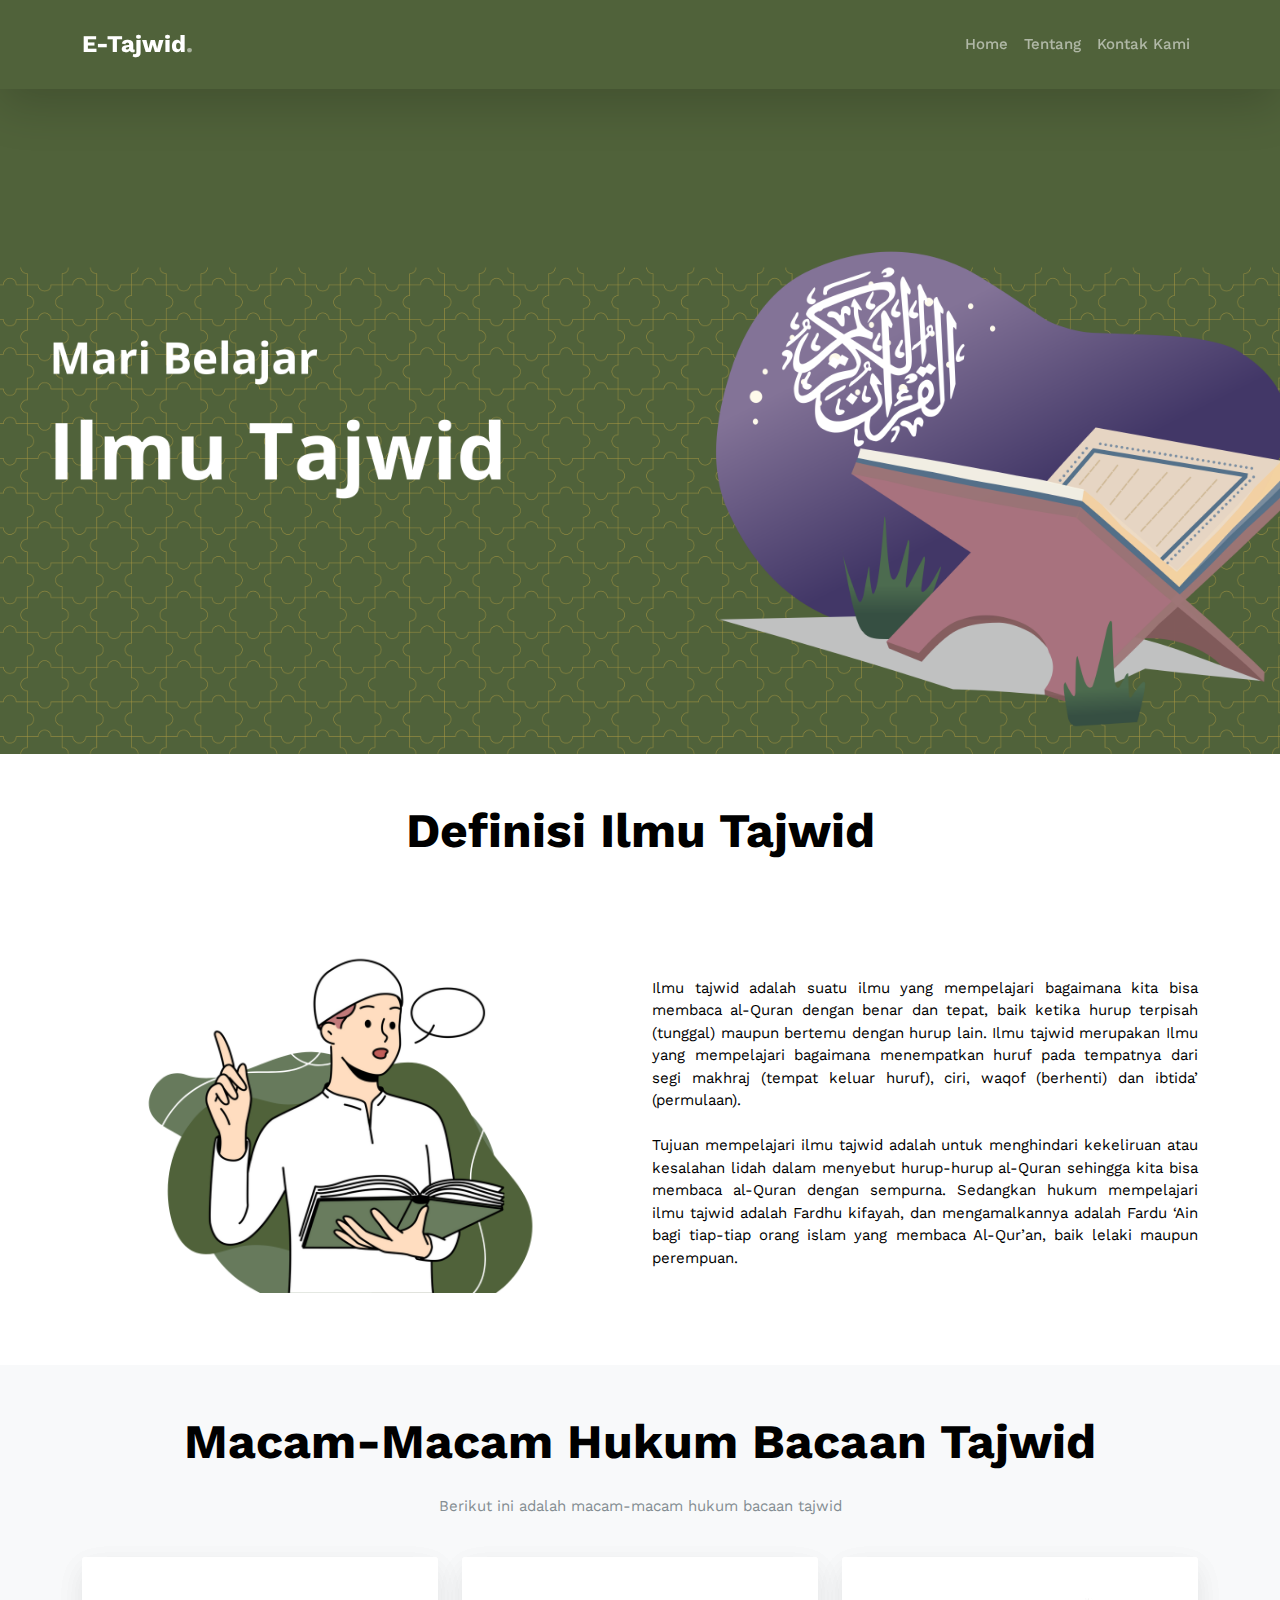
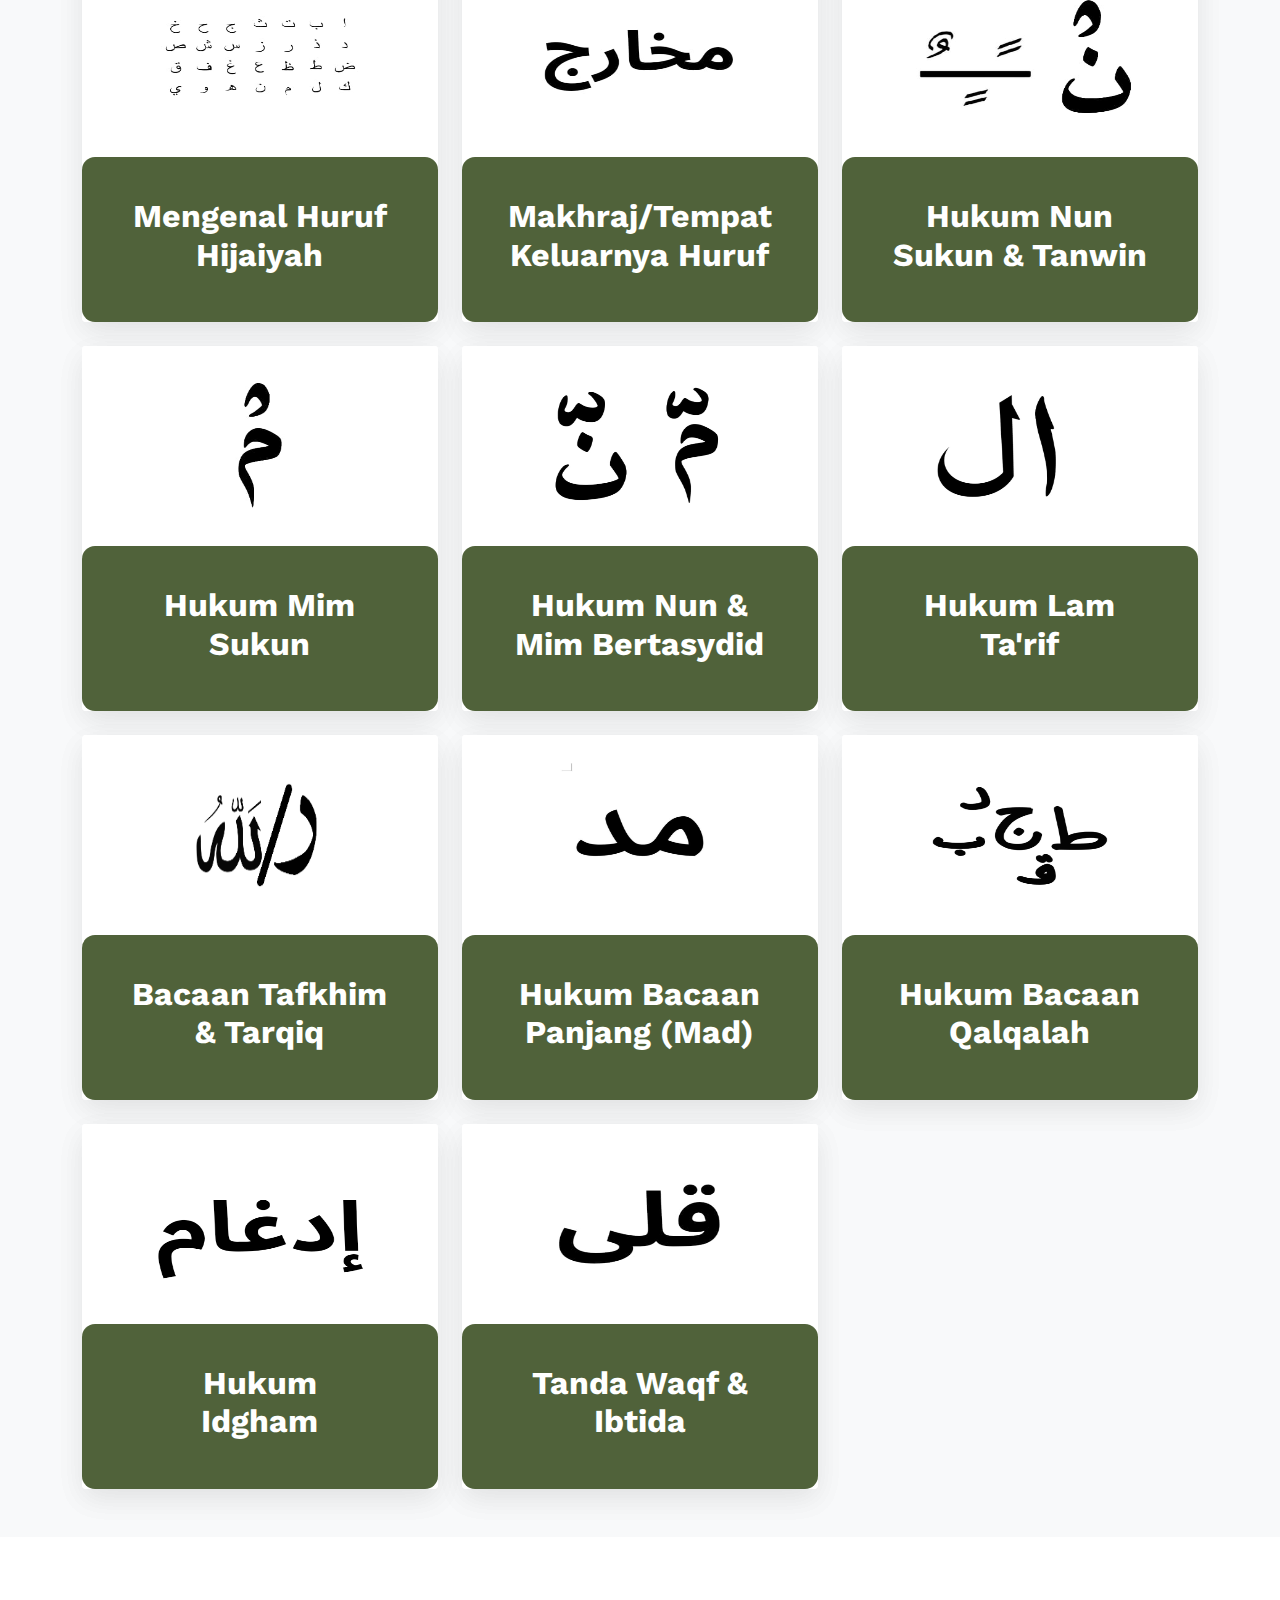
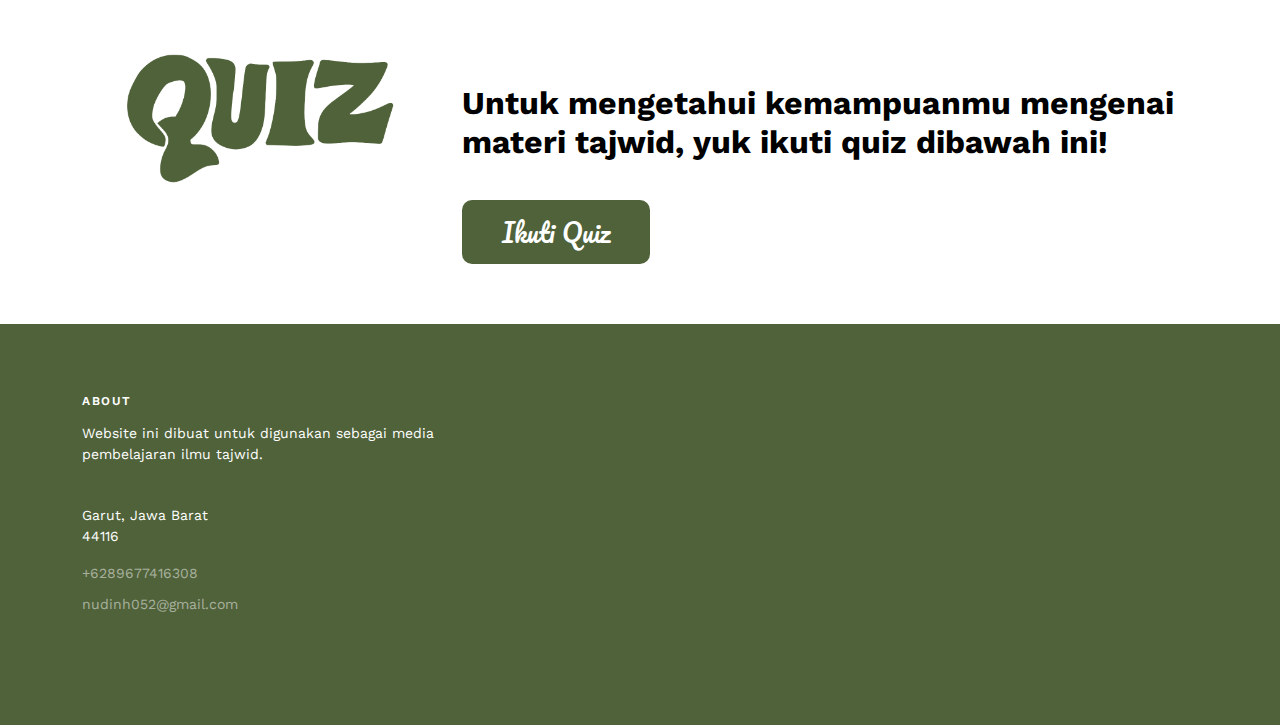
<file: index.html>
<!doctype html>
<html lang="en">
<head>
	<meta charset="utf-8">
	<meta name="viewport" content="width=device-width, initial-scale=1">
	<meta name="author" content="Untree.co">
	<link rel="shortcut icon" href="images/Logo.png">

	<meta name="description" content="" />
	<meta name="keywords" content="bootstrap, bootstrap5" />

	<link rel="preconnect" href="https://fonts.googleapis.com">
	<link rel="preconnect" href="https://fonts.gstatic.com" crossorigin>
	<link href="https://fonts.googleapis.com/css2?family=Work+Sans:wght@400;600;700&display=swap" rel="stylesheet">
	<link rel="preconnect" href="https://fonts.googleapis.com">
<link rel="preconnect" href="https://fonts.gstatic.com" crossorigin>
<link href="https://fonts.googleapis.com/css2?family=Pacifico&display=swap" rel="stylesheet">


	<link rel="stylesheet" href="fonts/icomoon/style.css">
	<link rel="stylesheet" href="fonts/flaticon/font/flaticon.css">

	<link rel="stylesheet" href="https://cdn.jsdelivr.net/npm/bootstrap-icons@1.8.1/font/bootstrap-icons.css">

	<link rel="stylesheet" href="css/tiny-slider.css">
	<link rel="stylesheet" href="css/aos.css">
	<link rel="stylesheet" href="css/glightbox.min.css">
	<link rel="stylesheet" href="css/style.css">

	<link rel="stylesheet" href="css/flatpickr.min.css">


	<title>E-Tajwid &mdash; Belajar Ngaji Yuk</title>
</head>
<body>

	<div class="site-mobile-menu site-navbar-target">
		<div class="site-mobile-menu-header">
			<div class="site-mobile-menu-close">
				<span class="icofont-close js-menu-toggle"></span>
			</div>
		</div>
		<div class="site-mobile-menu-body"></div>
	</div>



	<nav
	class="navbar navbar-expand-lg navbar-dark shadow-lg fixed-top"
  >
	<div class="container">
		<a href="index.html" class="logo m-0 float-start" >E-Tajwid<span class="text-black">.</span></a>
	  <button
		class="navbar-toggler"
		type="button"
		data-bs-toggle="collapse"
		data-bs-target="#navbarText"
		aria-controls="navbarText"
		aria-expanded="false"
		aria-label="Toggle navigation"
	  >
		<span class="navbar-toggler-icon"></span>
	  </button>
	  <div class="collapse navbar-collapse text-right text-black" id="navbarText">
		<ul class="navbar-nav ms-auto mb-2 mb-lg-0 text-black">
		  <li class="nav-item text-black">
			<a class="nav-link" href="index.html">Home</a>
		  </li>
		  
		  <li class="nav-item">
			<a class="nav-link" href="about.html">Tentang</a>
		  </li>
		  
		  <li class="nav-item">
			<a class="nav-link" href="contact.html">Kontak Kami</a>
		  </li>
		</ul>
	  </div>
	</div>
  </nav>
  <!-- banner -->
  <div class="container-fluid banner">
	<div class="container text-left">
	  <!-- <h6 class="display-6">Mari Belajar</h6>
	  <h5 class="display-1">Ilmu Tajwid</h5> -->
	</div>
  </div>

	<div class="container-xxl py-5">
        <div class="container">
			<h1 class="display-5 mb-4 text-black text-center">Definisi Ilmu Tajwid</h1>
            <div class="row g-4 align-items-end mb-4">
                <div class="col-lg-6 wow fadeInUp" data-wow-delay="0.1s">
                    <img class="img-fluid rounded" src="images/Definisi 4.png">
                </div>
                <div class="col-lg-6 wow fadeInUp" data-wow-delay="0.3s">
                    <p class="mb-4 text-black justify-content-center" align="justify">
					Ilmu tajwid adalah suatu ilmu yang mempelajari bagaimana kita bisa membaca al-Quran dengan benar dan tepat, baik ketika hurup terpisah (tunggal) maupun bertemu dengan hurup lain. Ilmu tajwid merupakan Ilmu  yang  mempelajari  bagaimana  menempatkan  huruf  pada  tempatnya  dari  segi  makhraj (tempat  keluar  huruf),  ciri,  waqof (berhenti) dan ibtida’ (permulaan).
                    <br>
                    <br>
					Tujuan mempelajari ilmu tajwid adalah untuk menghindari kekeliruan atau kesalahan lidah dalam menyebut hurup-hurup al-Quran sehingga kita bisa membaca al-Quran dengan sempurna. Sedangkan hukum mempelajari ilmu tajwid adalah Fardhu kifayah, dan mengamalkannya adalah Fardu ‘Ain bagi tiap-tiap orang islam yang membaca Al-Qur’an, baik lelaki maupun perempuan.
                    </p>
                    </div>
                </div>
            </div>
        </div>
    </div>
	<div class="container-fluid pt-5 pb-5 bg-light">
		<div class="container text-center">
		  <h2 class="display-5 mb-4 text-black text-center">Macam-Macam Hukum Bacaan Tajwid</h2>
		  <p>
			Berikut ini adalah macam-macam hukum bacaan tajwid
		  </p>
		  <div class="row pt-4 gx-4 gy-4">
			<div class="col-md-4">
				<div class="card crop-img">
				  <a href="hijaiyah.html" class="card d-block">
				  <img
					src="./images/hijaiyah1.jpg"
					class="card-img-top"
					width="200"
					height="200"
				  />
				  <div class="card-body">
					<h2 class="card-title">Mengenal Huruf Hijaiyah </h2>
					
				  </div>
			  </a>
				</div>
			  </div>
			<div class="col-md-4">
				<div class="card crop-img">
				  <a href="Makhraj.html" class="card d-block">
				  <img
					src="./images/Makhraj.jpg"
					class="card-img-top"
					width="200"
					height="200"
				  />
				  <div class="card-body">
					<h2 class="card-title">Makhraj/Tempat Keluarnya Huruf</h2>
					
				  </div>
			  </a>
				</div>
			  </div>
			<div class="col-md-4">
			  <div class="card crop-img">
				<a href="Nun Sukun.html" class="card d-block">
				<img
				  src="./images/Nun Sukun dan tanwin.jpeg"
				  class="card-img-top"
				  width="200"
				  height="200"
				/>
				<div class="card-body">
				  <h2 class="card-title">Hukum Nun Sukun & Tanwin</h2>
				  
				</div>
			</a>
			  </div>
			</div>
  
			<div class="col-md-4">
			  <div class="card crop-img">
				<a href="Mim Sukun.html" class="card d-block">
				<img
				  src="./images/Mim mati.jpeg"
				  class="card-img-top"
				  width="200"
				  height="200"
				/>
				<div class="card-body">
				  <h2 class="card-title">Hukum Mim Sukun</h2>
				  
				</div>
			</a>
			  </div>
			</div>
			<div class="col-md-4">
			  <div class="card crop-img">
				<a href="Gunnah.html" class="card d-block">
				<img
				  src="./images/Gunnah.jpeg"
				  class="card-img-top"
				  width="200"
				  height="200"
				/>
				<div class="card-body">
				  <h2 class="card-title">Hukum Nun & Mim Bertasydid</h2>
				  
				</div>
				</a>
			  </div>
			</div>
			<div class="col-md-4">
			  <div class="card crop-img">
				<a href="Lam Ta'rif.html" class="card d-block">
				<img
				  src="./images/Alif Lam.jpeg"
				  class="card-img-top"
				  width="200"
				  height="200"
				/>
				<div class="card-body">
				  <h2 class="card-title">Hukum Lam Ta'rif</h2>
				  
				</div>
				</a>
			  </div>
			</div>
			<div class="col-md-4">
			  <div class="card crop-img">
				<a href="Lam Jalalah.html" class="card d-block">
				<img
				  src="./images/lam ra.png"
				  width="200"
				  height="200"
				/>
				<div class="card-body">
				  <h2 class="card-title">Bacaan Tafkhim & Tarqiq</h2>
				</div>
				</a>
			  </div>
			</div>
			<div class="col-md-4">
			  <div class="card crop-img">
				<a href="Mad.html" class="card d-block">
				<img
				  src="./images/Mad.jpeg"
				  class="card-img-top"
				  width="200"
				  height="200"
				/>
				<div class="card-body">
				  <h2 class="card-title">Hukum Bacaan Panjang (Mad)</h2>
				 
				</div>
				</a>
			  </div>
			</div>
			<div class="col-md-4">
				<div class="card crop-img">
				  <a href="Qalqalah.html" class="card d-block">
				  <img
					src="./images/Qalqalah.jpeg"
					class="card-img-top"
					width="200"
					height="200"
				  />
				  <div class="card-body">
					<h2 class="card-title">Hukum Bacaan Qalqalah </h2>
					
				  </div>
			  </a>
				</div>
			  </div>
			  <div class="col-md-4">
				<div class="card crop-img">
				  <a href="Idgham.html" class="card d-block">
				  <img
					src="./images/Idgham.png"
					class="card-img-top"
					width="200"
					height="200"
				  />
				  <div class="card-body">
					<h2 class="card-title">Hukum <br>Idgham</h2>
					
				  </div>
			  </a>
				</div>
			  </div>
	
			  <div class="col-md-4">
				<div class="card crop-img">
				  <a href="Bacaan Ra.html" class="card d-block">
				  <img
					src="./images/waqaf2.jpg"
					class="card-img-top"
					width="200"
					height="200"
				  />
				  <div class="card-body">
					<h2 class="card-title">Tanda Waqf & Ibtida</h2>
					
				  </div>
			  </a>
				</div>
			  </div>
		  </div>
		</div>
	  </div>

	  <div class="container-xxl py-5">
        <div class="container">
			
            <div class="row g-4 align-items-end mb-4">
                <div class="col-lg-4 wow fadeInUp" data-wow-delay="0.1s">
                    <img class="img-fluid rounded" src="images/quiz.png">
                </div>
                <div class="col-lg-8 wow fadeInUp" data-wow-delay="0.3s">
                    <h2 class="text-black">Untuk mengetahui kemampuanmu mengenai materi tajwid, yuk ikuti quiz dibawah ini!</h2>
					<br>
					<br>
					<a href="https://quizizz.com/join/quiz/660125976135f8e9b657a6ed/start?studentShare=true" class="tombol-aktif animasi biru">Ikuti Quiz</a>
                    </div>
                </div>
            </div>
        </div>
    </div>

<div class="site-footer">
	<div class="container">
		<div class="row">
			<div class="col-lg-4">
				<div class="widget">
					<h3>About</h3>
					<p>Website ini dibuat untuk digunakan sebagai media pembelajaran ilmu tajwid.</p>
				</div> <!-- /.widget -->
				<div class="widget">
					<address>Garut, Jawa Barat <br> 44116</address>
					<ul class="list-unstyled links">
						<li><a href="tel://11234567890">+6289677416308</a></li>
						<li><a href="mailto:info@mydomain.com">nudinh052@gmail.com</a></li>
					</ul>
				</div> <!-- /.widget -->
			</div> <!-- /.col-lg-4 -->
			


    <script src="js/bootstrap.bundle.min.js"></script>
    <script src="js/tiny-slider.js"></script>

    <script src="js/flatpickr.min.js"></script>


    <script src="js/aos.js"></script>
    <script src="js/glightbox.min.js"></script>
    <script src="js/navbar.js"></script>
    <script src="js/counter.js"></script>
    <script src="js/custom.js"></script>
  </body>
  </html>
</file>
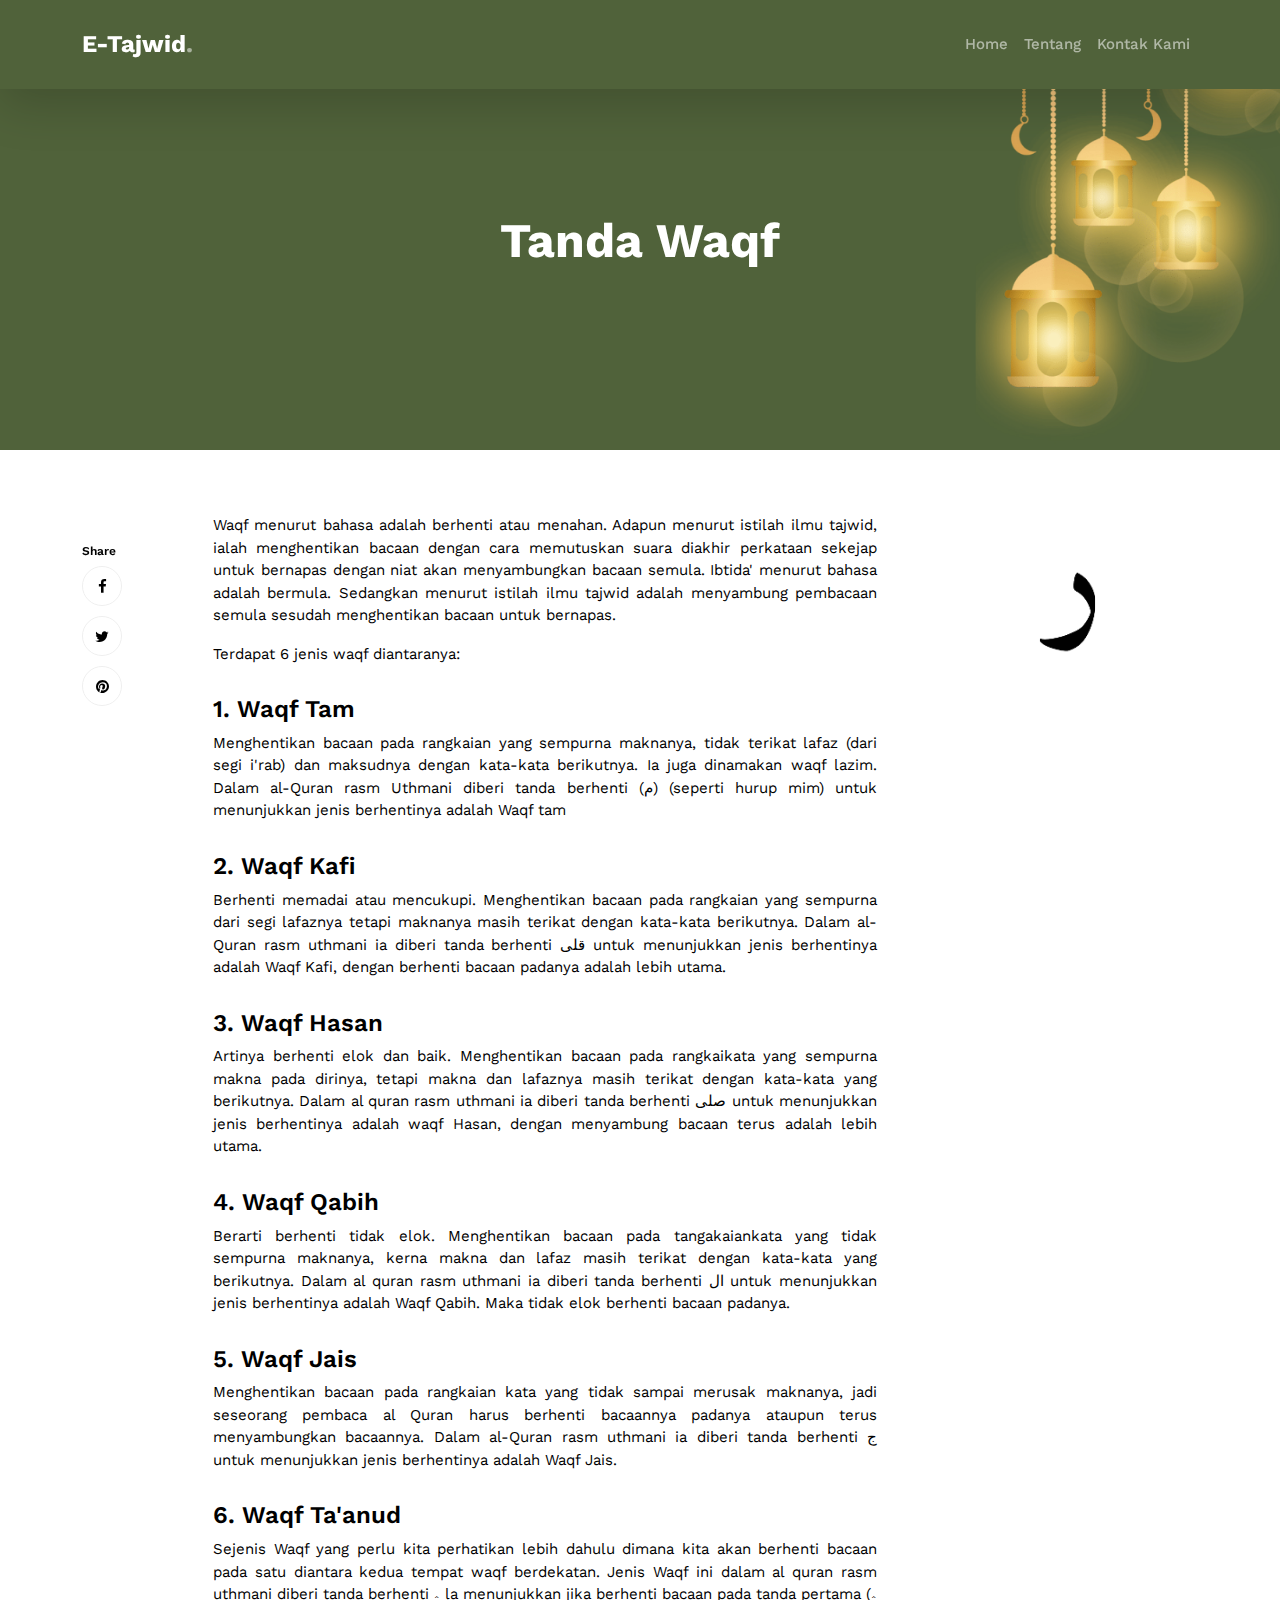
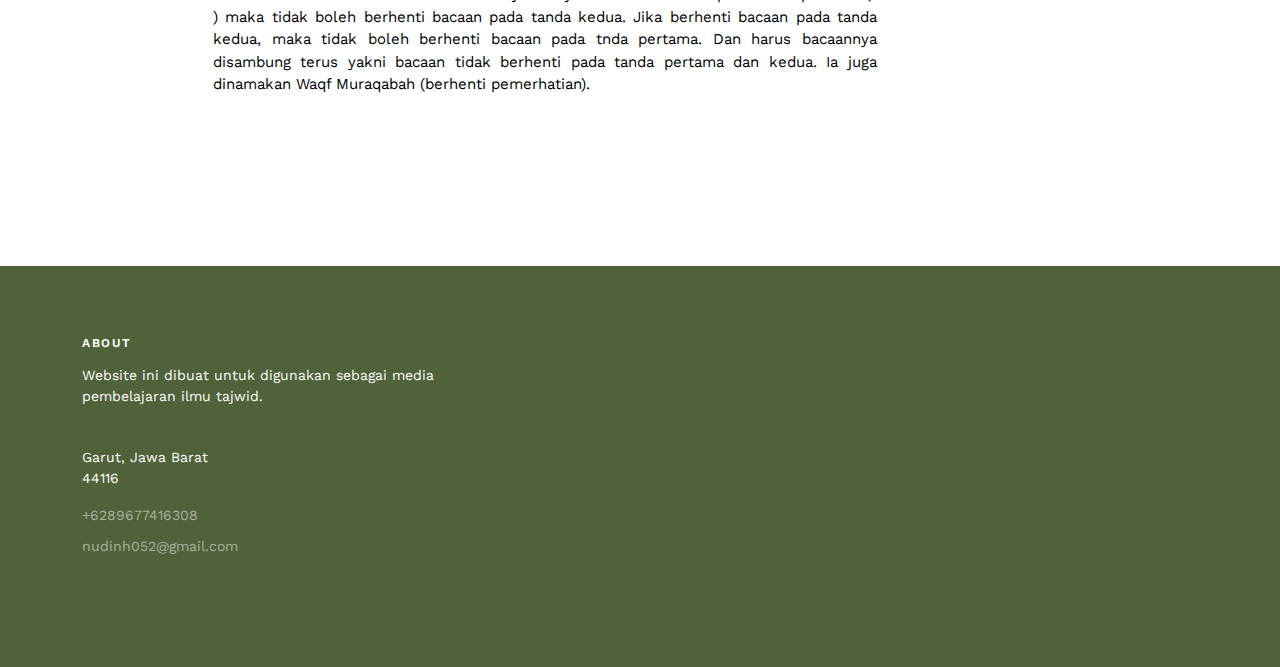
<file: Bacaan Ra.html>
<!doctype html>
<html lang="en">
<head>
  <meta charset="utf-8">
  <meta name="viewport" content="width=device-width, initial-scale=1">
  <meta name="author" content="Untree.co">
  <link rel="shortcut icon" href="images/Logo.png">

  <meta name="description" content="" />
  <meta name="keywords" content="bootstrap, bootstrap5" />

  <link rel="preconnect" href="https://fonts.googleapis.com">
  <link rel="preconnect" href="https://fonts.gstatic.com" crossorigin>
  <link href="https://fonts.googleapis.com/css2?family=Work+Sans:wght@400;600;700&display=swap" rel="stylesheet">


  <link rel="stylesheet" href="fonts/icomoon/style.css">
  <link rel="stylesheet" href="fonts/flaticon/font/flaticon.css">

  <link rel="stylesheet" href="https://cdn.jsdelivr.net/npm/bootstrap-icons@1.8.1/font/bootstrap-icons.css">

  <link rel="stylesheet" href="css/tiny-slider.css">
  <link rel="stylesheet" href="css/aos.css">
  <link rel="stylesheet" href="css/glightbox.min.css">
  <link rel="stylesheet" href="css/style.css">

  <link rel="stylesheet" href="css/flatpickr.min.css">


  <title>Tanda Waqf</title>
</head>
<body>

  <div class="site-mobile-menu site-navbar-target">
    <div class="site-mobile-menu-header">
      <div class="site-mobile-menu-close">
        <span class="icofont-close js-menu-toggle"></span>
      </div>
    </div>
    <div class="site-mobile-menu-body"></div>
  </div>


  <nav
	class="navbar navbar-expand-lg navbar-dark shadow-lg fixed-top"
  >
	<div class="container">
		<a href="index.html" class="logo m-0 float-start" >E-Tajwid<span class="text-black">.</span></a>
	  <button
		class="navbar-toggler"
		type="button"
		data-bs-toggle="collapse"
		data-bs-target="#navbarText"
		aria-controls="navbarText"
		aria-expanded="false"
		aria-label="Toggle navigation"
	  >
		<span class="navbar-toggler-icon"></span>
	  </button>
	  <div class="collapse navbar-collapse text-right" id="navbarText">
		<ul class="navbar-nav ms-auto mb-2 mb-lg-0">
		  <li class="nav-item">
        <a class="nav-link" href="index.html">Home</a>
		  </li>
		  
		  <li class="nav-item">
			<a class="nav-link" href="about.html">Tentang</a>
		  </li>
		  
		  <li class="nav-item">
			<a class="nav-link" href="contact.html">Kontak Kami</a>
		  </li>
		</ul>
	  </div>
	</div>
  </nav>

  <div class="hero overlay inner-page">
    <img src="images/Page 2.png" alt="" class="img-fluid blob">
    <div class="container">
      <div class="row align-items-center justify-content-center text-center pt-5">
        <div class="col-lg-6">
          <h1 class="heading text-white mb-3" data-aos="fade-up" data-aos-delay="100">Tanda Waqf</h1>
        </div>
      </div>
    </div>
  </div>

  <div class="section">
    <div class="container article">
      <div class="row justify-content-center align-items-stretch">

        <article class="col-lg-8 order-lg-2 px-lg-5 text-black">
          <p align="justify">Waqf menurut bahasa adalah berhenti atau menahan. Adapun menurut istilah ilmu tajwid, ialah menghentikan bacaan dengan cara memutuskan suara diakhir perkataan sekejap untuk bernapas dengan niat akan menyambungkan bacaan semula. Ibtida' menurut bahasa adalah bermula. Sedangkan menurut istilah ilmu tajwid adalah menyambung pembacaan semula sesudah menghentikan bacaan untuk bernapas.</p>
          
          <p align="justify">Terdapat 6 jenis waqf diantaranya: </p>
          <h4>1.	Waqf Tam </h4> 
          <p align="justify"> Menghentikan bacaan pada rangkaian yang sempurna maknanya, tidak terikat lafaz (dari segi i'rab) dan maksudnya dengan kata-kata berikutnya. Ia juga dinamakan waqf lazim. Dalam al-Quran rasm Uthmani diberi tanda berhenti (م) (seperti hurup mim) untuk menunjukkan jenis berhentinya adalah Waqf tam</p>
          <h4>2.	Waqf Kafi</h4>
          <p align="justify">Berhenti memadai atau mencukupi. Menghentikan bacaan pada rangkaian yang sempurna dari segi lafaznya tetapi maknanya masih terikat dengan kata-kata berikutnya. Dalam al-Quran rasm uthmani ia diberi tanda berhenti قلى untuk menunjukkan jenis berhentinya adalah Waqf Kafi, dengan berhenti bacaan padanya adalah lebih utama.</p>
            
          <h4>3.	Waqf Hasan</h4>
          <p align="justify">Artinya berhenti elok dan baik. Menghentikan bacaan pada rangkaikata yang sempurna makna pada dirinya, tetapi makna dan lafaznya masih terikat dengan kata-kata yang berikutnya. Dalam al quran rasm uthmani ia diberi tanda berhenti صلى untuk menunjukkan jenis berhentinya adalah waqf Hasan, dengan menyambung bacaan terus adalah lebih utama.
            </p>
            <h4>4.	Waqf Qabih</h4>
          <p align="justify">Berarti berhenti tidak elok. Menghentikan bacaan pada tangakaiankata yang tidak sempurna maknanya, kerna makna dan lafaz masih terikat dengan kata-kata yang berikutnya. Dalam al quran rasm uthmani ia diberi tanda berhenti ال untuk menunjukkan jenis berhentinya adalah Waqf Qabih. Maka tidak elok berhenti bacaan padanya.
            </p>
            <h4>5. Waqf Jais</h4>
          <p align="justify">Menghentikan bacaan pada rangkaian kata yang tidak sampai merusak maknanya, jadi seseorang pembaca al Quran harus berhenti bacaannya padanya ataupun terus menyambungkan bacaannya. Dalam al-Quran rasm uthmani ia diberi tanda berhenti ج untuk menunjukkan jenis berhentinya adalah Waqf Jais.
            </p>
            <h4>6.	Waqf Ta'anud</h4>
            <p align="justify">Sejenis Waqf yang perlu kita perhatikan lebih dahulu dimana kita akan berhenti bacaan pada satu diantara kedua tempat waqf berdekatan. Jenis Waqf ini dalam al quran rasm uthmani diberi tanda berhenti ؞ la menunjukkan jika berhenti bacaan pada tanda pertama (؞ ) maka tidak boleh berhenti bacaan pada tanda kedua. Jika berhenti bacaan pada tanda kedua, maka tidak boleh berhenti bacaan pada tnda pertama. Dan harus bacaannya disambung terus yakni bacaan tidak berhenti pada tanda pertama dan kedua. Ia juga dinamakan Waqf Muraqabah (berhenti pemerhatian).
              </p>




        </article>

        <div class="col-md-12 col-lg-1 order-lg-1">
          <div class="share sticky-top">
            <h3>Share</h3>
            <ul class="list-unstyled share-article">
              <li><a href="#"><span class="icon-facebook"></span></a></li>
              <li><a href="#"><span class="icon-twitter"></span></a></li>
              <li><a href="#"><span class="icon-pinterest"></span></a></li>
            </ul>
          </div>
        </div>
        <div class="col-lg-3 mb-5 mb-lg-0 order-lg-3">

          <div class="mb-4">
            <a href="https://vimeo.com/342333493" class="video-wrap glightbox">
              
              <img src="images/Ra.png" alt="Image" class="img-fluid rounded">
            </a>
          </div> 
        </div>
      </div>
    </div>
  </div> 


  <div class="site-footer">
    <div class="container">
      <div class="row">
        <div class="col-lg-4">
          <div class="widget">
            <h3>About</h3>
            <p>Website ini dibuat untuk digunakan sebagai media pembelajaran ilmu tajwid.</p>
				</div> <!-- /.widget -->
				<div class="widget">
					<address>Garut, Jawa Barat <br> 44116</address>
					<ul class="list-unstyled links">
						<li><a href="tel://11234567890">+6289677416308</a></li>
						<li><a href="mailto:info@mydomain.com">nudinh052@gmail.com</a></li>
            </ul>
          </div> <!-- /.widget -->
        </div> <!-- /.col-lg-4 -->
        


    <script src="js/bootstrap.bundle.min.js"></script>
    <script src="js/tiny-slider.js"></script>

    <script src="js/flatpickr.min.js"></script>


    <script src="js/aos.js"></script>
    <script src="js/glightbox.min.js"></script>
    <script src="js/navbar.js"></script>
    <script src="js/counter.js"></script>
    <script src="js/custom.js"></script>

  </body>
  </html>
</file>
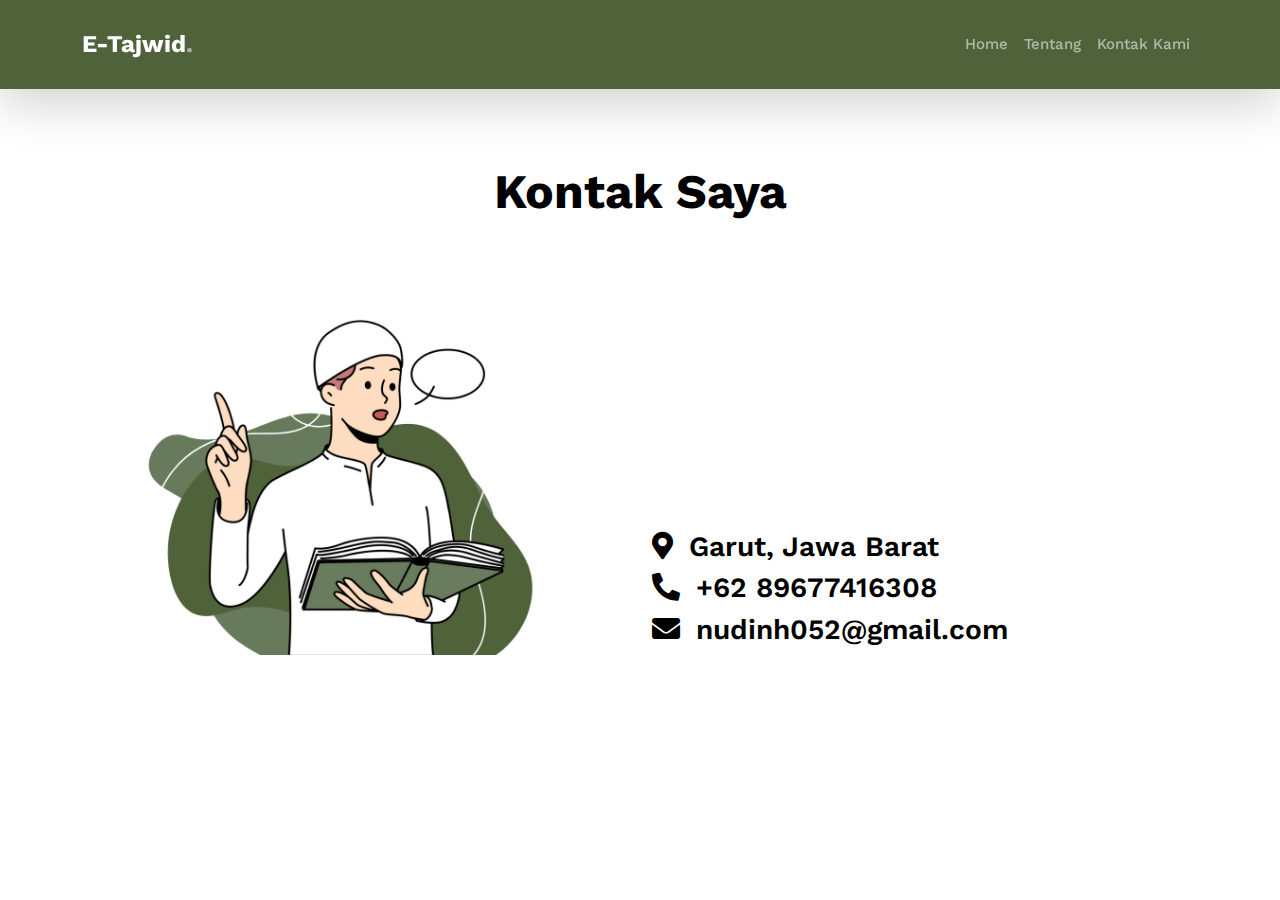
<file: contact.html>
<!doctype html>
<html lang="en">
<head>
	<meta charset="utf-8">
	<meta name="viewport" content="width=device-width, initial-scale=1">
	<meta name="author" content="Untree.co">
	<link rel="shortcut icon" href="images/Logo.png">

	<meta name="description" content="" />
	<meta name="keywords" content="bootstrap, bootstrap5" />

	<link rel="preconnect" href="https://fonts.googleapis.com">
	<link rel="preconnect" href="https://fonts.gstatic.com" crossorigin>
	<link href="https://fonts.googleapis.com/css2?family=Work+Sans:wght@400;600;700&display=swap" rel="stylesheet">


	<link rel="stylesheet" href="fonts/icomoon/style.css">
	<link rel="stylesheet" href="fonts/flaticon/font/flaticon.css">
    <link href="https://cdnjs.cloudflare.com/ajax/libs/font-awesome/5.10.0/css/all.min.css" rel="stylesheet">
    <link href="https://cdn.jsdelivr.net/npm/bootstrap-icons@1.4.1/font/bootstrap-icons.css" rel="stylesheet">

	<link rel="stylesheet" href="https://cdn.jsdelivr.net/npm/bootstrap-icons@1.8.1/font/bootstrap-icons.css">

	<link rel="stylesheet" href="css/tiny-slider.css">
	<link rel="stylesheet" href="css/aos.css">
	<link rel="stylesheet" href="css/glightbox.min.css">
	<link rel="stylesheet" href="css/style.css">
    <link href="img/favicon.ico" rel="icon">

	<link rel="stylesheet" href="css/flatpickr.min.css">


	<title>E-Tajwid &mdash; Belajar Ngaji Yuk</title>
</head>
<body>

	<div class="site-mobile-menu site-navbar-target">
		<div class="site-mobile-menu-header">
			<div class="site-mobile-menu-close">
				<span class="icofont-close js-menu-toggle"></span>
			</div>
		</div>
		<div class="site-mobile-menu-body"></div>
	</div>



	<nav
	class="navbar navbar-expand-lg navbar-dark shadow-lg fixed-top"
  >
	<div class="container">
		<a href="index.html" class="logo m-0 float-start" >E-Tajwid<span class="text-black">.</span></a>
	  <button
		class="navbar-toggler"
		type="button"
		data-bs-toggle="collapse"
		data-bs-target="#navbarText"
		aria-controls="navbarText"
		aria-expanded="false"
		aria-label="Toggle navigation"
	  >
		<span class="navbar-toggler-icon"></span>
	  </button>
	  <div class="collapse navbar-collapse text-right" id="navbarText">
		<ul class="navbar-nav ms-auto mb-2 mb-lg-0">
		  <li class="nav-item">
			<a class="nav-link" href="index.html">Home</a>
		  </li>
		  
		  <li class="nav-item">
			<a class="nav-link" href="#tentang">Tentang</a>
		  </li>
		  
		  <li class="nav-item">
			<a class="nav-link" href="contact.html">Kontak Kami</a>
		  </li>
		</ul>
	  </div>
	</div>
  </nav>
</div>

  <div class="container-xxl py-5">
    <div class="container">
        <h1 class="display-5 mb-4 text-black text-center">
        <br>
       
        
        <br>Kontak Saya</h1>
        <div class="row g-4 align-items-end mb-4">
            <div class="col-lg-6 justify-content-center" data-wow-delay="0.1s">
                <img class="img-fluid rounded" src="images/Definisi 4.png">
            </div>
            <div class="col-lg-6 wow fadeInUp" data-wow-delay="0.3s">
                <p class="mb-4 text-black justify-content-center">
                    <h3 class="mb-2 text-black" align="left" ><i class="fa fa-map-marker-alt me-3"></i>Garut, Jawa Barat</h3>
                    <h3 class="mb-2 text-black" align="left"><i class="fa fa-phone-alt me-3"></i>+62 89677416308</h3>
                    <h3 class="mb-2 text-black" align="left"><i class="fa fa-envelope me-3"></i>nudinh052@gmail.com</h3>
                   
        </div>
    </div>
</div>
</file>
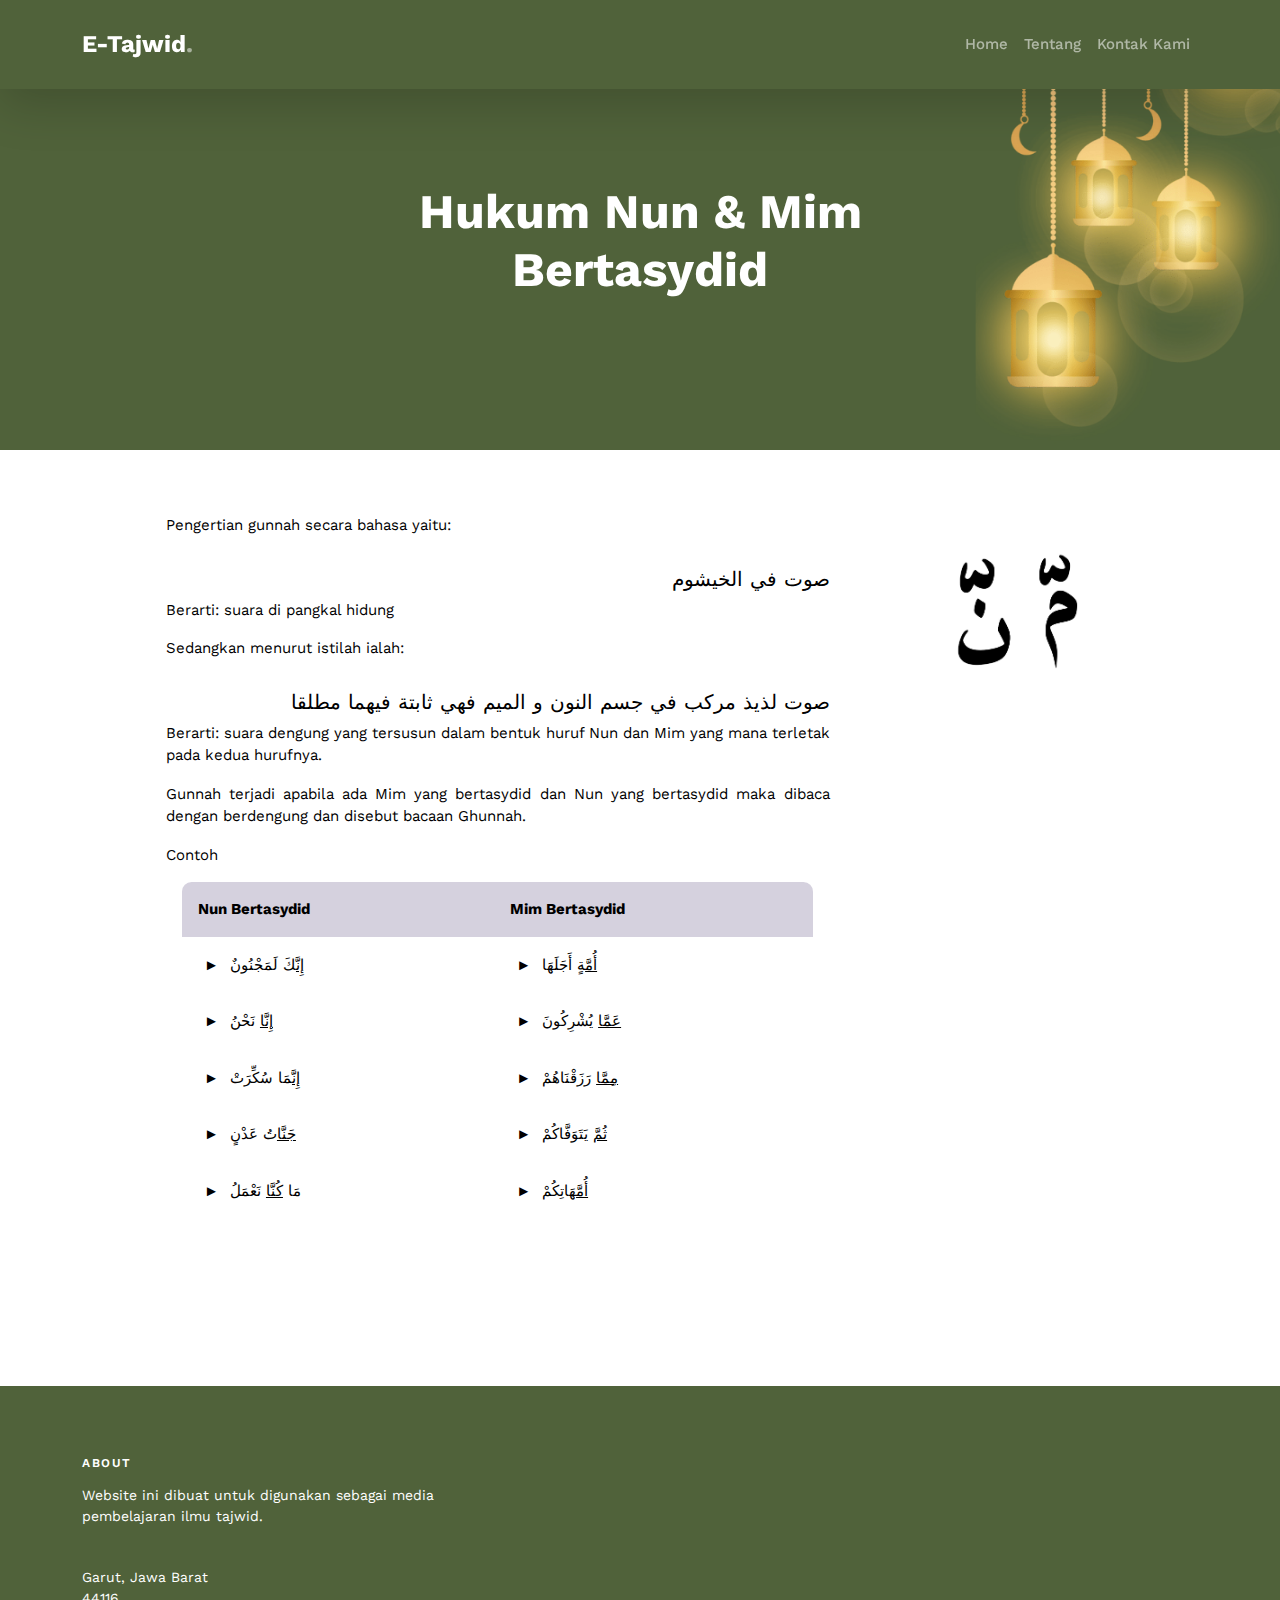
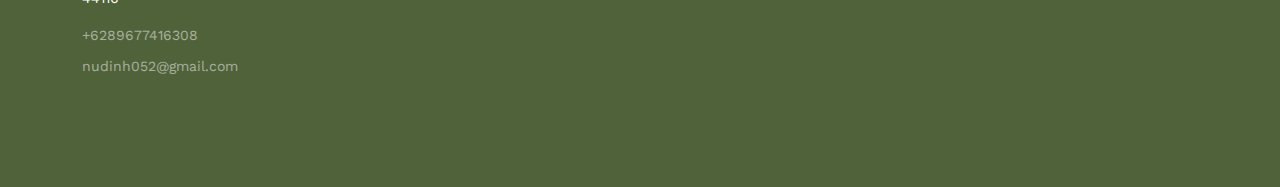
<file: Gunnah.html>
<!doctype html>
<html lang="en">
<head>
  <meta charset="utf-8">
  <meta name="viewport" content="width=device-width, initial-scale=1">
  <meta name="author" content="Untree.co">
  <link rel="shortcut icon" href="images/Logo.png">

  <meta name="description" content="" />
  <meta name="keywords" content="bootstrap, bootstrap5" />

  <link rel="preconnect" href="https://fonts.googleapis.com">
  <link rel="preconnect" href="https://fonts.gstatic.com" crossorigin>
  <link href="https://fonts.googleapis.com/css2?family=Work+Sans:wght@400;600;700&display=swap" rel="stylesheet">


  <link rel="stylesheet" href="fonts/icomoon/style.css">
  <link rel="stylesheet" href="fonts/flaticon/font/flaticon.css">

  <link rel="stylesheet" href="https://cdn.jsdelivr.net/npm/bootstrap-icons@1.8.1/font/bootstrap-icons.css">

  <link rel="stylesheet" href="css/tiny-slider.css">
  <link rel="stylesheet" href="css/aos.css">
  <link rel="stylesheet" href="css/glightbox.min.css">
  <link rel="stylesheet" href="css/style.css">

  <link rel="stylesheet" href="css/flatpickr.min.css">


  <title>Hukum Nun & Mim Bertasydid</title>
</head>
<body>

  <div class="site-mobile-menu site-navbar-target">
    <div class="site-mobile-menu-header">
      <div class="site-mobile-menu-close">
        <span class="icofont-close js-menu-toggle"></span>
      </div>
    </div>
    <div class="site-mobile-menu-body"></div>
  </div>


  <nav
	class="navbar navbar-expand-lg navbar-dark shadow-lg fixed-top"
  >
	<div class="container">
		<a href="index.html" class="logo m-0 float-start" >E-Tajwid<span class="text-black">.</span></a>
	  <button
		class="navbar-toggler"
		type="button"
		data-bs-toggle="collapse"
		data-bs-target="#navbarText"
		aria-controls="navbarText"
		aria-expanded="false"
		aria-label="Toggle navigation"
	  >
		<span class="navbar-toggler-icon"></span>
	  </button>
	  <div class="collapse navbar-collapse text-right" id="navbarText">
		<ul class="navbar-nav ms-auto mb-2 mb-lg-0">
		  <li class="nav-item">
        <a class="nav-link" href="index.html">Home</a>
		  </li>
		  
		  <li class="nav-item">
			<a class="nav-link" href="about.html">Tentang</a>
		  </li>
		  
		  <li class="nav-item">
			<a class="nav-link" href="contact.html">Kontak Kami</a>
		  </li>
		</ul>
	  </div>
	</div>
  </nav>

  <div class="hero overlay inner-page">
    <img src="images/Page 2.png" alt="" class="img-fluid blob">
    <div class="container">
      <div class="row align-items-center justify-content-center text-center pt-5">
        <div class="col-lg-6">
          <h1 class="heading text-white mb-3" data-aos="fade-up" data-aos-delay="100">Hukum Nun & Mim Bertasydid</h1>
        </div>
      </div>
    </div>
  </div>

  <div class="section">
    <div class="container article">
      <div class="row justify-content-center align-items-stretch">

        <article class="col-lg-8 order-lg-2 px-lg-5 text-black">
          <p>Pengertian gunnah secara bahasa yaitu:</p>
          <h5 align="right">صوت في الخيشوم</h5>
          <p>Berarti: suara di pangkal hidung</p>
          <p>Sedangkan menurut istilah ialah:</p>
          <h5 align="right">صوت لذيذ مركب في جسم النون و الميم فهي ثابتة فيهما مطلقا</h5>
          <p align="justify">Berarti: suara dengung yang tersusun dalam bentuk huruf Nun dan Mim yang mana terletak pada kedua hurufnya.</p>
          <p align="justify">Gunnah terjadi apabila ada Mim yang bertasydid dan Nun yang bertasydid maka dibaca dengan berdengung dan disebut bacaan Ghunnah.</p>
          <p>Contoh</p>          
          <section class="table__body">
            <table>
                <thead>
                    <tr>
                        
                        <th> Nun Bertasydid </th>
                        <th> Mim Bertasydid </th>
                        
                    </tr>
                </thead>
                <tbody>
                    <tr>
                       
                        
                        <td><button id="play">&#9658</button>
                          <script>
                               let play = document.getElementById("play");
                                   function playMusic() {
                                    let audio = new Audio("innaka lamajnun.mp3");
                                    audio.play()
                                 }
                                 play.addEventListener("click", playMusic);
                          </script> <u>إِنَّ</u>كَ لَمَجْنُونٌ </td>
                        <td><button id="play1">&#9658</button>
                          <script>
                               let play1 = document.getElementById("play1");
                                   function playMusic1() {
                                    let audio = new Audio("ummatin ajalah.mp3");
                                    audio.play()
                                 }
                                 play1.addEventListener("click", playMusic1);
                          </script>  <u>أُمَّ</u>ةٍ أَجَلَهَا </td>
                        
                    </tr>
                    <tr>
                        
                        
                        <td><button id="play2">&#9658</button>
                          <script>
                               let play2 = document.getElementById("play2");
                                   function playMusic2() {
                                    let audio = new Audio("inna nahnu.mp3");
                                    audio.play()
                                 }
                                 play2.addEventListener("click", playMusic2);
                          </script> <u>إِنَّا</u> نَحْنُ </td>
                        <td><button id="play3">&#9658</button>
                          <script>
                               let play3 = document.getElementById("play3");
                                   function playMusic3() {
                                    let audio = new Audio("amma yusrikun.mp3");
                                    audio.play()
                                 }
                                 play3.addEventListener("click", playMusic3);
                          </script>  <u>عَمَّا</u> يُشْرِكُونَ </td>
                       
                    </tr>
                    <tr>
                        
                        
                        <td> <button id="play4">&#9658</button>
                          <script>
                               let play4 = document.getElementById("play4");
                                   function playMusic4() {
                                    let audio = new Audio("innama sukkiroc.mp3");
                                    audio.play()
                                 }
                                 play4.addEventListener("click", playMusic4);
                          </script>  <u>إِنَّ</u>مَا سُكِّرَتْ
                            </td>
                        <td> <button id="play5">&#9658</button>
                          <script>
                               let play5 = document.getElementById("play5");
                                   function playMusic5() {
                                    let audio = new Audio("mimma rojaknahum.mp3");
                                    audio.play()
                                 }
                                 play5.addEventListener("click", playMusic5);
                          </script> <u>مِمَّا</u> رَزَقْنَاهُمْ </td>
                        
                    </tr>
                    <tr>
                       
                        
                        <td> <button id="play6">&#9658</button>
                          <script>
                               let play6 = document.getElementById("play6");
                                   function playMusic6() {
                                    let audio = new Audio("jannati adni.mp3");
                                    audio.play()
                                 }
                                 play6.addEventListener("click", playMusic6);
                          </script>  <u>جَنَّا</u>تُ عَدْنٍ

                            </td>
                        <td> <button id="play7">&#9658</button>
                          <script>
                               let play7 = document.getElementById("play7");
                                   function playMusic7() {
                                    let audio = new Audio("summa yatawaffakum.mp3");
                                    audio.play()
                                 }
                                 play7.addEventListener("click", playMusic7);
                          </script> <u>ثُمَّ</u> يَتَوَفَّاكُمْ
                    
                    </tr>
                    <tr>
                        
                        
                        <td> <button id="play8">&#9658</button>
                          <script>
                               let play8 = document.getElementById("play8");
                                   function playMusic8() {
                                    let audio = new Audio("ma kunna namal.mp3");
                                    audio.play()
                                 }
                                 play8.addEventListener("click", playMusic8);
                          </script> مَا <u>كُنَّا</u> نَعْمَلُ </td>
                        <td> <button id="play9">&#9658</button>
                          <script>
                               let play9 = document.getElementById("play9");
                                   function playMusic9() {
                                    let audio = new Audio("ummahatikum.mp3");
                                    audio.play()
                                 }
                                 play9.addEventListener("click", playMusic9);
                          </script> <u>أُمَّ</u>هَاتِكُمْ </td>
                        
                    </tr>
                    
                    
                </tbody>
            </table>
        </section>
        </article>

        
        <div class="col-lg-3 mb-5 mb-lg-0 order-lg-3">

          <div class="mb-4">
            <a href="https://vimeo.com/342333493" class="video-wrap glightbox">
              
              <img src="images/Gunnah.jpeg" alt="Image" class="img-fluid rounded">
            </a>
          </div>  

        </div>
      </div>
    </div>
  </div>

  

  <div class="site-footer">
    <div class="container">
      <div class="row">
        <div class="col-lg-4">
          <div class="widget">
            <h3>About</h3>
            <p>Website ini dibuat untuk digunakan sebagai media pembelajaran ilmu tajwid.</p>
				</div> <!-- /.widget -->
				<div class="widget">
					<address>Garut, Jawa Barat <br> 44116</address>
					<ul class="list-unstyled links">
						<li><a href="tel://11234567890">+6289677416308</a></li>
						<li><a href="mailto:info@mydomain.com">nudinh052@gmail.com</a></li>
          </div> <!-- /.widget -->
        </div> <!-- /.col-lg-4 -->
        


    <script src="js/bootstrap.bundle.min.js"></script>
    <script src="js/tiny-slider.js"></script>

    <script src="js/flatpickr.min.js"></script>


    <script src="js/aos.js"></script>
    <script src="js/glightbox.min.js"></script>
    <script src="js/navbar.js"></script>
    <script src="js/counter.js"></script>
    <script src="js/custom.js"></script>

  </body>
  </html>
</file>
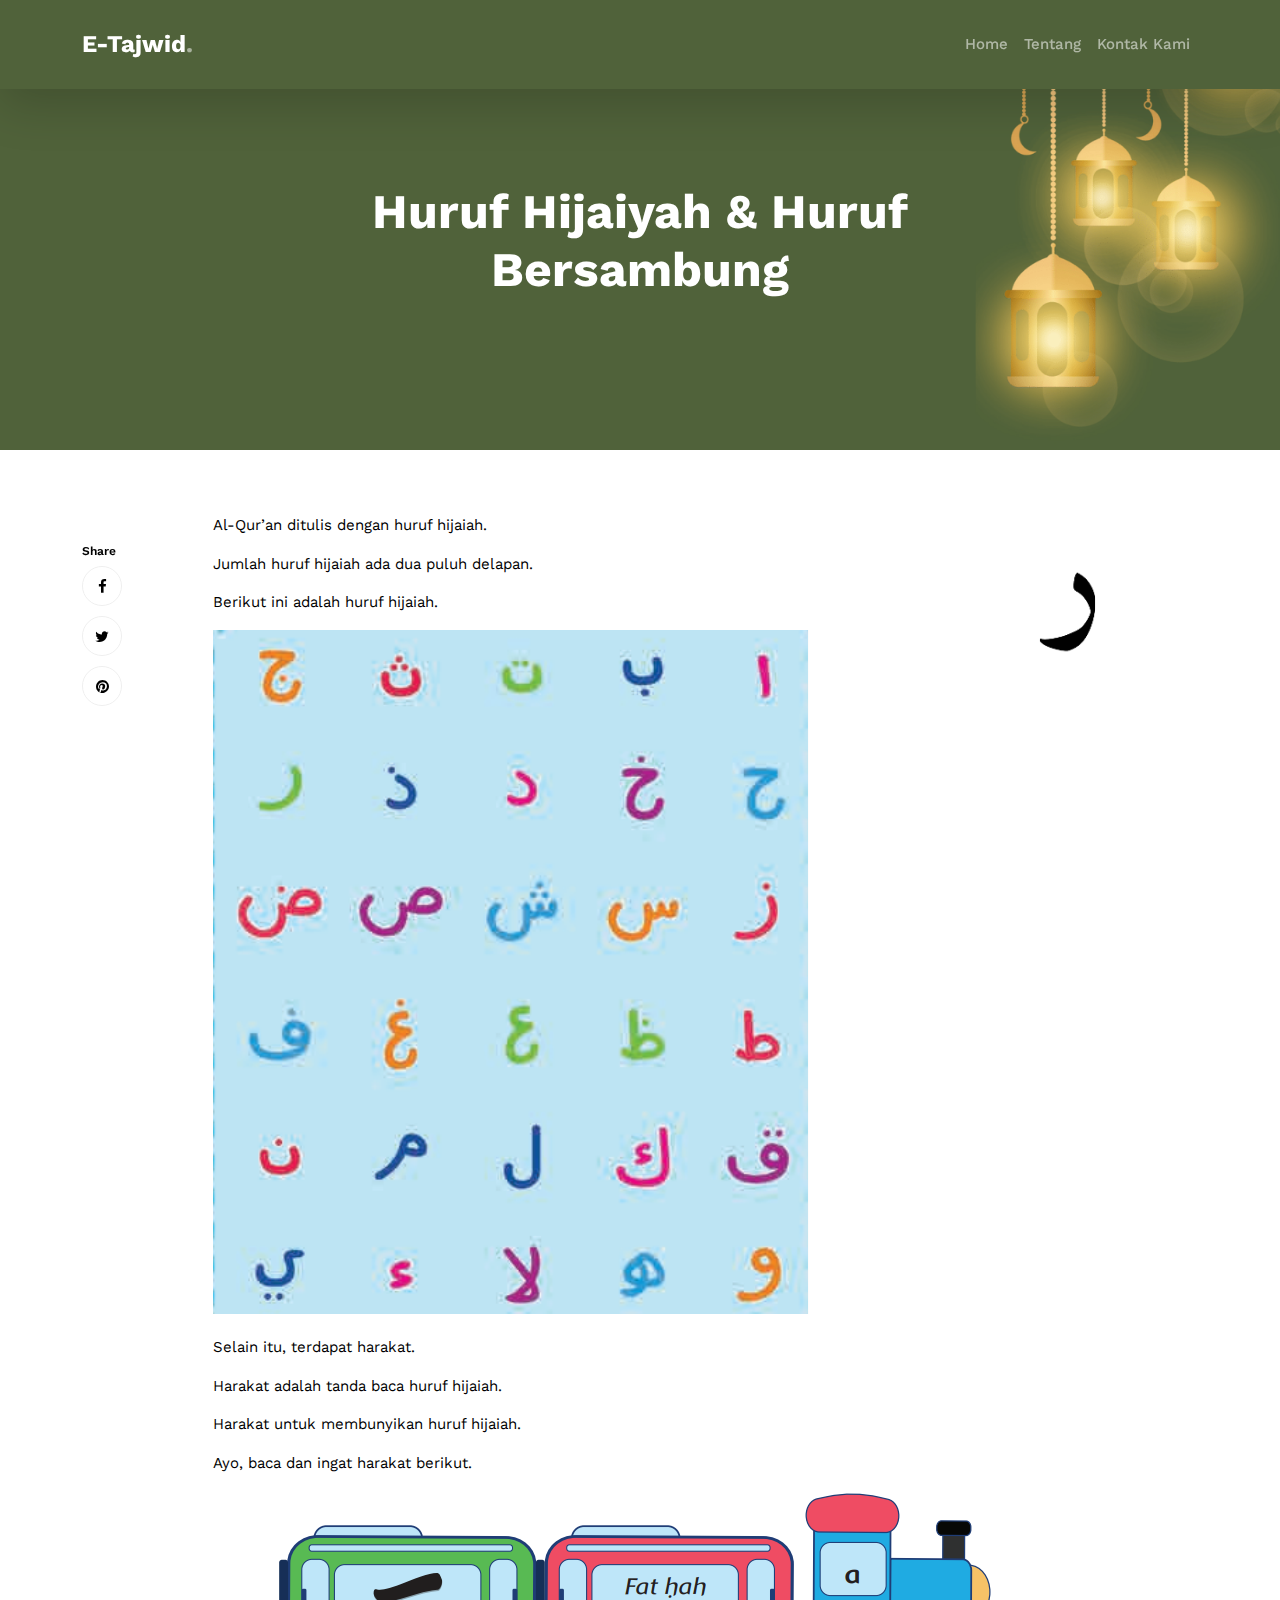
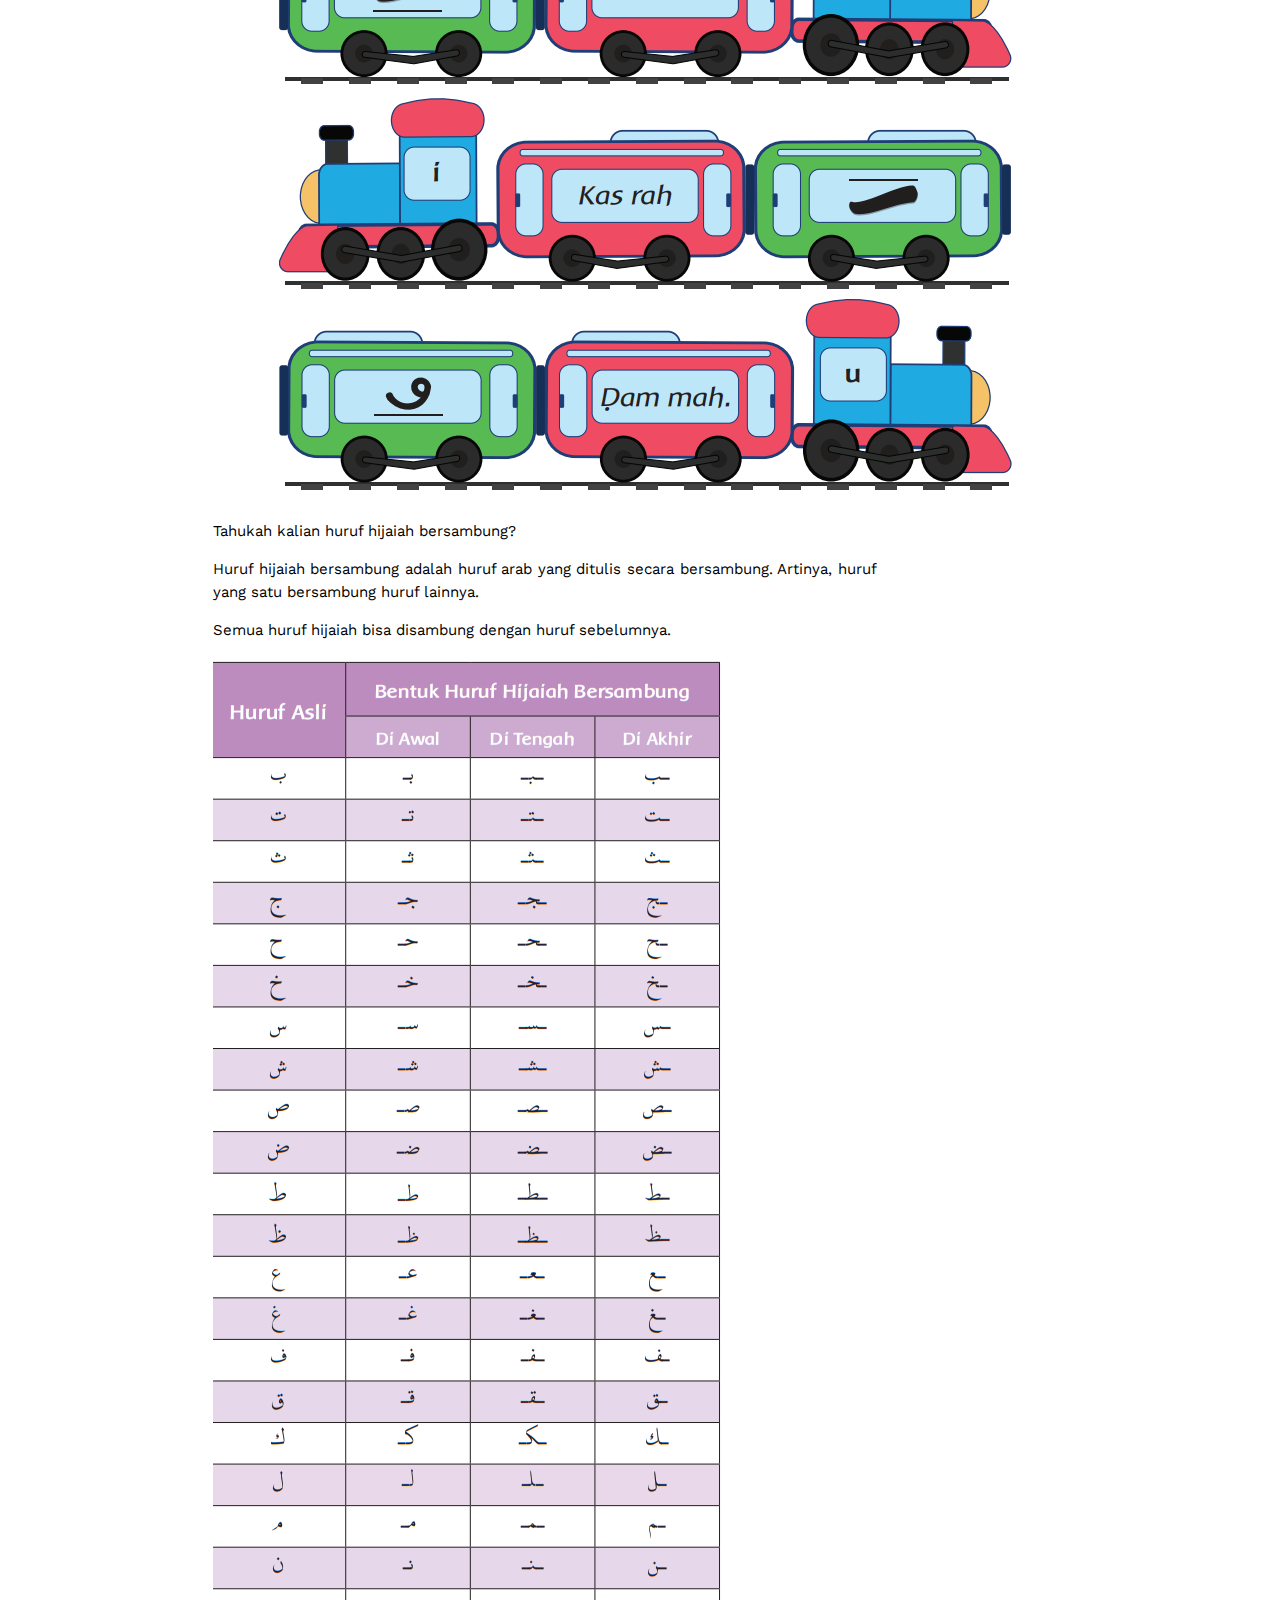
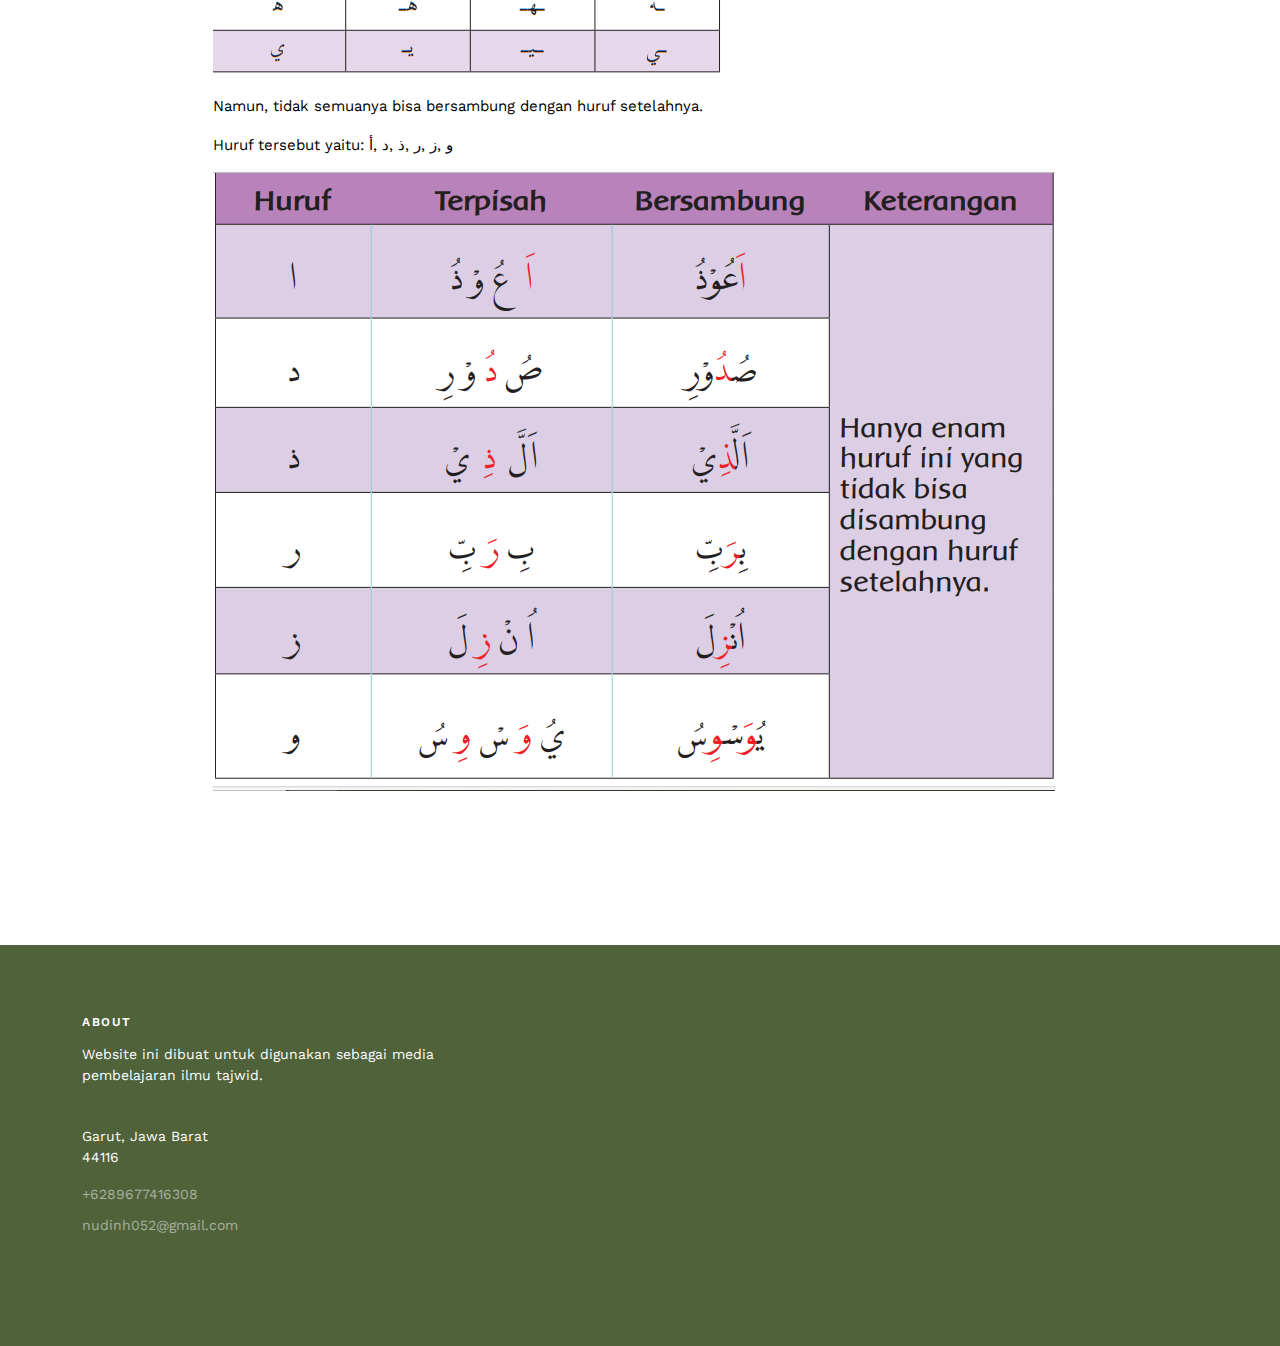
<file: hijaiyah.html>
<!doctype html>
<html lang="en">
<head>
  <meta charset="utf-8">
  <meta name="viewport" content="width=device-width, initial-scale=1">
  <meta name="author" content="Untree.co">
  <link rel="shortcut icon" href="images/Logo.png">

  <meta name="description" content="" />
  <meta name="keywords" content="bootstrap, bootstrap5" />

  <link rel="preconnect" href="https://fonts.googleapis.com">
  <link rel="preconnect" href="https://fonts.gstatic.com" crossorigin>
  <link href="https://fonts.googleapis.com/css2?family=Work+Sans:wght@400;600;700&display=swap" rel="stylesheet">


  <link rel="stylesheet" href="fonts/icomoon/style.css">
  <link rel="stylesheet" href="fonts/flaticon/font/flaticon.css">

  <link rel="stylesheet" href="https://cdn.jsdelivr.net/npm/bootstrap-icons@1.8.1/font/bootstrap-icons.css">

  <link rel="stylesheet" href="css/tiny-slider.css">
  <link rel="stylesheet" href="css/aos.css">
  <link rel="stylesheet" href="css/glightbox.min.css">
  <link rel="stylesheet" href="css/style.css">

  <link rel="stylesheet" href="css/flatpickr.min.css">


  <title>Mengenal Huruf Hiyaiyah</title>
</head>
<body>

  <div class="site-mobile-menu site-navbar-target">
    <div class="site-mobile-menu-header">
      <div class="site-mobile-menu-close">
        <span class="icofont-close js-menu-toggle"></span>
      </div>
    </div>
    <div class="site-mobile-menu-body"></div>
  </div>


  <nav
	class="navbar navbar-expand-lg navbar-dark shadow-lg fixed-top"
  >
	<div class="container">
		<a href="index.html" class="logo m-0 float-start" >E-Tajwid<span class="text-black">.</span></a>
	  <button
		class="navbar-toggler"
		type="button"
		data-bs-toggle="collapse"
		data-bs-target="#navbarText"
		aria-controls="navbarText"
		aria-expanded="false"
		aria-label="Toggle navigation"
	  >
		<span class="navbar-toggler-icon"></span>
	  </button>
	  <div class="collapse navbar-collapse text-right" id="navbarText">
		<ul class="navbar-nav ms-auto mb-2 mb-lg-0">
		  <li class="nav-item">
        <a class="nav-link" href="index.html">Home</a>
		  </li>
		  
		  <li class="nav-item">
			<a class="nav-link" href="about.html">Tentang</a>
		  </li>
		  
		  <li class="nav-item">
			<a class="nav-link" href="contact.html">Kontak Kami</a>
		  </li>
		</ul>
	  </div>
	</div>
  </nav>

  <div class="hero overlay inner-page">
    <img src="images/Page 2.png" alt="" class="img-fluid blob">
    <div class="container">
      <div class="row align-items-center justify-content-center text-center pt-5">
        <div class="col-lg-6">
          <h1 class="heading text-white mb-3" data-aos="fade-up" data-aos-delay="100">Huruf Hijaiyah & Huruf Bersambung</h1>
        </div>
      </div>
    </div>
  </div>

  <div class="section">
    <div class="container article">
      <div class="row justify-content-center align-items-stretch">

        <article class="col-lg-8 order-lg-2 px-lg-5 text-black">
          <p align="justify">Al-Qur’an ditulis dengan huruf hijaiah.  </p>
          
          <p align="justify">Jumlah huruf hijaiah ada dua puluh delapan.</p>
          
          <p align="justify"> Berikut ini adalah huruf hijaiah.</p>
            <img src="images/huruf hijaiyah.png">
            <br>
            <br>

          <p align="justify">Selain itu, terdapat harakat.</p>
          <p align="justify"> Harakat adalah tanda baca huruf hijaiah. </p>
       
          <p align="justify">Harakat untuk membunyikan huruf hijaiah.
            </p>
            
          <p align="justify">Ayo, baca dan ingat harakat berikut.
            </p>
        <img src="images/harakat.png">
        <br>
        <br>
          <p align="justify">Tahukah kalian huruf hijaiah bersambung? 
            </p>
            
            <p align="justify">Huruf hijaiah bersambung adalah huruf arab yang ditulis secara bersambung. Artinya, huruf yang satu bersambung huruf lainnya.
              </p>
              <p align="justify">Semua huruf hijaiah bisa disambung dengan huruf sebelumnya.
            </p>
            <img src="images/huruf bersambung.png">
            <br>
            <br>
            <p align="justify">Namun, tidak semuanya bisa bersambung dengan huruf setelahnya.
            </p>
            <p align="justify">Huruf tersebut yaitu:  و ,ز ,ر ,ذ ,د ,أ 
            </p>
            <img src="images/bersambung2.png">



        </article>

        <div class="col-md-12 col-lg-1 order-lg-1">
          <div class="share sticky-top">
            <h3>Share</h3>
            <ul class="list-unstyled share-article">
              <li><a href="#"><span class="icon-facebook"></span></a></li>
              <li><a href="#"><span class="icon-twitter"></span></a></li>
              <li><a href="#"><span class="icon-pinterest"></span></a></li>
            </ul>
          </div>
        </div>
        <div class="col-lg-3 mb-5 mb-lg-0 order-lg-3">

          <div class="mb-4">
            <a href="https://vimeo.com/342333493" class="video-wrap glightbox">
              
              <img src="images/Ra.png" alt="Image" class="img-fluid rounded">
            </a>
          </div> 
        </div>
      </div>
    </div>
  </div> 


  <div class="site-footer">
    <div class="container">
      <div class="row">
        <div class="col-lg-4">
          <div class="widget">
            <h3>About</h3>
            <p>Website ini dibuat untuk digunakan sebagai media pembelajaran ilmu tajwid.</p>
				</div> <!-- /.widget -->
				<div class="widget">
					<address>Garut, Jawa Barat <br> 44116</address>
					<ul class="list-unstyled links">
						<li><a href="tel://11234567890">+6289677416308</a></li>
						<li><a href="mailto:info@mydomain.com">nudinh052@gmail.com</a></li>
            </ul>
          </div> <!-- /.widget -->
        </div> <!-- /.col-lg-4 -->
        


    <script src="js/bootstrap.bundle.min.js"></script>
    <script src="js/tiny-slider.js"></script>

    <script src="js/flatpickr.min.js"></script>


    <script src="js/aos.js"></script>
    <script src="js/glightbox.min.js"></script>
    <script src="js/navbar.js"></script>
    <script src="js/counter.js"></script>
    <script src="js/custom.js"></script>

  </body>
  </html>
</file>
<file: fonts/icomoon/style.css>
@font-face {
  font-family: 'icomoon';
  src:  url('fonts/icomoon.eot?10si43');
  src:  url('fonts/icomoon.eot?10si43#iefix') format('embedded-opentype'),
    url('fonts/icomoon.ttf?10si43') format('truetype'),
    url('fonts/icomoon.woff?10si43') format('woff'),
    url('fonts/icomoon.svg?10si43#icomoon') format('svg');
  font-weight: normal;
  font-style: normal;
}

[class^="icon-"], [class*=" icon-"] {
  /* use !important to prevent issues with browser extensions that change fonts */
  font-family: 'icomoon' !important;
  speak: none;
  font-style: normal;
  font-weight: normal;
  font-variant: normal;
  text-transform: none;
  line-height: 1;

  /* Better Font Rendering =========== */
  -webkit-font-smoothing: antialiased;
  -moz-osx-font-smoothing: grayscale;
}

.icon-asterisk:before {
  content: "\f069";
}
.icon-plus:before {
  content: "\f067";
}
.icon-question:before {
  content: "\f128";
}
.icon-minus:before {
  content: "\f068";
}
.icon-glass:before {
  content: "\f000";
}
.icon-music:before {
  content: "\f001";
}
.icon-search:before {
  content: "\f002";
}
.icon-envelope-o:before {
  content: "\f003";
}
.icon-heart:before {
  content: "\f004";
}
.icon-star:before {
  content: "\f005";
}
.icon-star-o:before {
  content: "\f006";
}
.icon-user:before {
  content: "\f007";
}
.icon-film:before {
  content: "\f008";
}
.icon-th-large:before {
  content: "\f009";
}
.icon-th:before {
  content: "\f00a";
}
.icon-th-list:before {
  content: "\f00b";
}
.icon-check:before {
  content: "\f00c";
}
.icon-close:before {
  content: "\f00d";
}
.icon-remove:before {
  content: "\f00d";
}
.icon-times:before {
  content: "\f00d";
}
.icon-search-plus:before {
  content: "\f00e";
}
.icon-search-minus:before {
  content: "\f010";
}
.icon-power-off:before {
  content: "\f011";
}
.icon-signal:before {
  content: "\f012";
}
.icon-cog:before {
  content: "\f013";
}
.icon-gear:before {
  content: "\f013";
}
.icon-trash-o:before {
  content: "\f014";
}
.icon-home:before {
  content: "\f015";
}
.icon-file-o:before {
  content: "\f016";
}
.icon-clock-o:before {
  content: "\f017";
}
.icon-road:before {
  content: "\f018";
}
.icon-download:before {
  content: "\f019";
}
.icon-arrow-circle-o-down:before {
  content: "\f01a";
}
.icon-arrow-circle-o-up:before {
  content: "\f01b";
}
.icon-inbox:before {
  content: "\f01c";
}
.icon-play-circle-o:before {
  content: "\f01d";
}
.icon-repeat:before {
  content: "\f01e";
}
.icon-rotate-right:before {
  content: "\f01e";
}
.icon-refresh:before {
  content: "\f021";
}
.icon-list-alt:before {
  content: "\f022";
}
.icon-lock:before {
  content: "\f023";
}
.icon-flag:before {
  content: "\f024";
}
.icon-headphones:before {
  content: "\f025";
}
.icon-volume-off:before {
  content: "\f026";
}
.icon-volume-down:before {
  content: "\f027";
}
.icon-volume-up:before {
  content: "\f028";
}
.icon-qrcode:before {
  content: "\f029";
}
.icon-barcode:before {
  content: "\f02a";
}
.icon-tag:before {
  content: "\f02b";
}
.icon-tags:before {
  content: "\f02c";
}
.icon-book:before {
  content: "\f02d";
}
.icon-bookmark:before {
  content: "\f02e";
}
.icon-print:before {
  content: "\f02f";
}
.icon-camera:before {
  content: "\f030";
}
.icon-font:before {
  content: "\f031";
}
.icon-bold:before {
  content: "\f032";
}
.icon-italic:before {
  content: "\f033";
}
.icon-text-height:before {
  content: "\f034";
}
.icon-text-width:before {
  content: "\f035";
}
.icon-align-left:before {
  content: "\f036";
}
.icon-align-center:before {
  content: "\f037";
}
.icon-align-right:before {
  content: "\f038";
}
.icon-align-justify:before {
  content: "\f039";
}
.icon-list:before {
  content: "\f03a";
}
.icon-dedent:before {
  content: "\f03b";
}
.icon-outdent:before {
  content: "\f03b";
}
.icon-indent:before {
  content: "\f03c";
}
.icon-video-camera:before {
  content: "\f03d";
}
.icon-image:before {
  content: "\f03e";
}
.icon-photo:before {
  content: "\f03e";
}
.icon-picture-o:before {
  content: "\f03e";
}
.icon-pencil:before {
  content: "\f040";
}
.icon-map-marker:before {
  content: "\f041";
}
.icon-adjust:before {
  content: "\f042";
}
.icon-tint:before {
  content: "\f043";
}
.icon-edit:before {
  content: "\f044";
}
.icon-pencil-square-o:before {
  content: "\f044";
}
.icon-share-square-o:before {
  content: "\f045";
}
.icon-check-square-o:before {
  content: "\f046";
}
.icon-arrows:before {
  content: "\f047";
}
.icon-step-backward:before {
  content: "\f048";
}
.icon-fast-backward:before {
  content: "\f049";
}
.icon-backward:before {
  content: "\f04a";
}
.icon-play:before {
  content: "\f04b";
}
.icon-pause:before {
  content: "\f04c";
}
.icon-stop:before {
  content: "\f04d";
}
.icon-forward:before {
  content: "\f04e";
}
.icon-fast-forward:before {
  content: "\f050";
}
.icon-step-forward:before {
  content: "\f051";
}
.icon-eject:before {
  content: "\f052";
}
.icon-chevron-left:before {
  content: "\f053";
}
.icon-chevron-right:before {
  content: "\f054";
}
.icon-plus-circle:before {
  content: "\f055";
}
.icon-minus-circle:before {
  content: "\f056";
}
.icon-times-circle:before {
  content: "\f057";
}
.icon-check-circle:before {
  content: "\f058";
}
.icon-question-circle:before {
  content: "\f059";
}
.icon-info-circle:before {
  content: "\f05a";
}
.icon-crosshairs:before {
  content: "\f05b";
}
.icon-times-circle-o:before {
  content: "\f05c";
}
.icon-check-circle-o:before {
  content: "\f05d";
}
.icon-ban:before {
  content: "\f05e";
}
.icon-arrow-left:before {
  content: "\f060";
}
.icon-arrow-right:before {
  content: "\f061";
}
.icon-arrow-up:before {
  content: "\f062";
}
.icon-arrow-down:before {
  content: "\f063";
}
.icon-mail-forward:before {
  content: "\f064";
}
.icon-share:before {
  content: "\f064";
}
.icon-expand:before {
  content: "\f065";
}
.icon-compress:before {
  content: "\f066";
}
.icon-exclamation-circle:before {
  content: "\f06a";
}
.icon-gift:before {
  content: "\f06b";
}
.icon-leaf:before {
  content: "\f06c";
}
.icon-fire:before {
  content: "\f06d";
}
.icon-eye:before {
  content: "\f06e";
}
.icon-eye-slash:before {
  content: "\f070";
}
.icon-exclamation-triangle:before {
  content: "\f071";
}
.icon-warning:before {
  content: "\f071";
}
.icon-plane:before {
  content: "\f072";
}
.icon-calendar:before {
  content: "\f073";
}
.icon-random:before {
  content: "\f074";
}
.icon-comment:before {
  content: "\f075";
}
.icon-magnet:before {
  content: "\f076";
}
.icon-chevron-up:before {
  content: "\f077";
}
.icon-chevron-down:before {
  content: "\f078";
}
.icon-retweet:before {
  content: "\f079";
}
.icon-shopping-cart:before {
  content: "\f07a";
}
.icon-folder:before {
  content: "\f07b";
}
.icon-folder-open:before {
  content: "\f07c";
}
.icon-arrows-v:before {
  content: "\f07d";
}
.icon-arrows-h:before {
  content: "\f07e";
}
.icon-bar-chart:before {
  content: "\f080";
}
.icon-bar-chart-o:before {
  content: "\f080";
}
.icon-twitter-square:before {
  content: "\f081";
}
.icon-facebook-square:before {
  content: "\f082";
}
.icon-camera-retro:before {
  content: "\f083";
}
.icon-key:before {
  content: "\f084";
}
.icon-cogs:before {
  content: "\f085";
}
.icon-gears:before {
  content: "\f085";
}
.icon-comments:before {
  content: "\f086";
}
.icon-thumbs-o-up:before {
  content: "\f087";
}
.icon-thumbs-o-down:before {
  content: "\f088";
}
.icon-star-half:before {
  content: "\f089";
}
.icon-heart-o:before {
  content: "\f08a";
}
.icon-sign-out:before {
  content: "\f08b";
}
.icon-linkedin-square:before {
  content: "\f08c";
}
.icon-thumb-tack:before {
  content: "\f08d";
}
.icon-external-link:before {
  content: "\f08e";
}
.icon-sign-in:before {
  content: "\f090";
}
.icon-trophy:before {
  content: "\f091";
}
.icon-github-square:before {
  content: "\f092";
}
.icon-upload:before {
  content: "\f093";
}
.icon-lemon-o:before {
  content: "\f094";
}
.icon-phone:before {
  content: "\f095";
}
.icon-square-o:before {
  content: "\f096";
}
.icon-bookmark-o:before {
  content: "\f097";
}
.icon-phone-square:before {
  content: "\f098";
}
.icon-twitter:before {
  content: "\f099";
}
.icon-facebook:before {
  content: "\f09a";
}
.icon-facebook-f:before {
  content: "\f09a";
}
.icon-github:before {
  content: "\f09b";
}
.icon-unlock:before {
  content: "\f09c";
}
.icon-credit-card:before {
  content: "\f09d";
}
.icon-feed:before {
  content: "\f09e";
}
.icon-rss:before {
  content: "\f09e";
}
.icon-hdd-o:before {
  content: "\f0a0";
}
.icon-bullhorn:before {
  content: "\f0a1";
}
.icon-bell-o:before {
  content: "\f0a2";
}
.icon-certificate:before {
  content: "\f0a3";
}
.icon-hand-o-right:before {
  content: "\f0a4";
}
.icon-hand-o-left:before {
  content: "\f0a5";
}
.icon-hand-o-up:before {
  content: "\f0a6";
}
.icon-hand-o-down:before {
  content: "\f0a7";
}
.icon-arrow-circle-left:before {
  content: "\f0a8";
}
.icon-arrow-circle-right:before {
  content: "\f0a9";
}
.icon-arrow-circle-up:before {
  content: "\f0aa";
}
.icon-arrow-circle-down:before {
  content: "\f0ab";
}
.icon-globe:before {
  content: "\f0ac";
}
.icon-wrench:before {
  content: "\f0ad";
}
.icon-tasks:before {
  content: "\f0ae";
}
.icon-filter:before {
  content: "\f0b0";
}
.icon-briefcase:before {
  content: "\f0b1";
}
.icon-arrows-alt:before {
  content: "\f0b2";
}
.icon-group:before {
  content: "\f0c0";
}
.icon-users:before {
  content: "\f0c0";
}
.icon-chain:before {
  content: "\f0c1";
}
.icon-link:before {
  content: "\f0c1";
}
.icon-cloud:before {
  content: "\f0c2";
}
.icon-flask:before {
  content: "\f0c3";
}
.icon-cut:before {
  content: "\f0c4";
}
.icon-scissors:before {
  content: "\f0c4";
}
.icon-copy:before {
  content: "\f0c5";
}
.icon-files-o:before {
  content: "\f0c5";
}
.icon-paperclip:before {
  content: "\f0c6";
}
.icon-floppy-o:before {
  content: "\f0c7";
}
.icon-save:before {
  content: "\f0c7";
}
.icon-square:before {
  content: "\f0c8";
}
.icon-bars:before {
  content: "\f0c9";
}
.icon-navicon:before {
  content: "\f0c9";
}
.icon-reorder:before {
  content: "\f0c9";
}
.icon-list-ul:before {
  content: "\f0ca";
}
.icon-list-ol:before {
  content: "\f0cb";
}
.icon-strikethrough:before {
  content: "\f0cc";
}
.icon-underline:before {
  content: "\f0cd";
}
.icon-table:before {
  content: "\f0ce";
}
.icon-magic:before {
  content: "\f0d0";
}
.icon-truck:before {
  content: "\f0d1";
}
.icon-pinterest:before {
  content: "\f0d2";
}
.icon-pinterest-square:before {
  content: "\f0d3";
}
.icon-google-plus-square:before {
  content: "\f0d4";
}
.icon-google-plus:before {
  content: "\f0d5";
}
.icon-money:before {
  content: "\f0d6";
}
.icon-caret-down:before {
  content: "\f0d7";
}
.icon-caret-up:before {
  content: "\f0d8";
}
.icon-caret-left:before {
  content: "\f0d9";
}
.icon-caret-right:before {
  content: "\f0da";
}
.icon-columns:before {
  content: "\f0db";
}
.icon-sort:before {
  content: "\f0dc";
}
.icon-unsorted:before {
  content: "\f0dc";
}
.icon-sort-desc:before {
  content: "\f0dd";
}
.icon-sort-down:before {
  content: "\f0dd";
}
.icon-sort-asc:before {
  content: "\f0de";
}
.icon-sort-up:before {
  content: "\f0de";
}
.icon-envelope:before {
  content: "\f0e0";
}
.icon-linkedin:before {
  content: "\f0e1";
}
.icon-rotate-left:before {
  content: "\f0e2";
}
.icon-undo:before {
  content: "\f0e2";
}
.icon-gavel:before {
  content: "\f0e3";
}
.icon-legal:before {
  content: "\f0e3";
}
.icon-dashboard:before {
  content: "\f0e4";
}
.icon-tachometer:before {
  content: "\f0e4";
}
.icon-comment-o:before {
  content: "\f0e5";
}
.icon-comments-o:before {
  content: "\f0e6";
}
.icon-bolt:before {
  content: "\f0e7";
}
.icon-flash:before {
  content: "\f0e7";
}
.icon-sitemap:before {
  content: "\f0e8";
}
.icon-umbrella:before {
  content: "\f0e9";
}
.icon-clipboard:before {
  content: "\f0ea";
}
.icon-paste:before {
  content: "\f0ea";
}
.icon-lightbulb-o:before {
  content: "\f0eb";
}
.icon-exchange:before {
  content: "\f0ec";
}
.icon-cloud-download:before {
  content: "\f0ed";
}
.icon-cloud-upload:before {
  content: "\f0ee";
}
.icon-user-md:before {
  content: "\f0f0";
}
.icon-stethoscope:before {
  content: "\f0f1";
}
.icon-suitcase:before {
  content: "\f0f2";
}
.icon-bell:before {
  content: "\f0f3";
}
.icon-coffee:before {
  content: "\f0f4";
}
.icon-cutlery:before {
  content: "\f0f5";
}
.icon-file-text-o:before {
  content: "\f0f6";
}
.icon-building-o:before {
  content: "\f0f7";
}
.icon-hospital-o:before {
  content: "\f0f8";
}
.icon-ambulance:before {
  content: "\f0f9";
}
.icon-medkit:before {
  content: "\f0fa";
}
.icon-fighter-jet:before {
  content: "\f0fb";
}
.icon-beer:before {
  content: "\f0fc";
}
.icon-h-square:before {
  content: "\f0fd";
}
.icon-plus-square:before {
  content: "\f0fe";
}
.icon-angle-double-left:before {
  content: "\f100";
}
.icon-angle-double-right:before {
  content: "\f101";
}
.icon-angle-double-up:before {
  content: "\f102";
}
.icon-angle-double-down:before {
  content: "\f103";
}
.icon-angle-left:before {
  content: "\f104";
}
.icon-angle-right:before {
  content: "\f105";
}
.icon-angle-up:before {
  content: "\f106";
}
.icon-angle-down:before {
  content: "\f107";
}
.icon-desktop:before {
  content: "\f108";
}
.icon-laptop:before {
  content: "\f109";
}
.icon-tablet:before {
  content: "\f10a";
}
.icon-mobile:before {
  content: "\f10b";
}
.icon-mobile-phone:before {
  content: "\f10b";
}
.icon-circle-o:before {
  content: "\f10c";
}
.icon-quote-left:before {
  content: "\f10d";
}
.icon-quote-right:before {
  content: "\f10e";
}
.icon-spinner:before {
  content: "\f110";
}
.icon-circle:before {
  content: "\f111";
}
.icon-mail-reply:before {
  content: "\f112";
}
.icon-reply:before {
  content: "\f112";
}
.icon-github-alt:before {
  content: "\f113";
}
.icon-folder-o:before {
  content: "\f114";
}
.icon-folder-open-o:before {
  content: "\f115";
}
.icon-smile-o:before {
  content: "\f118";
}
.icon-frown-o:before {
  content: "\f119";
}
.icon-meh-o:before {
  content: "\f11a";
}
.icon-gamepad:before {
  content: "\f11b";
}
.icon-keyboard-o:before {
  content: "\f11c";
}
.icon-flag-o:before {
  content: "\f11d";
}
.icon-flag-checkered:before {
  content: "\f11e";
}
.icon-terminal:before {
  content: "\f120";
}
.icon-code:before {
  content: "\f121";
}
.icon-mail-reply-all:before {
  content: "\f122";
}
.icon-reply-all:before {
  content: "\f122";
}
.icon-star-half-empty:before {
  content: "\f123";
}
.icon-star-half-full:before {
  content: "\f123";
}
.icon-star-half-o:before {
  content: "\f123";
}
.icon-location-arrow:before {
  content: "\f124";
}
.icon-crop:before {
  content: "\f125";
}
.icon-code-fork:before {
  content: "\f126";
}
.icon-chain-broken:before {
  content: "\f127";
}
.icon-unlink:before {
  content: "\f127";
}
.icon-info:before {
  content: "\f129";
}
.icon-exclamation:before {
  content: "\f12a";
}
.icon-superscript:before {
  content: "\f12b";
}
.icon-subscript:before {
  content: "\f12c";
}
.icon-eraser:before {
  content: "\f12d";
}
.icon-puzzle-piece:before {
  content: "\f12e";
}
.icon-microphone:before {
  content: "\f130";
}
.icon-microphone-slash:before {
  content: "\f131";
}
.icon-shield:before {
  content: "\f132";
}
.icon-calendar-o:before {
  content: "\f133";
}
.icon-fire-extinguisher:before {
  content: "\f134";
}
.icon-rocket:before {
  content: "\f135";
}
.icon-maxcdn:before {
  content: "\f136";
}
.icon-chevron-circle-left:before {
  content: "\f137";
}
.icon-chevron-circle-right:before {
  content: "\f138";
}
.icon-chevron-circle-up:before {
  content: "\f139";
}
.icon-chevron-circle-down:before {
  content: "\f13a";
}
.icon-html5:before {
  content: "\f13b";
}
.icon-css3:before {
  content: "\f13c";
}
.icon-anchor:before {
  content: "\f13d";
}
.icon-unlock-alt:before {
  content: "\f13e";
}
.icon-bullseye:before {
  content: "\f140";
}
.icon-ellipsis-h:before {
  content: "\f141";
}
.icon-ellipsis-v:before {
  content: "\f142";
}
.icon-rss-square:before {
  content: "\f143";
}
.icon-play-circle:before {
  content: "\f144";
}
.icon-ticket:before {
  content: "\f145";
}
.icon-minus-square:before {
  content: "\f146";
}
.icon-minus-square-o:before {
  content: "\f147";
}
.icon-level-up:before {
  content: "\f148";
}
.icon-level-down:before {
  content: "\f149";
}
.icon-check-square:before {
  content: "\f14a";
}
.icon-pencil-square:before {
  content: "\f14b";
}
.icon-external-link-square:before {
  content: "\f14c";
}
.icon-share-square:before {
  content: "\f14d";
}
.icon-compass:before {
  content: "\f14e";
}
.icon-caret-square-o-down:before {
  content: "\f150";
}
.icon-toggle-down:before {
  content: "\f150";
}
.icon-caret-square-o-up:before {
  content: "\f151";
}
.icon-toggle-up:before {
  content: "\f151";
}
.icon-caret-square-o-right:before {
  content: "\f152";
}
.icon-toggle-right:before {
  content: "\f152";
}
.icon-eur:before {
  content: "\f153";
}
.icon-euro:before {
  content: "\f153";
}
.icon-gbp:before {
  content: "\f154";
}
.icon-dollar:before {
  content: "\f155";
}
.icon-usd:before {
  content: "\f155";
}
.icon-inr:before {
  content: "\f156";
}
.icon-rupee:before {
  content: "\f156";
}
.icon-cny:before {
  content: "\f157";
}
.icon-jpy:before {
  content: "\f157";
}
.icon-rmb:before {
  content: "\f157";
}
.icon-yen:before {
  content: "\f157";
}
.icon-rouble:before {
  content: "\f158";
}
.icon-rub:before {
  content: "\f158";
}
.icon-ruble:before {
  content: "\f158";
}
.icon-krw:before {
  content: "\f159";
}
.icon-won:before {
  content: "\f159";
}
.icon-bitcoin:before {
  content: "\f15a";
}
.icon-btc:before {
  content: "\f15a";
}
.icon-file:before {
  content: "\f15b";
}
.icon-file-text:before {
  content: "\f15c";
}
.icon-sort-alpha-asc:before {
  content: "\f15d";
}
.icon-sort-alpha-desc:before {
  content: "\f15e";
}
.icon-sort-amount-asc:before {
  content: "\f160";
}
.icon-sort-amount-desc:before {
  content: "\f161";
}
.icon-sort-numeric-asc:before {
  content: "\f162";
}
.icon-sort-numeric-desc:before {
  content: "\f163";
}
.icon-thumbs-up:before {
  content: "\f164";
}
.icon-thumbs-down:before {
  content: "\f165";
}
.icon-youtube-square:before {
  content: "\f166";
}
.icon-youtube:before {
  content: "\f167";
}
.icon-xing:before {
  content: "\f168";
}
.icon-xing-square:before {
  content: "\f169";
}
.icon-youtube-play:before {
  content: "\f16a";
}
.icon-dropbox:before {
  content: "\f16b";
}
.icon-stack-overflow:before {
  content: "\f16c";
}
.icon-instagram:before {
  content: "\f16d";
}
.icon-flickr:before {
  content: "\f16e";
}
.icon-adn:before {
  content: "\f170";
}
.icon-bitbucket:before {
  content: "\f171";
}
.icon-bitbucket-square:before {
  content: "\f172";
}
.icon-tumblr:before {
  content: "\f173";
}
.icon-tumblr-square:before {
  content: "\f174";
}
.icon-long-arrow-down:before {
  content: "\f175";
}
.icon-long-arrow-up:before {
  content: "\f176";
}
.icon-long-arrow-left:before {
  content: "\f177";
}
.icon-long-arrow-right:before {
  content: "\f178";
}
.icon-apple:before {
  content: "\f179";
}
.icon-windows:before {
  content: "\f17a";
}
.icon-android:before {
  content: "\f17b";
}
.icon-linux:before {
  content: "\f17c";
}
.icon-dribbble:before {
  content: "\f17d";
}
.icon-skype:before {
  content: "\f17e";
}
.icon-foursquare:before {
  content: "\f180";
}
.icon-trello:before {
  content: "\f181";
}
.icon-female:before {
  content: "\f182";
}
.icon-male:before {
  content: "\f183";
}
.icon-gittip:before {
  content: "\f184";
}
.icon-gratipay:before {
  content: "\f184";
}
.icon-sun-o:before {
  content: "\f185";
}
.icon-moon-o:before {
  content: "\f186";
}
.icon-archive:before {
  content: "\f187";
}
.icon-bug:before {
  content: "\f188";
}
.icon-vk:before {
  content: "\f189";
}
.icon-weibo:before {
  content: "\f18a";
}
.icon-renren:before {
  content: "\f18b";
}
.icon-pagelines:before {
  content: "\f18c";
}
.icon-stack-exchange:before {
  content: "\f18d";
}
.icon-arrow-circle-o-right:before {
  content: "\f18e";
}
.icon-arrow-circle-o-left:before {
  content: "\f190";
}
.icon-caret-square-o-left:before {
  content: "\f191";
}
.icon-toggle-left:before {
  content: "\f191";
}
.icon-dot-circle-o:before {
  content: "\f192";
}
.icon-wheelchair:before {
  content: "\f193";
}
.icon-vimeo-square:before {
  content: "\f194";
}
.icon-try:before {
  content: "\f195";
}
.icon-turkish-lira:before {
  content: "\f195";
}
.icon-plus-square-o:before {
  content: "\f196";
}
.icon-space-shuttle:before {
  content: "\f197";
}
.icon-slack:before {
  content: "\f198";
}
.icon-envelope-square:before {
  content: "\f199";
}
.icon-wordpress:before {
  content: "\f19a";
}
.icon-openid:before {
  content: "\f19b";
}
.icon-bank:before {
  content: "\f19c";
}
.icon-institution:before {
  content: "\f19c";
}
.icon-university:before {
  content: "\f19c";
}
.icon-graduation-cap:before {
  content: "\f19d";
}
.icon-mortar-board:before {
  content: "\f19d";
}
.icon-yahoo:before {
  content: "\f19e";
}
.icon-google:before {
  content: "\f1a0";
}
.icon-reddit:before {
  content: "\f1a1";
}
.icon-reddit-square:before {
  content: "\f1a2";
}
.icon-stumbleupon-circle:before {
  content: "\f1a3";
}
.icon-stumbleupon:before {
  content: "\f1a4";
}
.icon-delicious:before {
  content: "\f1a5";
}
.icon-digg:before {
  content: "\f1a6";
}
.icon-pied-piper-pp:before {
  content: "\f1a7";
}
.icon-pied-piper-alt:before {
  content: "\f1a8";
}
.icon-drupal:before {
  content: "\f1a9";
}
.icon-joomla:before {
  content: "\f1aa";
}
.icon-language:before {
  content: "\f1ab";
}
.icon-fax:before {
  content: "\f1ac";
}
.icon-building:before {
  content: "\f1ad";
}
.icon-child:before {
  content: "\f1ae";
}
.icon-paw:before {
  content: "\f1b0";
}
.icon-spoon:before {
  content: "\f1b1";
}
.icon-cube:before {
  content: "\f1b2";
}
.icon-cubes:before {
  content: "\f1b3";
}
.icon-behance:before {
  content: "\f1b4";
}
.icon-behance-square:before {
  content: "\f1b5";
}
.icon-steam:before {
  content: "\f1b6";
}
.icon-steam-square:before {
  content: "\f1b7";
}
.icon-recycle:before {
  content: "\f1b8";
}
.icon-automobile:before {
  content: "\f1b9";
}
.icon-car:before {
  content: "\f1b9";
}
.icon-cab:before {
  content: "\f1ba";
}
.icon-taxi:before {
  content: "\f1ba";
}
.icon-tree:before {
  content: "\f1bb";
}
.icon-spotify:before {
  content: "\f1bc";
}
.icon-deviantart:before {
  content: "\f1bd";
}
.icon-soundcloud:before {
  content: "\f1be";
}
.icon-database:before {
  content: "\f1c0";
}
.icon-file-pdf-o:before {
  content: "\f1c1";
}
.icon-file-word-o:before {
  content: "\f1c2";
}
.icon-file-excel-o:before {
  content: "\f1c3";
}
.icon-file-powerpoint-o:before {
  content: "\f1c4";
}
.icon-file-image-o:before {
  content: "\f1c5";
}
.icon-file-photo-o:before {
  content: "\f1c5";
}
.icon-file-picture-o:before {
  content: "\f1c5";
}
.icon-file-archive-o:before {
  content: "\f1c6";
}
.icon-file-zip-o:before {
  content: "\f1c6";
}
.icon-file-audio-o:before {
  content: "\f1c7";
}
.icon-file-sound-o:before {
  content: "\f1c7";
}
.icon-file-movie-o:before {
  content: "\f1c8";
}
.icon-file-video-o:before {
  content: "\f1c8";
}
.icon-file-code-o:before {
  content: "\f1c9";
}
.icon-vine:before {
  content: "\f1ca";
}
.icon-codepen:before {
  content: "\f1cb";
}
.icon-jsfiddle:before {
  content: "\f1cc";
}
.icon-life-bouy:before {
  content: "\f1cd";
}
.icon-life-buoy:before {
  content: "\f1cd";
}
.icon-life-ring:before {
  content: "\f1cd";
}
.icon-life-saver:before {
  content: "\f1cd";
}
.icon-support:before {
  content: "\f1cd";
}
.icon-circle-o-notch:before {
  content: "\f1ce";
}
.icon-ra:before {
  content: "\f1d0";
}
.icon-rebel:before {
  content: "\f1d0";
}
.icon-resistance:before {
  content: "\f1d0";
}
.icon-empire:before {
  content: "\f1d1";
}
.icon-ge:before {
  content: "\f1d1";
}
.icon-git-square:before {
  content: "\f1d2";
}
.icon-git:before {
  content: "\f1d3";
}
.icon-hacker-news:before {
  content: "\f1d4";
}
.icon-y-combinator-square:before {
  content: "\f1d4";
}
.icon-yc-square:before {
  content: "\f1d4";
}
.icon-tencent-weibo:before {
  content: "\f1d5";
}
.icon-qq:before {
  content: "\f1d6";
}
.icon-wechat:before {
  content: "\f1d7";
}
.icon-weixin:before {
  content: "\f1d7";
}
.icon-paper-plane:before {
  content: "\f1d8";
}
.icon-send:before {
  content: "\f1d8";
}
.icon-paper-plane-o:before {
  content: "\f1d9";
}
.icon-send-o:before {
  content: "\f1d9";
}
.icon-history:before {
  content: "\f1da";
}
.icon-circle-thin:before {
  content: "\f1db";
}
.icon-header:before {
  content: "\f1dc";
}
.icon-paragraph:before {
  content: "\f1dd";
}
.icon-sliders:before {
  content: "\f1de";
}
.icon-share-alt:before {
  content: "\f1e0";
}
.icon-share-alt-square:before {
  content: "\f1e1";
}
.icon-bomb:before {
  content: "\f1e2";
}
.icon-futbol-o:before {
  content: "\f1e3";
}
.icon-soccer-ball-o:before {
  content: "\f1e3";
}
.icon-tty:before {
  content: "\f1e4";
}
.icon-binoculars:before {
  content: "\f1e5";
}
.icon-plug:before {
  content: "\f1e6";
}
.icon-slideshare:before {
  content: "\f1e7";
}
.icon-twitch:before {
  content: "\f1e8";
}
.icon-yelp:before {
  content: "\f1e9";
}
.icon-newspaper-o:before {
  content: "\f1ea";
}
.icon-wifi:before {
  content: "\f1eb";
}
.icon-calculator:before {
  content: "\f1ec";
}
.icon-paypal:before {
  content: "\f1ed";
}
.icon-google-wallet:before {
  content: "\f1ee";
}
.icon-cc-visa:before {
  content: "\f1f0";
}
.icon-cc-mastercard:before {
  content: "\f1f1";
}
.icon-cc-discover:before {
  content: "\f1f2";
}
.icon-cc-amex:before {
  content: "\f1f3";
}
.icon-cc-paypal:before {
  content: "\f1f4";
}
.icon-cc-stripe:before {
  content: "\f1f5";
}
.icon-bell-slash:before {
  content: "\f1f6";
}
.icon-bell-slash-o:before {
  content: "\f1f7";
}
.icon-trash:before {
  content: "\f1f8";
}
.icon-copyright:before {
  content: "\f1f9";
}
.icon-at:before {
  content: "\f1fa";
}
.icon-eyedropper:before {
  content: "\f1fb";
}
.icon-paint-brush:before {
  content: "\f1fc";
}
.icon-birthday-cake:before {
  content: "\f1fd";
}
.icon-area-chart:before {
  content: "\f1fe";
}
.icon-pie-chart:before {
  content: "\f200";
}
.icon-line-chart:before {
  content: "\f201";
}
.icon-lastfm:before {
  content: "\f202";
}
.icon-lastfm-square:before {
  content: "\f203";
}
.icon-toggle-off:before {
  content: "\f204";
}
.icon-toggle-on:before {
  content: "\f205";
}
.icon-bicycle:before {
  content: "\f206";
}
.icon-bus:before {
  content: "\f207";
}
.icon-ioxhost:before {
  content: "\f208";
}
.icon-angellist:before {
  content: "\f209";
}
.icon-cc:before {
  content: "\f20a";
}
.icon-ils:before {
  content: "\f20b";
}
.icon-shekel:before {
  content: "\f20b";
}
.icon-sheqel:before {
  content: "\f20b";
}
.icon-meanpath:before {
  content: "\f20c";
}
.icon-buysellads:before {
  content: "\f20d";
}
.icon-connectdevelop:before {
  content: "\f20e";
}
.icon-dashcube:before {
  content: "\f210";
}
.icon-forumbee:before {
  content: "\f211";
}
.icon-leanpub:before {
  content: "\f212";
}
.icon-sellsy:before {
  content: "\f213";
}
.icon-shirtsinbulk:before {
  content: "\f214";
}
.icon-simplybuilt:before {
  content: "\f215";
}
.icon-skyatlas:before {
  content: "\f216";
}
.icon-cart-plus:before {
  content: "\f217";
}
.icon-cart-arrow-down:before {
  content: "\f218";
}
.icon-diamond:before {
  content: "\f219";
}
.icon-ship:before {
  content: "\f21a";
}
.icon-user-secret:before {
  content: "\f21b";
}
.icon-motorcycle:before {
  content: "\f21c";
}
.icon-street-view:before {
  content: "\f21d";
}
.icon-heartbeat:before {
  content: "\f21e";
}
.icon-venus:before {
  content: "\f221";
}
.icon-mars:before {
  content: "\f222";
}
.icon-mercury:before {
  content: "\f223";
}
.icon-intersex:before {
  content: "\f224";
}
.icon-transgender:before {
  content: "\f224";
}
.icon-transgender-alt:before {
  content: "\f225";
}
.icon-venus-double:before {
  content: "\f226";
}
.icon-mars-double:before {
  content: "\f227";
}
.icon-venus-mars:before {
  content: "\f228";
}
.icon-mars-stroke:before {
  content: "\f229";
}
.icon-mars-stroke-v:before {
  content: "\f22a";
}
.icon-mars-stroke-h:before {
  content: "\f22b";
}
.icon-neuter:before {
  content: "\f22c";
}
.icon-genderless:before {
  content: "\f22d";
}
.icon-facebook-official:before {
  content: "\f230";
}
.icon-pinterest-p:before {
  content: "\f231";
}
.icon-whatsapp:before {
  content: "\f232";
}
.icon-server:before {
  content: "\f233";
}
.icon-user-plus:before {
  content: "\f234";
}
.icon-user-times:before {
  content: "\f235";
}
.icon-bed:before {
  content: "\f236";
}
.icon-hotel:before {
  content: "\f236";
}
.icon-viacoin:before {
  content: "\f237";
}
.icon-train:before {
  content: "\f238";
}
.icon-subway:before {
  content: "\f239";
}
.icon-medium:before {
  content: "\f23a";
}
.icon-y-combinator:before {
  content: "\f23b";
}
.icon-yc:before {
  content: "\f23b";
}
.icon-optin-monster:before {
  content: "\f23c";
}
.icon-opencart:before {
  content: "\f23d";
}
.icon-expeditedssl:before {
  content: "\f23e";
}
.icon-battery:before {
  content: "\f240";
}
.icon-battery-4:before {
  content: "\f240";
}
.icon-battery-full:before {
  content: "\f240";
}
.icon-battery-3:before {
  content: "\f241";
}
.icon-battery-three-quarters:before {
  content: "\f241";
}
.icon-battery-2:before {
  content: "\f242";
}
.icon-battery-half:before {
  content: "\f242";
}
.icon-battery-1:before {
  content: "\f243";
}
.icon-battery-quarter:before {
  content: "\f243";
}
.icon-battery-0:before {
  content: "\f244";
}
.icon-battery-empty:before {
  content: "\f244";
}
.icon-mouse-pointer:before {
  content: "\f245";
}
.icon-i-cursor:before {
  content: "\f246";
}
.icon-object-group:before {
  content: "\f247";
}
.icon-object-ungroup:before {
  content: "\f248";
}
.icon-sticky-note:before {
  content: "\f249";
}
.icon-sticky-note-o:before {
  content: "\f24a";
}
.icon-cc-jcb:before {
  content: "\f24b";
}
.icon-cc-diners-club:before {
  content: "\f24c";
}
.icon-clone:before {
  content: "\f24d";
}
.icon-balance-scale:before {
  content: "\f24e";
}
.icon-hourglass-o:before {
  content: "\f250";
}
.icon-hourglass-1:before {
  content: "\f251";
}
.icon-hourglass-start:before {
  content: "\f251";
}
.icon-hourglass-2:before {
  content: "\f252";
}
.icon-hourglass-half:before {
  content: "\f252";
}
.icon-hourglass-3:before {
  content: "\f253";
}
.icon-hourglass-end:before {
  content: "\f253";
}
.icon-hourglass:before {
  content: "\f254";
}
.icon-hand-grab-o:before {
  content: "\f255";
}
.icon-hand-rock-o:before {
  content: "\f255";
}
.icon-hand-paper-o:before {
  content: "\f256";
}
.icon-hand-stop-o:before {
  content: "\f256";
}
.icon-hand-scissors-o:before {
  content: "\f257";
}
.icon-hand-lizard-o:before {
  content: "\f258";
}
.icon-hand-spock-o:before {
  content: "\f259";
}
.icon-hand-pointer-o:before {
  content: "\f25a";
}
.icon-hand-peace-o:before {
  content: "\f25b";
}
.icon-trademark:before {
  content: "\f25c";
}
.icon-registered:before {
  content: "\f25d";
}
.icon-creative-commons:before {
  content: "\f25e";
}
.icon-gg:before {
  content: "\f260";
}
.icon-gg-circle:before {
  content: "\f261";
}
.icon-tripadvisor:before {
  content: "\f262";
}
.icon-odnoklassniki:before {
  content: "\f263";
}
.icon-odnoklassniki-square:before {
  content: "\f264";
}
.icon-get-pocket:before {
  content: "\f265";
}
.icon-wikipedia-w:before {
  content: "\f266";
}
.icon-safari:before {
  content: "\f267";
}
.icon-chrome:before {
  content: "\f268";
}
.icon-firefox:before {
  content: "\f269";
}
.icon-opera:before {
  content: "\f26a";
}
.icon-internet-explorer:before {
  content: "\f26b";
}
.icon-television:before {
  content: "\f26c";
}
.icon-tv:before {
  content: "\f26c";
}
.icon-contao:before {
  content: "\f26d";
}
.icon-500px:before {
  content: "\f26e";
}
.icon-amazon:before {
  content: "\f270";
}
.icon-calendar-plus-o:before {
  content: "\f271";
}
.icon-calendar-minus-o:before {
  content: "\f272";
}
.icon-calendar-times-o:before {
  content: "\f273";
}
.icon-calendar-check-o:before {
  content: "\f274";
}
.icon-industry:before {
  content: "\f275";
}
.icon-map-pin:before {
  content: "\f276";
}
.icon-map-signs:before {
  content: "\f277";
}
.icon-map-o:before {
  content: "\f278";
}
.icon-map:before {
  content: "\f279";
}
.icon-commenting:before {
  content: "\f27a";
}
.icon-commenting-o:before {
  content: "\f27b";
}
.icon-houzz:before {
  content: "\f27c";
}
.icon-vimeo:before {
  content: "\f27d";
}
.icon-black-tie:before {
  content: "\f27e";
}
.icon-fonticons:before {
  content: "\f280";
}
.icon-reddit-alien:before {
  content: "\f281";
}
.icon-edge:before {
  content: "\f282";
}
.icon-credit-card-alt:before {
  content: "\f283";
}
.icon-codiepie:before {
  content: "\f284";
}
.icon-modx:before {
  content: "\f285";
}
.icon-fort-awesome:before {
  content: "\f286";
}
.icon-usb:before {
  content: "\f287";
}
.icon-product-hunt:before {
  content: "\f288";
}
.icon-mixcloud:before {
  content: "\f289";
}
.icon-scribd:before {
  content: "\f28a";
}
.icon-pause-circle:before {
  content: "\f28b";
}
.icon-pause-circle-o:before {
  content: "\f28c";
}
.icon-stop-circle:before {
  content: "\f28d";
}
.icon-stop-circle-o:before {
  content: "\f28e";
}
.icon-shopping-bag:before {
  content: "\f290";
}
.icon-shopping-basket:before {
  content: "\f291";
}
.icon-hashtag:before {
  content: "\f292";
}
.icon-bluetooth:before {
  content: "\f293";
}
.icon-bluetooth-b:before {
  content: "\f294";
}
.icon-percent:before {
  content: "\f295";
}
.icon-gitlab:before {
  content: "\f296";
}
.icon-wpbeginner:before {
  content: "\f297";
}
.icon-wpforms:before {
  content: "\f298";
}
.icon-envira:before {
  content: "\f299";
}
.icon-universal-access:before {
  content: "\f29a";
}
.icon-wheelchair-alt:before {
  content: "\f29b";
}
.icon-question-circle-o:before {
  content: "\f29c";
}
.icon-blind:before {
  content: "\f29d";
}
.icon-audio-description:before {
  content: "\f29e";
}
.icon-volume-control-phone:before {
  content: "\f2a0";
}
.icon-braille:before {
  content: "\f2a1";
}
.icon-assistive-listening-systems:before {
  content: "\f2a2";
}
.icon-american-sign-language-interpreting:before {
  content: "\f2a3";
}
.icon-asl-interpreting:before {
  content: "\f2a3";
}
.icon-deaf:before {
  content: "\f2a4";
}
.icon-deafness:before {
  content: "\f2a4";
}
.icon-hard-of-hearing:before {
  content: "\f2a4";
}
.icon-glide:before {
  content: "\f2a5";
}
.icon-glide-g:before {
  content: "\f2a6";
}
.icon-sign-language:before {
  content: "\f2a7";
}
.icon-signing:before {
  content: "\f2a7";
}
.icon-low-vision:before {
  content: "\f2a8";
}
.icon-viadeo:before {
  content: "\f2a9";
}
.icon-viadeo-square:before {
  content: "\f2aa";
}
.icon-snapchat:before {
  content: "\f2ab";
}
.icon-snapchat-ghost:before {
  content: "\f2ac";
}
.icon-snapchat-square:before {
  content: "\f2ad";
}
.icon-pied-piper:before {
  content: "\f2ae";
}
.icon-first-order:before {
  content: "\f2b0";
}
.icon-yoast:before {
  content: "\f2b1";
}
.icon-themeisle:before {
  content: "\f2b2";
}
.icon-google-plus-circle:before {
  content: "\f2b3";
}
.icon-google-plus-official:before {
  content: "\f2b3";
}
.icon-fa:before {
  content: "\f2b4";
}
.icon-font-awesome:before {
  content: "\f2b4";
}
.icon-handshake-o:before {
  content: "\f2b5";
}
.icon-envelope-open:before {
  content: "\f2b6";
}
.icon-envelope-open-o:before {
  content: "\f2b7";
}
.icon-linode:before {
  content: "\f2b8";
}
.icon-address-book:before {
  content: "\f2b9";
}
.icon-address-book-o:before {
  content: "\f2ba";
}
.icon-address-card:before {
  content: "\f2bb";
}
.icon-vcard:before {
  content: "\f2bb";
}
.icon-address-card-o:before {
  content: "\f2bc";
}
.icon-vcard-o:before {
  content: "\f2bc";
}
.icon-user-circle:before {
  content: "\f2bd";
}
.icon-user-circle-o:before {
  content: "\f2be";
}
.icon-user-o:before {
  content: "\f2c0";
}
.icon-id-badge:before {
  content: "\f2c1";
}
.icon-drivers-license:before {
  content: "\f2c2";
}
.icon-id-card:before {
  content: "\f2c2";
}
.icon-drivers-license-o:before {
  content: "\f2c3";
}
.icon-id-card-o:before {
  content: "\f2c3";
}
.icon-quora:before {
  content: "\f2c4";
}
.icon-free-code-camp:before {
  content: "\f2c5";
}
.icon-telegram:before {
  content: "\f2c6";
}
.icon-thermometer:before {
  content: "\f2c7";
}
.icon-thermometer-4:before {
  content: "\f2c7";
}
.icon-thermometer-full:before {
  content: "\f2c7";
}
.icon-thermometer-3:before {
  content: "\f2c8";
}
.icon-thermometer-three-quarters:before {
  content: "\f2c8";
}
.icon-thermometer-2:before {
  content: "\f2c9";
}
.icon-thermometer-half:before {
  content: "\f2c9";
}
.icon-thermometer-1:before {
  content: "\f2ca";
}
.icon-thermometer-quarter:before {
  content: "\f2ca";
}
.icon-thermometer-0:before {
  content: "\f2cb";
}
.icon-thermometer-empty:before {
  content: "\f2cb";
}
.icon-shower:before {
  content: "\f2cc";
}
.icon-bath:before {
  content: "\f2cd";
}
.icon-bathtub:before {
  content: "\f2cd";
}
.icon-s15:before {
  content: "\f2cd";
}
.icon-podcast:before {
  content: "\f2ce";
}
.icon-window-maximize:before {
  content: "\f2d0";
}
.icon-window-minimize:before {
  content: "\f2d1";
}
.icon-window-restore:before {
  content: "\f2d2";
}
.icon-times-rectangle:before {
  content: "\f2d3";
}
.icon-window-close:before {
  content: "\f2d3";
}
.icon-times-rectangle-o:before {
  content: "\f2d4";
}
.icon-window-close-o:before {
  content: "\f2d4";
}
.icon-bandcamp:before {
  content: "\f2d5";
}
.icon-grav:before {
  content: "\f2d6";
}
.icon-etsy:before {
  content: "\f2d7";
}
.icon-imdb:before {
  content: "\f2d8";
}
.icon-ravelry:before {
  content: "\f2d9";
}
.icon-eercast:before {
  content: "\f2da";
}
.icon-microchip:before {
  content: "\f2db";
}
.icon-snowflake-o:before {
  content: "\f2dc";
}
.icon-superpowers:before {
  content: "\f2dd";
}
.icon-wpexplorer:before {
  content: "\f2de";
}
.icon-meetup:before {
  content: "\f2e0";
}
.icon-3d_rotation:before {
  content: "\e84d";
}
.icon-ac_unit:before {
  content: "\eb3b";
}
.icon-alarm:before {
  content: "\e855";
}
.icon-access_alarms:before {
  content: "\e191";
}
.icon-schedule:before {
  content: "\e8b5";
}
.icon-accessibility:before {
  content: "\e84e";
}
.icon-accessible:before {
  content: "\e914";
}
.icon-account_balance:before {
  content: "\e84f";
}
.icon-account_balance_wallet:before {
  content: "\e850";
}
.icon-account_box:before {
  content: "\e851";
}
.icon-account_circle:before {
  content: "\e853";
}
.icon-adb:before {
  content: "\e60e";
}
.icon-add:before {
  content: "\e145";
}
.icon-add_a_photo:before {
  content: "\e439";
}
.icon-alarm_add:before {
  content: "\e856";
}
.icon-add_alert:before {
  content: "\e003";
}
.icon-add_box:before {
  content: "\e146";
}
.icon-add_circle:before {
  content: "\e147";
}
.icon-control_point:before {
  content: "\e3ba";
}
.icon-add_location:before {
  content: "\e567";
}
.icon-add_shopping_cart:before {
  content: "\e854";
}
.icon-queue:before {
  content: "\e03c";
}
.icon-add_to_queue:before {
  content: "\e05c";
}
.icon-adjust2:before {
  content: "\e39e";
}
.icon-airline_seat_flat:before {
  content: "\e630";
}
.icon-airline_seat_flat_angled:before {
  content: "\e631";
}
.icon-airline_seat_individual_suite:before {
  content: "\e632";
}
.icon-airline_seat_legroom_extra:before {
  content: "\e633";
}
.icon-airline_seat_legroom_normal:before {
  content: "\e634";
}
.icon-airline_seat_legroom_reduced:before {
  content: "\e635";
}
.icon-airline_seat_recline_extra:before {
  content: "\e636";
}
.icon-airline_seat_recline_normal:before {
  content: "\e637";
}
.icon-flight:before {
  content: "\e539";
}
.icon-airplanemode_inactive:before {
  content: "\e194";
}
.icon-airplay:before {
  content: "\e055";
}
.icon-airport_shuttle:before {
  content: "\eb3c";
}
.icon-alarm_off:before {
  content: "\e857";
}
.icon-alarm_on:before {
  content: "\e858";
}
.icon-album:before {
  content: "\e019";
}
.icon-all_inclusive:before {
  content: "\eb3d";
}
.icon-all_out:before {
  content: "\e90b";
}
.icon-android2:before {
  content: "\e859";
}
.icon-announcement:before {
  content: "\e85a";
}
.icon-apps:before {
  content: "\e5c3";
}
.icon-archive2:before {
  content: "\e149";
}
.icon-arrow_back:before {
  content: "\e5c4";
}
.icon-arrow_downward:before {
  content: "\e5db";
}
.icon-arrow_drop_down:before {
  content: "\e5c5";
}
.icon-arrow_drop_down_circle:before {
  content: "\e5c6";
}
.icon-arrow_drop_up:before {
  content: "\e5c7";
}
.icon-arrow_forward:before {
  content: "\e5c8";
}
.icon-arrow_upward:before {
  content: "\e5d8";
}
.icon-art_track:before {
  content: "\e060";
}
.icon-aspect_ratio:before {
  content: "\e85b";
}
.icon-poll:before {
  content: "\e801";
}
.icon-assignment:before {
  content: "\e85d";
}
.icon-assignment_ind:before {
  content: "\e85e";
}
.icon-assignment_late:before {
  content: "\e85f";
}
.icon-assignment_return:before {
  content: "\e860";
}
.icon-assignment_returned:before {
  content: "\e861";
}
.icon-assignment_turned_in:before {
  content: "\e862";
}
.icon-assistant:before {
  content: "\e39f";
}
.icon-flag2:before {
  content: "\e153";
}
.icon-attach_file:before {
  content: "\e226";
}
.icon-attach_money:before {
  content: "\e227";
}
.icon-attachment:before {
  content: "\e2bc";
}
.icon-audiotrack:before {
  content: "\e3a1";
}
.icon-autorenew:before {
  content: "\e863";
}
.icon-av_timer:before {
  content: "\e01b";
}
.icon-backspace:before {
  content: "\e14a";
}
.icon-cloud_upload:before {
  content: "\e2c3";
}
.icon-battery_alert:before {
  content: "\e19c";
}
.icon-battery_charging_full:before {
  content: "\e1a3";
}
.icon-battery_std:before {
  content: "\e1a5";
}
.icon-battery_unknown:before {
  content: "\e1a6";
}
.icon-beach_access:before {
  content: "\eb3e";
}
.icon-beenhere:before {
  content: "\e52d";
}
.icon-block:before {
  content: "\e14b";
}
.icon-bluetooth2:before {
  content: "\e1a7";
}
.icon-bluetooth_searching:before {
  content: "\e1aa";
}
.icon-bluetooth_connected:before {
  content: "\e1a8";
}
.icon-bluetooth_disabled:before {
  content: "\e1a9";
}
.icon-blur_circular:before {
  content: "\e3a2";
}
.icon-blur_linear:before {
  content: "\e3a3";
}
.icon-blur_off:before {
  content: "\e3a4";
}
.icon-blur_on:before {
  content: "\e3a5";
}
.icon-class:before {
  content: "\e86e";
}
.icon-turned_in:before {
  content: "\e8e6";
}
.icon-turned_in_not:before {
  content: "\e8e7";
}
.icon-border_all:before {
  content: "\e228";
}
.icon-border_bottom:before {
  content: "\e229";
}
.icon-border_clear:before {
  content: "\e22a";
}
.icon-border_color:before {
  content: "\e22b";
}
.icon-border_horizontal:before {
  content: "\e22c";
}
.icon-border_inner:before {
  content: "\e22d";
}
.icon-border_left:before {
  content: "\e22e";
}
.icon-border_outer:before {
  content: "\e22f";
}
.icon-border_right:before {
  content: "\e230";
}
.icon-border_style:before {
  content: "\e231";
}
.icon-border_top:before {
  content: "\e232";
}
.icon-border_vertical:before {
  content: "\e233";
}
.icon-branding_watermark:before {
  content: "\e06b";
}
.icon-brightness_1:before {
  content: "\e3a6";
}
.icon-brightness_2:before {
  content: "\e3a7";
}
.icon-brightness_3:before {
  content: "\e3a8";
}
.icon-brightness_4:before {
  content: "\e3a9";
}
.icon-brightness_low:before {
  content: "\e1ad";
}
.icon-brightness_medium:before {
  content: "\e1ae";
}
.icon-brightness_high:before {
  content: "\e1ac";
}
.icon-brightness_auto:before {
  content: "\e1ab";
}
.icon-broken_image:before {
  content: "\e3ad";
}
.icon-brush:before {
  content: "\e3ae";
}
.icon-bubble_chart:before {
  content: "\e6dd";
}
.icon-bug_report:before {
  content: "\e868";
}
.icon-build:before {
  content: "\e869";
}
.icon-burst_mode:before {
  content: "\e43c";
}
.icon-domain:before {
  content: "\e7ee";
}
.icon-business_center:before {
  content: "\eb3f";
}
.icon-cached:before {
  content: "\e86a";
}
.icon-cake:before {
  content: "\e7e9";
}
.icon-phone2:before {
  content: "\e0cd";
}
.icon-call_end:before {
  content: "\e0b1";
}
.icon-call_made:before {
  content: "\e0b2";
}
.icon-merge_type:before {
  content: "\e252";
}
.icon-call_missed:before {
  content: "\e0b4";
}
.icon-call_missed_outgoing:before {
  content: "\e0e4";
}
.icon-call_received:before {
  content: "\e0b5";
}
.icon-call_split:before {
  content: "\e0b6";
}
.icon-call_to_action:before {
  content: "\e06c";
}
.icon-camera2:before {
  content: "\e3af";
}
.icon-photo_camera:before {
  content: "\e412";
}
.icon-camera_enhance:before {
  content: "\e8fc";
}
.icon-camera_front:before {
  content: "\e3b1";
}
.icon-camera_rear:before {
  content: "\e3b2";
}
.icon-camera_roll:before {
  content: "\e3b3";
}
.icon-cancel:before {
  content: "\e5c9";
}
.icon-redeem:before {
  content: "\e8b1";
}
.icon-card_membership:before {
  content: "\e8f7";
}
.icon-card_travel:before {
  content: "\e8f8";
}
.icon-casino:before {
  content: "\eb40";
}
.icon-cast:before {
  content: "\e307";
}
.icon-cast_connected:before {
  content: "\e308";
}
.icon-center_focus_strong:before {
  content: "\e3b4";
}
.icon-center_focus_weak:before {
  content: "\e3b5";
}
.icon-change_history:before {
  content: "\e86b";
}
.icon-chat:before {
  content: "\e0b7";
}
.icon-chat_bubble:before {
  content: "\e0ca";
}
.icon-chat_bubble_outline:before {
  content: "\e0cb";
}
.icon-check2:before {
  content: "\e5ca";
}
.icon-check_box:before {
  content: "\e834";
}
.icon-check_box_outline_blank:before {
  content: "\e835";
}
.icon-check_circle:before {
  content: "\e86c";
}
.icon-navigate_before:before {
  content: "\e408";
}
.icon-navigate_next:before {
  content: "\e409";
}
.icon-child_care:before {
  content: "\eb41";
}
.icon-child_friendly:before {
  content: "\eb42";
}
.icon-chrome_reader_mode:before {
  content: "\e86d";
}
.icon-close2:before {
  content: "\e5cd";
}
.icon-clear_all:before {
  content: "\e0b8";
}
.icon-closed_caption:before {
  content: "\e01c";
}
.icon-wb_cloudy:before {
  content: "\e42d";
}
.icon-cloud_circle:before {
  content: "\e2be";
}
.icon-cloud_done:before {
  content: "\e2bf";
}
.icon-cloud_download:before {
  content: "\e2c0";
}
.icon-cloud_off:before {
  content: "\e2c1";
}
.icon-cloud_queue:before {
  content: "\e2c2";
}
.icon-code2:before {
  content: "\e86f";
}
.icon-photo_library:before {
  content: "\e413";
}
.icon-collections_bookmark:before {
  content: "\e431";
}
.icon-palette:before {
  content: "\e40a";
}
.icon-colorize:before {
  content: "\e3b8";
}
.icon-comment2:before {
  content: "\e0b9";
}
.icon-compare:before {
  content: "\e3b9";
}
.icon-compare_arrows:before {
  content: "\e915";
}
.icon-laptop2:before {
  content: "\e31e";
}
.icon-confirmation_number:before {
  content: "\e638";
}
.icon-contact_mail:before {
  content: "\e0d0";
}
.icon-contact_phone:before {
  content: "\e0cf";
}
.icon-contacts:before {
  content: "\e0ba";
}
.icon-content_copy:before {
  content: "\e14d";
}
.icon-content_cut:before {
  content: "\e14e";
}
.icon-content_paste:before {
  content: "\e14f";
}
.icon-control_point_duplicate:before {
  content: "\e3bb";
}
.icon-copyright2:before {
  content: "\e90c";
}
.icon-mode_edit:before {
  content: "\e254";
}
.icon-create_new_folder:before {
  content: "\e2cc";
}
.icon-payment:before {
  content: "\e8a1";
}
.icon-crop2:before {
  content: "\e3be";
}
.icon-crop_16_9:before {
  content: "\e3bc";
}
.icon-crop_3_2:before {
  content: "\e3bd";
}
.icon-crop_landscape:before {
  content: "\e3c3";
}
.icon-crop_7_5:before {
  content: "\e3c0";
}
.icon-crop_din:before {
  content: "\e3c1";
}
.icon-crop_free:before {
  content: "\e3c2";
}
.icon-crop_original:before {
  content: "\e3c4";
}
.icon-crop_portrait:before {
  content: "\e3c5";
}
.icon-crop_rotate:before {
  content: "\e437";
}
.icon-crop_square:before {
  content: "\e3c6";
}
.icon-dashboard2:before {
  content: "\e871";
}
.icon-data_usage:before {
  content: "\e1af";
}
.icon-date_range:before {
  content: "\e916";
}
.icon-dehaze:before {
  content: "\e3c7";
}
.icon-delete:before {
  content: "\e872";
}
.icon-delete_forever:before {
  content: "\e92b";
}
.icon-delete_sweep:before {
  content: "\e16c";
}
.icon-description:before {
  content: "\e873";
}
.icon-desktop_mac:before {
  content: "\e30b";
}
.icon-desktop_windows:before {
  content: "\e30c";
}
.icon-details:before {
  content: "\e3c8";
}
.icon-developer_board:before {
  content: "\e30d";
}
.icon-developer_mode:before {
  content: "\e1b0";
}
.icon-device_hub:before {
  content: "\e335";
}
.icon-phonelink:before {
  content: "\e326";
}
.icon-devices_other:before {
  content: "\e337";
}
.icon-dialer_sip:before {
  content: "\e0bb";
}
.icon-dialpad:before {
  content: "\e0bc";
}
.icon-directions:before {
  content: "\e52e";
}
.icon-directions_bike:before {
  content: "\e52f";
}
.icon-directions_boat:before {
  content: "\e532";
}
.icon-directions_bus:before {
  content: "\e530";
}
.icon-directions_car:before {
  content: "\e531";
}
.icon-directions_railway:before {
  content: "\e534";
}
.icon-directions_run:before {
  content: "\e566";
}
.icon-directions_transit:before {
  content: "\e535";
}
.icon-directions_walk:before {
  content: "\e536";
}
.icon-disc_full:before {
  content: "\e610";
}
.icon-dns:before {
  content: "\e875";
}
.icon-not_interested:before {
  content: "\e033";
}
.icon-do_not_disturb_alt:before {
  content: "\e611";
}
.icon-do_not_disturb_off:before {
  content: "\e643";
}
.icon-remove_circle:before {
  content: "\e15c";
}
.icon-dock:before {
  content: "\e30e";
}
.icon-done:before {
  content: "\e876";
}
.icon-done_all:before {
  content: "\e877";
}
.icon-donut_large:before {
  content: "\e917";
}
.icon-donut_small:before {
  content: "\e918";
}
.icon-drafts:before {
  content: "\e151";
}
.icon-drag_handle:before {
  content: "\e25d";
}
.icon-time_to_leave:before {
  content: "\e62c";
}
.icon-dvr:before {
  content: "\e1b2";
}
.icon-edit_location:before {
  content: "\e568";
}
.icon-eject2:before {
  content: "\e8fb";
}
.icon-markunread:before {
  content: "\e159";
}
.icon-enhanced_encryption:before {
  content: "\e63f";
}
.icon-equalizer:before {
  content: "\e01d";
}
.icon-error:before {
  content: "\e000";
}
.icon-error_outline:before {
  content: "\e001";
}
.icon-euro_symbol:before {
  content: "\e926";
}
.icon-ev_station:before {
  content: "\e56d";
}
.icon-insert_invitation:before {
  content: "\e24f";
}
.icon-event_available:before {
  content: "\e614";
}
.icon-event_busy:before {
  content: "\e615";
}
.icon-event_note:before {
  content: "\e616";
}
.icon-event_seat:before {
  content: "\e903";
}
.icon-exit_to_app:before {
  content: "\e879";
}
.icon-expand_less:before {
  content: "\e5ce";
}
.icon-expand_more:before {
  content: "\e5cf";
}
.icon-explicit:before {
  content: "\e01e";
}
.icon-explore:before {
  content: "\e87a";
}
.icon-exposure:before {
  content: "\e3ca";
}
.icon-exposure_neg_1:before {
  content: "\e3cb";
}
.icon-exposure_neg_2:before {
  content: "\e3cc";
}
.icon-exposure_plus_1:before {
  content: "\e3cd";
}
.icon-exposure_plus_2:before {
  content: "\e3ce";
}
.icon-exposure_zero:before {
  content: "\e3cf";
}
.icon-extension:before {
  content: "\e87b";
}
.icon-face:before {
  content: "\e87c";
}
.icon-fast_forward:before {
  content: "\e01f";
}
.icon-fast_rewind:before {
  content: "\e020";
}
.icon-favorite:before {
  content: "\e87d";
}
.icon-favorite_border:before {
  content: "\e87e";
}
.icon-featured_play_list:before {
  content: "\e06d";
}
.icon-featured_video:before {
  content: "\e06e";
}
.icon-sms_failed:before {
  content: "\e626";
}
.icon-fiber_dvr:before {
  content: "\e05d";
}
.icon-fiber_manual_record:before {
  content: "\e061";
}
.icon-fiber_new:before {
  content: "\e05e";
}
.icon-fiber_pin:before {
  content: "\e06a";
}
.icon-fiber_smart_record:before {
  content: "\e062";
}
.icon-get_app:before {
  content: "\e884";
}
.icon-file_upload:before {
  content: "\e2c6";
}
.icon-filter2:before {
  content: "\e3d3";
}
.icon-filter_1:before {
  content: "\e3d0";
}
.icon-filter_2:before {
  content: "\e3d1";
}
.icon-filter_3:before {
  content: "\e3d2";
}
.icon-filter_4:before {
  content: "\e3d4";
}
.icon-filter_5:before {
  content: "\e3d5";
}
.icon-filter_6:before {
  content: "\e3d6";
}
.icon-filter_7:before {
  content: "\e3d7";
}
.icon-filter_8:before {
  content: "\e3d8";
}
.icon-filter_9:before {
  content: "\e3d9";
}
.icon-filter_9_plus:before {
  content: "\e3da";
}
.icon-filter_b_and_w:before {
  content: "\e3db";
}
.icon-filter_center_focus:before {
  content: "\e3dc";
}
.icon-filter_drama:before {
  content: "\e3dd";
}
.icon-filter_frames:before {
  content: "\e3de";
}
.icon-terrain:before {
  content: "\e564";
}
.icon-filter_list:before {
  content: "\e152";
}
.icon-filter_none:before {
  content: "\e3e0";
}
.icon-filter_tilt_shift:before {
  content: "\e3e2";
}
.icon-filter_vintage:before {
  content: "\e3e3";
}
.icon-find_in_page:before {
  content: "\e880";
}
.icon-find_replace:before {
  content: "\e881";
}
.icon-fingerprint:before {
  content: "\e90d";
}
.icon-first_page:before {
  content: "\e5dc";
}
.icon-fitness_center:before {
  content: "\eb43";
}
.icon-flare:before {
  content: "\e3e4";
}
.icon-flash_auto:before {
  content: "\e3e5";
}
.icon-flash_off:before {
  content: "\e3e6";
}
.icon-flash_on:before {
  content: "\e3e7";
}
.icon-flight_land:before {
  content: "\e904";
}
.icon-flight_takeoff:before {
  content: "\e905";
}
.icon-flip:before {
  content: "\e3e8";
}
.icon-flip_to_back:before {
  content: "\e882";
}
.icon-flip_to_front:before {
  content: "\e883";
}
.icon-folder2:before {
  content: "\e2c7";
}
.icon-folder_open:before {
  content: "\e2c8";
}
.icon-folder_shared:before {
  content: "\e2c9";
}
.icon-folder_special:before {
  content: "\e617";
}
.icon-font_download:before {
  content: "\e167";
}
.icon-format_align_center:before {
  content: "\e234";
}
.icon-format_align_justify:before {
  content: "\e235";
}
.icon-format_align_left:before {
  content: "\e236";
}
.icon-format_align_right:before {
  content: "\e237";
}
.icon-format_bold:before {
  content: "\e238";
}
.icon-format_clear:before {
  content: "\e239";
}
.icon-format_color_fill:before {
  content: "\e23a";
}
.icon-format_color_reset:before {
  content: "\e23b";
}
.icon-format_color_text:before {
  content: "\e23c";
}
.icon-format_indent_decrease:before {
  content: "\e23d";
}
.icon-format_indent_increase:before {
  content: "\e23e";
}
.icon-format_italic:before {
  content: "\e23f";
}
.icon-format_line_spacing:before {
  content: "\e240";
}
.icon-format_list_bulleted:before {
  content: "\e241";
}
.icon-format_list_numbered:before {
  content: "\e242";
}
.icon-format_paint:before {
  content: "\e243";
}
.icon-format_quote:before {
  content: "\e244";
}
.icon-format_shapes:before {
  content: "\e25e";
}
.icon-format_size:before {
  content: "\e245";
}
.icon-format_strikethrough:before {
  content: "\e246";
}
.icon-format_textdirection_l_to_r:before {
  content: "\e247";
}
.icon-format_textdirection_r_to_l:before {
  content: "\e248";
}
.icon-format_underlined:before {
  content: "\e249";
}
.icon-question_answer:before {
  content: "\e8af";
}
.icon-forward2:before {
  content: "\e154";
}
.icon-forward_10:before {
  content: "\e056";
}
.icon-forward_30:before {
  content: "\e057";
}
.icon-forward_5:before {
  content: "\e058";
}
.icon-free_breakfast:before {
  content: "\eb44";
}
.icon-fullscreen:before {
  content: "\e5d0";
}
.icon-fullscreen_exit:before {
  content: "\e5d1";
}
.icon-functions:before {
  content: "\e24a";
}
.icon-g_translate:before {
  content: "\e927";
}
.icon-games:before {
  content: "\e021";
}
.icon-gavel2:before {
  content: "\e90e";
}
.icon-gesture:before {
  content: "\e155";
}
.icon-gif:before {
  content: "\e908";
}
.icon-goat:before {
  content: "\e900";
}
.icon-golf_course:before {
  content: "\eb45";
}
.icon-my_location:before {
  content: "\e55c";
}
.icon-location_searching:before {
  content: "\e1b7";
}
.icon-location_disabled:before {
  content: "\e1b6";
}
.icon-star2:before {
  content: "\e838";
}
.icon-gradient:before {
  content: "\e3e9";
}
.icon-grain:before {
  content: "\e3ea";
}
.icon-graphic_eq:before {
  content: "\e1b8";
}
.icon-grid_off:before {
  content: "\e3eb";
}
.icon-grid_on:before {
  content: "\e3ec";
}
.icon-people:before {
  content: "\e7fb";
}
.icon-group_add:before {
  content: "\e7f0";
}
.icon-group_work:before {
  content: "\e886";
}
.icon-hd:before {
  content: "\e052";
}
.icon-hdr_off:before {
  content: "\e3ed";
}
.icon-hdr_on:before {
  content: "\e3ee";
}
.icon-hdr_strong:before {
  content: "\e3f1";
}
.icon-hdr_weak:before {
  content: "\e3f2";
}
.icon-headset:before {
  content: "\e310";
}
.icon-headset_mic:before {
  content: "\e311";
}
.icon-healing:before {
  content: "\e3f3";
}
.icon-hearing:before {
  content: "\e023";
}
.icon-help:before {
  content: "\e887";
}
.icon-help_outline:before {
  content: "\e8fd";
}
.icon-high_quality:before {
  content: "\e024";
}
.icon-highlight:before {
  content: "\e25f";
}
.icon-highlight_off:before {
  content: "\e888";
}
.icon-restore:before {
  content: "\e8b3";
}
.icon-home2:before {
  content: "\e88a";
}
.icon-hot_tub:before {
  content: "\eb46";
}
.icon-local_hotel:before {
  content: "\e549";
}
.icon-hourglass_empty:before {
  content: "\e88b";
}
.icon-hourglass_full:before {
  content: "\e88c";
}
.icon-http:before {
  content: "\e902";
}
.icon-lock2:before {
  content: "\e897";
}
.icon-photo2:before {
  content: "\e410";
}
.icon-image_aspect_ratio:before {
  content: "\e3f5";
}
.icon-import_contacts:before {
  content: "\e0e0";
}
.icon-import_export:before {
  content: "\e0c3";
}
.icon-important_devices:before {
  content: "\e912";
}
.icon-inbox2:before {
  content: "\e156";
}
.icon-indeterminate_check_box:before {
  content: "\e909";
}
.icon-info2:before {
  content: "\e88e";
}
.icon-info_outline:before {
  content: "\e88f";
}
.icon-input:before {
  content: "\e890";
}
.icon-insert_comment:before {
  content: "\e24c";
}
.icon-insert_drive_file:before {
  content: "\e24d";
}
.icon-tag_faces:before {
  content: "\e420";
}
.icon-link2:before {
  content: "\e157";
}
.icon-invert_colors:before {
  content: "\e891";
}
.icon-invert_colors_off:before {
  content: "\e0c4";
}
.icon-iso:before {
  content: "\e3f6";
}
.icon-keyboard:before {
  content: "\e312";
}
.icon-keyboard_arrow_down:before {
  content: "\e313";
}
.icon-keyboard_arrow_left:before {
  content: "\e314";
}
.icon-keyboard_arrow_right:before {
  content: "\e315";
}
.icon-keyboard_arrow_up:before {
  content: "\e316";
}
.icon-keyboard_backspace:before {
  content: "\e317";
}
.icon-keyboard_capslock:before {
  content: "\e318";
}
.icon-keyboard_hide:before {
  content: "\e31a";
}
.icon-keyboard_return:before {
  content: "\e31b";
}
.icon-keyboard_tab:before {
  content: "\e31c";
}
.icon-keyboard_voice:before {
  content: "\e31d";
}
.icon-kitchen:before {
  content: "\eb47";
}
.icon-label:before {
  content: "\e892";
}
.icon-label_outline:before {
  content: "\e893";
}
.icon-language2:before {
  content: "\e894";
}
.icon-laptop_chromebook:before {
  content: "\e31f";
}
.icon-laptop_mac:before {
  content: "\e320";
}
.icon-laptop_windows:before {
  content: "\e321";
}
.icon-last_page:before {
  content: "\e5dd";
}
.icon-open_in_new:before {
  content: "\e89e";
}
.icon-layers:before {
  content: "\e53b";
}
.icon-layers_clear:before {
  content: "\e53c";
}
.icon-leak_add:before {
  content: "\e3f8";
}
.icon-leak_remove:before {
  content: "\e3f9";
}
.icon-lens:before {
  content: "\e3fa";
}
.icon-library_books:before {
  content: "\e02f";
}
.icon-library_music:before {
  content: "\e030";
}
.icon-lightbulb_outline:before {
  content: "\e90f";
}
.icon-line_style:before {
  content: "\e919";
}
.icon-line_weight:before {
  content: "\e91a";
}
.icon-linear_scale:before {
  content: "\e260";
}
.icon-linked_camera:before {
  content: "\e438";
}
.icon-list2:before {
  content: "\e896";
}
.icon-live_help:before {
  content: "\e0c6";
}
.icon-live_tv:before {
  content: "\e639";
}
.icon-local_play:before {
  content: "\e553";
}
.icon-local_airport:before {
  content: "\e53d";
}
.icon-local_atm:before {
  content: "\e53e";
}
.icon-local_bar:before {
  content: "\e540";
}
.icon-local_cafe:before {
  content: "\e541";
}
.icon-local_car_wash:before {
  content: "\e542";
}
.icon-local_convenience_store:before {
  content: "\e543";
}
.icon-restaurant_menu:before {
  content: "\e561";
}
.icon-local_drink:before {
  content: "\e544";
}
.icon-local_florist:before {
  content: "\e545";
}
.icon-local_gas_station:before {
  content: "\e546";
}
.icon-shopping_cart:before {
  content: "\e8cc";
}
.icon-local_hospital:before {
  content: "\e548";
}
.icon-local_laundry_service:before {
  content: "\e54a";
}
.icon-local_library:before {
  content: "\e54b";
}
.icon-local_mall:before {
  content: "\e54c";
}
.icon-theaters:before {
  content: "\e8da";
}
.icon-local_offer:before {
  content: "\e54e";
}
.icon-local_parking:before {
  content: "\e54f";
}
.icon-local_pharmacy:before {
  content: "\e550";
}
.icon-local_pizza:before {
  content: "\e552";
}
.icon-print2:before {
  content: "\e8ad";
}
.icon-local_shipping:before {
  content: "\e558";
}
.icon-local_taxi:before {
  content: "\e559";
}
.icon-location_city:before {
  content: "\e7f1";
}
.icon-location_off:before {
  content: "\e0c7";
}
.icon-room:before {
  content: "\e8b4";
}
.icon-lock_open:before {
  content: "\e898";
}
.icon-lock_outline:before {
  content: "\e899";
}
.icon-looks:before {
  content: "\e3fc";
}
.icon-looks_3:before {
  content: "\e3fb";
}
.icon-looks_4:before {
  content: "\e3fd";
}
.icon-looks_5:before {
  content: "\e3fe";
}
.icon-looks_6:before {
  content: "\e3ff";
}
.icon-looks_one:before {
  content: "\e400";
}
.icon-looks_two:before {
  content: "\e401";
}
.icon-sync:before {
  content: "\e627";
}
.icon-loupe:before {
  content: "\e402";
}
.icon-low_priority:before {
  content: "\e16d";
}
.icon-loyalty:before {
  content: "\e89a";
}
.icon-mail_outline:before {
  content: "\e0e1";
}
.icon-map2:before {
  content: "\e55b";
}
.icon-markunread_mailbox:before {
  content: "\e89b";
}
.icon-memory:before {
  content: "\e322";
}
.icon-menu:before {
  content: "\e5d2";
}
.icon-message:before {
  content: "\e0c9";
}
.icon-mic:before {
  content: "\e029";
}
.icon-mic_none:before {
  content: "\e02a";
}
.icon-mic_off:before {
  content: "\e02b";
}
.icon-mms:before {
  content: "\e618";
}
.icon-mode_comment:before {
  content: "\e253";
}
.icon-monetization_on:before {
  content: "\e263";
}
.icon-money_off:before {
  content: "\e25c";
}
.icon-monochrome_photos:before {
  content: "\e403";
}
.icon-mood_bad:before {
  content: "\e7f3";
}
.icon-more:before {
  content: "\e619";
}
.icon-more_horiz:before {
  content: "\e5d3";
}
.icon-more_vert:before {
  content: "\e5d4";
}
.icon-motorcycle2:before {
  content: "\e91b";
}
.icon-mouse:before {
  content: "\e323";
}
.icon-move_to_inbox:before {
  content: "\e168";
}
.icon-movie_creation:before {
  content: "\e404";
}
.icon-movie_filter:before {
  content: "\e43a";
}
.icon-multiline_chart:before {
  content: "\e6df";
}
.icon-music_note:before {
  content: "\e405";
}
.icon-music_video:before {
  content: "\e063";
}
.icon-nature:before {
  content: "\e406";
}
.icon-nature_people:before {
  content: "\e407";
}
.icon-navigation:before {
  content: "\e55d";
}
.icon-near_me:before {
  content: "\e569";
}
.icon-network_cell:before {
  content: "\e1b9";
}
.icon-network_check:before {
  content: "\e640";
}
.icon-network_locked:before {
  content: "\e61a";
}
.icon-network_wifi:before {
  content: "\e1ba";
}
.icon-new_releases:before {
  content: "\e031";
}
.icon-next_week:before {
  content: "\e16a";
}
.icon-nfc:before {
  content: "\e1bb";
}
.icon-no_encryption:before {
  content: "\e641";
}
.icon-signal_cellular_no_sim:before {
  content: "\e1ce";
}
.icon-note:before {
  content: "\e06f";
}
.icon-note_add:before {
  content: "\e89c";
}
.icon-notifications:before {
  content: "\e7f4";
}
.icon-notifications_active:before {
  content: "\e7f7";
}
.icon-notifications_none:before {
  content: "\e7f5";
}
.icon-notifications_off:before {
  content: "\e7f6";
}
.icon-notifications_paused:before {
  content: "\e7f8";
}
.icon-offline_pin:before {
  content: "\e90a";
}
.icon-ondemand_video:before {
  content: "\e63a";
}
.icon-opacity:before {
  content: "\e91c";
}
.icon-open_in_browser:before {
  content: "\e89d";
}
.icon-open_with:before {
  content: "\e89f";
}
.icon-pages:before {
  content: "\e7f9";
}
.icon-pageview:before {
  content: "\e8a0";
}
.icon-pan_tool:before {
  content: "\e925";
}
.icon-panorama:before {
  content: "\e40b";
}
.icon-radio_button_unchecked:before {
  content: "\e836";
}
.icon-panorama_horizontal:before {
  content: "\e40d";
}
.icon-panorama_vertical:before {
  content: "\e40e";
}
.icon-panorama_wide_angle:before {
  content: "\e40f";
}
.icon-party_mode:before {
  content: "\e7fa";
}
.icon-pause2:before {
  content: "\e034";
}
.icon-pause_circle_filled:before {
  content: "\e035";
}
.icon-pause_circle_outline:before {
  content: "\e036";
}
.icon-people_outline:before {
  content: "\e7fc";
}
.icon-perm_camera_mic:before {
  content: "\e8a2";
}
.icon-perm_contact_calendar:before {
  content: "\e8a3";
}
.icon-perm_data_setting:before {
  content: "\e8a4";
}
.icon-perm_device_information:before {
  content: "\e8a5";
}
.icon-person_outline:before {
  content: "\e7ff";
}
.icon-perm_media:before {
  content: "\e8a7";
}
.icon-perm_phone_msg:before {
  content: "\e8a8";
}
.icon-perm_scan_wifi:before {
  content: "\e8a9";
}
.icon-person:before {
  content: "\e7fd";
}
.icon-person_add:before {
  content: "\e7fe";
}
.icon-person_pin:before {
  content: "\e55a";
}
.icon-person_pin_circle:before {
  content: "\e56a";
}
.icon-personal_video:before {
  content: "\e63b";
}
.icon-pets:before {
  content: "\e91d";
}
.icon-phone_android:before {
  content: "\e324";
}
.icon-phone_bluetooth_speaker:before {
  content: "\e61b";
}
.icon-phone_forwarded:before {
  content: "\e61c";
}
.icon-phone_in_talk:before {
  content: "\e61d";
}
.icon-phone_iphone:before {
  content: "\e325";
}
.icon-phone_locked:before {
  content: "\e61e";
}
.icon-phone_missed:before {
  content: "\e61f";
}
.icon-phone_paused:before {
  content: "\e620";
}
.icon-phonelink_erase:before {
  content: "\e0db";
}
.icon-phonelink_lock:before {
  content: "\e0dc";
}
.icon-phonelink_off:before {
  content: "\e327";
}
.icon-phonelink_ring:before {
  content: "\e0dd";
}
.icon-phonelink_setup:before {
  content: "\e0de";
}
.icon-photo_album:before {
  content: "\e411";
}
.icon-photo_filter:before {
  content: "\e43b";
}
.icon-photo_size_select_actual:before {
  content: "\e432";
}
.icon-photo_size_select_large:before {
  content: "\e433";
}
.icon-photo_size_select_small:before {
  content: "\e434";
}
.icon-picture_as_pdf:before {
  content: "\e415";
}
.icon-picture_in_picture:before {
  content: "\e8aa";
}
.icon-picture_in_picture_alt:before {
  content: "\e911";
}
.icon-pie_chart:before {
  content: "\e6c4";
}
.icon-pie_chart_outlined:before {
  content: "\e6c5";
}
.icon-pin_drop:before {
  content: "\e55e";
}
.icon-play_arrow:before {
  content: "\e037";
}
.icon-play_circle_filled:before {
  content: "\e038";
}
.icon-play_circle_outline:before {
  content: "\e039";
}
.icon-play_for_work:before {
  content: "\e906";
}
.icon-playlist_add:before {
  content: "\e03b";
}
.icon-playlist_add_check:before {
  content: "\e065";
}
.icon-playlist_play:before {
  content: "\e05f";
}
.icon-plus_one:before {
  content: "\e800";
}
.icon-polymer:before {
  content: "\e8ab";
}
.icon-pool:before {
  content: "\eb48";
}
.icon-portable_wifi_off:before {
  content: "\e0ce";
}
.icon-portrait:before {
  content: "\e416";
}
.icon-power:before {
  content: "\e63c";
}
.icon-power_input:before {
  content: "\e336";
}
.icon-power_settings_new:before {
  content: "\e8ac";
}
.icon-pregnant_woman:before {
  content: "\e91e";
}
.icon-present_to_all:before {
  content: "\e0df";
}
.icon-priority_high:before {
  content: "\e645";
}
.icon-public:before {
  content: "\e80b";
}
.icon-publish:before {
  content: "\e255";
}
.icon-queue_music:before {
  content: "\e03d";
}
.icon-queue_play_next:before {
  content: "\e066";
}
.icon-radio:before {
  content: "\e03e";
}
.icon-radio_button_checked:before {
  content: "\e837";
}
.icon-rate_review:before {
  content: "\e560";
}
.icon-receipt:before {
  content: "\e8b0";
}
.icon-recent_actors:before {
  content: "\e03f";
}
.icon-record_voice_over:before {
  content: "\e91f";
}
.icon-redo:before {
  content: "\e15a";
}
.icon-refresh2:before {
  content: "\e5d5";
}
.icon-remove2:before {
  content: "\e15b";
}
.icon-remove_circle_outline:before {
  content: "\e15d";
}
.icon-remove_from_queue:before {
  content: "\e067";
}
.icon-visibility:before {
  content: "\e8f4";
}
.icon-remove_shopping_cart:before {
  content: "\e928";
}
.icon-reorder2:before {
  content: "\e8fe";
}
.icon-repeat2:before {
  content: "\e040";
}
.icon-repeat_one:before {
  content: "\e041";
}
.icon-replay:before {
  content: "\e042";
}
.icon-replay_10:before {
  content: "\e059";
}
.icon-replay_30:before {
  content: "\e05a";
}
.icon-replay_5:before {
  content: "\e05b";
}
.icon-reply2:before {
  content: "\e15e";
}
.icon-reply_all:before {
  content: "\e15f";
}
.icon-report:before {
  content: "\e160";
}
.icon-warning2:before {
  content: "\e002";
}
.icon-restaurant:before {
  content: "\e56c";
}
.icon-restore_page:before {
  content: "\e929";
}
.icon-ring_volume:before {
  content: "\e0d1";
}
.icon-room_service:before {
  content: "\eb49";
}
.icon-rotate_90_degrees_ccw:before {
  content: "\e418";
}
.icon-rotate_left:before {
  content: "\e419";
}
.icon-rotate_right:before {
  content: "\e41a";
}
.icon-rounded_corner:before {
  content: "\e920";
}
.icon-router:before {
  content: "\e328";
}
.icon-rowing:before {
  content: "\e921";
}
.icon-rss_feed:before {
  content: "\e0e5";
}
.icon-rv_hookup:before {
  content: "\e642";
}
.icon-satellite:before {
  content: "\e562";
}
.icon-save2:before {
  content: "\e161";
}
.icon-scanner:before {
  content: "\e329";
}
.icon-school:before {
  content: "\e80c";
}
.icon-screen_lock_landscape:before {
  content: "\e1be";
}
.icon-screen_lock_portrait:before {
  content: "\e1bf";
}
.icon-screen_lock_rotation:before {
  content: "\e1c0";
}
.icon-screen_rotation:before {
  content: "\e1c1";
}
.icon-screen_share:before {
  content: "\e0e2";
}
.icon-sd_storage:before {
  content: "\e1c2";
}
.icon-search2:before {
  content: "\e8b6";
}
.icon-security:before {
  content: "\e32a";
}
.icon-select_all:before {
  content: "\e162";
}
.icon-send2:before {
  content: "\e163";
}
.icon-sentiment_dissatisfied:before {
  content: "\e811";
}
.icon-sentiment_neutral:before {
  content: "\e812";
}
.icon-sentiment_satisfied:before {
  content: "\e813";
}
.icon-sentiment_very_dissatisfied:before {
  content: "\e814";
}
.icon-sentiment_very_satisfied:before {
  content: "\e815";
}
.icon-settings:before {
  content: "\e8b8";
}
.icon-settings_applications:before {
  content: "\e8b9";
}
.icon-settings_backup_restore:before {
  content: "\e8ba";
}
.icon-settings_bluetooth:before {
  content: "\e8bb";
}
.icon-settings_brightness:before {
  content: "\e8bd";
}
.icon-settings_cell:before {
  content: "\e8bc";
}
.icon-settings_ethernet:before {
  content: "\e8be";
}
.icon-settings_input_antenna:before {
  content: "\e8bf";
}
.icon-settings_input_composite:before {
  content: "\e8c1";
}
.icon-settings_input_hdmi:before {
  content: "\e8c2";
}
.icon-settings_input_svideo:before {
  content: "\e8c3";
}
.icon-settings_overscan:before {
  content: "\e8c4";
}
.icon-settings_phone:before {
  content: "\e8c5";
}
.icon-settings_power:before {
  content: "\e8c6";
}
.icon-settings_remote:before {
  content: "\e8c7";
}
.icon-settings_system_daydream:before {
  content: "\e1c3";
}
.icon-settings_voice:before {
  content: "\e8c8";
}
.icon-share2:before {
  content: "\e80d";
}
.icon-shop:before {
  content: "\e8c9";
}
.icon-shop_two:before {
  content: "\e8ca";
}
.icon-shopping_basket:before {
  content: "\e8cb";
}
.icon-short_text:before {
  content: "\e261";
}
.icon-show_chart:before {
  content: "\e6e1";
}
.icon-shuffle:before {
  content: "\e043";
}
.icon-signal_cellular_4_bar:before {
  content: "\e1c8";
}
.icon-signal_cellular_connected_no_internet_4_bar:before {
  content: "\e1cd";
}
.icon-signal_cellular_null:before {
  content: "\e1cf";
}
.icon-signal_cellular_off:before {
  content: "\e1d0";
}
.icon-signal_wifi_4_bar:before {
  content: "\e1d8";
}
.icon-signal_wifi_4_bar_lock:before {
  content: "\e1d9";
}
.icon-signal_wifi_off:before {
  content: "\e1da";
}
.icon-sim_card:before {
  content: "\e32b";
}
.icon-sim_card_alert:before {
  content: "\e624";
}
.icon-skip_next:before {
  content: "\e044";
}
.icon-skip_previous:before {
  content: "\e045";
}
.icon-slideshow:before {
  content: "\e41b";
}
.icon-slow_motion_video:before {
  content: "\e068";
}
.icon-stay_primary_portrait:before {
  content: "\e0d6";
}
.icon-smoke_free:before {
  content: "\eb4a";
}
.icon-smoking_rooms:before {
  content: "\eb4b";
}
.icon-textsms:before {
  content: "\e0d8";
}
.icon-snooze:before {
  content: "\e046";
}
.icon-sort2:before {
  content: "\e164";
}
.icon-sort_by_alpha:before {
  content: "\e053";
}
.icon-spa:before {
  content: "\eb4c";
}
.icon-space_bar:before {
  content: "\e256";
}
.icon-speaker:before {
  content: "\e32d";
}
.icon-speaker_group:before {
  content: "\e32e";
}
.icon-speaker_notes:before {
  content: "\e8cd";
}
.icon-speaker_notes_off:before {
  content: "\e92a";
}
.icon-speaker_phone:before {
  content: "\e0d2";
}
.icon-spellcheck:before {
  content: "\e8ce";
}
.icon-star_border:before {
  content: "\e83a";
}
.icon-star_half:before {
  content: "\e839";
}
.icon-stars:before {
  content: "\e8d0";
}
.icon-stay_primary_landscape:before {
  content: "\e0d5";
}
.icon-stop2:before {
  content: "\e047";
}
.icon-stop_screen_share:before {
  content: "\e0e3";
}
.icon-storage:before {
  content: "\e1db";
}
.icon-store_mall_directory:before {
  content: "\e563";
}
.icon-straighten:before {
  content: "\e41c";
}
.icon-streetview:before {
  content: "\e56e";
}
.icon-strikethrough_s:before {
  content: "\e257";
}
.icon-style:before {
  content: "\e41d";
}
.icon-subdirectory_arrow_left:before {
  content: "\e5d9";
}
.icon-subdirectory_arrow_right:before {
  content: "\e5da";
}
.icon-subject:before {
  content: "\e8d2";
}
.icon-subscriptions:before {
  content: "\e064";
}
.icon-subtitles:before {
  content: "\e048";
}
.icon-subway2:before {
  content: "\e56f";
}
.icon-supervisor_account:before {
  content: "\e8d3";
}
.icon-surround_sound:before {
  content: "\e049";
}
.icon-swap_calls:before {
  content: "\e0d7";
}
.icon-swap_horiz:before {
  content: "\e8d4";
}
.icon-swap_vert:before {
  content: "\e8d5";
}
.icon-swap_vertical_circle:before {
  content: "\e8d6";
}
.icon-switch_camera:before {
  content: "\e41e";
}
.icon-switch_video:before {
  content: "\e41f";
}
.icon-sync_disabled:before {
  content: "\e628";
}
.icon-sync_problem:before {
  content: "\e629";
}
.icon-system_update:before {
  content: "\e62a";
}
.icon-system_update_alt:before {
  content: "\e8d7";
}
.icon-tab:before {
  content: "\e8d8";
}
.icon-tab_unselected:before {
  content: "\e8d9";
}
.icon-tablet2:before {
  content: "\e32f";
}
.icon-tablet_android:before {
  content: "\e330";
}
.icon-tablet_mac:before {
  content: "\e331";
}
.icon-tap_and_play:before {
  content: "\e62b";
}
.icon-text_fields:before {
  content: "\e262";
}
.icon-text_format:before {
  content: "\e165";
}
.icon-texture:before {
  content: "\e421";
}
.icon-thumb_down:before {
  content: "\e8db";
}
.icon-thumb_up:before {
  content: "\e8dc";
}
.icon-thumbs_up_down:before {
  content: "\e8dd";
}
.icon-timelapse:before {
  content: "\e422";
}
.icon-timeline:before {
  content: "\e922";
}
.icon-timer:before {
  content: "\e425";
}
.icon-timer_10:before {
  content: "\e423";
}
.icon-timer_3:before {
  content: "\e424";
}
.icon-timer_off:before {
  content: "\e426";
}
.icon-title:before {
  content: "\e264";
}
.icon-toc:before {
  content: "\e8de";
}
.icon-today:before {
  content: "\e8df";
}
.icon-toll:before {
  content: "\e8e0";
}
.icon-tonality:before {
  content: "\e427";
}
.icon-touch_app:before {
  content: "\e913";
}
.icon-toys:before {
  content: "\e332";
}
.icon-track_changes:before {
  content: "\e8e1";
}
.icon-traffic:before {
  content: "\e565";
}
.icon-train2:before {
  content: "\e570";
}
.icon-tram:before {
  content: "\e571";
}
.icon-transfer_within_a_station:before {
  content: "\e572";
}
.icon-transform:before {
  content: "\e428";
}
.icon-translate:before {
  content: "\e8e2";
}
.icon-trending_down:before {
  content: "\e8e3";
}
.icon-trending_flat:before {
  content: "\e8e4";
}
.icon-trending_up:before {
  content: "\e8e5";
}
.icon-tune:before {
  content: "\e429";
}
.icon-tv2:before {
  content: "\e333";
}
.icon-unarchive:before {
  content: "\e169";
}
.icon-undo2:before {
  content: "\e166";
}
.icon-unfold_less:before {
  content: "\e5d6";
}
.icon-unfold_more:before {
  content: "\e5d7";
}
.icon-update:before {
  content: "\e923";
}
.icon-usb2:before {
  content: "\e1e0";
}
.icon-verified_user:before {
  content: "\e8e8";
}
.icon-vertical_align_bottom:before {
  content: "\e258";
}
.icon-vertical_align_center:before {
  content: "\e259";
}
.icon-vertical_align_top:before {
  content: "\e25a";
}
.icon-vibration:before {
  content: "\e62d";
}
.icon-video_call:before {
  content: "\e070";
}
.icon-video_label:before {
  content: "\e071";
}
.icon-video_library:before {
  content: "\e04a";
}
.icon-videocam:before {
  content: "\e04b";
}
.icon-videocam_off:before {
  content: "\e04c";
}
.icon-videogame_asset:before {
  content: "\e338";
}
.icon-view_agenda:before {
  content: "\e8e9";
}
.icon-view_array:before {
  content: "\e8ea";
}
.icon-view_carousel:before {
  content: "\e8eb";
}
.icon-view_column:before {
  content: "\e8ec";
}
.icon-view_comfy:before {
  content: "\e42a";
}
.icon-view_compact:before {
  content: "\e42b";
}
.icon-view_day:before {
  content: "\e8ed";
}
.icon-view_headline:before {
  content: "\e8ee";
}
.icon-view_list:before {
  content: "\e8ef";
}
.icon-view_module:before {
  content: "\e8f0";
}
.icon-view_quilt:before {
  content: "\e8f1";
}
.icon-view_stream:before {
  content: "\e8f2";
}
.icon-view_week:before {
  content: "\e8f3";
}
.icon-vignette:before {
  content: "\e435";
}
.icon-visibility_off:before {
  content: "\e8f5";
}
.icon-voice_chat:before {
  content: "\e62e";
}
.icon-voicemail:before {
  content: "\e0d9";
}
.icon-volume_down:before {
  content: "\e04d";
}
.icon-volume_mute:before {
  content: "\e04e";
}
.icon-volume_off:before {
  content: "\e04f";
}
.icon-volume_up:before {
  content: "\e050";
}
.icon-vpn_key:before {
  content: "\e0da";
}
.icon-vpn_lock:before {
  content: "\e62f";
}
.icon-wallpaper:before {
  content: "\e1bc";
}
.icon-watch:before {
  content: "\e334";
}
.icon-watch_later:before {
  content: "\e924";
}
.icon-wb_auto:before {
  content: "\e42c";
}
.icon-wb_incandescent:before {
  content: "\e42e";
}
.icon-wb_iridescent:before {
  content: "\e436";
}
.icon-wb_sunny:before {
  content: "\e430";
}
.icon-wc:before {
  content: "\e63d";
}
.icon-web:before {
  content: "\e051";
}
.icon-web_asset:before {
  content: "\e069";
}
.icon-weekend:before {
  content: "\e16b";
}
.icon-whatshot:before {
  content: "\e80e";
}
.icon-widgets:before {
  content: "\e1bd";
}
.icon-wifi2:before {
  content: "\e63e";
}
.icon-wifi_lock:before {
  content: "\e1e1";
}
.icon-wifi_tethering:before {
  content: "\e1e2";
}
.icon-work:before {
  content: "\e8f9";
}
.icon-wrap_text:before {
  content: "\e25b";
}
.icon-youtube_searched_for:before {
  content: "\e8fa";
}
.icon-zoom_in:before {
  content: "\e8ff";
}
.icon-zoom_out:before {
  content: "\e901";
}
.icon-zoom_out_map:before {
  content: "\e56b";
}
</file>
<file: fonts/flaticon/font/flaticon.css>
/*
  	Flaticon icon font: Flaticon
  	Creation date: 27/12/2020 05:48
  	*/

    @font-face {
      font-family: "Flaticon";
      src: url("./Flaticon.eot");
      src: url("./Flaticon.eot?#iefix") format("embedded-opentype"),
      url("./Flaticon.woff2") format("woff2"),
      url("./Flaticon.woff") format("woff"),
      url("./Flaticon.ttf") format("truetype"),
      url("./Flaticon.svg#Flaticon") format("svg");
      font-weight: normal;
      font-style: normal;
    }

    @media screen and (-webkit-min-device-pixel-ratio:0) {
      @font-face {
        font-family: "Flaticon";
        src: url("./Flaticon.svg#Flaticon") format("svg");
      }
    }

    [class^="flaticon-"]:before, [class*=" flaticon-"]:before,
    [class^="flaticon-"]:after, [class*=" flaticon-"]:after {   
      font-family: Flaticon;
      speak: none;
      font-style: normal;
      font-weight: normal;
      font-variant: normal;
      text-transform: none;
      line-height: 1;

      /* Better Font Rendering =========== */
      -webkit-font-smoothing: antialiased;
      -moz-osx-font-smoothing: grayscale;
    }

    .flaticon-financial:before { content: "\f100"; }
    .flaticon-security:before { content: "\f101"; }
    .flaticon-savings:before { content: "\f102"; }
    .flaticon-phone-call:before { content: "\f103"; }
    .flaticon-money:before { content: "\f104"; }
    .flaticon-pie-chart:before { content: "\f105"; }
</file>
<file: css/tiny-slider.css>
.tns-outer{padding:0 !important}.tns-outer [hidden]{display:none !important}.tns-outer [aria-controls],.tns-outer [data-action]{cursor:pointer}.tns-slider{-webkit-transition:all 0s;-moz-transition:all 0s;transition:all 0s}.tns-slider>.tns-item{-webkit-box-sizing:border-box;-moz-box-sizing:border-box;box-sizing:border-box}.tns-horizontal.tns-subpixel{white-space:nowrap}.tns-horizontal.tns-subpixel>.tns-item{display:inline-block;vertical-align:top;white-space:normal}.tns-horizontal.tns-no-subpixel:after{content:'';display:table;clear:both}.tns-horizontal.tns-no-subpixel>.tns-item{float:left}.tns-horizontal.tns-carousel.tns-no-subpixel>.tns-item{margin-right:-100%}.tns-no-calc{position:relative;left:0}.tns-gallery{position:relative;left:0;min-height:1px}.tns-gallery>.tns-item{position:absolute;left:-100%;-webkit-transition:transform 0s, opacity 0s;-moz-transition:transform 0s, opacity 0s;transition:transform 0s, opacity 0s}.tns-gallery>.tns-slide-active{position:relative;left:auto !important}.tns-gallery>.tns-moving{-webkit-transition:all 0.25s;-moz-transition:all 0.25s;transition:all 0.25s}.tns-autowidth{display:inline-block}.tns-lazy-img{-webkit-transition:opacity 0.6s;-moz-transition:opacity 0.6s;transition:opacity 0.6s;opacity:0.6}.tns-lazy-img.tns-complete{opacity:1}.tns-ah{-webkit-transition:height 0s;-moz-transition:height 0s;transition:height 0s}.tns-ovh{overflow:hidden}.tns-visually-hidden{position:absolute;left:-10000em}.tns-transparent{opacity:0;visibility:hidden}.tns-fadeIn{opacity:1;filter:alpha(opacity=100);z-index:0}.tns-normal,.tns-fadeOut{opacity:0;filter:alpha(opacity=0);z-index:-1}.tns-vpfix{white-space:nowrap}.tns-vpfix>div,.tns-vpfix>li{display:inline-block}.tns-t-subp2{margin:0 auto;width:310px;position:relative;height:10px;overflow:hidden}.tns-t-ct{width:2333.3333333%;width:-webkit-calc(100% * 70 / 3);width:-moz-calc(100% * 70 / 3);width:calc(100% * 70 / 3);position:absolute;right:0}.tns-t-ct:after{content:'';display:table;clear:both}.tns-t-ct>div{width:1.4285714%;width:-webkit-calc(100% / 70);width:-moz-calc(100% / 70);width:calc(100% / 70);height:10px;float:left}
</file>
<file: css/style.css>
/*
* Template Name: Medio
* Template Author: Untree.co
* Template License: https://creativecommons.org/licenses/by/3.0/
* Author URI: https://untree.co/

* Twitter: https://twitter.com/Untree_co
* Facebook: https://web.facebook.com/Untree.co/
*/
/*!
 * Bootstrap v5.1.3 (https://getbootstrap.com/)
 * Copyright 2011-2021 The Bootstrap Authors
 * Copyright 2011-2021 Twitter, Inc.
 * Licensed under MIT (https://github.com/twbs/bootstrap/blob/main/LICENSE)
 */
 /********** Template CSS **********/
:root {
  --primary: #355EFC;
  --secondary: #E93C05;
  --tertiary: #555555;
  --light: #DFE4FD;
  --dark: #011A41;
}
.animasi{
  transition: all 0.1s;
  -webkit-transition: all 0.1s;
}
.tombol-aktif{
  padding: 10px 40px;
  border-radius: 10px;
  font-family: 'Pacifico',cursive;
  font-size: 25px;
  color: #fff;
  text-decoration: none;
}
.biru{
  background-color: #50623A;
  
}
button{
  background-color: white;
  border: 0px;
}
main.table {
  width: 82vw;
  height: 90vh;
  background-color: #fff5;

  backdrop-filter: blur(7px);
  box-shadow: 0 .4rem .8rem #0005;
  border-radius: .8rem;

  overflow: hidden;
}

.table__header {
  width: 100%;
  height: 10%;
  background-color: #fff4;
  padding: .8rem 1rem;

  display: flex;
  justify-content: space-between;
  align-items: center;
}
.table__body {
  width: 95%;
  max-height: calc(89% - 1.6rem);
  background-color: #fffb;

  margin: .8rem auto;
  border-radius: .6rem;

  overflow: auto;
  overflow: overlay;
}


.table__body::-webkit-scrollbar{
  width: 0.5rem;
  height: 0.5rem;
}

.table__body::-webkit-scrollbar-thumb{
  border-radius: .5rem;
  background-color: #0004;
  visibility: hidden;
}

.table__body:hover::-webkit-scrollbar-thumb{ 
  visibility: visible;
}


table {
  width: 100%;
}
table, th, td {
  border-collapse: collapse;
  padding: 1rem;
  text-align: left;
}

thead th {
  position: sticky;
  top: 0;
  left: 0;
  background-color: #d5d1defe;
  cursor: pointer;
  text-transform: capitalize;
}
.accordion{
  max-width: 1000px !important;
  margin: 50px auto;
  box-shadow: 0 2px 25px 0 rgba(110, 130, 208, .18) !important;
}

.accordion-button{
  background-color: #50623A !important;
  color: #fff !important;
  position: relative;
  box-shadow: none !important;
}

.accordion-button:active, .accordion-button:focus{
  border: none !important;
}

.accordion-button:hover{
  background: #25aca3 !important;
}

.accordion-button::after{
  content: "";
  background: #fff;
  transform: scale(1.2);
  border-radius: 3px;
  transition: .5s !important;
}
.banner {
  background: url("../images/Home\ 4.png")
    no-repeat center center;
  background-size: cover;
  margin-top: 50px;
  padding-top: 35%;
  padding-bottom: 20%;
  color: #fff;

  .lingkaran {
    display: inline-block;
    border-radius: 50%;
    width: 150px;
    margin: auto;
    height: 150px;
    color: #fff;
    background-color: #dc3545;
  }
  
  .lingkaran i {
    position: relative;
    top: 30px;
  }
  
  .crop-img {
    object-fit: cover;
  }
  
  .tim img {
    width: 250px;
    border: 10px solid #cccccc;
  }
}
.back-to-top {
  position: fixed;
  display: none;
  right: 30px;
  bottom: 30px;
  z-index: 99;
}
.mx-md-auto{
color: white;
}
.card-body{
  background-color: #50623A;
  color: white;
  border-radius: 13px
}
h1,
.h1,
h2,
.h2,
.fw-bold {
  font-weight: 700 !important;
}

h3,
.h3,
h4,
.h4,
.fw-medium {
  font-weight: 600 !important;
}

h5,
.h5,
h6,
.h6,
.fw-semi-bold {
  font-weight: 500 !important;
}


/*** Spinner ***/
#spinner {
  opacity: 0;
  visibility: hidden;
  transition: opacity .5s ease-out, visibility 0s linear .5s;
  z-index: 99999;
}

#spinner.show {
  transition: opacity .5s ease-out, visibility 0s linear 0s;
  visibility: visible;
  opacity: 1;
}
.img{
  width: 70%;
}
@media all and (max-width: 480px){
  img{
    width: 100%;
  }
}


/*** Button ***/
.btn {
  transition: .5s;
  font-weight: 500;
}

.btn-primary,
.btn-outline-primary:hover {
  color: #50623A;
}

.btn-square {
  width: 38px;
  height: 38px;
}

.btn-sm-square {
  width: 32px;
  height: 32px;
}

.btn-lg-square {
  width: 48px;
  height: 48px;
}

.btn-square,
.btn-sm-square,
.btn-lg-square {
  padding: 0;
  display: flex;
  align-items: center;
  justify-content: center;
  font-weight: normal;
}


/*** Navbar ***/
.fixed-top {
  transition: .5s;
}

.top-bar {
  height: 45px;
  border-bottom: 1px solid rgba(53, 94, 252, .07);
}

.navbar .dropdown-toggle::after {
  border: none;
  content: "\f107";
  font-family: "Font Awesome 5 Free";
  font-weight: 900;
  vertical-align: middle;
  margin-left: 8px;
}

.navbar .navbar-nav .nav-link {
  padding: 25px 15px;
  color: var(--tertiary);
  font-weight: 500;
  outline: none;
}

.navbar .navbar-nav .nav-link:hover,
.navbar .navbar-nav .nav-link.active {
  color: var(--primary);
}

@media (max-width: 991.98px) {
  .navbar .navbar-nav {
      margin-top: 10px;
      border-top: 1px solid rgba(0, 0, 0, .07);
      background: #50623A;
  }

  .navbar .navbar-nav .nav-link {
      padding: 10px 0;
  }
}

@media (min-width: 992px) {
  .navbar .nav-item .dropdown-menu {
      display: block;
      visibility: hidden;
      top: 100%;
      transform: rotateX(-75deg);
      transform-origin: 0% 0%;
      transition: .5s;
      opacity: 0;
      background: #50623A
  }

  .navbar .nav-item:hover .dropdown-menu {
      transform: rotateX(0deg);
      visibility: visible;
      transition: .5s;
      opacity: 1;
  }
}


/*** Header ***/
.carousel-caption {
  top: 0;
  left: 0;
  right: 0;
  bottom: 0;
  display: flex;
  align-items: center;
  justify-content: center;
  text-align: start;
  z-index: 1;
}

.carousel-control-prev,
.carousel-control-next {
  width: 3rem;
}

.carousel-control-prev-icon,
.carousel-control-next-icon {
  width: 3rem;
  height: 3rem;
  background-color: var(--primary);
  border: 10px solid var(--primary);
}

.carousel-control-prev-icon {
  border-radius: 0 3rem 3rem 0;
}

.carousel-control-next-icon {
  border-radius: 3rem 0 0 3rem;
}

@media (max-width: 768px) {
  #header-carousel .carousel-item {
      position: relative;
      min-height: 450px;
  }
  
  #header-carousel .carousel-item img {
      position: absolute;
      width: 100%;
      height: 100%;
      object-fit: cover;
  }
}

.page-header {
  padding-top: 12rem;
  padding-bottom: 6rem;
  background: url(../img/header.jpg) top left no-repeat;
  background-size: cover;
}

.page-header .breadcrumb-item,
.page-header .breadcrumb-item a {
  font-weight: 500;
}

.page-header .breadcrumb-item+.breadcrumb-item::before {
  color: var(--tertiary);
}


/*** Facts ***/
.facts {
  background: linear-gradient(rgba(53, 94, 252, .95), rgba(53, 94, 252, .95)), url(../img/bg.png);
}


/*** Callback ***/
.callback {
  position: relative;
}

.callback::before {
  position: absolute;
  content: "";
  width: 100%;
  height: 50%;
  top: 0;
  left: 0;
  background: linear-gradient(rgba(53, 94, 252, .95), rgba(53, 94, 252, .95)), url(../img/bg.png);
  z-index: -1;
}


/*** Feature ***/
.feature .feature-box,
.feature .feature-box * {
  transition: .5s;
}

.feature .feature-box:hover {
  background: var(--primary);
  border-color: var(--primary) !important;
}

.feature .feature-box:hover * {
  color: #FFFFFF !important;
}


/*** Service ***/
.service .nav .nav-link {
  transition: .5s;
}

.service .nav .nav-link.active {
  border-color: var(--primary) !important;
  background: var(--primary);
}

.service .nav .nav-link.active h5 {
  color: #FFFFFF !important;
}

.service .nav .nav-link.active h5 i {
  color: #FFFFFF !important;
}


/*** Project ***/
.project-item,
.project-item .project-img {
  position: relative;
}

.project-item .project-img a {
  position: absolute;
  width: 100%;
  height: 100%;
  top: 0;
  left: 0;
  background: rgba(255, 255, 255, .5);
  display: flex;
  align-items: center;
  justify-content: center;
  border-radius: 8px;
  opacity: 0;
  transition: .5s;
}

.project-item:hover .project-img a {
  opacity: 1;
}

.project-item .project-title {
  position: absolute;
  top: 3rem;
  right: 0;
  bottom: 0;
  left: 3rem;
  border: 1px solid var(--light);
  border-radius: 8px;
  display: flex;
  align-items: flex-end;
  padding: 18px;
  z-index: -1;
  transition: .5s;
}

.project-item:hover .project-title {
  background: var(--primary);
  border-color: var(--primary);
}

.project-item .project-title h4 {
  transition: .5s;
}

.project-item:hover .project-title h4 {
  color: #FFFFFF;
}

.project-carousel .owl-nav {
  margin-top: 25px;
  display: flex;
  justify-content: center;
}

.project-carousel .owl-nav .owl-prev,
.project-carousel .owl-nav .owl-next {
  margin: 0 12px;
  width: 45px;
  height: 45px;
  display: flex;
  align-items: center;
  justify-content: center;
  color: var(--primary);
  background: var(--light);
  border-radius: 45px;
  font-size: 22px;
  transition: .5s;
}

.project-carousel .owl-nav .owl-prev:hover,
.project-carousel .owl-nav .owl-next:hover {
  background: var(--primary);
  color: var(--light);
}


/*** Team ***/
.team-item {
  position: relative;
  padding: 4rem 0;
}

.team-item img {
  position: relative;
  z-index: 2;
}

.team-item .team-text {
  position: absolute;
  top: 0;
  right: 3rem;
  bottom: 0;
  left: 3rem;
  padding: 15px;
  border: 1px solid var(--light);
  border-radius: 8px;
  display: flex;
  flex-direction: column;
  align-items: center;
  justify-content: space-between;
  transition: .5s;
  z-index: 1;
}

.team-item:hover .team-text {
  background: var(--primary);
  border-color: var(--primary);
}

.team-item .team-text h4 {
  transition: .5s;
}

.team-item:hover .team-text h4 {
  color: #FFFFFF;
}

.team-item .team-social .btn {
  background: var(--light);
  color: var(--primary);
}

.team-item:hover .team-social .btn {
  background: #FFFFFF;
}

.team-item .team-social .btn:hover {
  background: var(--primary);
  color: var(--light);
}


/*** Testimonial ***/
.testimonial-item {
  position: relative;
  text-align: center;
  padding-top: 30px;
}

.testimonial-item .testimonial-text {
  position: relative;
  text-align: center;
}

.testimonial-item .testimonial-text .btn-square {
  position: absolute;
  width: 60px;
  height: 60px;
  top: -30px;
  left: 50%;
  transform: translateX(-50%);
}

.testimonial-item .testimonial-text::before {
  position: absolute;
  content: "";
  bottom: -60px;
  left: 50%;
  transform: translateX(-50%);
  border: 30px solid;
  border-color: var(--light) transparent transparent transparent;
}

.testimonial-item .testimonial-text::after {
  position: absolute;
  content: "";
  bottom: -59px;
  left: 50%;
  transform: translateX(-50%);
  border: 30px solid;
  border-color: #FFFFFF transparent transparent transparent;
}

.testimonial-carousel .owl-item img {
  margin: 0 auto;
  width: 100px;
  height: 100px;
}

.testimonial-carousel .owl-dots {
  margin-top: 25px;
  display: flex;
  align-items: flex-end;
  justify-content: center;
}

.testimonial-carousel .owl-dot {
  position: relative;
  display: inline-block;
  margin: 0 5px;
  width: 30px;
  height: 30px;
  border: 1px solid var(--light);
  border-radius: 30px;
  transition: .5s;
}

.testimonial-carousel .owl-dot::after {
  position: absolute;
  content: "";
  width: 16px;
  height: 16px;
  top: 6px;
  left: 6px;
  border-radius: 16px;
  background: var(--light);
  transition: .5s;
}

.testimonial-carousel .owl-dot.active {
  border-color: var(--primary);
}

.testimonial-carousel .owl-dot.active::after {
  background: var(--primary);
}


/*** Footer ***/
.footer .btn.btn-link {
  display: block;
  margin-bottom: 5px;
  padding: 0;
  text-align: left;
  color: var(--light);
  font-weight: normal;
  text-transform: capitalize;
  transition: .3s;
}

.footer .btn.btn-link::before {
  position: relative;
  content: "\f105";
  font-family: "Font Awesome 5 Free";
  font-weight: 900;
  margin-right: 10px;
}

.footer .btn.btn-link:hover {
  color: var(--primary);
  letter-spacing: 1px;
  box-shadow: none;
}

.copyright {
  color: var(--light);
  background: #000B1C;
}

.copyright a {
  color: var(--light);
}

.copyright a:hover {
  color: var(--primary);
}
:root {
  --bs-blue: #306EE8;
  --bs-indigo: #6610f2;
  --bs-purple: #6f42c1;
  --bs-pink: #d63384;
  --bs-red: #dc3545;
  --bs-orange: #fd7e14;
  --bs-yellow: #ffc107;
  --bs-green: #198754;
  --bs-teal: #20c997;
  --bs-cyan: #0dcaf0;
  --bs-white: #fff;
  --bs-gray: #6c757d;
  --bs-gray-dark: #343a40;
  --bs-gray-100: #f8f9fa;
  --bs-gray-200: #e9ecef;
  --bs-gray-300: #dee2e6;
  --bs-gray-400: #ced4da;
  --bs-gray-500: #adb5bd;
  --bs-gray-600: #6c757d;
  --bs-gray-700: #495057;
  --bs-gray-800: #343a40;
  --bs-gray-900: #212529;
  --bs-primary: #306EE8;
  --bs-secondary: #6c757d;
  --bs-success: #198754;
  --bs-info: #0dcaf0;
  --bs-warning: #ffc107;
  --bs-danger: #dc3545;
  --bs-light: #f8f9fa;
  --bs-dark: #212529;
  --bs-primary-rgb: 48, 110, 232;
  --bs-secondary-rgb: 108, 117, 125;
  --bs-success-rgb: 25, 135, 84;
  --bs-info-rgb: 13, 202, 240;
  --bs-warning-rgb: 255, 193, 7;
  --bs-danger-rgb: 220, 53, 69;
  --bs-light-rgb: 248, 249, 250;
  --bs-dark-rgb: 33, 37, 41;
  --bs-white-rgb: 255, 255, 255;
  --bs-black-rgb: 0, 0, 0;
  --bs-body-color-rgb: 33, 37, 41;
  --bs-body-bg-rgb: 255, 255, 255;
  --bs-font-sans-serif: "Work Sans", sans-serif;
  --bs-font-monospace: SFMono-Regular, Menlo, Monaco, Consolas, "Liberation Mono", "Courier New", monospace;
  --bs-gradient: linear-gradient(180deg, rgba(255, 255, 255, 0.15), rgba(255, 255, 255, 0));
  --bs-body-font-family: var(--bs-font-sans-serif);
  --bs-body-font-size: 1rem;
  --bs-body-font-weight: 400;
  --bs-body-line-height: 1.5;
  --bs-body-color: #212529;
  --bs-body-bg: #fff; }

*,
*::before,
*::after {
  -webkit-box-sizing: border-box;
  box-sizing: border-box; }

@media (prefers-reduced-motion: no-preference) {
  :root {
    scroll-behavior: smooth; } }

body {
  margin: 0;
  font-family: var(--bs-body-font-family);
  font-size: var(--bs-body-font-size);
  font-weight: var(--bs-body-font-weight);
  line-height: var(--bs-body-line-height);
  color: var(--bs-body-color);
  text-align: var(--bs-body-text-align);
  background-color: var(--bs-body-bg);
  -webkit-text-size-adjust: 100%;
  -webkit-tap-highlight-color: rgba(0, 0, 0, 0); }

hr {
  margin: 1rem 0;
  color: inherit;
  background-color: currentColor;
  border: 0;
  opacity: 0.25; }

hr:not([size]) {
  height: 1px; }

h1, .h1, h2, .h2, h3, .h3, h4, .h4, h5, .h5, h6, .h6 {
  margin-top: 0;
  margin-bottom: 0.5rem;
  font-weight: 500;
  line-height: 1.2; }

h1, .h1 {
  font-size: calc(1.375rem + 1.5vw);
   }
  @media (min-width: 1200px) {
    h1, .h1 {
      font-size: 2.5rem; } }

h2, .h2 {
  font-size: calc(1.325rem + 0.9vw); }
  @media (min-width: 1200px) {
    h2, .h2 {
      font-size: 2rem; } }

h3, .h3 {
  font-size: calc(1.3rem + 0.6vw); }
  @media (min-width: 1200px) {
    h3, .h3 {
      font-size: 1.75rem; } }

h4, .h4 {
  font-size: calc(1.275rem + 0.3vw); }
  @media (min-width: 1200px) {
    h4, .h4 {
      font-size: 1.5rem; } }

h5, .h5 {
  font-size: 1.25rem; }

h6, .h6 {
  font-size: 1rem; }

p {
  margin-top: 0;
  margin-bottom: 1rem; }

abbr[title],
abbr[data-bs-original-title] {
  -webkit-text-decoration: underline dotted;
  text-decoration: underline dotted;
  cursor: help;
  text-decoration-skip-ink: none; }

address {
  margin-bottom: 1rem;
  font-style: normal;
  line-height: inherit; }

ol,
ul {
  padding-left: 2rem; }

ol,
ul,
dl {
  margin-top: 0;
  margin-bottom: 1rem; }

ol ol,
ul ul,
ol ul,
ul ol {
  margin-bottom: 0; }

dt {
  font-weight: 700; }

dd {
  margin-bottom: .5rem;
  margin-left: 0; }

blockquote {
  margin: 0 0 1rem; }

b,
strong {
  font-weight: bolder; }

small, .small {
  font-size: 0.875em; }

mark, .mark {
  padding: 0.2em;
  background-color: #fcf8e3; }

sub,
sup {
  position: relative;
  font-size: 0.75em;
  line-height: 0;
  vertical-align: baseline; }

sub {
  bottom: -.25em; }

sup {
  top: -.5em; }

a {
  color: #306EE8;
  text-decoration: underline; }
  a:hover {
    color: #2658ba; }

a:not([href]):not([class]), a:not([href]):not([class]):hover {
  color: inherit;
  text-decoration: none; }

pre,
code,
kbd,
samp {
  font-family: var(--bs-font-monospace);
  font-size: 1em;
  direction: ltr /* rtl:ignore */;
  unicode-bidi: bidi-override; }

pre {
  display: block;
  margin-top: 0;
  margin-bottom: 1rem;
  overflow: auto;
  font-size: 0.875em; }
  pre code {
    font-size: inherit;
    color: inherit;
    word-break: normal; }

code {
  font-size: 0.875em;
  color: #d63384;
  word-wrap: break-word; }
  a > code {
    color: inherit; }

kbd {
  padding: 0.2rem 0.4rem;
  font-size: 0.875em;
  color: #fff;
  background-color: #212529;
  border-radius: 0.2rem; }
  kbd kbd {
    padding: 0;
    font-size: 1em;
    font-weight: 700; }

figure {
  margin: 0 0 1rem; }

img,
svg {
  vertical-align: middle; }

table {
  caption-side: bottom;
  border-collapse: collapse; }

caption {
  padding-top: 0.5rem;
  padding-bottom: 0.5rem;
  color: #6c757d;
  text-align: left; }

th {
  text-align: inherit;
  text-align: -webkit-match-parent; }

thead,
tbody,
tfoot,
tr,
td,
th {
  border-color: inherit;
  border-style: solid;
  border-width: 0; }

label {
  display: inline-block; }

button {
  border-radius: 0; }

button:focus:not(:focus-visible) {
  outline: 0; }

input,
button,
select,
optgroup,
textarea {
  margin: 0;
  font-family: inherit;
  font-size: inherit;
  line-height: inherit; }

button,
select {
  text-transform: none; }

[role="button"] {
  cursor: pointer; }

select {
  word-wrap: normal; }
  select:disabled {
    opacity: 1; }

[list]::-webkit-calendar-picker-indicator {
  display: none; }

button,
[type="button"],
[type="reset"],
[type="submit"] {
  -webkit-appearance: button; }
  button:not(:disabled),
  [type="button"]:not(:disabled),
  [type="reset"]:not(:disabled),
  [type="submit"]:not(:disabled) {
    cursor: pointer; }

::-moz-focus-inner {
  padding: 0;
  border-style: none; }

textarea {
  resize: vertical; }

fieldset {
  min-width: 0;
  padding: 0;
  margin: 0;
  border: 0; }

legend {
  float: left;
  width: 100%;
  padding: 0;
  margin-bottom: 0.5rem;
  font-size: calc(1.275rem + 0.3vw);
  line-height: inherit; }
  @media (min-width: 1200px) {
    legend {
      font-size: 1.5rem; } }
  legend + * {
    clear: left; }

::-webkit-datetime-edit-fields-wrapper,
::-webkit-datetime-edit-text,
::-webkit-datetime-edit-minute,
::-webkit-datetime-edit-hour-field,
::-webkit-datetime-edit-day-field,
::-webkit-datetime-edit-month-field,
::-webkit-datetime-edit-year-field {
  padding: 0; }

::-webkit-inner-spin-button {
  height: auto; }

[type="search"] {
  outline-offset: -2px;
  -webkit-appearance: textfield; }

/* rtl:raw:
[type="tel"],
[type="url"],
[type="email"],
[type="number"] {
  direction: ltr;
}
*/
::-webkit-search-decoration {
  -webkit-appearance: none; }

::-webkit-color-swatch-wrapper {
  padding: 0; }

::file-selector-button {
  font: inherit; }

::-webkit-file-upload-button {
  font: inherit;
  -webkit-appearance: button; }

output {
  display: inline-block; }

iframe {
  border: 0; }

summary {
  display: list-item;
  cursor: pointer; }

progress {
  vertical-align: baseline; }

[hidden] {
  display: none !important; }

.lead {
  font-size: 1.25rem;
  font-weight: 300; }

.display-1 {
  font-size: calc(1.625rem + 4.5vw);
  font-weight: 300;
  line-height: 1.2; }
  @media (min-width: 1200px) {
    .display-1 {
      font-size: 5rem; } }

.display-2 {
  font-size: calc(1.575rem + 3.9vw);
  font-weight: 300;
  line-height: 1.2; }
  @media (min-width: 1200px) {
    .display-2 {
      font-size: 4.5rem; } }

.display-3 {
  font-size: calc(1.525rem + 3.3vw);
  font-weight: 300;
  line-height: 1.2; }
  @media (min-width: 1200px) {
    .display-3 {
      font-size: 4rem; } }

.display-4 {
  font-size: calc(1.475rem + 2.7vw);
  font-weight: 300;
  line-height: 1.2; }
  @media (min-width: 1200px) {
    .display-4 {
      font-size: 3.5rem; } }

.display-5 {
  font-size: calc(1.425rem + 2.1vw);
  font-weight: 300;
  line-height: 1.2; }
  @media (min-width: 1200px) {
    .display-5 {
      font-size: 3rem; } }

.display-6 {
  font-size: calc(1.375rem + 1.5vw);
  font-weight: 300;
  line-height: 1.2; }
  @media (min-width: 1200px) {
    .display-6 {
      font-size: 2.5rem; } }

.list-unstyled {
  padding-left: 0;
  list-style: none; }

.list-inline {
  padding-left: 0;
  list-style: none; }

.list-inline-item {
  display: inline-block; }
  .list-inline-item:not(:last-child) {
    margin-right: 0.5rem; }

.initialism {
  font-size: 0.875em;
  text-transform: uppercase; }

.blockquote {
  margin-bottom: 1rem;
  font-size: 1.25rem; }
  .blockquote > :last-child {
    margin-bottom: 0; }

.blockquote-footer {
  margin-top: -1rem;
  margin-bottom: 1rem;
  font-size: 0.875em;
  color: #6c757d; }
  .blockquote-footer::before {
    content: "\2014\00A0"; }

.img-fluid {
  max-width: 100%;
  height: auto; }

.img-thumbnail {
  padding: 0.25rem;
  background-color: #fff;
  border: 1px solid #dee2e6;
  border-radius: 0.25rem;
  max-width: 100%;
  height: auto; }

.figure {
  display: inline-block; }

.figure-img {
  margin-bottom: 0.5rem;
  line-height: 1; }

.figure-caption {
  font-size: 0.875em;
  color: #6c757d; }

.container,
.container-fluid,
.container-sm,
.container-md,
.container-lg,
.container-xl,
.container-xxl {
  width: 100%;
  padding-right: var(--bs-gutter-x, 0.75rem);
  padding-left: var(--bs-gutter-x, 0.75rem);
  margin-right: auto;
  margin-left: auto; }

@media (min-width: 576px) {
  .container, .container-sm {
    max-width: 540px; } }

@media (min-width: 768px) {
  .container, .container-sm, .container-md {
    max-width: 720px; } }

@media (min-width: 992px) {
  .container, .container-sm, .container-md, .container-lg {
    max-width: 960px; } }

@media (min-width: 1200px) {
  .container, .container-sm, .container-md, .container-lg, .container-xl {
    max-width: 1140px; } }

@media (min-width: 1400px) {
  .container, .container-sm, .container-md, .container-lg, .container-xl, .container-xxl {
    max-width: 1320px; } }

.row {
  --bs-gutter-x: 1.5rem;
  --bs-gutter-y: 0;
  display: -webkit-box;
  display: -ms-flexbox;
  display: flex;
  -ms-flex-wrap: wrap;
  flex-wrap: wrap;
  margin-top: calc(-1 * var(--bs-gutter-y));
  margin-right: calc(-.5 * var(--bs-gutter-x));
  margin-left: calc(-.5 * var(--bs-gutter-x)); }
  .row > * {
    -ms-flex-negative: 0;
    flex-shrink: 0;
    width: 100%;
    max-width: 100%;
    padding-right: calc(var(--bs-gutter-x) * .5);
    padding-left: calc(var(--bs-gutter-x) * .5);
    margin-top: var(--bs-gutter-y); }

.col {
  -webkit-box-flex: 1;
  -ms-flex: 1 0 0%;
  flex: 1 0 0%; }

.row-cols-auto > * {
  -webkit-box-flex: 0;
  -ms-flex: 0 0 auto;
  flex: 0 0 auto;
  width: auto; }

.row-cols-1 > * {
  -webkit-box-flex: 0;
  -ms-flex: 0 0 auto;
  flex: 0 0 auto;
  width: 100%; }

.row-cols-2 > * {
  -webkit-box-flex: 0;
  -ms-flex: 0 0 auto;
  flex: 0 0 auto;
  width: 50%; }

.row-cols-3 > * {
  -webkit-box-flex: 0;
  -ms-flex: 0 0 auto;
  flex: 0 0 auto;
  width: 33.33333%; }

.row-cols-4 > * {
  -webkit-box-flex: 0;
  -ms-flex: 0 0 auto;
  flex: 0 0 auto;
  width: 25%; }

.row-cols-5 > * {
  -webkit-box-flex: 0;
  -ms-flex: 0 0 auto;
  flex: 0 0 auto;
  width: 20%; }

.row-cols-6 > * {
  -webkit-box-flex: 0;
  -ms-flex: 0 0 auto;
  flex: 0 0 auto;
  width: 16.66667%; }

.col-auto {
  -webkit-box-flex: 0;
  -ms-flex: 0 0 auto;
  flex: 0 0 auto;
  width: auto; }

.col-1 {
  -webkit-box-flex: 0;
  -ms-flex: 0 0 auto;
  flex: 0 0 auto;
  width: 8.33333%; }

.col-2 {
  -webkit-box-flex: 0;
  -ms-flex: 0 0 auto;
  flex: 0 0 auto;
  width: 16.66667%; }

.col-3 {
  -webkit-box-flex: 0;
  -ms-flex: 0 0 auto;
  flex: 0 0 auto;
  width: 25%; }

.col-4 {
  -webkit-box-flex: 0;
  -ms-flex: 0 0 auto;
  flex: 0 0 auto;
  width: 33.33333%; }

.col-5 {
  -webkit-box-flex: 0;
  -ms-flex: 0 0 auto;
  flex: 0 0 auto;
  width: 41.66667%; }

.col-6 {
  -webkit-box-flex: 0;
  -ms-flex: 0 0 auto;
  flex: 0 0 auto;
  width: 50%; }

.col-7 {
  -webkit-box-flex: 0;
  -ms-flex: 0 0 auto;
  flex: 0 0 auto;
  width: 58.33333%; }

.col-8 {
  -webkit-box-flex: 0;
  -ms-flex: 0 0 auto;
  flex: 0 0 auto;
  width: 66.66667%; }

.col-9 {
  -webkit-box-flex: 0;
  -ms-flex: 0 0 auto;
  flex: 0 0 auto;
  width: 75%; }

.col-10 {
  -webkit-box-flex: 0;
  -ms-flex: 0 0 auto;
  flex: 0 0 auto;
  width: 83.33333%; }

.col-11 {
  -webkit-box-flex: 0;
  -ms-flex: 0 0 auto;
  flex: 0 0 auto;
  width: 91.66667%; }

.col-12 {
  -webkit-box-flex: 0;
  -ms-flex: 0 0 auto;
  flex: 0 0 auto;
  width: 100%; }

.offset-1 {
  margin-left: 8.33333%; }

.offset-2 {
  margin-left: 16.66667%; }

.offset-3 {
  margin-left: 25%; }

.offset-4 {
  margin-left: 33.33333%; }

.offset-5 {
  margin-left: 41.66667%; }

.offset-6 {
  margin-left: 50%; }

.offset-7 {
  margin-left: 58.33333%; }

.offset-8 {
  margin-left: 66.66667%; }

.offset-9 {
  margin-left: 75%; }

.offset-10 {
  margin-left: 83.33333%; }

.offset-11 {
  margin-left: 91.66667%; }

.g-0,
.gx-0 {
  --bs-gutter-x: 0; }

.g-0,
.gy-0 {
  --bs-gutter-y: 0; }

.g-1,
.gx-1 {
  --bs-gutter-x: 0.25rem; }

.g-1,
.gy-1 {
  --bs-gutter-y: 0.25rem; }

.g-2,
.gx-2 {
  --bs-gutter-x: 0.5rem; }

.g-2,
.gy-2 {
  --bs-gutter-y: 0.5rem; }

.g-3,
.gx-3 {
  --bs-gutter-x: 1rem; }

.g-3,
.gy-3 {
  --bs-gutter-y: 1rem; }

.g-4,
.gx-4 {
  --bs-gutter-x: 1.5rem; }

.g-4,
.gy-4 {
  --bs-gutter-y: 1.5rem; }

.g-5,
.gx-5 {
  --bs-gutter-x: 3rem; }

.g-5,
.gy-5 {
  --bs-gutter-y: 3rem; }

@media (min-width: 576px) {
  .col-sm {
    -webkit-box-flex: 1;
    -ms-flex: 1 0 0%;
    flex: 1 0 0%; }
  .row-cols-sm-auto > * {
    -webkit-box-flex: 0;
    -ms-flex: 0 0 auto;
    flex: 0 0 auto;
    width: auto; }
  .row-cols-sm-1 > * {
    -webkit-box-flex: 0;
    -ms-flex: 0 0 auto;
    flex: 0 0 auto;
    width: 100%; }
  .row-cols-sm-2 > * {
    -webkit-box-flex: 0;
    -ms-flex: 0 0 auto;
    flex: 0 0 auto;
    width: 50%; }
  .row-cols-sm-3 > * {
    -webkit-box-flex: 0;
    -ms-flex: 0 0 auto;
    flex: 0 0 auto;
    width: 33.33333%; }
  .row-cols-sm-4 > * {
    -webkit-box-flex: 0;
    -ms-flex: 0 0 auto;
    flex: 0 0 auto;
    width: 25%; }
  .row-cols-sm-5 > * {
    -webkit-box-flex: 0;
    -ms-flex: 0 0 auto;
    flex: 0 0 auto;
    width: 20%; }
  .row-cols-sm-6 > * {
    -webkit-box-flex: 0;
    -ms-flex: 0 0 auto;
    flex: 0 0 auto;
    width: 16.66667%; }
  .col-sm-auto {
    -webkit-box-flex: 0;
    -ms-flex: 0 0 auto;
    flex: 0 0 auto;
    width: auto; }
  .col-sm-1 {
    -webkit-box-flex: 0;
    -ms-flex: 0 0 auto;
    flex: 0 0 auto;
    width: 8.33333%; }
  .col-sm-2 {
    -webkit-box-flex: 0;
    -ms-flex: 0 0 auto;
    flex: 0 0 auto;
    width: 16.66667%; }
  .col-sm-3 {
    -webkit-box-flex: 0;
    -ms-flex: 0 0 auto;
    flex: 0 0 auto;
    width: 25%; }
  .col-sm-4 {
    -webkit-box-flex: 0;
    -ms-flex: 0 0 auto;
    flex: 0 0 auto;
    width: 33.33333%; }
  .col-sm-5 {
    -webkit-box-flex: 0;
    -ms-flex: 0 0 auto;
    flex: 0 0 auto;
    width: 41.66667%; }
  .col-sm-6 {
    -webkit-box-flex: 0;
    -ms-flex: 0 0 auto;
    flex: 0 0 auto;
    width: 50%; }
  .col-sm-7 {
    -webkit-box-flex: 0;
    -ms-flex: 0 0 auto;
    flex: 0 0 auto;
    width: 58.33333%; }
  .col-sm-8 {
    -webkit-box-flex: 0;
    -ms-flex: 0 0 auto;
    flex: 0 0 auto;
    width: 66.66667%; }
  .col-sm-9 {
    -webkit-box-flex: 0;
    -ms-flex: 0 0 auto;
    flex: 0 0 auto;
    width: 75%; }
  .col-sm-10 {
    -webkit-box-flex: 0;
    -ms-flex: 0 0 auto;
    flex: 0 0 auto;
    width: 83.33333%; }
  .col-sm-11 {
    -webkit-box-flex: 0;
    -ms-flex: 0 0 auto;
    flex: 0 0 auto;
    width: 91.66667%; }
  .col-sm-12 {
    -webkit-box-flex: 0;
    -ms-flex: 0 0 auto;
    flex: 0 0 auto;
    width: 100%; }
  .offset-sm-0 {
    margin-left: 0; }
  .offset-sm-1 {
    margin-left: 8.33333%; }
  .offset-sm-2 {
    margin-left: 16.66667%; }
  .offset-sm-3 {
    margin-left: 25%; }
  .offset-sm-4 {
    margin-left: 33.33333%; }
  .offset-sm-5 {
    margin-left: 41.66667%; }
  .offset-sm-6 {
    margin-left: 50%; }
  .offset-sm-7 {
    margin-left: 58.33333%; }
  .offset-sm-8 {
    margin-left: 66.66667%; }
  .offset-sm-9 {
    margin-left: 75%; }
  .offset-sm-10 {
    margin-left: 83.33333%; }
  .offset-sm-11 {
    margin-left: 91.66667%; }
  .g-sm-0,
  .gx-sm-0 {
    --bs-gutter-x: 0; }
  .g-sm-0,
  .gy-sm-0 {
    --bs-gutter-y: 0; }
  .g-sm-1,
  .gx-sm-1 {
    --bs-gutter-x: 0.25rem; }
  .g-sm-1,
  .gy-sm-1 {
    --bs-gutter-y: 0.25rem; }
  .g-sm-2,
  .gx-sm-2 {
    --bs-gutter-x: 0.5rem; }
  .g-sm-2,
  .gy-sm-2 {
    --bs-gutter-y: 0.5rem; }
  .g-sm-3,
  .gx-sm-3 {
    --bs-gutter-x: 1rem; }
  .g-sm-3,
  .gy-sm-3 {
    --bs-gutter-y: 1rem; }
  .g-sm-4,
  .gx-sm-4 {
    --bs-gutter-x: 1.5rem; }
  .g-sm-4,
  .gy-sm-4 {
    --bs-gutter-y: 1.5rem; }
  .g-sm-5,
  .gx-sm-5 {
    --bs-gutter-x: 3rem; }
  .g-sm-5,
  .gy-sm-5 {
    --bs-gutter-y: 3rem; } }

@media (min-width: 768px) {
  .col-md {
    -webkit-box-flex: 1;
    -ms-flex: 1 0 0%;
    flex: 1 0 0%; }
  .row-cols-md-auto > * {
    -webkit-box-flex: 0;
    -ms-flex: 0 0 auto;
    flex: 0 0 auto;
    width: auto; }
  .row-cols-md-1 > * {
    -webkit-box-flex: 0;
    -ms-flex: 0 0 auto;
    flex: 0 0 auto;
    width: 100%; }
  .row-cols-md-2 > * {
    -webkit-box-flex: 0;
    -ms-flex: 0 0 auto;
    flex: 0 0 auto;
    width: 50%; }
  .row-cols-md-3 > * {
    -webkit-box-flex: 0;
    -ms-flex: 0 0 auto;
    flex: 0 0 auto;
    width: 33.33333%; }
  .row-cols-md-4 > * {
    -webkit-box-flex: 0;
    -ms-flex: 0 0 auto;
    flex: 0 0 auto;
    width: 25%; }
  .row-cols-md-5 > * {
    -webkit-box-flex: 0;
    -ms-flex: 0 0 auto;
    flex: 0 0 auto;
    width: 20%; }
  .row-cols-md-6 > * {
    -webkit-box-flex: 0;
    -ms-flex: 0 0 auto;
    flex: 0 0 auto;
    width: 16.66667%; }
  .col-md-auto {
    -webkit-box-flex: 0;
    -ms-flex: 0 0 auto;
    flex: 0 0 auto;
    width: auto; }
  .col-md-1 {
    -webkit-box-flex: 0;
    -ms-flex: 0 0 auto;
    flex: 0 0 auto;
    width: 8.33333%; }
  .col-md-2 {
    -webkit-box-flex: 0;
    -ms-flex: 0 0 auto;
    flex: 0 0 auto;
    width: 16.66667%; }
  .col-md-3 {
    -webkit-box-flex: 0;
    -ms-flex: 0 0 auto;
    flex: 0 0 auto;
    width: 25%; }
  .col-md-4 {
    -webkit-box-flex: 0;
    -ms-flex: 0 0 auto;
    flex: 0 0 auto;
    width: 33.33333%; }
  .col-md-5 {
    -webkit-box-flex: 0;
    -ms-flex: 0 0 auto;
    flex: 0 0 auto;
    width: 41.66667%; }
  .col-md-6 {
    -webkit-box-flex: 0;
    -ms-flex: 0 0 auto;
    flex: 0 0 auto;
    width: 50%; }
  .col-md-7 {
    -webkit-box-flex: 0;
    -ms-flex: 0 0 auto;
    flex: 0 0 auto;
    width: 58.33333%; }
  .col-md-8 {
    -webkit-box-flex: 0;
    -ms-flex: 0 0 auto;
    flex: 0 0 auto;
    width: 66.66667%; }
  .col-md-9 {
    -webkit-box-flex: 0;
    -ms-flex: 0 0 auto;
    flex: 0 0 auto;
    width: 75%; }
  .col-md-10 {
    -webkit-box-flex: 0;
    -ms-flex: 0 0 auto;
    flex: 0 0 auto;
    width: 83.33333%; }
  .col-md-11 {
    -webkit-box-flex: 0;
    -ms-flex: 0 0 auto;
    flex: 0 0 auto;
    width: 91.66667%; }
  .col-md-12 {
    -webkit-box-flex: 0;
    -ms-flex: 0 0 auto;
    flex: 0 0 auto;
    width: 100%; }
  .offset-md-0 {
    margin-left: 0; }
  .offset-md-1 {
    margin-left: 8.33333%; }
  .offset-md-2 {
    margin-left: 16.66667%; }
  .offset-md-3 {
    margin-left: 25%; }
  .offset-md-4 {
    margin-left: 33.33333%; }
  .offset-md-5 {
    margin-left: 41.66667%; }
  .offset-md-6 {
    margin-left: 50%; }
  .offset-md-7 {
    margin-left: 58.33333%; }
  .offset-md-8 {
    margin-left: 66.66667%; }
  .offset-md-9 {
    margin-left: 75%; }
  .offset-md-10 {
    margin-left: 83.33333%; }
  .offset-md-11 {
    margin-left: 91.66667%; }
  .g-md-0,
  .gx-md-0 {
    --bs-gutter-x: 0; }
  .g-md-0,
  .gy-md-0 {
    --bs-gutter-y: 0; }
  .g-md-1,
  .gx-md-1 {
    --bs-gutter-x: 0.25rem; }
  .g-md-1,
  .gy-md-1 {
    --bs-gutter-y: 0.25rem; }
  .g-md-2,
  .gx-md-2 {
    --bs-gutter-x: 0.5rem; }
  .g-md-2,
  .gy-md-2 {
    --bs-gutter-y: 0.5rem; }
  .g-md-3,
  .gx-md-3 {
    --bs-gutter-x: 1rem; }
  .g-md-3,
  .gy-md-3 {
    --bs-gutter-y: 1rem; }
  .g-md-4,
  .gx-md-4 {
    --bs-gutter-x: 1.5rem; }
  .g-md-4,
  .gy-md-4 {
    --bs-gutter-y: 1.5rem; }
  .g-md-5,
  .gx-md-5 {
    --bs-gutter-x: 3rem; }
  .g-md-5,
  .gy-md-5 {
    --bs-gutter-y: 3rem; } }

@media (min-width: 992px) {
  .col-lg {
    -webkit-box-flex: 1;
    -ms-flex: 1 0 0%;
    flex: 1 0 0%; }
  .row-cols-lg-auto > * {
    -webkit-box-flex: 0;
    -ms-flex: 0 0 auto;
    flex: 0 0 auto;
    width: auto; }
  .row-cols-lg-1 > * {
    -webkit-box-flex: 0;
    -ms-flex: 0 0 auto;
    flex: 0 0 auto;
    width: 100%; }
  .row-cols-lg-2 > * {
    -webkit-box-flex: 0;
    -ms-flex: 0 0 auto;
    flex: 0 0 auto;
    width: 50%; }
  .row-cols-lg-3 > * {
    -webkit-box-flex: 0;
    -ms-flex: 0 0 auto;
    flex: 0 0 auto;
    width: 33.33333%; }
  .row-cols-lg-4 > * {
    -webkit-box-flex: 0;
    -ms-flex: 0 0 auto;
    flex: 0 0 auto;
    width: 25%; }
  .row-cols-lg-5 > * {
    -webkit-box-flex: 0;
    -ms-flex: 0 0 auto;
    flex: 0 0 auto;
    width: 20%; }
  .row-cols-lg-6 > * {
    -webkit-box-flex: 0;
    -ms-flex: 0 0 auto;
    flex: 0 0 auto;
    width: 16.66667%; }
  .col-lg-auto {
    -webkit-box-flex: 0;
    -ms-flex: 0 0 auto;
    flex: 0 0 auto;
    width: auto; }
  .col-lg-1 {
    -webkit-box-flex: 0;
    -ms-flex: 0 0 auto;
    flex: 0 0 auto;
    width: 8.33333%; }
  .col-lg-2 {
    -webkit-box-flex: 0;
    -ms-flex: 0 0 auto;
    flex: 0 0 auto;
    width: 16.66667%; }
  .col-lg-3 {
    -webkit-box-flex: 0;
    -ms-flex: 0 0 auto;
    flex: 0 0 auto;
    width: 25%; }
  .col-lg-4 {
    -webkit-box-flex: 0;
    -ms-flex: 0 0 auto;
    flex: 0 0 auto;
    width: 33.33333%; }
  .col-lg-5 {
    -webkit-box-flex: 0;
    -ms-flex: 0 0 auto;
    flex: 0 0 auto;
    width: 41.66667%; }
  .col-lg-6 {
    -webkit-box-flex: 0;
    -ms-flex: 0 0 auto;
    flex: 0 0 auto;
    width: 50%; }
  .col-lg-7 {
    -webkit-box-flex: 0;
    -ms-flex: 0 0 auto;
    flex: 0 0 auto;
    width: 58.33333%; }
  .col-lg-8 {
    -webkit-box-flex: 0;
    -ms-flex: 0 0 auto;
    flex: 0 0 auto;
    width: 66.66667%; }
  .col-lg-9 {
    -webkit-box-flex: 0;
    -ms-flex: 0 0 auto;
    flex: 0 0 auto;
    width: 75%; }
  .col-lg-10 {
    -webkit-box-flex: 0;
    -ms-flex: 0 0 auto;
    flex: 0 0 auto;
    width: 83.33333%; }
  .col-lg-11 {
    -webkit-box-flex: 0;
    -ms-flex: 0 0 auto;
    flex: 0 0 auto;
    width: 91.66667%; }
  .col-lg-12 {
    -webkit-box-flex: 0;
    -ms-flex: 0 0 auto;
    flex: 0 0 auto;
    width: 100%; }
  .offset-lg-0 {
    margin-left: 0; }
  .offset-lg-1 {
    margin-left: 8.33333%; }
  .offset-lg-2 {
    margin-left: 16.66667%; }
  .offset-lg-3 {
    margin-left: 25%; }
  .offset-lg-4 {
    margin-left: 33.33333%; }
  .offset-lg-5 {
    margin-left: 41.66667%; }
  .offset-lg-6 {
    margin-left: 50%; }
  .offset-lg-7 {
    margin-left: 58.33333%; }
  .offset-lg-8 {
    margin-left: 66.66667%; }
  .offset-lg-9 {
    margin-left: 75%; }
  .offset-lg-10 {
    margin-left: 83.33333%; }
  .offset-lg-11 {
    margin-left: 91.66667%; }
  .g-lg-0,
  .gx-lg-0 {
    --bs-gutter-x: 0; }
  .g-lg-0,
  .gy-lg-0 {
    --bs-gutter-y: 0; }
  .g-lg-1,
  .gx-lg-1 {
    --bs-gutter-x: 0.25rem; }
  .g-lg-1,
  .gy-lg-1 {
    --bs-gutter-y: 0.25rem; }
  .g-lg-2,
  .gx-lg-2 {
    --bs-gutter-x: 0.5rem; }
  .g-lg-2,
  .gy-lg-2 {
    --bs-gutter-y: 0.5rem; }
  .g-lg-3,
  .gx-lg-3 {
    --bs-gutter-x: 1rem; }
  .g-lg-3,
  .gy-lg-3 {
    --bs-gutter-y: 1rem; }
  .g-lg-4,
  .gx-lg-4 {
    --bs-gutter-x: 1.5rem; }
  .g-lg-4,
  .gy-lg-4 {
    --bs-gutter-y: 1.5rem; }
  .g-lg-5,
  .gx-lg-5 {
    --bs-gutter-x: 3rem; }
  .g-lg-5,
  .gy-lg-5 {
    --bs-gutter-y: 3rem; } }

@media (min-width: 1200px) {
  .col-xl {
    -webkit-box-flex: 1;
    -ms-flex: 1 0 0%;
    flex: 1 0 0%; }
  .row-cols-xl-auto > * {
    -webkit-box-flex: 0;
    -ms-flex: 0 0 auto;
    flex: 0 0 auto;
    width: auto; }
  .row-cols-xl-1 > * {
    -webkit-box-flex: 0;
    -ms-flex: 0 0 auto;
    flex: 0 0 auto;
    width: 100%; }
  .row-cols-xl-2 > * {
    -webkit-box-flex: 0;
    -ms-flex: 0 0 auto;
    flex: 0 0 auto;
    width: 50%; }
  .row-cols-xl-3 > * {
    -webkit-box-flex: 0;
    -ms-flex: 0 0 auto;
    flex: 0 0 auto;
    width: 33.33333%; }
  .row-cols-xl-4 > * {
    -webkit-box-flex: 0;
    -ms-flex: 0 0 auto;
    flex: 0 0 auto;
    width: 25%; }
  .row-cols-xl-5 > * {
    -webkit-box-flex: 0;
    -ms-flex: 0 0 auto;
    flex: 0 0 auto;
    width: 20%; }
  .row-cols-xl-6 > * {
    -webkit-box-flex: 0;
    -ms-flex: 0 0 auto;
    flex: 0 0 auto;
    width: 16.66667%; }
  .col-xl-auto {
    -webkit-box-flex: 0;
    -ms-flex: 0 0 auto;
    flex: 0 0 auto;
    width: auto; }
  .col-xl-1 {
    -webkit-box-flex: 0;
    -ms-flex: 0 0 auto;
    flex: 0 0 auto;
    width: 8.33333%; }
  .col-xl-2 {
    -webkit-box-flex: 0;
    -ms-flex: 0 0 auto;
    flex: 0 0 auto;
    width: 16.66667%; }
  .col-xl-3 {
    -webkit-box-flex: 0;
    -ms-flex: 0 0 auto;
    flex: 0 0 auto;
    width: 25%; }
  .col-xl-4 {
    -webkit-box-flex: 0;
    -ms-flex: 0 0 auto;
    flex: 0 0 auto;
    width: 33.33333%; }
  .col-xl-5 {
    -webkit-box-flex: 0;
    -ms-flex: 0 0 auto;
    flex: 0 0 auto;
    width: 41.66667%; }
  .col-xl-6 {
    -webkit-box-flex: 0;
    -ms-flex: 0 0 auto;
    flex: 0 0 auto;
    width: 50%; }
  .col-xl-7 {
    -webkit-box-flex: 0;
    -ms-flex: 0 0 auto;
    flex: 0 0 auto;
    width: 58.33333%; }
  .col-xl-8 {
    -webkit-box-flex: 0;
    -ms-flex: 0 0 auto;
    flex: 0 0 auto;
    width: 66.66667%; }
  .col-xl-9 {
    -webkit-box-flex: 0;
    -ms-flex: 0 0 auto;
    flex: 0 0 auto;
    width: 75%; }
  .col-xl-10 {
    -webkit-box-flex: 0;
    -ms-flex: 0 0 auto;
    flex: 0 0 auto;
    width: 83.33333%; }
  .col-xl-11 {
    -webkit-box-flex: 0;
    -ms-flex: 0 0 auto;
    flex: 0 0 auto;
    width: 91.66667%; }
  .col-xl-12 {
    -webkit-box-flex: 0;
    -ms-flex: 0 0 auto;
    flex: 0 0 auto;
    width: 100%; }
  .offset-xl-0 {
    margin-left: 0; }
  .offset-xl-1 {
    margin-left: 8.33333%; }
  .offset-xl-2 {
    margin-left: 16.66667%; }
  .offset-xl-3 {
    margin-left: 25%; }
  .offset-xl-4 {
    margin-left: 33.33333%; }
  .offset-xl-5 {
    margin-left: 41.66667%; }
  .offset-xl-6 {
    margin-left: 50%; }
  .offset-xl-7 {
    margin-left: 58.33333%; }
  .offset-xl-8 {
    margin-left: 66.66667%; }
  .offset-xl-9 {
    margin-left: 75%; }
  .offset-xl-10 {
    margin-left: 83.33333%; }
  .offset-xl-11 {
    margin-left: 91.66667%; }
  .g-xl-0,
  .gx-xl-0 {
    --bs-gutter-x: 0; }
  .g-xl-0,
  .gy-xl-0 {
    --bs-gutter-y: 0; }
  .g-xl-1,
  .gx-xl-1 {
    --bs-gutter-x: 0.25rem; }
  .g-xl-1,
  .gy-xl-1 {
    --bs-gutter-y: 0.25rem; }
  .g-xl-2,
  .gx-xl-2 {
    --bs-gutter-x: 0.5rem; }
  .g-xl-2,
  .gy-xl-2 {
    --bs-gutter-y: 0.5rem; }
  .g-xl-3,
  .gx-xl-3 {
    --bs-gutter-x: 1rem; }
  .g-xl-3,
  .gy-xl-3 {
    --bs-gutter-y: 1rem; }
  .g-xl-4,
  .gx-xl-4 {
    --bs-gutter-x: 1.5rem; }
  .g-xl-4,
  .gy-xl-4 {
    --bs-gutter-y: 1.5rem; }
  .g-xl-5,
  .gx-xl-5 {
    --bs-gutter-x: 3rem; }
  .g-xl-5,
  .gy-xl-5 {
    --bs-gutter-y: 3rem; } }

@media (min-width: 1400px) {
  .col-xxl {
    -webkit-box-flex: 1;
    -ms-flex: 1 0 0%;
    flex: 1 0 0%; }
  .row-cols-xxl-auto > * {
    -webkit-box-flex: 0;
    -ms-flex: 0 0 auto;
    flex: 0 0 auto;
    width: auto; }
  .row-cols-xxl-1 > * {
    -webkit-box-flex: 0;
    -ms-flex: 0 0 auto;
    flex: 0 0 auto;
    width: 100%; }
  .row-cols-xxl-2 > * {
    -webkit-box-flex: 0;
    -ms-flex: 0 0 auto;
    flex: 0 0 auto;
    width: 50%; }
  .row-cols-xxl-3 > * {
    -webkit-box-flex: 0;
    -ms-flex: 0 0 auto;
    flex: 0 0 auto;
    width: 33.33333%; }
  .row-cols-xxl-4 > * {
    -webkit-box-flex: 0;
    -ms-flex: 0 0 auto;
    flex: 0 0 auto;
    width: 25%; }
  .row-cols-xxl-5 > * {
    -webkit-box-flex: 0;
    -ms-flex: 0 0 auto;
    flex: 0 0 auto;
    width: 20%; }
  .row-cols-xxl-6 > * {
    -webkit-box-flex: 0;
    -ms-flex: 0 0 auto;
    flex: 0 0 auto;
    width: 16.66667%; }
  .col-xxl-auto {
    -webkit-box-flex: 0;
    -ms-flex: 0 0 auto;
    flex: 0 0 auto;
    width: auto; }
  .col-xxl-1 {
    -webkit-box-flex: 0;
    -ms-flex: 0 0 auto;
    flex: 0 0 auto;
    width: 8.33333%; }
  .col-xxl-2 {
    -webkit-box-flex: 0;
    -ms-flex: 0 0 auto;
    flex: 0 0 auto;
    width: 16.66667%; }
  .col-xxl-3 {
    -webkit-box-flex: 0;
    -ms-flex: 0 0 auto;
    flex: 0 0 auto;
    width: 25%; }
  .col-xxl-4 {
    -webkit-box-flex: 0;
    -ms-flex: 0 0 auto;
    flex: 0 0 auto;
    width: 33.33333%; }
  .col-xxl-5 {
    -webkit-box-flex: 0;
    -ms-flex: 0 0 auto;
    flex: 0 0 auto;
    width: 41.66667%; }
  .col-xxl-6 {
    -webkit-box-flex: 0;
    -ms-flex: 0 0 auto;
    flex: 0 0 auto;
    width: 50%; }
  .col-xxl-7 {
    -webkit-box-flex: 0;
    -ms-flex: 0 0 auto;
    flex: 0 0 auto;
    width: 58.33333%; }
  .col-xxl-8 {
    -webkit-box-flex: 0;
    -ms-flex: 0 0 auto;
    flex: 0 0 auto;
    width: 66.66667%; }
  .col-xxl-9 {
    -webkit-box-flex: 0;
    -ms-flex: 0 0 auto;
    flex: 0 0 auto;
    width: 75%; }
  .col-xxl-10 {
    -webkit-box-flex: 0;
    -ms-flex: 0 0 auto;
    flex: 0 0 auto;
    width: 83.33333%; }
  .col-xxl-11 {
    -webkit-box-flex: 0;
    -ms-flex: 0 0 auto;
    flex: 0 0 auto;
    width: 91.66667%; }
  .col-xxl-12 {
    -webkit-box-flex: 0;
    -ms-flex: 0 0 auto;
    flex: 0 0 auto;
    width: 100%; }
  .offset-xxl-0 {
    margin-left: 0; }
  .offset-xxl-1 {
    margin-left: 8.33333%; }
  .offset-xxl-2 {
    margin-left: 16.66667%; }
  .offset-xxl-3 {
    margin-left: 25%; }
  .offset-xxl-4 {
    margin-left: 33.33333%; }
  .offset-xxl-5 {
    margin-left: 41.66667%; }
  .offset-xxl-6 {
    margin-left: 50%; }
  .offset-xxl-7 {
    margin-left: 58.33333%; }
  .offset-xxl-8 {
    margin-left: 66.66667%; }
  .offset-xxl-9 {
    margin-left: 75%; }
  .offset-xxl-10 {
    margin-left: 83.33333%; }
  .offset-xxl-11 {
    margin-left: 91.66667%; }
  .g-xxl-0,
  .gx-xxl-0 {
    --bs-gutter-x: 0; }
  .g-xxl-0,
  .gy-xxl-0 {
    --bs-gutter-y: 0; }
  .g-xxl-1,
  .gx-xxl-1 {
    --bs-gutter-x: 0.25rem; }
  .g-xxl-1,
  .gy-xxl-1 {
    --bs-gutter-y: 0.25rem; }
  .g-xxl-2,
  .gx-xxl-2 {
    --bs-gutter-x: 0.5rem; }
  .g-xxl-2,
  .gy-xxl-2 {
    --bs-gutter-y: 0.5rem; }
  .g-xxl-3,
  .gx-xxl-3 {
    --bs-gutter-x: 1rem; }
  .g-xxl-3,
  .gy-xxl-3 {
    --bs-gutter-y: 1rem; }
  .g-xxl-4,
  .gx-xxl-4 {
    --bs-gutter-x: 1.5rem; }
  .g-xxl-4,
  .gy-xxl-4 {
    --bs-gutter-y: 1.5rem; }
  .g-xxl-5,
  .gx-xxl-5 {
    --bs-gutter-x: 3rem; }
  .g-xxl-5,
  .gy-xxl-5 {
    --bs-gutter-y: 3rem; } }

.table {
  --bs-table-bg: transparent;
  --bs-table-accent-bg: transparent;
  --bs-table-striped-color: #212529;
  --bs-table-striped-bg: rgba(0, 0, 0, 0.05);
  --bs-table-active-color: #212529;
  --bs-table-active-bg: rgba(0, 0, 0, 0.1);
  --bs-table-hover-color: #212529;
  --bs-table-hover-bg: rgba(0, 0, 0, 0.075);
  width: 100%;
  margin-bottom: 1rem;
  color: #212529;
  vertical-align: top;
  border-color: #dee2e6; }
  .table > :not(caption) > * > * {
    padding: 0.5rem 0.5rem;
    background-color: var(--bs-table-bg);
    border-bottom-width: 1px;
    -webkit-box-shadow: inset 0 0 0 9999px var(--bs-table-accent-bg);
    box-shadow: inset 0 0 0 9999px var(--bs-table-accent-bg); }
  .table > tbody {
    vertical-align: inherit; }
  .table > thead {
    vertical-align: bottom; }
  .table > :not(:first-child) {
    border-top: 2px solid currentColor; }

.caption-top {
  caption-side: top; }

.table-sm > :not(caption) > * > * {
  padding: 0.25rem 0.25rem; }

.table-bordered > :not(caption) > * {
  border-width: 1px 0; }
  .table-bordered > :not(caption) > * > * {
    border-width: 0 1px; }

.table-borderless > :not(caption) > * > * {
  border-bottom-width: 0; }

.table-borderless > :not(:first-child) {
  border-top-width: 0; }

.table-striped > tbody > tr:nth-of-type(odd) > * {
  --bs-table-accent-bg: var(--bs-table-striped-bg);
  color: var(--bs-table-striped-color); }

.table-active {
  --bs-table-accent-bg: var(--bs-table-active-bg);
  color: var(--bs-table-active-color); }

.table-hover > tbody > tr:hover > * {
  --bs-table-accent-bg: var(--bs-table-hover-bg);
  color: var(--bs-table-hover-color); }

.table-primary {
  --bs-table-bg: #d6e2fa;
  --bs-table-striped-bg: #cbd7ee;
  --bs-table-striped-color: #000;
  --bs-table-active-bg: #c1cbe1;
  --bs-table-active-color: #000;
  --bs-table-hover-bg: #c6d1e7;
  --bs-table-hover-color: #000;
  color: #000;
  border-color: #c1cbe1; }

.table-secondary {
  --bs-table-bg: #e2e3e5;
  --bs-table-striped-bg: #d7d8da;
  --bs-table-striped-color: #000;
  --bs-table-active-bg: #cbccce;
  --bs-table-active-color: #000;
  --bs-table-hover-bg: #d1d2d4;
  --bs-table-hover-color: #000;
  color: #000;
  border-color: #cbccce; }

.table-success {
  --bs-table-bg: #d1e7dd;
  --bs-table-striped-bg: #c7dbd2;
  --bs-table-striped-color: #000;
  --bs-table-active-bg: #bcd0c7;
  --bs-table-active-color: #000;
  --bs-table-hover-bg: #c1d6cc;
  --bs-table-hover-color: #000;
  color: #000;
  border-color: #bcd0c7; }

.table-info {
  --bs-table-bg: #cff4fc;
  --bs-table-striped-bg: #c5e8ef;
  --bs-table-striped-color: #000;
  --bs-table-active-bg: #badce3;
  --bs-table-active-color: #000;
  --bs-table-hover-bg: #bfe2e9;
  --bs-table-hover-color: #000;
  color: #000;
  border-color: #badce3; }

.table-warning {
  --bs-table-bg: #fff3cd;
  --bs-table-striped-bg: #f2e7c3;
  --bs-table-striped-color: #000;
  --bs-table-active-bg: #e6dbb9;
  --bs-table-active-color: #000;
  --bs-table-hover-bg: #ece1be;
  --bs-table-hover-color: #000;
  color: #000;
  border-color: #e6dbb9; }

.table-danger {
  --bs-table-bg: #f8d7da;
  --bs-table-striped-bg: #eccccf;
  --bs-table-striped-color: #000;
  --bs-table-active-bg: #dfc2c4;
  --bs-table-active-color: #000;
  --bs-table-hover-bg: #e5c7ca;
  --bs-table-hover-color: #000;
  color: #000;
  border-color: #dfc2c4; }

.table-light {
  --bs-table-bg: #f8f9fa;
  --bs-table-striped-bg: #ecedee;
  --bs-table-striped-color: #000;
  --bs-table-active-bg: #dfe0e1;
  --bs-table-active-color: #000;
  --bs-table-hover-bg: #e5e6e7;
  --bs-table-hover-color: #000;
  color: #000;
  border-color: #dfe0e1; }

.table-dark {
  --bs-table-bg: #212529;
  --bs-table-striped-bg: #2c3034;
  --bs-table-striped-color: #fff;
  --bs-table-active-bg: #373b3e;
  --bs-table-active-color: #fff;
  --bs-table-hover-bg: #323539;
  --bs-table-hover-color: #fff;
  color: #fff;
  border-color: #373b3e; }

.table-responsive {
  overflow-x: auto;
  -webkit-overflow-scrolling: touch; }

@media (max-width: 575.98px) {
  .table-responsive-sm {
    overflow-x: auto;
    -webkit-overflow-scrolling: touch; } }

@media (max-width: 767.98px) {
  .table-responsive-md {
    overflow-x: auto;
    -webkit-overflow-scrolling: touch; } }

@media (max-width: 991.98px) {
  .table-responsive-lg {
    overflow-x: auto;
    -webkit-overflow-scrolling: touch; } }

@media (max-width: 1199.98px) {
  .table-responsive-xl {
    overflow-x: auto;
    -webkit-overflow-scrolling: touch; } }

@media (max-width: 1399.98px) {
  .table-responsive-xxl {
    overflow-x: auto;
    -webkit-overflow-scrolling: touch; } }

.form-label {
  margin-bottom: 0.5rem; }

.col-form-label {
  padding-top: calc(0.375rem + 1px);
  padding-bottom: calc(0.375rem + 1px);
  margin-bottom: 0;
  font-size: inherit;
  line-height: 1.5; }

.col-form-label-lg {
  padding-top: calc(0.5rem + 1px);
  padding-bottom: calc(0.5rem + 1px);
  font-size: 1.25rem; }

.col-form-label-sm {
  padding-top: calc(0.25rem + 1px);
  padding-bottom: calc(0.25rem + 1px);
  font-size: 0.875rem; }

.form-text {
  margin-top: 0.25rem;
  font-size: 0.875em;
  color: #6c757d; }

.form-control {
  display: block;
  width: 100%;
  padding: 0.375rem 0.75rem;
  font-size: 1rem;
  font-weight: 400;
  line-height: 1.5;
  color: #212529;
  background-color: #fff;
  background-clip: padding-box;
  border: 1px solid #ced4da;
  -webkit-appearance: none;
  -moz-appearance: none;
  appearance: none;
  border-radius: 0.25rem;
  -webkit-transition: border-color 0.15s ease-in-out, -webkit-box-shadow 0.15s ease-in-out;
  transition: border-color 0.15s ease-in-out, -webkit-box-shadow 0.15s ease-in-out;
  -o-transition: border-color 0.15s ease-in-out, box-shadow 0.15s ease-in-out;
  transition: border-color 0.15s ease-in-out, box-shadow 0.15s ease-in-out;
  transition: border-color 0.15s ease-in-out, box-shadow 0.15s ease-in-out, -webkit-box-shadow 0.15s ease-in-out; }
  @media (prefers-reduced-motion: reduce) {
    .form-control {
      -webkit-transition: none;
      -o-transition: none;
      transition: none; } }
  .form-control[type="file"] {
    overflow: hidden; }
    .form-control[type="file"]:not(:disabled):not([readonly]) {
      cursor: pointer; }
  .form-control:focus {
    color: #212529;
    background-color: #fff;
    border-color: #98b7f4;
    outline: 0;
    -webkit-box-shadow: 0 0 0 0.25rem rgba(48, 110, 232, 0.25);
    box-shadow: 0 0 0 0.25rem rgba(48, 110, 232, 0.25); }
  .form-control::-webkit-date-and-time-value {
    height: 1.5em; }
  .form-control::-webkit-input-placeholder {
    color: #6c757d;
    opacity: 1; }
  .form-control:-ms-input-placeholder {
    color: #6c757d;
    opacity: 1; }
  .form-control::-ms-input-placeholder {
    color: #6c757d;
    opacity: 1; }
  .form-control::placeholder {
    color: #6c757d;
    opacity: 1; }
  .form-control:disabled, .form-control[readonly] {
    background-color: #e9ecef;
    opacity: 1; }
  .form-control::file-selector-button {
    padding: 0.375rem 0.75rem;
    margin: -0.375rem -0.75rem;
    -webkit-margin-end: 0.75rem;
    margin-inline-end: 0.75rem;
    color: #212529;
    background-color: #e9ecef;
    pointer-events: none;
    border-color: inherit;
    border-style: solid;
    border-width: 0;
    border-inline-end-width: 1px;
    border-radius: 0;
    -webkit-transition: color 0.15s ease-in-out, background-color 0.15s ease-in-out, border-color 0.15s ease-in-out, -webkit-box-shadow 0.15s ease-in-out;
    transition: color 0.15s ease-in-out, background-color 0.15s ease-in-out, border-color 0.15s ease-in-out, -webkit-box-shadow 0.15s ease-in-out;
    -o-transition: color 0.15s ease-in-out, background-color 0.15s ease-in-out, border-color 0.15s ease-in-out, box-shadow 0.15s ease-in-out;
    transition: color 0.15s ease-in-out, background-color 0.15s ease-in-out, border-color 0.15s ease-in-out, box-shadow 0.15s ease-in-out;
    transition: color 0.15s ease-in-out, background-color 0.15s ease-in-out, border-color 0.15s ease-in-out, box-shadow 0.15s ease-in-out, -webkit-box-shadow 0.15s ease-in-out; }
    @media (prefers-reduced-motion: reduce) {
      .form-control::file-selector-button {
        -webkit-transition: none;
        -o-transition: none;
        transition: none; } }
  .form-control:hover:not(:disabled):not([readonly])::file-selector-button {
    background-color: #dde0e3; }
  .form-control::-webkit-file-upload-button {
    padding: 0.375rem 0.75rem;
    margin: -0.375rem -0.75rem;
    -webkit-margin-end: 0.75rem;
    margin-inline-end: 0.75rem;
    color: #212529;
    background-color: #e9ecef;
    pointer-events: none;
    border-color: inherit;
    border-style: solid;
    border-width: 0;
    border-inline-end-width: 1px;
    border-radius: 0;
    -webkit-transition: color 0.15s ease-in-out, background-color 0.15s ease-in-out, border-color 0.15s ease-in-out, -webkit-box-shadow 0.15s ease-in-out;
    transition: color 0.15s ease-in-out, background-color 0.15s ease-in-out, border-color 0.15s ease-in-out, -webkit-box-shadow 0.15s ease-in-out;
    -o-transition: color 0.15s ease-in-out, background-color 0.15s ease-in-out, border-color 0.15s ease-in-out, box-shadow 0.15s ease-in-out;
    transition: color 0.15s ease-in-out, background-color 0.15s ease-in-out, border-color 0.15s ease-in-out, box-shadow 0.15s ease-in-out;
    transition: color 0.15s ease-in-out, background-color 0.15s ease-in-out, border-color 0.15s ease-in-out, box-shadow 0.15s ease-in-out, -webkit-box-shadow 0.15s ease-in-out; }
    @media (prefers-reduced-motion: reduce) {
      .form-control::-webkit-file-upload-button {
        -webkit-transition: none;
        -o-transition: none;
        transition: none; } }
  .form-control:hover:not(:disabled):not([readonly])::-webkit-file-upload-button {
    background-color: #dde0e3; }

.form-control-plaintext {
  display: block;
  width: 100%;
  padding: 0.375rem 0;
  margin-bottom: 0;
  line-height: 1.5;
  color: #212529;
  background-color: transparent;
  border: solid transparent;
  border-width: 1px 0; }
  .form-control-plaintext.form-control-sm, .form-control-plaintext.form-control-lg {
    padding-right: 0;
    padding-left: 0; }

.form-control-sm {
  min-height: calc(1.5em + 0.5rem + 2px);
  padding: 0.25rem 0.5rem;
  font-size: 0.875rem;
  border-radius: 0.2rem; }
  .form-control-sm::file-selector-button {
    padding: 0.25rem 0.5rem;
    margin: -0.25rem -0.5rem;
    -webkit-margin-end: 0.5rem;
    margin-inline-end: 0.5rem; }
  .form-control-sm::-webkit-file-upload-button {
    padding: 0.25rem 0.5rem;
    margin: -0.25rem -0.5rem;
    -webkit-margin-end: 0.5rem;
    margin-inline-end: 0.5rem; }

.form-control-lg {
  min-height: calc(1.5em + 1rem + 2px);
  padding: 0.5rem 1rem;
  font-size: 1.25rem;
  border-radius: 0.3rem; }
  .form-control-lg::file-selector-button {
    padding: 0.5rem 1rem;
    margin: -0.5rem -1rem;
    -webkit-margin-end: 1rem;
    margin-inline-end: 1rem; }
  .form-control-lg::-webkit-file-upload-button {
    padding: 0.5rem 1rem;
    margin: -0.5rem -1rem;
    -webkit-margin-end: 1rem;
    margin-inline-end: 1rem; }

textarea.form-control {
  min-height: calc(1.5em + 0.75rem + 2px); }

textarea.form-control-sm {
  min-height: calc(1.5em + 0.5rem + 2px); }

textarea.form-control-lg {
  min-height: calc(1.5em + 1rem + 2px); }

.form-control-color {
  width: 3rem;
  height: auto;
  padding: 0.375rem; }
  .form-control-color:not(:disabled):not([readonly]) {
    cursor: pointer; }
  .form-control-color::-moz-color-swatch {
    height: 1.5em;
    border-radius: 0.25rem; }
  .form-control-color::-webkit-color-swatch {
    height: 1.5em;
    border-radius: 0.25rem; }

.form-select {
  display: block;
  width: 100%;
  padding: 0.375rem 2.25rem 0.375rem 0.75rem;
  -moz-padding-start: calc(0.75rem - 3px);
  font-size: 1rem;
  font-weight: 400;
  line-height: 1.5;
  color: #212529;
  background-color: #fff;
  background-image: url("data:image/svg+xml,%3csvg xmlns='http://www.w3.org/2000/svg' viewBox='0 0 16 16'%3e%3cpath fill='none' stroke='%23343a40' stroke-linecap='round' stroke-linejoin='round' stroke-width='2' d='M2 5l6 6 6-6'/%3e%3c/svg%3e");
  background-repeat: no-repeat;
  background-position: right 0.75rem center;
  background-size: 16px 12px;
  border: 1px solid #ced4da;
  border-radius: 0.25rem;
  -webkit-transition: border-color 0.15s ease-in-out, -webkit-box-shadow 0.15s ease-in-out;
  transition: border-color 0.15s ease-in-out, -webkit-box-shadow 0.15s ease-in-out;
  -o-transition: border-color 0.15s ease-in-out, box-shadow 0.15s ease-in-out;
  transition: border-color 0.15s ease-in-out, box-shadow 0.15s ease-in-out;
  transition: border-color 0.15s ease-in-out, box-shadow 0.15s ease-in-out, -webkit-box-shadow 0.15s ease-in-out;
  -webkit-appearance: none;
  -moz-appearance: none;
  appearance: none; }
  @media (prefers-reduced-motion: reduce) {
    .form-select {
      -webkit-transition: none;
      -o-transition: none;
      transition: none; } }
  .form-select:focus {
    border-color: #98b7f4;
    outline: 0;
    -webkit-box-shadow: 0 0 0 0.25rem rgba(48, 110, 232, 0.25);
    box-shadow: 0 0 0 0.25rem rgba(48, 110, 232, 0.25); }
  .form-select[multiple], .form-select[size]:not([size="1"]) {
    padding-right: 0.75rem;
    background-image: none; }
  .form-select:disabled {
    background-color: #e9ecef; }
  .form-select:-moz-focusring {
    color: transparent;
    text-shadow: 0 0 0 #212529; }

.form-select-sm {
  padding-top: 0.25rem;
  padding-bottom: 0.25rem;
  padding-left: 0.5rem;
  font-size: 0.875rem;
  border-radius: 0.2rem; }

.form-select-lg {
  padding-top: 0.5rem;
  padding-bottom: 0.5rem;
  padding-left: 1rem;
  font-size: 1.25rem;
  border-radius: 0.3rem; }

.form-check {
  display: block;
  min-height: 1.5rem;
  padding-left: 1.5em;
  margin-bottom: 0.125rem; }
  .form-check .form-check-input {
    float: left;
    margin-left: -1.5em; }

.form-check-input {
  width: 1em;
  height: 1em;
  margin-top: 0.25em;
  vertical-align: top;
  background-color: #fff;
  background-repeat: no-repeat;
  background-position: center;
  background-size: contain;
  border: 1px solid rgba(0, 0, 0, 0.25);
  -webkit-appearance: none;
  -moz-appearance: none;
  appearance: none;
  -webkit-print-color-adjust: exact;
  color-adjust: exact; }
  .form-check-input[type="checkbox"] {
    border-radius: 0.25em; }
  .form-check-input[type="radio"] {
    border-radius: 50%; }
  .form-check-input:active {
    -webkit-filter: brightness(90%);
    filter: brightness(90%); }
  .form-check-input:focus {
    border-color: #98b7f4;
    outline: 0;
    -webkit-box-shadow: 0 0 0 0.25rem rgba(48, 110, 232, 0.25);
    box-shadow: 0 0 0 0.25rem rgba(48, 110, 232, 0.25); }
  .form-check-input:checked {
    background-color: #306EE8;
    border-color: #306EE8; }
    .form-check-input:checked[type="checkbox"] {
      background-image: url("data:image/svg+xml,%3csvg xmlns='http://www.w3.org/2000/svg' viewBox='0 0 20 20'%3e%3cpath fill='none' stroke='%23fff' stroke-linecap='round' stroke-linejoin='round' stroke-width='3' d='M6 10l3 3l6-6'/%3e%3c/svg%3e"); }
    .form-check-input:checked[type="radio"] {
      background-image: url("data:image/svg+xml,%3csvg xmlns='http://www.w3.org/2000/svg' viewBox='-4 -4 8 8'%3e%3ccircle r='2' fill='%23fff'/%3e%3c/svg%3e"); }
  .form-check-input[type="checkbox"]:indeterminate {
    background-color: #306EE8;
    border-color: #306EE8;
    background-image: url("data:image/svg+xml,%3csvg xmlns='http://www.w3.org/2000/svg' viewBox='0 0 20 20'%3e%3cpath fill='none' stroke='%23fff' stroke-linecap='round' stroke-linejoin='round' stroke-width='3' d='M6 10h8'/%3e%3c/svg%3e"); }
  .form-check-input:disabled {
    pointer-events: none;
    -webkit-filter: none;
    filter: none;
    opacity: 0.5; }
  .form-check-input[disabled] ~ .form-check-label, .form-check-input:disabled ~ .form-check-label {
    opacity: 0.5; }

.form-switch {
  padding-left: 2.5em; }
  .form-switch .form-check-input {
    width: 2em;
    margin-left: -2.5em;
    background-image: url("data:image/svg+xml,%3csvg xmlns='http://www.w3.org/2000/svg' viewBox='-4 -4 8 8'%3e%3ccircle r='3' fill='rgba%280, 0, 0, 0.25%29'/%3e%3c/svg%3e");
    background-position: left center;
    border-radius: 2em;
    -webkit-transition: background-position 0.15s ease-in-out;
    -o-transition: background-position 0.15s ease-in-out;
    transition: background-position 0.15s ease-in-out; }
    @media (prefers-reduced-motion: reduce) {
      .form-switch .form-check-input {
        -webkit-transition: none;
        -o-transition: none;
        transition: none; } }
    .form-switch .form-check-input:focus {
      background-image: url("data:image/svg+xml,%3csvg xmlns='http://www.w3.org/2000/svg' viewBox='-4 -4 8 8'%3e%3ccircle r='3' fill='%2398b7f4'/%3e%3c/svg%3e"); }
    .form-switch .form-check-input:checked {
      background-position: right center;
      background-image: url("data:image/svg+xml,%3csvg xmlns='http://www.w3.org/2000/svg' viewBox='-4 -4 8 8'%3e%3ccircle r='3' fill='%23fff'/%3e%3c/svg%3e"); }

.form-check-inline {
  display: inline-block;
  margin-right: 1rem; }

.btn-check {
  position: absolute;
  clip: rect(0, 0, 0, 0);
  pointer-events: none; }
  .btn-check[disabled] + .btn, .btn-check:disabled + .btn {
    pointer-events: none;
    -webkit-filter: none;
    filter: none;
    opacity: 0.65; }

.form-range {
  width: 100%;
  height: 1.5rem;
  padding: 0;
  background-color: transparent;
  -webkit-appearance: none;
  -moz-appearance: none;
  appearance: none; }
  .form-range:focus {
    outline: 0; }
    .form-range:focus::-webkit-slider-thumb {
      -webkit-box-shadow: 0 0 0 1px #fff, 0 0 0 0.25rem rgba(48, 110, 232, 0.25);
      box-shadow: 0 0 0 1px #fff, 0 0 0 0.25rem rgba(48, 110, 232, 0.25); }
    .form-range:focus::-moz-range-thumb {
      box-shadow: 0 0 0 1px #fff, 0 0 0 0.25rem rgba(48, 110, 232, 0.25); }
  .form-range::-moz-focus-outer {
    border: 0; }
  .form-range::-webkit-slider-thumb {
    width: 1rem;
    height: 1rem;
    margin-top: -0.25rem;
    background-color: #306EE8;
    border: 0;
    border-radius: 1rem;
    -webkit-transition: background-color 0.15s ease-in-out, border-color 0.15s ease-in-out, -webkit-box-shadow 0.15s ease-in-out;
    transition: background-color 0.15s ease-in-out, border-color 0.15s ease-in-out, -webkit-box-shadow 0.15s ease-in-out;
    -o-transition: background-color 0.15s ease-in-out, border-color 0.15s ease-in-out, box-shadow 0.15s ease-in-out;
    transition: background-color 0.15s ease-in-out, border-color 0.15s ease-in-out, box-shadow 0.15s ease-in-out;
    transition: background-color 0.15s ease-in-out, border-color 0.15s ease-in-out, box-shadow 0.15s ease-in-out, -webkit-box-shadow 0.15s ease-in-out;
    -webkit-appearance: none;
    appearance: none; }
    @media (prefers-reduced-motion: reduce) {
      .form-range::-webkit-slider-thumb {
        -webkit-transition: none;
        -o-transition: none;
        transition: none; } }
    .form-range::-webkit-slider-thumb:active {
      background-color: #c1d4f8; }
  .form-range::-webkit-slider-runnable-track {
    width: 100%;
    height: 0.5rem;
    color: transparent;
    cursor: pointer;
    background-color: #dee2e6;
    border-color: transparent;
    border-radius: 1rem; }
  .form-range::-moz-range-thumb {
    width: 1rem;
    height: 1rem;
    background-color: #306EE8;
    border: 0;
    border-radius: 1rem;
    -webkit-transition: background-color 0.15s ease-in-out, border-color 0.15s ease-in-out, -webkit-box-shadow 0.15s ease-in-out;
    transition: background-color 0.15s ease-in-out, border-color 0.15s ease-in-out, -webkit-box-shadow 0.15s ease-in-out;
    -o-transition: background-color 0.15s ease-in-out, border-color 0.15s ease-in-out, box-shadow 0.15s ease-in-out;
    transition: background-color 0.15s ease-in-out, border-color 0.15s ease-in-out, box-shadow 0.15s ease-in-out;
    transition: background-color 0.15s ease-in-out, border-color 0.15s ease-in-out, box-shadow 0.15s ease-in-out, -webkit-box-shadow 0.15s ease-in-out;
    -moz-appearance: none;
    appearance: none; }
    @media (prefers-reduced-motion: reduce) {
      .form-range::-moz-range-thumb {
        -webkit-transition: none;
        -o-transition: none;
        transition: none; } }
    .form-range::-moz-range-thumb:active {
      background-color: #c1d4f8; }
  .form-range::-moz-range-track {
    width: 100%;
    height: 0.5rem;
    color: transparent;
    cursor: pointer;
    background-color: #dee2e6;
    border-color: transparent;
    border-radius: 1rem; }
  .form-range:disabled {
    pointer-events: none; }
    .form-range:disabled::-webkit-slider-thumb {
      background-color: #adb5bd; }
    .form-range:disabled::-moz-range-thumb {
      background-color: #adb5bd; }

.form-floating {
  position: relative; }
  .form-floating > .form-control,
  .form-floating > .form-select {
    height: calc(3.5rem + 2px);
    line-height: 1.25; }
  .form-floating > label {
    position: absolute;
    top: 0;
    left: 0;
    height: 100%;
    padding: 1rem 0.75rem;
    pointer-events: none;
    border: 1px solid transparent;
    -webkit-transform-origin: 0 0;
    -ms-transform-origin: 0 0;
    transform-origin: 0 0;
    -webkit-transition: opacity 0.1s ease-in-out, -webkit-transform 0.1s ease-in-out;
    transition: opacity 0.1s ease-in-out, -webkit-transform 0.1s ease-in-out;
    -o-transition: opacity 0.1s ease-in-out, transform 0.1s ease-in-out;
    transition: opacity 0.1s ease-in-out, transform 0.1s ease-in-out;
    transition: opacity 0.1s ease-in-out, transform 0.1s ease-in-out, -webkit-transform 0.1s ease-in-out; }
    @media (prefers-reduced-motion: reduce) {
      .form-floating > label {
        -webkit-transition: none;
        -o-transition: none;
        transition: none; } }
  .form-floating > .form-control {
    padding: 1rem 0.75rem; }
    .form-floating > .form-control::-webkit-input-placeholder {
      color: transparent; }
    .form-floating > .form-control:-ms-input-placeholder {
      color: transparent; }
    .form-floating > .form-control::-ms-input-placeholder {
      color: transparent; }
    .form-floating > .form-control::placeholder {
      color: transparent; }
    .form-floating > .form-control:focus, .form-floating > .form-control:not(:placeholder-shown) {
      padding-top: 1.625rem;
      padding-bottom: 0.625rem; }
    .form-floating > .form-control:-webkit-autofill {
      padding-top: 1.625rem;
      padding-bottom: 0.625rem; }
  .form-floating > .form-select {
    padding-top: 1.625rem;
    padding-bottom: 0.625rem; }
  .form-floating > .form-control:focus ~ label,
  .form-floating > .form-control:not(:placeholder-shown) ~ label,
  .form-floating > .form-select ~ label {
    opacity: 0.65;
    -webkit-transform: scale(0.85) translateY(-0.5rem) translateX(0.15rem);
    -ms-transform: scale(0.85) translateY(-0.5rem) translateX(0.15rem);
    transform: scale(0.85) translateY(-0.5rem) translateX(0.15rem); }
  .form-floating > .form-control:-webkit-autofill ~ label {
    opacity: 0.65;
    -webkit-transform: scale(0.85) translateY(-0.5rem) translateX(0.15rem);
    transform: scale(0.85) translateY(-0.5rem) translateX(0.15rem); }

.input-group {
  position: relative;
  display: -webkit-box;
  display: -ms-flexbox;
  display: flex;
  -ms-flex-wrap: wrap;
  flex-wrap: wrap;
  -webkit-box-align: stretch;
  -ms-flex-align: stretch;
  align-items: stretch;
  width: 100%; }
  .input-group > .form-control,
  .input-group > .form-select {
    position: relative;
    -webkit-box-flex: 1;
    -ms-flex: 1 1 auto;
    flex: 1 1 auto;
    width: 1%;
    min-width: 0; }
  .input-group > .form-control:focus,
  .input-group > .form-select:focus {
    z-index: 3; }
  .input-group .btn {
    position: relative;
    z-index: 2; }
    .input-group .btn:focus {
      z-index: 3; }

.input-group-text {
  display: -webkit-box;
  display: -ms-flexbox;
  display: flex;
  -webkit-box-align: center;
  -ms-flex-align: center;
  align-items: center;
  padding: 0.375rem 0.75rem;
  font-size: 1rem;
  font-weight: 400;
  line-height: 1.5;
  color: #212529;
  text-align: center;
  white-space: nowrap;
  background-color: #e9ecef;
  border: 1px solid #ced4da;
  border-radius: 0.25rem; }

.input-group-lg > .form-control,
.input-group-lg > .form-select,
.input-group-lg > .input-group-text,
.input-group-lg > .btn {
  padding: 0.5rem 1rem;
  font-size: 1.25rem;
  border-radius: 0.3rem; }

.input-group-sm > .form-control,
.input-group-sm > .form-select,
.input-group-sm > .input-group-text,
.input-group-sm > .btn {
  padding: 0.25rem 0.5rem;
  font-size: 0.875rem;
  border-radius: 0.2rem; }

.input-group-lg > .form-select,
.input-group-sm > .form-select {
  padding-right: 3rem; }

.input-group:not(.has-validation) > :not(:last-child):not(.dropdown-toggle):not(.dropdown-menu),
.input-group:not(.has-validation) > .dropdown-toggle:nth-last-child(n + 3) {
  border-top-right-radius: 0;
  border-bottom-right-radius: 0; }

.input-group.has-validation > :nth-last-child(n + 3):not(.dropdown-toggle):not(.dropdown-menu),
.input-group.has-validation > .dropdown-toggle:nth-last-child(n + 4) {
  border-top-right-radius: 0;
  border-bottom-right-radius: 0; }

.input-group > :not(:first-child):not(.dropdown-menu):not(.valid-tooltip):not(.valid-feedback):not(.invalid-tooltip):not(.invalid-feedback) {
  margin-left: -1px;
  border-top-left-radius: 0;
  border-bottom-left-radius: 0; }

.valid-feedback {
  display: none;
  width: 100%;
  margin-top: 0.25rem;
  font-size: 0.875em;
  color: #198754; }

.valid-tooltip {
  position: absolute;
  top: 100%;
  z-index: 5;
  display: none;
  max-width: 100%;
  padding: 0.25rem 0.5rem;
  margin-top: .1rem;
  font-size: 0.875rem;
  color: #fff;
  background-color: rgba(25, 135, 84, 0.9);
  border-radius: 0.25rem; }

.was-validated :valid ~ .valid-feedback,
.was-validated :valid ~ .valid-tooltip,
.is-valid ~ .valid-feedback,
.is-valid ~ .valid-tooltip {
  display: block; }

.was-validated .form-control:valid, .form-control.is-valid {
  border-color: #198754;
  padding-right: calc(1.5em + 0.75rem);
  background-image: url("data:image/svg+xml,%3csvg xmlns='http://www.w3.org/2000/svg' viewBox='0 0 8 8'%3e%3cpath fill='%23198754' d='M2.3 6.73L.6 4.53c-.4-1.04.46-1.4 1.1-.8l1.1 1.4 3.4-3.8c.6-.63 1.6-.27 1.2.7l-4 4.6c-.43.5-.8.4-1.1.1z'/%3e%3c/svg%3e");
  background-repeat: no-repeat;
  background-position: right calc(0.375em + 0.1875rem) center;
  background-size: calc(0.75em + 0.375rem) calc(0.75em + 0.375rem); }
  .was-validated .form-control:valid:focus, .form-control.is-valid:focus {
    border-color: #198754;
    -webkit-box-shadow: 0 0 0 0.25rem rgba(25, 135, 84, 0.25);
    box-shadow: 0 0 0 0.25rem rgba(25, 135, 84, 0.25); }

.was-validated textarea.form-control:valid, textarea.form-control.is-valid {
  padding-right: calc(1.5em + 0.75rem);
  background-position: top calc(0.375em + 0.1875rem) right calc(0.375em + 0.1875rem); }

.was-validated .form-select:valid, .form-select.is-valid {
  border-color: #198754; }
  .was-validated .form-select:valid:not([multiple]):not([size]), .was-validated .form-select:valid:not([multiple])[size="1"], .form-select.is-valid:not([multiple]):not([size]), .form-select.is-valid:not([multiple])[size="1"] {
    padding-right: 4.125rem;
    background-image: url("data:image/svg+xml,%3csvg xmlns='http://www.w3.org/2000/svg' viewBox='0 0 16 16'%3e%3cpath fill='none' stroke='%23343a40' stroke-linecap='round' stroke-linejoin='round' stroke-width='2' d='M2 5l6 6 6-6'/%3e%3c/svg%3e"), url("data:image/svg+xml,%3csvg xmlns='http://www.w3.org/2000/svg' viewBox='0 0 8 8'%3e%3cpath fill='%23198754' d='M2.3 6.73L.6 4.53c-.4-1.04.46-1.4 1.1-.8l1.1 1.4 3.4-3.8c.6-.63 1.6-.27 1.2.7l-4 4.6c-.43.5-.8.4-1.1.1z'/%3e%3c/svg%3e");
    background-position: right 0.75rem center, center right 2.25rem;
    background-size: 16px 12px, calc(0.75em + 0.375rem) calc(0.75em + 0.375rem); }
  .was-validated .form-select:valid:focus, .form-select.is-valid:focus {
    border-color: #198754;
    -webkit-box-shadow: 0 0 0 0.25rem rgba(25, 135, 84, 0.25);
    box-shadow: 0 0 0 0.25rem rgba(25, 135, 84, 0.25); }

.was-validated .form-check-input:valid, .form-check-input.is-valid {
  border-color: #198754; }
  .was-validated .form-check-input:valid:checked, .form-check-input.is-valid:checked {
    background-color: #198754; }
  .was-validated .form-check-input:valid:focus, .form-check-input.is-valid:focus {
    -webkit-box-shadow: 0 0 0 0.25rem rgba(25, 135, 84, 0.25);
    box-shadow: 0 0 0 0.25rem rgba(25, 135, 84, 0.25); }
  .was-validated .form-check-input:valid ~ .form-check-label, .form-check-input.is-valid ~ .form-check-label {
    color: #198754; }

.form-check-inline .form-check-input ~ .valid-feedback {
  margin-left: .5em; }

.was-validated .input-group .form-control:valid, .input-group .form-control.is-valid, .was-validated
.input-group .form-select:valid,
.input-group .form-select.is-valid {
  z-index: 1; }
  .was-validated .input-group .form-control:valid:focus, .input-group .form-control.is-valid:focus, .was-validated
  .input-group .form-select:valid:focus,
  .input-group .form-select.is-valid:focus {
    z-index: 3; }

.invalid-feedback {
  display: none;
  width: 100%;
  margin-top: 0.25rem;
  font-size: 0.875em;
  color: #dc3545; }

.invalid-tooltip {
  position: absolute;
  top: 100%;
  z-index: 5;
  display: none;
  max-width: 100%;
  padding: 0.25rem 0.5rem;
  margin-top: .1rem;
  font-size: 0.875rem;
  color: #fff;
  background-color: rgba(220, 53, 69, 0.9);
  border-radius: 0.25rem; }

.was-validated :invalid ~ .invalid-feedback,
.was-validated :invalid ~ .invalid-tooltip,
.is-invalid ~ .invalid-feedback,
.is-invalid ~ .invalid-tooltip {
  display: block; }

.was-validated .form-control:invalid, .form-control.is-invalid {
  border-color: #dc3545;
  padding-right: calc(1.5em + 0.75rem);
  background-image: url("data:image/svg+xml,%3csvg xmlns='http://www.w3.org/2000/svg' viewBox='0 0 12 12' width='12' height='12' fill='none' stroke='%23dc3545'%3e%3ccircle cx='6' cy='6' r='4.5'/%3e%3cpath stroke-linejoin='round' d='M5.8 3.6h.4L6 6.5z'/%3e%3ccircle cx='6' cy='8.2' r='.6' fill='%23dc3545' stroke='none'/%3e%3c/svg%3e");
  background-repeat: no-repeat;
  background-position: right calc(0.375em + 0.1875rem) center;
  background-size: calc(0.75em + 0.375rem) calc(0.75em + 0.375rem); }
  .was-validated .form-control:invalid:focus, .form-control.is-invalid:focus {
    border-color: #dc3545;
    -webkit-box-shadow: 0 0 0 0.25rem rgba(220, 53, 69, 0.25);
    box-shadow: 0 0 0 0.25rem rgba(220, 53, 69, 0.25); }

.was-validated textarea.form-control:invalid, textarea.form-control.is-invalid {
  padding-right: calc(1.5em + 0.75rem);
  background-position: top calc(0.375em + 0.1875rem) right calc(0.375em + 0.1875rem); }

.was-validated .form-select:invalid, .form-select.is-invalid {
  border-color: #dc3545; }
  .was-validated .form-select:invalid:not([multiple]):not([size]), .was-validated .form-select:invalid:not([multiple])[size="1"], .form-select.is-invalid:not([multiple]):not([size]), .form-select.is-invalid:not([multiple])[size="1"] {
    padding-right: 4.125rem;
    background-image: url("data:image/svg+xml,%3csvg xmlns='http://www.w3.org/2000/svg' viewBox='0 0 16 16'%3e%3cpath fill='none' stroke='%23343a40' stroke-linecap='round' stroke-linejoin='round' stroke-width='2' d='M2 5l6 6 6-6'/%3e%3c/svg%3e"), url("data:image/svg+xml,%3csvg xmlns='http://www.w3.org/2000/svg' viewBox='0 0 12 12' width='12' height='12' fill='none' stroke='%23dc3545'%3e%3ccircle cx='6' cy='6' r='4.5'/%3e%3cpath stroke-linejoin='round' d='M5.8 3.6h.4L6 6.5z'/%3e%3ccircle cx='6' cy='8.2' r='.6' fill='%23dc3545' stroke='none'/%3e%3c/svg%3e");
    background-position: right 0.75rem center, center right 2.25rem;
    background-size: 16px 12px, calc(0.75em + 0.375rem) calc(0.75em + 0.375rem); }
  .was-validated .form-select:invalid:focus, .form-select.is-invalid:focus {
    border-color: #dc3545;
    -webkit-box-shadow: 0 0 0 0.25rem rgba(220, 53, 69, 0.25);
    box-shadow: 0 0 0 0.25rem rgba(220, 53, 69, 0.25); }

.was-validated .form-check-input:invalid, .form-check-input.is-invalid {
  border-color: #dc3545; }
  .was-validated .form-check-input:invalid:checked, .form-check-input.is-invalid:checked {
    background-color: #dc3545; }
  .was-validated .form-check-input:invalid:focus, .form-check-input.is-invalid:focus {
    -webkit-box-shadow: 0 0 0 0.25rem rgba(220, 53, 69, 0.25);
    box-shadow: 0 0 0 0.25rem rgba(220, 53, 69, 0.25); }
  .was-validated .form-check-input:invalid ~ .form-check-label, .form-check-input.is-invalid ~ .form-check-label {
    color: #dc3545; }

.form-check-inline .form-check-input ~ .invalid-feedback {
  margin-left: .5em; }

.was-validated .input-group .form-control:invalid, .input-group .form-control.is-invalid, .was-validated
.input-group .form-select:invalid,
.input-group .form-select.is-invalid {
  z-index: 2; }
  .was-validated .input-group .form-control:invalid:focus, .input-group .form-control.is-invalid:focus, .was-validated
  .input-group .form-select:invalid:focus,
  .input-group .form-select.is-invalid:focus {
    z-index: 3; }

.btn {
  display: inline-block;
  font-weight: 400;
  line-height: 1.5;
  color: #212529;
  text-align: center;
  text-decoration: none;
  vertical-align: middle;
  cursor: pointer;
  -webkit-user-select: none;
  -moz-user-select: none;
  -ms-user-select: none;
  user-select: none;
  background-color: transparent;
  border: 1px solid transparent;
  padding: 0.375rem 0.75rem;
  font-size: 1rem;
  border-radius: 0.25rem;
  -webkit-transition: color 0.15s ease-in-out, background-color 0.15s ease-in-out, border-color 0.15s ease-in-out, -webkit-box-shadow 0.15s ease-in-out;
  transition: color 0.15s ease-in-out, background-color 0.15s ease-in-out, border-color 0.15s ease-in-out, -webkit-box-shadow 0.15s ease-in-out;
  -o-transition: color 0.15s ease-in-out, background-color 0.15s ease-in-out, border-color 0.15s ease-in-out, box-shadow 0.15s ease-in-out;
  transition: color 0.15s ease-in-out, background-color 0.15s ease-in-out, border-color 0.15s ease-in-out, box-shadow 0.15s ease-in-out;
  transition: color 0.15s ease-in-out, background-color 0.15s ease-in-out, border-color 0.15s ease-in-out, box-shadow 0.15s ease-in-out, -webkit-box-shadow 0.15s ease-in-out; }
  @media (prefers-reduced-motion: reduce) {
    .btn {
      -webkit-transition: none;
      -o-transition: none;
      transition: none; } }
  .btn:hover {
    color: #212529; }
  .btn-check:focus + .btn, .btn:focus {
    outline: 0;
    -webkit-box-shadow: 0 0 0 0.25rem rgba(48, 110, 232, 0.25);
    box-shadow: 0 0 0 0.25rem rgba(48, 110, 232, 0.25); }
  .btn:disabled, .btn.disabled,
  fieldset:disabled .btn {
    pointer-events: none;
    opacity: 0.65; }

.btn-primary {
  color: #fff;
  background-color: #306EE8;
  border-color: #306EE8; }
  .btn-primary:hover {
    color: #fff;
    background-color: #295ec5;
    border-color: #2658ba; }
  .btn-check:focus + .btn-primary, .btn-primary:focus {
    color: #fff;
    background-color: #295ec5;
    border-color: #2658ba;
    -webkit-box-shadow: 0 0 0 0.25rem rgba(79, 132, 235, 0.5);
    box-shadow: 0 0 0 0.25rem rgba(79, 132, 235, 0.5); }
  .btn-check:checked + .btn-primary,
  .btn-check:active + .btn-primary, .btn-primary:active, .btn-primary.active,
  .show > .btn-primary.dropdown-toggle {
    color: #fff;
    background-color: #2658ba;
    border-color: #2453ae; }
    .btn-check:checked + .btn-primary:focus,
    .btn-check:active + .btn-primary:focus, .btn-primary:active:focus, .btn-primary.active:focus,
    .show > .btn-primary.dropdown-toggle:focus {
      -webkit-box-shadow: 0 0 0 0.25rem rgba(79, 132, 235, 0.5);
      box-shadow: 0 0 0 0.25rem rgba(79, 132, 235, 0.5); }
  .btn-primary:disabled, .btn-primary.disabled {
    color: #fff;
    background-color: #306EE8;
    border-color: #306EE8; }

.btn-secondary {
  color: #fff;
  background-color: #6c757d;
  border-color: #6c757d; }
  .btn-secondary:hover {
    color: #fff;
    background-color: #5c636a;
    border-color: #565e64; }
  .btn-check:focus + .btn-secondary, .btn-secondary:focus {
    color: #fff;
    background-color: #5c636a;
    border-color: #565e64;
    -webkit-box-shadow: 0 0 0 0.25rem rgba(130, 138, 145, 0.5);
    box-shadow: 0 0 0 0.25rem rgba(130, 138, 145, 0.5); }
  .btn-check:checked + .btn-secondary,
  .btn-check:active + .btn-secondary, .btn-secondary:active, .btn-secondary.active,
  .show > .btn-secondary.dropdown-toggle {
    color: #fff;
    background-color: #565e64;
    border-color: #51585e; }
    .btn-check:checked + .btn-secondary:focus,
    .btn-check:active + .btn-secondary:focus, .btn-secondary:active:focus, .btn-secondary.active:focus,
    .show > .btn-secondary.dropdown-toggle:focus {
      -webkit-box-shadow: 0 0 0 0.25rem rgba(130, 138, 145, 0.5);
      box-shadow: 0 0 0 0.25rem rgba(130, 138, 145, 0.5); }
  .btn-secondary:disabled, .btn-secondary.disabled {
    color: #fff;
    background-color: #6c757d;
    border-color: #6c757d; }

.btn-success {
  color: #fff;
  background-color: #198754;
  border-color: #198754; }
  .btn-success:hover {
    color: #fff;
    background-color: #157347;
    border-color: #146c43; }
  .btn-check:focus + .btn-success, .btn-success:focus {
    color: #fff;
    background-color: #157347;
    border-color: #146c43;
    -webkit-box-shadow: 0 0 0 0.25rem rgba(60, 153, 110, 0.5);
    box-shadow: 0 0 0 0.25rem rgba(60, 153, 110, 0.5); }
  .btn-check:checked + .btn-success,
  .btn-check:active + .btn-success, .btn-success:active, .btn-success.active,
  .show > .btn-success.dropdown-toggle {
    color: #fff;
    background-color: #146c43;
    border-color: #13653f; }
    .btn-check:checked + .btn-success:focus,
    .btn-check:active + .btn-success:focus, .btn-success:active:focus, .btn-success.active:focus,
    .show > .btn-success.dropdown-toggle:focus {
      -webkit-box-shadow: 0 0 0 0.25rem rgba(60, 153, 110, 0.5);
      box-shadow: 0 0 0 0.25rem rgba(60, 153, 110, 0.5); }
  .btn-success:disabled, .btn-success.disabled {
    color: #fff;
    background-color: #198754;
    border-color: #198754; }

.btn-info {
  color: #000;
  background-color: #0dcaf0;
  border-color: #0dcaf0; }
  .btn-info:hover {
    color: #000;
    background-color: #31d2f2;
    border-color: #25cff2; }
  .btn-check:focus + .btn-info, .btn-info:focus {
    color: #000;
    background-color: #31d2f2;
    border-color: #25cff2;
    -webkit-box-shadow: 0 0 0 0.25rem rgba(11, 172, 204, 0.5);
    box-shadow: 0 0 0 0.25rem rgba(11, 172, 204, 0.5); }
  .btn-check:checked + .btn-info,
  .btn-check:active + .btn-info, .btn-info:active, .btn-info.active,
  .show > .btn-info.dropdown-toggle {
    color: #000;
    background-color: #3dd5f3;
    border-color: #25cff2; }
    .btn-check:checked + .btn-info:focus,
    .btn-check:active + .btn-info:focus, .btn-info:active:focus, .btn-info.active:focus,
    .show > .btn-info.dropdown-toggle:focus {
      -webkit-box-shadow: 0 0 0 0.25rem rgba(11, 172, 204, 0.5);
      box-shadow: 0 0 0 0.25rem rgba(11, 172, 204, 0.5); }
  .btn-info:disabled, .btn-info.disabled {
    color: #000;
    background-color: #0dcaf0;
    border-color: #0dcaf0; }

.btn-warning {
  color: #000;
  background-color: #ffc107;
  border-color: #ffc107; }
  .btn-warning:hover {
    color: #000;
    background-color: #ffca2c;
    border-color: #ffc720; }
  .btn-check:focus + .btn-warning, .btn-warning:focus {
    color: #000;
    background-color: #ffca2c;
    border-color: #ffc720;
    -webkit-box-shadow: 0 0 0 0.25rem rgba(217, 164, 6, 0.5);
    box-shadow: 0 0 0 0.25rem rgba(217, 164, 6, 0.5); }
  .btn-check:checked + .btn-warning,
  .btn-check:active + .btn-warning, .btn-warning:active, .btn-warning.active,
  .show > .btn-warning.dropdown-toggle {
    color: #000;
    background-color: #ffcd39;
    border-color: #ffc720; }
    .btn-check:checked + .btn-warning:focus,
    .btn-check:active + .btn-warning:focus, .btn-warning:active:focus, .btn-warning.active:focus,
    .show > .btn-warning.dropdown-toggle:focus {
      -webkit-box-shadow: 0 0 0 0.25rem rgba(217, 164, 6, 0.5);
      box-shadow: 0 0 0 0.25rem rgba(217, 164, 6, 0.5); }
  .btn-warning:disabled, .btn-warning.disabled {
    color: #000;
    background-color: #ffc107;
    border-color: #ffc107; }

.btn-danger {
  color: #fff;
  background-color: #dc3545;
  border-color: #dc3545; }
  .btn-danger:hover {
    color: #fff;
    background-color: #bb2d3b;
    border-color: #b02a37; }
  .btn-check:focus + .btn-danger, .btn-danger:focus {
    color: #fff;
    background-color: #bb2d3b;
    border-color: #b02a37;
    -webkit-box-shadow: 0 0 0 0.25rem rgba(225, 83, 97, 0.5);
    box-shadow: 0 0 0 0.25rem rgba(225, 83, 97, 0.5); }
  .btn-check:checked + .btn-danger,
  .btn-check:active + .btn-danger, .btn-danger:active, .btn-danger.active,
  .show > .btn-danger.dropdown-toggle {
    color: #fff;
    background-color: #b02a37;
    border-color: #a52834; }
    .btn-check:checked + .btn-danger:focus,
    .btn-check:active + .btn-danger:focus, .btn-danger:active:focus, .btn-danger.active:focus,
    .show > .btn-danger.dropdown-toggle:focus {
      -webkit-box-shadow: 0 0 0 0.25rem rgba(225, 83, 97, 0.5);
      box-shadow: 0 0 0 0.25rem rgba(225, 83, 97, 0.5); }
  .btn-danger:disabled, .btn-danger.disabled {
    color: #fff;
    background-color: #dc3545;
    border-color: #dc3545; }

.btn-light {
  color: #000;
  background-color: #f8f9fa;
  border-color: #f8f9fa; }
  .btn-light:hover {
    color: #000;
    background-color: #f9fafb;
    border-color: #f9fafb; }
  .btn-check:focus + .btn-light, .btn-light:focus {
    color: #000;
    background-color: #f9fafb;
    border-color: #f9fafb;
    -webkit-box-shadow: 0 0 0 0.25rem rgba(211, 212, 213, 0.5);
    box-shadow: 0 0 0 0.25rem rgba(211, 212, 213, 0.5); }
  .btn-check:checked + .btn-light,
  .btn-check:active + .btn-light, .btn-light:active, .btn-light.active,
  .show > .btn-light.dropdown-toggle {
    color: #000;
    background-color: #f9fafb;
    border-color: #f9fafb; }
    .btn-check:checked + .btn-light:focus,
    .btn-check:active + .btn-light:focus, .btn-light:active:focus, .btn-light.active:focus,
    .show > .btn-light.dropdown-toggle:focus {
      -webkit-box-shadow: 0 0 0 0.25rem rgba(211, 212, 213, 0.5);
      box-shadow: 0 0 0 0.25rem rgba(211, 212, 213, 0.5); }
  .btn-light:disabled, .btn-light.disabled {
    color: #000;
    background-color: #f8f9fa;
    border-color: #f8f9fa; }

.btn-dark {
  color: #fff;
  background-color: #212529;
  border-color: #212529; }
  .btn-dark:hover {
    color: #fff;
    background-color: #1c1f23;
    border-color: #1a1e21; }
  .btn-check:focus + .btn-dark, .btn-dark:focus {
    color: #fff;
    background-color: #1c1f23;
    border-color: #1a1e21;
    -webkit-box-shadow: 0 0 0 0.25rem rgba(66, 70, 73, 0.5);
    box-shadow: 0 0 0 0.25rem rgba(66, 70, 73, 0.5); }
  .btn-check:checked + .btn-dark,
  .btn-check:active + .btn-dark, .btn-dark:active, .btn-dark.active,
  .show > .btn-dark.dropdown-toggle {
    color: #fff;
    background-color: #1a1e21;
    border-color: #191c1f; }
    .btn-check:checked + .btn-dark:focus,
    .btn-check:active + .btn-dark:focus, .btn-dark:active:focus, .btn-dark.active:focus,
    .show > .btn-dark.dropdown-toggle:focus {
      -webkit-box-shadow: 0 0 0 0.25rem rgba(66, 70, 73, 0.5);
      box-shadow: 0 0 0 0.25rem rgba(66, 70, 73, 0.5); }
  .btn-dark:disabled, .btn-dark.disabled {
    color: #fff;
    background-color: #212529;
    border-color: #212529; }

.btn-outline-primary {
  color: #306EE8;
  border-color: #306EE8; }
  .btn-outline-primary:hover {
    color: #fff;
    background-color: #306EE8;
    border-color: #306EE8; }
  .btn-check:focus + .btn-outline-primary, .btn-outline-primary:focus {
    -webkit-box-shadow: 0 0 0 0.25rem rgba(48, 110, 232, 0.5);
    box-shadow: 0 0 0 0.25rem rgba(48, 110, 232, 0.5); }
  .btn-check:checked + .btn-outline-primary,
  .btn-check:active + .btn-outline-primary, .btn-outline-primary:active, .btn-outline-primary.active, .btn-outline-primary.dropdown-toggle.show {
    color: #fff;
    background-color: #306EE8;
    border-color: #306EE8; }
    .btn-check:checked + .btn-outline-primary:focus,
    .btn-check:active + .btn-outline-primary:focus, .btn-outline-primary:active:focus, .btn-outline-primary.active:focus, .btn-outline-primary.dropdown-toggle.show:focus {
      -webkit-box-shadow: 0 0 0 0.25rem rgba(48, 110, 232, 0.5);
      box-shadow: 0 0 0 0.25rem rgba(48, 110, 232, 0.5); }
  .btn-outline-primary:disabled, .btn-outline-primary.disabled {
    color: #306EE8;
    background-color: transparent; }

.btn-outline-secondary {
  color: #6c757d;
  border-color: #6c757d; }
  .btn-outline-secondary:hover {
    color: #fff;
    background-color: #6c757d;
    border-color: #6c757d; }
  .btn-check:focus + .btn-outline-secondary, .btn-outline-secondary:focus {
    -webkit-box-shadow: 0 0 0 0.25rem rgba(108, 117, 125, 0.5);
    box-shadow: 0 0 0 0.25rem rgba(108, 117, 125, 0.5); }
  .btn-check:checked + .btn-outline-secondary,
  .btn-check:active + .btn-outline-secondary, .btn-outline-secondary:active, .btn-outline-secondary.active, .btn-outline-secondary.dropdown-toggle.show {
    color: #fff;
    background-color: #6c757d;
    border-color: #6c757d; }
    .btn-check:checked + .btn-outline-secondary:focus,
    .btn-check:active + .btn-outline-secondary:focus, .btn-outline-secondary:active:focus, .btn-outline-secondary.active:focus, .btn-outline-secondary.dropdown-toggle.show:focus {
      -webkit-box-shadow: 0 0 0 0.25rem rgba(108, 117, 125, 0.5);
      box-shadow: 0 0 0 0.25rem rgba(108, 117, 125, 0.5); }
  .btn-outline-secondary:disabled, .btn-outline-secondary.disabled {
    color: #6c757d;
    background-color: transparent; }

.btn-outline-success {
  color: #198754;
  border-color: #198754; }
  .btn-outline-success:hover {
    color: #fff;
    background-color: #198754;
    border-color: #198754; }
  .btn-check:focus + .btn-outline-success, .btn-outline-success:focus {
    -webkit-box-shadow: 0 0 0 0.25rem rgba(25, 135, 84, 0.5);
    box-shadow: 0 0 0 0.25rem rgba(25, 135, 84, 0.5); }
  .btn-check:checked + .btn-outline-success,
  .btn-check:active + .btn-outline-success, .btn-outline-success:active, .btn-outline-success.active, .btn-outline-success.dropdown-toggle.show {
    color: #fff;
    background-color: #198754;
    border-color: #198754; }
    .btn-check:checked + .btn-outline-success:focus,
    .btn-check:active + .btn-outline-success:focus, .btn-outline-success:active:focus, .btn-outline-success.active:focus, .btn-outline-success.dropdown-toggle.show:focus {
      -webkit-box-shadow: 0 0 0 0.25rem rgba(25, 135, 84, 0.5);
      box-shadow: 0 0 0 0.25rem rgba(25, 135, 84, 0.5); }
  .btn-outline-success:disabled, .btn-outline-success.disabled {
    color: #198754;
    background-color: transparent; }

.btn-outline-info {
  color: #0dcaf0;
  border-color: #0dcaf0; }
  .btn-outline-info:hover {
    color: #000;
    background-color: #0dcaf0;
    border-color: #0dcaf0; }
  .btn-check:focus + .btn-outline-info, .btn-outline-info:focus {
    -webkit-box-shadow: 0 0 0 0.25rem rgba(13, 202, 240, 0.5);
    box-shadow: 0 0 0 0.25rem rgba(13, 202, 240, 0.5); }
  .btn-check:checked + .btn-outline-info,
  .btn-check:active + .btn-outline-info, .btn-outline-info:active, .btn-outline-info.active, .btn-outline-info.dropdown-toggle.show {
    color: #000;
    background-color: #0dcaf0;
    border-color: #0dcaf0; }
    .btn-check:checked + .btn-outline-info:focus,
    .btn-check:active + .btn-outline-info:focus, .btn-outline-info:active:focus, .btn-outline-info.active:focus, .btn-outline-info.dropdown-toggle.show:focus {
      -webkit-box-shadow: 0 0 0 0.25rem rgba(13, 202, 240, 0.5);
      box-shadow: 0 0 0 0.25rem rgba(13, 202, 240, 0.5); }
  .btn-outline-info:disabled, .btn-outline-info.disabled {
    color: #0dcaf0;
    background-color: transparent; }

.btn-outline-warning {
  color: #ffc107;
  border-color: #ffc107; }
  .btn-outline-warning:hover {
    color: #000;
    background-color: #ffc107;
    border-color: #ffc107; }
  .btn-check:focus + .btn-outline-warning, .btn-outline-warning:focus {
    -webkit-box-shadow: 0 0 0 0.25rem rgba(255, 193, 7, 0.5);
    box-shadow: 0 0 0 0.25rem rgba(255, 193, 7, 0.5); }
  .btn-check:checked + .btn-outline-warning,
  .btn-check:active + .btn-outline-warning, .btn-outline-warning:active, .btn-outline-warning.active, .btn-outline-warning.dropdown-toggle.show {
    color: #000;
    background-color: #ffc107;
    border-color: #ffc107; }
    .btn-check:checked + .btn-outline-warning:focus,
    .btn-check:active + .btn-outline-warning:focus, .btn-outline-warning:active:focus, .btn-outline-warning.active:focus, .btn-outline-warning.dropdown-toggle.show:focus {
      -webkit-box-shadow: 0 0 0 0.25rem rgba(255, 193, 7, 0.5);
      box-shadow: 0 0 0 0.25rem rgba(255, 193, 7, 0.5); }
  .btn-outline-warning:disabled, .btn-outline-warning.disabled {
    color: #ffc107;
    background-color: transparent; }

.btn-outline-danger {
  color: #dc3545;
  border-color: #dc3545; }
  .btn-outline-danger:hover {
    color: #fff;
    background-color: #dc3545;
    border-color: #dc3545; }
  .btn-check:focus + .btn-outline-danger, .btn-outline-danger:focus {
    -webkit-box-shadow: 0 0 0 0.25rem rgba(220, 53, 69, 0.5);
    box-shadow: 0 0 0 0.25rem rgba(220, 53, 69, 0.5); }
  .btn-check:checked + .btn-outline-danger,
  .btn-check:active + .btn-outline-danger, .btn-outline-danger:active, .btn-outline-danger.active, .btn-outline-danger.dropdown-toggle.show {
    color: #fff;
    background-color: #dc3545;
    border-color: #dc3545; }
    .btn-check:checked + .btn-outline-danger:focus,
    .btn-check:active + .btn-outline-danger:focus, .btn-outline-danger:active:focus, .btn-outline-danger.active:focus, .btn-outline-danger.dropdown-toggle.show:focus {
      -webkit-box-shadow: 0 0 0 0.25rem rgba(220, 53, 69, 0.5);
      box-shadow: 0 0 0 0.25rem rgba(220, 53, 69, 0.5); }
  .btn-outline-danger:disabled, .btn-outline-danger.disabled {
    color: #dc3545;
    background-color: transparent; }

.btn-outline-light {
  color: #f8f9fa;
  border-color: #f8f9fa; }
  .btn-outline-light:hover {
    color: #000;
    background-color: #f8f9fa;
    border-color: #f8f9fa; }
  .btn-check:focus + .btn-outline-light, .btn-outline-light:focus {
    -webkit-box-shadow: 0 0 0 0.25rem rgba(248, 249, 250, 0.5);
    box-shadow: 0 0 0 0.25rem rgba(248, 249, 250, 0.5); }
  .btn-check:checked + .btn-outline-light,
  .btn-check:active + .btn-outline-light, .btn-outline-light:active, .btn-outline-light.active, .btn-outline-light.dropdown-toggle.show {
    color: #000;
    background-color: #f8f9fa;
    border-color: #f8f9fa; }
    .btn-check:checked + .btn-outline-light:focus,
    .btn-check:active + .btn-outline-light:focus, .btn-outline-light:active:focus, .btn-outline-light.active:focus, .btn-outline-light.dropdown-toggle.show:focus {
      -webkit-box-shadow: 0 0 0 0.25rem rgba(248, 249, 250, 0.5);
      box-shadow: 0 0 0 0.25rem rgba(248, 249, 250, 0.5); }
  .btn-outline-light:disabled, .btn-outline-light.disabled {
    color: #f8f9fa;
    background-color: transparent; }

.btn-outline-dark {
  color: #212529;
  border-color: #212529; }
  .btn-outline-dark:hover {
    color: #fff;
    background-color: #212529;
    border-color: #212529; }
  .btn-check:focus + .btn-outline-dark, .btn-outline-dark:focus {
    -webkit-box-shadow: 0 0 0 0.25rem rgba(33, 37, 41, 0.5);
    box-shadow: 0 0 0 0.25rem rgba(33, 37, 41, 0.5); }
  .btn-check:checked + .btn-outline-dark,
  .btn-check:active + .btn-outline-dark, .btn-outline-dark:active, .btn-outline-dark.active, .btn-outline-dark.dropdown-toggle.show {
    color: #fff;
    background-color: #212529;
    border-color: #212529; }
    .btn-check:checked + .btn-outline-dark:focus,
    .btn-check:active + .btn-outline-dark:focus, .btn-outline-dark:active:focus, .btn-outline-dark.active:focus, .btn-outline-dark.dropdown-toggle.show:focus {
      -webkit-box-shadow: 0 0 0 0.25rem rgba(33, 37, 41, 0.5);
      box-shadow: 0 0 0 0.25rem rgba(33, 37, 41, 0.5); }
  .btn-outline-dark:disabled, .btn-outline-dark.disabled {
    color: #212529;
    background-color: transparent; }

.btn-link {
  font-weight: 400;
  color: #306EE8;
  text-decoration: underline; }
  .btn-link:hover {
    color: #2658ba; }
  .btn-link:disabled, .btn-link.disabled {
    color: #6c757d; }

.btn-lg, .btn-group-lg > .btn {
  padding: 0.5rem 1rem;
  font-size: 1.25rem;
  border-radius: 0.3rem; }

.btn-sm, .btn-group-sm > .btn {
  padding: 0.25rem 0.5rem;
  font-size: 0.875rem;
  border-radius: 0.2rem; }

.fade {
  -webkit-transition: opacity 0.15s linear;
  -o-transition: opacity 0.15s linear;
  transition: opacity 0.15s linear; }
  @media (prefers-reduced-motion: reduce) {
    .fade {
      -webkit-transition: none;
      -o-transition: none;
      transition: none; } }
  .fade:not(.show) {
    opacity: 0; }

.collapse:not(.show) {
  display: none; }

.collapsing {
  height: 0;
  overflow: hidden;
  -webkit-transition: height 0.35s ease;
  -o-transition: height 0.35s ease;
  transition: height 0.35s ease; }
  @media (prefers-reduced-motion: reduce) {
    .collapsing {
      -webkit-transition: none;
      -o-transition: none;
      transition: none; } }
  .collapsing.collapse-horizontal {
    width: 0;
    height: auto;
    -webkit-transition: width 0.35s ease;
    -o-transition: width 0.35s ease;
    transition: width 0.35s ease; }
    @media (prefers-reduced-motion: reduce) {
      .collapsing.collapse-horizontal {
        -webkit-transition: none;
        -o-transition: none;
        transition: none; } }

.dropup,
.dropend,
.dropdown,
.dropstart {
  position: relative; }

.dropdown-toggle {
  white-space: nowrap; }
  .dropdown-toggle::after {
    display: inline-block;
    margin-left: 0.255em;
    vertical-align: 0.255em;
    content: "";
    border-top: 0.3em solid;
    border-right: 0.3em solid transparent;
    border-bottom: 0;
    border-left: 0.3em solid transparent; }
  .dropdown-toggle:empty::after {
    margin-left: 0; }

.dropdown-menu {
  position: absolute;
  z-index: 1000;
  display: none;
  min-width: 10rem;
  padding: 0.5rem 0;
  margin: 0;
  font-size: 1rem;
  color: #212529;
  text-align: left;
  list-style: none;
  background-color: #fff;
  background-clip: padding-box;
  border: 1px solid rgba(0, 0, 0, 0.15);
  border-radius: 0.25rem; }
  .dropdown-menu[data-bs-popper] {
    top: 100%;
    left: 0;
    margin-top: 0.125rem; }

.dropdown-menu-start {
  --bs-position: start; }
  .dropdown-menu-start[data-bs-popper] {
    right: auto;
    left: 0; }

.dropdown-menu-end {
  --bs-position: end; }
  .dropdown-menu-end[data-bs-popper] {
    right: 0;
    left: auto; }

@media (min-width: 576px) {
  .dropdown-menu-sm-start {
    --bs-position: start; }
    .dropdown-menu-sm-start[data-bs-popper] {
      right: auto;
      left: 0; }
  .dropdown-menu-sm-end {
    --bs-position: end; }
    .dropdown-menu-sm-end[data-bs-popper] {
      right: 0;
      left: auto; } }

@media (min-width: 768px) {
  .dropdown-menu-md-start {
    --bs-position: start; }
    .dropdown-menu-md-start[data-bs-popper] {
      right: auto;
      left: 0; }
  .dropdown-menu-md-end {
    --bs-position: end; }
    .dropdown-menu-md-end[data-bs-popper] {
      right: 0;
      left: auto; } }

@media (min-width: 992px) {
  .dropdown-menu-lg-start {
    --bs-position: start; }
    .dropdown-menu-lg-start[data-bs-popper] {
      right: auto;
      left: 0; }
  .dropdown-menu-lg-end {
    --bs-position: end; }
    .dropdown-menu-lg-end[data-bs-popper] {
      right: 0;
      left: auto; } }

@media (min-width: 1200px) {
  .dropdown-menu-xl-start {
    --bs-position: start; }
    .dropdown-menu-xl-start[data-bs-popper] {
      right: auto;
      left: 0; }
  .dropdown-menu-xl-end {
    --bs-position: end; }
    .dropdown-menu-xl-end[data-bs-popper] {
      right: 0;
      left: auto; } }

@media (min-width: 1400px) {
  .dropdown-menu-xxl-start {
    --bs-position: start; }
    .dropdown-menu-xxl-start[data-bs-popper] {
      right: auto;
      left: 0; }
  .dropdown-menu-xxl-end {
    --bs-position: end; }
    .dropdown-menu-xxl-end[data-bs-popper] {
      right: 0;
      left: auto; } }

.dropup .dropdown-menu[data-bs-popper] {
  top: auto;
  bottom: 100%;
  margin-top: 0;
  margin-bottom: 0.125rem; }

.dropup .dropdown-toggle::after {
  display: inline-block;
  margin-left: 0.255em;
  vertical-align: 0.255em;
  content: "";
  border-top: 0;
  border-right: 0.3em solid transparent;
  border-bottom: 0.3em solid;
  border-left: 0.3em solid transparent; }

.dropup .dropdown-toggle:empty::after {
  margin-left: 0; }

.dropend .dropdown-menu[data-bs-popper] {
  top: 0;
  right: auto;
  left: 100%;
  margin-top: 0;
  margin-left: 0.125rem; }

.dropend .dropdown-toggle::after {
  display: inline-block;
  margin-left: 0.255em;
  vertical-align: 0.255em;
  content: "";
  border-top: 0.3em solid transparent;
  border-right: 0;
  border-bottom: 0.3em solid transparent;
  border-left: 0.3em solid; }

.dropend .dropdown-toggle:empty::after {
  margin-left: 0; }

.dropend .dropdown-toggle::after {
  vertical-align: 0; }

.dropstart .dropdown-menu[data-bs-popper] {
  top: 0;
  right: 100%;
  left: auto;
  margin-top: 0;
  margin-right: 0.125rem; }

.dropstart .dropdown-toggle::after {
  display: inline-block;
  margin-left: 0.255em;
  vertical-align: 0.255em;
  content: ""; }

.dropstart .dropdown-toggle::after {
  display: none; }

.dropstart .dropdown-toggle::before {
  display: inline-block;
  margin-right: 0.255em;
  vertical-align: 0.255em;
  content: "";
  border-top: 0.3em solid transparent;
  border-right: 0.3em solid;
  border-bottom: 0.3em solid transparent; }

.dropstart .dropdown-toggle:empty::after {
  margin-left: 0; }

.dropstart .dropdown-toggle::before {
  vertical-align: 0; }

.dropdown-divider {
  height: 0;
  margin: 0.5rem 0;
  overflow: hidden;
  border-top: 1px solid rgba(0, 0, 0, 0.15); }

.dropdown-item {
  display: block;
  width: 100%;
  padding: 0.25rem 1rem;
  clear: both;
  font-weight: 400;
  color: #212529;
  text-align: inherit;
  text-decoration: none;
  white-space: nowrap;
  background-color: transparent;
  border: 0; }
  .dropdown-item:hover, .dropdown-item:focus {
    color: #1e2125;
    background-color: #e9ecef; }
  .dropdown-item.active, .dropdown-item:active {
    color: #fff;
    text-decoration: none;
    background-color: #306EE8; }
  .dropdown-item.disabled, .dropdown-item:disabled {
    color: #adb5bd;
    pointer-events: none;
    background-color: transparent; }

.dropdown-menu.show {
  display: block; }

.dropdown-header {
  display: block;
  padding: 0.5rem 1rem;
  margin-bottom: 0;
  font-size: 0.875rem;
  color: #6c757d;
  white-space: nowrap; }

.dropdown-item-text {
  display: block;
  padding: 0.25rem 1rem;
  color: #212529; }

.dropdown-menu-dark {
  color: #dee2e6;
  background-color: #343a40;
  border-color: rgba(0, 0, 0, 0.15); }
  .dropdown-menu-dark .dropdown-item {
    color: #dee2e6; }
    .dropdown-menu-dark .dropdown-item:hover, .dropdown-menu-dark .dropdown-item:focus {
      color: #fff;
      background-color: rgba(255, 255, 255, 0.15); }
    .dropdown-menu-dark .dropdown-item.active, .dropdown-menu-dark .dropdown-item:active {
      color: #fff;
      background-color: #306EE8; }
    .dropdown-menu-dark .dropdown-item.disabled, .dropdown-menu-dark .dropdown-item:disabled {
      color: #adb5bd; }
  .dropdown-menu-dark .dropdown-divider {
    border-color: rgba(0, 0, 0, 0.15); }
  .dropdown-menu-dark .dropdown-item-text {
    color: #dee2e6; }
  .dropdown-menu-dark .dropdown-header {
    color: #adb5bd; }

.btn-group,
.btn-group-vertical {
  position: relative;
  display: -webkit-inline-box;
  display: -ms-inline-flexbox;
  display: inline-flex;
  vertical-align: middle; }
  .btn-group > .btn,
  .btn-group-vertical > .btn {
    position: relative;
    -webkit-box-flex: 1;
    -ms-flex: 1 1 auto;
    flex: 1 1 auto; }
  .btn-group > .btn-check:checked + .btn,
  .btn-group > .btn-check:focus + .btn,
  .btn-group > .btn:hover,
  .btn-group > .btn:focus,
  .btn-group > .btn:active,
  .btn-group > .btn.active,
  .btn-group-vertical > .btn-check:checked + .btn,
  .btn-group-vertical > .btn-check:focus + .btn,
  .btn-group-vertical > .btn:hover,
  .btn-group-vertical > .btn:focus,
  .btn-group-vertical > .btn:active,
  .btn-group-vertical > .btn.active {
    z-index: 1; }

.btn-toolbar {
  display: -webkit-box;
  display: -ms-flexbox;
  display: flex;
  -ms-flex-wrap: wrap;
  flex-wrap: wrap;
  -webkit-box-pack: start;
  -ms-flex-pack: start;
  justify-content: flex-start; }
  .btn-toolbar .input-group {
    width: auto; }

.btn-group > .btn:not(:first-child),
.btn-group > .btn-group:not(:first-child) {
  margin-left: -1px; }

.btn-group > .btn:not(:last-child):not(.dropdown-toggle),
.btn-group > .btn-group:not(:last-child) > .btn {
  border-top-right-radius: 0;
  border-bottom-right-radius: 0; }

.btn-group > .btn:nth-child(n + 3),
.btn-group > :not(.btn-check) + .btn,
.btn-group > .btn-group:not(:first-child) > .btn {
  border-top-left-radius: 0;
  border-bottom-left-radius: 0; }

.dropdown-toggle-split {
  padding-right: 0.5625rem;
  padding-left: 0.5625rem; }
  .dropdown-toggle-split::after,
  .dropup .dropdown-toggle-split::after,
  .dropend .dropdown-toggle-split::after {
    margin-left: 0; }
  .dropstart .dropdown-toggle-split::before {
    margin-right: 0; }

.btn-sm + .dropdown-toggle-split, .btn-group-sm > .btn + .dropdown-toggle-split {
  padding-right: 0.375rem;
  padding-left: 0.375rem; }

.btn-lg + .dropdown-toggle-split, .btn-group-lg > .btn + .dropdown-toggle-split {
  padding-right: 0.75rem;
  padding-left: 0.75rem; }

.btn-group-vertical {
  -webkit-box-orient: vertical;
  -webkit-box-direction: normal;
  -ms-flex-direction: column;
  flex-direction: column;
  -webkit-box-align: start;
  -ms-flex-align: start;
  align-items: flex-start;
  -webkit-box-pack: center;
  -ms-flex-pack: center;
  justify-content: center; }
  .btn-group-vertical > .btn,
  .btn-group-vertical > .btn-group {
    width: 100%; }
  .btn-group-vertical > .btn:not(:first-child),
  .btn-group-vertical > .btn-group:not(:first-child) {
    margin-top: -1px; }
  .btn-group-vertical > .btn:not(:last-child):not(.dropdown-toggle),
  .btn-group-vertical > .btn-group:not(:last-child) > .btn {
    border-bottom-right-radius: 0;
    border-bottom-left-radius: 0; }
  .btn-group-vertical > .btn ~ .btn,
  .btn-group-vertical > .btn-group:not(:first-child) > .btn {
    border-top-left-radius: 0;
    border-top-right-radius: 0; }

.nav {
  display: -webkit-box;
  display: -ms-flexbox;
  display: flex;
  -ms-flex-wrap: wrap;
  flex-wrap: wrap;
  padding-left: 0;
  margin-bottom: 0;
  list-style: none; }

.nav-link {
  display: block;
  padding: 0.5rem 1rem;
  color: #306EE8;
  text-decoration: none;
  -webkit-transition: color 0.15s ease-in-out, background-color 0.15s ease-in-out, border-color 0.15s ease-in-out;
  -o-transition: color 0.15s ease-in-out, background-color 0.15s ease-in-out, border-color 0.15s ease-in-out;
  transition: color 0.15s ease-in-out, background-color 0.15s ease-in-out, border-color 0.15s ease-in-out; }
  @media (prefers-reduced-motion: reduce) {
    .nav-link {
      -webkit-transition: none;
      -o-transition: none;
      transition: none; } }
  .nav-link:hover, .nav-link:focus {
    color: #2658ba; }
  .nav-link.disabled {
    color: #6c757d;
    pointer-events: none;
    cursor: default; }

.nav-tabs {
  border-bottom: 1px solid #dee2e6; }
  .nav-tabs .nav-link {
    margin-bottom: -1px;
    background: none;
    border: 1px solid transparent;
    border-top-left-radius: 0.25rem;
    border-top-right-radius: 0.25rem; }
    .nav-tabs .nav-link:hover, .nav-tabs .nav-link:focus {
      border-color: #e9ecef #e9ecef #dee2e6;
      isolation: isolate; }
    .nav-tabs .nav-link.disabled {
      color: #6c757d;
      background-color: transparent;
      border-color: transparent; }
  .nav-tabs .nav-link.active,
  .nav-tabs .nav-item.show .nav-link {
    color: #495057;
    background-color: #fff;
    border-color: #dee2e6 #dee2e6 #fff; }
  .nav-tabs .dropdown-menu {
    margin-top: -1px;
    border-top-left-radius: 0;
    border-top-right-radius: 0; }

.nav-pills .nav-link {
  background: none;
  border: 0;
  border-radius: 0.25rem; }

.nav-pills .nav-link.active,
.nav-pills .show > .nav-link {
  color: #fff;
  background-color: #306EE8; }

.nav-fill > .nav-link,
.nav-fill .nav-item {
  -webkit-box-flex: 1;
  -ms-flex: 1 1 auto;
  flex: 1 1 auto;
  text-align: center; }

.nav-justified > .nav-link,
.nav-justified .nav-item {
  -ms-flex-preferred-size: 0;
  flex-basis: 0;
  -webkit-box-flex: 1;
  -ms-flex-positive: 1;
  flex-grow: 1;
  text-align: center; }

.nav-fill .nav-item .nav-link,
.nav-justified .nav-item .nav-link {
  width: 100%; }

.tab-content > .tab-pane {
  display: none; }

.tab-content > .active {
  display: block; }

.navbar {
  position: relative;
  background-color: #50623A;
  display: -webkit-box;
  display: -ms-flexbox;
  display: flex;
  -ms-flex-wrap: wrap;
  flex-wrap: wrap;
  -webkit-box-align: center;
  -ms-flex-align: center;
  align-items: center;
  -webkit-box-pack: justify;
  -ms-flex-pack: justify;
  justify-content: space-between;
  padding-top: 0.5rem;
  padding-bottom: 0.5rem; }
  .navbar > .container,
  .navbar > .container-fluid, .navbar > .container-sm, .navbar > .container-md, .navbar > .container-lg, .navbar > .container-xl, .navbar > .container-xxl {
    display: -webkit-box;
    display: -ms-flexbox;
    display: flex;
    -ms-flex-wrap: inherit;
    flex-wrap: inherit;
    -webkit-box-align: center;
    -ms-flex-align: center;
    align-items: center;
    -webkit-box-pack: justify;
    -ms-flex-pack: justify;
    justify-content: space-between; }

.navbar-brand {
  padding-top: 0.3125rem;
  padding-bottom: 0.3125rem;
  margin-right: 1rem;
  font-size: 1.25rem;
  text-decoration: none;
  white-space: nowrap; }

.navbar-nav {
  display: -webkit-box;
  display: -ms-flexbox;
  display: flex;
  -webkit-box-orient: vertical;
  -webkit-box-direction: normal;
  -ms-flex-direction: column;
  flex-direction: column;
  padding-left: 0;
  margin-bottom: 0;
  list-style: none; }
  .navbar-nav .nav-link {
    padding-right: 0;
    padding-left: 0; }
  .navbar-nav .dropdown-menu {
    position: static; }

.navbar-text {
  padding-top: 0.5rem;
  padding-bottom: 0.5rem; }

.navbar-collapse {
  -ms-flex-preferred-size: 100%;
  flex-basis: 100%;
  -webkit-box-flex: 1;
  -ms-flex-positive: 1;
  flex-grow: 1;
  -webkit-box-align: center;
  -ms-flex-align: center;
  align-items: center; }

.navbar-toggler {
  padding: 0.25rem 0.75rem;
  font-size: 1.25rem;
  line-height: 1;
  background-color: transparent;
  border: 1px solid transparent;
  border-radius: 0.25rem;
  -webkit-transition: -webkit-box-shadow 0.15s ease-in-out;
  transition: -webkit-box-shadow 0.15s ease-in-out;
  -o-transition: box-shadow 0.15s ease-in-out;
  transition: box-shadow 0.15s ease-in-out;
  transition: box-shadow 0.15s ease-in-out, -webkit-box-shadow 0.15s ease-in-out; }
  @media (prefers-reduced-motion: reduce) {
    .navbar-toggler {
      -webkit-transition: none;
      -o-transition: none;
      transition: none; } }
  .navbar-toggler:hover {
    text-decoration: none; }
  .navbar-toggler:focus {
    text-decoration: none;
    outline: 0;
    -webkit-box-shadow: 0 0 0 0.25rem;
    box-shadow: 0 0 0 0.25rem; }

.navbar-toggler-icon {
  display: inline-block;
  width: 1.5em;
  height: 1.5em;
  vertical-align: middle;
  background-repeat: no-repeat;
  background-position: center;
  background-size: 100%; }

.navbar-nav-scroll {
  max-height: var(--bs-scroll-height, 75vh);
  overflow-y: auto; }

@media (min-width: 576px) {
  .navbar-expand-sm {
    -ms-flex-wrap: nowrap;
    flex-wrap: nowrap;
    -webkit-box-pack: start;
    -ms-flex-pack: start;
    justify-content: flex-start; }
    .navbar-expand-sm .navbar-nav {
      -webkit-box-orient: horizontal;
      -webkit-box-direction: normal;
      -ms-flex-direction: row;
      flex-direction: row; }
      .navbar-expand-sm .navbar-nav .dropdown-menu {
        position: absolute; }
      .navbar-expand-sm .navbar-nav .nav-link {
        padding-right: 0.5rem;
        padding-left: 0.5rem; }
    .navbar-expand-sm .navbar-nav-scroll {
      overflow: visible; }
    .navbar-expand-sm .navbar-collapse {
      display: -webkit-box !important;
      display: -ms-flexbox !important;
      display: flex !important;
      -ms-flex-preferred-size: auto;
      flex-basis: auto; }
    .navbar-expand-sm .navbar-toggler {
      display: none; }
    .navbar-expand-sm .offcanvas-header {
      display: none; }
    .navbar-expand-sm .offcanvas {
      position: inherit;
      bottom: 0;
      z-index: 1000;
      -webkit-box-flex: 1;
      -ms-flex-positive: 1;
      flex-grow: 1;
      visibility: visible !important;
      background-color: transparent;
      border-right: 0;
      border-left: 0;
      -webkit-transition: none;
      -o-transition: none;
      transition: none;
      -webkit-transform: none;
      -ms-transform: none;
      transform: none; }
    .navbar-expand-sm .offcanvas-top,
    .navbar-expand-sm .offcanvas-bottom {
      height: auto;
      border-top: 0;
      border-bottom: 0; }
    .navbar-expand-sm .offcanvas-body {
      display: -webkit-box;
      display: -ms-flexbox;
      display: flex;
      -webkit-box-flex: 0;
      -ms-flex-positive: 0;
      flex-grow: 0;
      padding: 0;
      overflow-y: visible; } }

@media (min-width: 768px) {
  .navbar-expand-md {
    -ms-flex-wrap: nowrap;
    flex-wrap: nowrap;
    -webkit-box-pack: start;
    -ms-flex-pack: start;
    justify-content: flex-start; }
    .navbar-expand-md .navbar-nav {
      -webkit-box-orient: horizontal;
      -webkit-box-direction: normal;
      -ms-flex-direction: row;
      flex-direction: row; }
      .navbar-expand-md .navbar-nav .dropdown-menu {
        position: absolute; }
      .navbar-expand-md .navbar-nav .nav-link {
        padding-right: 0.5rem;
        padding-left: 0.5rem; }
    .navbar-expand-md .navbar-nav-scroll {
      overflow: visible; }
    .navbar-expand-md .navbar-collapse {
      display: -webkit-box !important;
      display: -ms-flexbox !important;
      display: flex !important;
      -ms-flex-preferred-size: auto;
      flex-basis: auto; }
    .navbar-expand-md .navbar-toggler {
      display: none; }
    .navbar-expand-md .offcanvas-header {
      display: none; }
    .navbar-expand-md .offcanvas {
      position: inherit;
      bottom: 0;
      z-index: 1000;
      -webkit-box-flex: 1;
      -ms-flex-positive: 1;
      flex-grow: 1;
      visibility: visible !important;
      background-color: transparent;
      border-right: 0;
      border-left: 0;
      -webkit-transition: none;
      -o-transition: none;
      transition: none;
      -webkit-transform: none;
      -ms-transform: none;
      transform: none; }
    .navbar-expand-md .offcanvas-top,
    .navbar-expand-md .offcanvas-bottom {
      height: auto;
      border-top: 0;
      border-bottom: 0; }
    .navbar-expand-md .offcanvas-body {
      display: -webkit-box;
      display: -ms-flexbox;
      display: flex;
      -webkit-box-flex: 0;
      -ms-flex-positive: 0;
      flex-grow: 0;
      padding: 0;
      overflow-y: visible; } }

@media (min-width: 992px) {
  .navbar-expand-lg {
    -ms-flex-wrap: nowrap;
    flex-wrap: nowrap;
    -webkit-box-pack: start;
    -ms-flex-pack: start;
    justify-content: flex-start; }
    .navbar-expand-lg .navbar-nav {
      -webkit-box-orient: horizontal;
      -webkit-box-direction: normal;
      -ms-flex-direction: row;
      flex-direction: row; }
      .navbar-expand-lg .navbar-nav .dropdown-menu {
        position: absolute; }
      .navbar-expand-lg .navbar-nav .nav-link {
        padding-right: 0.5rem;
        padding-left: 0.5rem; }
    .navbar-expand-lg .navbar-nav-scroll {
      overflow: visible; }
    .navbar-expand-lg .navbar-collapse {
      display: -webkit-box !important;
      display: -ms-flexbox !important;
      display: flex !important;
      -ms-flex-preferred-size: auto;
      flex-basis: auto; }
    .navbar-expand-lg .navbar-toggler {
      display: none; }
    .navbar-expand-lg .offcanvas-header {
      display: none; }
    .navbar-expand-lg .offcanvas {
      position: inherit;
      bottom: 0;
      z-index: 1000;
      -webkit-box-flex: 1;
      -ms-flex-positive: 1;
      flex-grow: 1;
      visibility: visible !important;
      background-color: transparent;
      border-right: 0;
      border-left: 0;
      -webkit-transition: none;
      -o-transition: none;
      transition: none;
      -webkit-transform: none;
      -ms-transform: none;
      transform: none; }
    .navbar-expand-lg .offcanvas-top,
    .navbar-expand-lg .offcanvas-bottom {
      height: auto;
      border-top: 0;
      border-bottom: 0; }
    .navbar-expand-lg .offcanvas-body {
      display: -webkit-box;
      display: -ms-flexbox;
      display: flex;
      -webkit-box-flex: 0;
      -ms-flex-positive: 0;
      flex-grow: 0;
      padding: 0;
      overflow-y: visible; } }

@media (min-width: 1200px) {
  .navbar-expand-xl {
    -ms-flex-wrap: nowrap;
    flex-wrap: nowrap;
    -webkit-box-pack: start;
    -ms-flex-pack: start;
    justify-content: flex-start; }
    .navbar-expand-xl .navbar-nav {
      -webkit-box-orient: horizontal;
      -webkit-box-direction: normal;
      -ms-flex-direction: row;
      flex-direction: row; }
      .navbar-expand-xl .navbar-nav .dropdown-menu {
        position: absolute; }
      .navbar-expand-xl .navbar-nav .nav-link {
        padding-right: 0.5rem;
        padding-left: 0.5rem; }
    .navbar-expand-xl .navbar-nav-scroll {
      overflow: visible; }
    .navbar-expand-xl .navbar-collapse {
      display: -webkit-box !important;
      display: -ms-flexbox !important;
      display: flex !important;
      -ms-flex-preferred-size: auto;
      flex-basis: auto; }
    .navbar-expand-xl .navbar-toggler {
      display: none; }
    .navbar-expand-xl .offcanvas-header {
      display: none; }
    .navbar-expand-xl .offcanvas {
      position: inherit;
      bottom: 0;
      z-index: 1000;
      -webkit-box-flex: 1;
      -ms-flex-positive: 1;
      flex-grow: 1;
      visibility: visible !important;
      background-color: transparent;
      border-right: 0;
      border-left: 0;
      -webkit-transition: none;
      -o-transition: none;
      transition: none;
      -webkit-transform: none;
      -ms-transform: none;
      transform: none; }
    .navbar-expand-xl .offcanvas-top,
    .navbar-expand-xl .offcanvas-bottom {
      height: auto;
      border-top: 0;
      border-bottom: 0; }
    .navbar-expand-xl .offcanvas-body {
      display: -webkit-box;
      display: -ms-flexbox;
      display: flex;
      -webkit-box-flex: 0;
      -ms-flex-positive: 0;
      flex-grow: 0;
      padding: 0;
      overflow-y: visible; } }

@media (min-width: 1400px) {
  .navbar-expand-xxl {
    -ms-flex-wrap: nowrap;
    flex-wrap: nowrap;
    -webkit-box-pack: start;
    -ms-flex-pack: start;
    justify-content: flex-start; }
    .navbar-expand-xxl .navbar-nav {
      -webkit-box-orient: horizontal;
      -webkit-box-direction: normal;
      -ms-flex-direction: row;
      flex-direction: row; }
      .navbar-expand-xxl .navbar-nav .dropdown-menu {
        position: absolute; }
      .navbar-expand-xxl .navbar-nav .nav-link {
        padding-right: 0.5rem;
        padding-left: 0.5rem; }
    .navbar-expand-xxl .navbar-nav-scroll {
      overflow: visible; }
    .navbar-expand-xxl .navbar-collapse {
      display: -webkit-box !important;
      display: -ms-flexbox !important;
      display: flex !important;
      -ms-flex-preferred-size: auto;
      flex-basis: auto; }
    .navbar-expand-xxl .navbar-toggler {
      display: none; }
    .navbar-expand-xxl .offcanvas-header {
      display: none; }
    .navbar-expand-xxl .offcanvas {
      position: inherit;
      bottom: 0;
      z-index: 1000;
      -webkit-box-flex: 1;
      -ms-flex-positive: 1;
      flex-grow: 1;
      visibility: visible !important;
      background-color: transparent;
      border-right: 0;
      border-left: 0;
      -webkit-transition: none;
      -o-transition: none;
      transition: none;
      -webkit-transform: none;
      -ms-transform: none;
      transform: none; }
    .navbar-expand-xxl .offcanvas-top,
    .navbar-expand-xxl .offcanvas-bottom {
      height: auto;
      border-top: 0;
      border-bottom: 0; }
    .navbar-expand-xxl .offcanvas-body {
      display: -webkit-box;
      display: -ms-flexbox;
      display: flex;
      -webkit-box-flex: 0;
      -ms-flex-positive: 0;
      flex-grow: 0;
      padding: 0;
      overflow-y: visible; } }

.navbar-expand {
  -ms-flex-wrap: nowrap;
  flex-wrap: nowrap;
  -webkit-box-pack: start;
  -ms-flex-pack: start;
  justify-content: flex-start; }
  .navbar-expand .navbar-nav {
    -webkit-box-orient: horizontal;
    -webkit-box-direction: normal;
    -ms-flex-direction: row;
    flex-direction: row; }
    .navbar-expand .navbar-nav .dropdown-menu {
      position: absolute; }
    .navbar-expand .navbar-nav .nav-link {
      padding-right: 0.5rem;
      padding-left: 0.5rem; }
  .navbar-expand .navbar-nav-scroll {
    overflow: visible; }
  .navbar-expand .navbar-collapse {
    display: -webkit-box !important;
    display: -ms-flexbox !important;
    display: flex !important;
    -ms-flex-preferred-size: auto;
    flex-basis: auto; }
  .navbar-expand .navbar-toggler {
    display: none; }
  .navbar-expand .offcanvas-header {
    display: none; }
  .navbar-expand .offcanvas {
    position: inherit;
    bottom: 0;
    z-index: 1000;
    -webkit-box-flex: 1;
    -ms-flex-positive: 1;
    flex-grow: 1;
    visibility: visible !important;
    background-color: transparent;
    border-right: 0;
    border-left: 0;
    -webkit-transition: none;
    -o-transition: none;
    transition: none;
    -webkit-transform: none;
    -ms-transform: none;
    transform: none; }
  .navbar-expand .offcanvas-top,
  .navbar-expand .offcanvas-bottom {
    height: auto;
    border-top: 0;
    border-bottom: 0; }
  .navbar-expand .offcanvas-body {
    display: -webkit-box;
    display: -ms-flexbox;
    display: flex;
    -webkit-box-flex: 0;
    -ms-flex-positive: 0;
    flex-grow: 0;
    padding: 0;
    overflow-y: visible; }

.navbar-light .navbar-brand {
  color: rgba(0, 0, 0, 0.9); }
  .navbar-light .navbar-brand:hover, .navbar-light .navbar-brand:focus {
    color: rgba(0, 0, 0, 0.9); }

.navbar-light .navbar-nav .nav-link {
  color: rgba(0, 0, 0, 0.55); }
  .navbar-light .navbar-nav .nav-link:hover, .navbar-light .navbar-nav .nav-link:focus {
    color: rgba(0, 0, 0, 0.7); }
  .navbar-light .navbar-nav .nav-link.disabled {
    color: rgba(0, 0, 0, 0.3); }

.navbar-light .navbar-nav .show > .nav-link,
.navbar-light .navbar-nav .nav-link.active {
  color: rgba(0, 0, 0, 0.9); }

.navbar-light .navbar-toggler {
  color: rgba(0, 0, 0, 0.55);
  border-color: rgba(0, 0, 0, 0.1); }

.navbar-light .navbar-toggler-icon {
  background-image: url("data:image/svg+xml,%3csvg xmlns='http://www.w3.org/2000/svg' viewBox='0 0 30 30'%3e%3cpath stroke='rgba%280, 0, 0, 0.55%29' stroke-linecap='round' stroke-miterlimit='10' stroke-width='2' d='M4 7h22M4 15h22M4 23h22'/%3e%3c/svg%3e"); }

.navbar-light .navbar-text {
  color: rgba(0, 0, 0, 0.55); }
  .navbar-light .navbar-text a,
  .navbar-light .navbar-text a:hover,
  .navbar-light .navbar-text a:focus {
    color: rgba(0, 0, 0, 0.9); }

.navbar-dark .navbar-brand {
  color: #fff; }
  .navbar-dark .navbar-brand:hover, .navbar-dark .navbar-brand:focus {
    color: #fff; }

.navbar-dark .navbar-nav .nav-link {
  color: rgba(255, 255, 255, 0.55); }
  .navbar-dark .navbar-nav .nav-link:hover, .navbar-dark .navbar-nav .nav-link:focus {
    color: rgba(255, 255, 255, 0.75); }
  .navbar-dark .navbar-nav .nav-link.disabled {
    color: rgba(255, 255, 255, 0.25); }

.navbar-dark .navbar-nav .show > .nav-link,
.navbar-dark .navbar-nav .nav-link.active {
  color: #fff; }

.navbar-dark .navbar-toggler {
  color: rgba(255, 255, 255, 0.55);
  border-color: rgba(255, 255, 255, 0.1); }

.navbar-dark .navbar-toggler-icon {
  background-image: url("data:image/svg+xml,%3csvg xmlns='http://www.w3.org/2000/svg' viewBox='0 0 30 30'%3e%3cpath stroke='rgba%28255, 255, 255, 0.55%29' stroke-linecap='round' stroke-miterlimit='10' stroke-width='2' d='M4 7h22M4 15h22M4 23h22'/%3e%3c/svg%3e"); }

.navbar-dark .navbar-text {
  color: rgba(255, 255, 255, 0.55); }
  .navbar-dark .navbar-text a,
  .navbar-dark .navbar-text a:hover,
  .navbar-dark .navbar-text a:focus {
    color: #fff; }

.card {
  position: relative;
  display: -webkit-box;
  display: -ms-flexbox;
  display: flex;
  -webkit-box-orient: vertical;
  -webkit-box-direction: normal;
  -ms-flex-direction: column;
  flex-direction: column;
  min-width: 0;
  word-wrap: break-word;
  background-color: #fff;
  background-clip: border-box;
  border: 1px solid rgba(0, 0, 0, 0.125);
  border-radius: 0.25rem; }
  .card > hr {
    margin-right: 0;
    margin-left: 0; }
  .card > .list-group {
    border-top: inherit;
    border-bottom: inherit; }
    .card > .list-group:first-child {
      border-top-width: 0;
      border-top-left-radius: calc(0.25rem - 1px);
      border-top-right-radius: calc(0.25rem - 1px); }
    .card > .list-group:last-child {
      border-bottom-width: 0;
      border-bottom-right-radius: calc(0.25rem - 1px);
      border-bottom-left-radius: calc(0.25rem - 1px); }
  .card > .card-header + .list-group,
  .card > .list-group + .card-footer {
    border-top: 0; }

.card-body {
  -webkit-box-flex: 1;
  -ms-flex: 1 1 auto;
  flex: 1 1 auto;
  padding: 1rem 1rem; }

.card-title {
  margin-bottom: 0.5rem; }

.card-subtitle {
  margin-top: -0.25rem;
  margin-bottom: 0; }

.card-text:last-child {
  margin-bottom: 0; }

.card-link + .card-link {
  margin-left: 1rem; }

.card-header {
  padding: 0.5rem 1rem;
  margin-bottom: 0;
  background-color: rgba(0, 0, 0, 0.03);
  border-bottom: 1px solid rgba(0, 0, 0, 0.125); }
  .card-header:first-child {
    border-radius: calc(0.25rem - 1px) calc(0.25rem - 1px) 0 0; }

.card-footer {
  padding: 0.5rem 1rem;
  background-color: rgba(0, 0, 0, 0.03);
  border-top: 1px solid rgba(0, 0, 0, 0.125); }
  .card-footer:last-child {
    border-radius: 0 0 calc(0.25rem - 1px) calc(0.25rem - 1px); }

.card-header-tabs {
  margin-right: -0.5rem;
  margin-bottom: -0.5rem;
  margin-left: -0.5rem;
  border-bottom: 0; }

.card-header-pills {
  margin-right: -0.5rem;
  margin-left: -0.5rem; }

.card-img-overlay {
  position: absolute;
  top: 0;
  right: 0;
  bottom: 0;
  left: 0;
  padding: 1rem;
  border-radius: calc(0.25rem - 1px); }

.card-img,
.card-img-top,
.card-img-bottom {
  width: 100%; }

.card-img,
.card-img-top {
  border-top-left-radius: calc(0.25rem - 1px);
  border-top-right-radius: calc(0.25rem - 1px); }

.card-img,
.card-img-bottom {
  border-bottom-right-radius: calc(0.25rem - 1px);
  border-bottom-left-radius: calc(0.25rem - 1px); }

.card-group > .card {
  margin-bottom: 0.75rem; }

@media (min-width: 576px) {
  .card-group {
    display: -webkit-box;
    display: -ms-flexbox;
    display: flex;
    -webkit-box-orient: horizontal;
    -webkit-box-direction: normal;
    -ms-flex-flow: row wrap;
    flex-flow: row wrap; }
    .card-group > .card {
      -webkit-box-flex: 1;
      -ms-flex: 1 0 0%;
      flex: 1 0 0%;
      margin-bottom: 0; }
      .card-group > .card + .card {
        margin-left: 0;
        border-left: 0; }
      .card-group > .card:not(:last-child) {
        border-top-right-radius: 0;
        border-bottom-right-radius: 0; }
        .card-group > .card:not(:last-child) .card-img-top,
        .card-group > .card:not(:last-child) .card-header {
          border-top-right-radius: 0; }
        .card-group > .card:not(:last-child) .card-img-bottom,
        .card-group > .card:not(:last-child) .card-footer {
          border-bottom-right-radius: 0; }
      .card-group > .card:not(:first-child) {
        border-top-left-radius: 0;
        border-bottom-left-radius: 0; }
        .card-group > .card:not(:first-child) .card-img-top,
        .card-group > .card:not(:first-child) .card-header {
          border-top-left-radius: 0; }
        .card-group > .card:not(:first-child) .card-img-bottom,
        .card-group > .card:not(:first-child) .card-footer {
          border-bottom-left-radius: 0; } }

.accordion-button {
  position: relative;
  display: -webkit-box;
  display: -ms-flexbox;
  display: flex;
  -webkit-box-align: center;
  -ms-flex-align: center;
  align-items: center;
  width: 100%;
  padding: 1rem 1.25rem;
  font-size: 1rem;
  color: #212529;
  text-align: left;
  background-color: #fff;
  border: 0;
  border-radius: 0;
  overflow-anchor: none;
  -webkit-transition: color 0.15s ease-in-out, background-color 0.15s ease-in-out, border-color 0.15s ease-in-out, border-radius 0.15s ease, -webkit-box-shadow 0.15s ease-in-out;
  transition: color 0.15s ease-in-out, background-color 0.15s ease-in-out, border-color 0.15s ease-in-out, border-radius 0.15s ease, -webkit-box-shadow 0.15s ease-in-out;
  -o-transition: color 0.15s ease-in-out, background-color 0.15s ease-in-out, border-color 0.15s ease-in-out, box-shadow 0.15s ease-in-out, border-radius 0.15s ease;
  transition: color 0.15s ease-in-out, background-color 0.15s ease-in-out, border-color 0.15s ease-in-out, box-shadow 0.15s ease-in-out, border-radius 0.15s ease;
  transition: color 0.15s ease-in-out, background-color 0.15s ease-in-out, border-color 0.15s ease-in-out, box-shadow 0.15s ease-in-out, border-radius 0.15s ease, -webkit-box-shadow 0.15s ease-in-out; }
  @media (prefers-reduced-motion: reduce) {
    .accordion-button {
      -webkit-transition: none;
      -o-transition: none;
      transition: none; } }
  .accordion-button:not(.collapsed) {
    color: #2b63d1;
    background-color: #eaf1fd;
    -webkit-box-shadow: inset 0 -1px 0 rgba(0, 0, 0, 0.125);
    box-shadow: inset 0 -1px 0 rgba(0, 0, 0, 0.125); }
    .accordion-button:not(.collapsed)::after {
      background-image: url("data:image/svg+xml,%3csvg xmlns='http://www.w3.org/2000/svg' viewBox='0 0 16 16' fill='%232b63d1'%3e%3cpath fill-rule='evenodd' d='M1.646 4.646a.5.5 0 0 1 .708 0L8 10.293l5.646-5.647a.5.5 0 0 1 .708.708l-6 6a.5.5 0 0 1-.708 0l-6-6a.5.5 0 0 1 0-.708z'/%3e%3c/svg%3e");
      -webkit-transform: rotate(-180deg);
      -ms-transform: rotate(-180deg);
      transform: rotate(-180deg); }
  .accordion-button::after {
    -ms-flex-negative: 0;
    flex-shrink: 0;
    width: 1.25rem;
    height: 1.25rem;
    margin-left: auto;
    content: "";
    background-image: url("data:image/svg+xml,%3csvg xmlns='http://www.w3.org/2000/svg' viewBox='0 0 16 16' fill='%23212529'%3e%3cpath fill-rule='evenodd' d='M1.646 4.646a.5.5 0 0 1 .708 0L8 10.293l5.646-5.647a.5.5 0 0 1 .708.708l-6 6a.5.5 0 0 1-.708 0l-6-6a.5.5 0 0 1 0-.708z'/%3e%3c/svg%3e");
    background-repeat: no-repeat;
    background-size: 1.25rem;
    -webkit-transition: -webkit-transform 0.2s ease-in-out;
    transition: -webkit-transform 0.2s ease-in-out;
    -o-transition: transform 0.2s ease-in-out;
    transition: transform 0.2s ease-in-out;
    transition: transform 0.2s ease-in-out, -webkit-transform 0.2s ease-in-out; }
    @media (prefers-reduced-motion: reduce) {
      .accordion-button::after {
        -webkit-transition: none;
        -o-transition: none;
        transition: none; } }
  .accordion-button:hover {
    z-index: 2; }
  .accordion-button:focus {
    z-index: 3;
    border-color: #98b7f4;
    outline: 0;
    -webkit-box-shadow: 0 0 0 0.25rem rgba(48, 110, 232, 0.25);
    box-shadow: 0 0 0 0.25rem rgba(48, 110, 232, 0.25); }

.accordion-header {
  margin-bottom: 0; }

.accordion-item {
  background-color: #fff;
  border: 1px solid rgba(0, 0, 0, 0.125); }
  .accordion-item:first-of-type {
    border-top-left-radius: 0.25rem;
    border-top-right-radius: 0.25rem; }
    .accordion-item:first-of-type .accordion-button {
      border-top-left-radius: calc(0.25rem - 1px);
      border-top-right-radius: calc(0.25rem - 1px); }
  .accordion-item:not(:first-of-type) {
    border-top: 0; }
  .accordion-item:last-of-type {
    border-bottom-right-radius: 0.25rem;
    border-bottom-left-radius: 0.25rem; }
    .accordion-item:last-of-type .accordion-button.collapsed {
      border-bottom-right-radius: calc(0.25rem - 1px);
      border-bottom-left-radius: calc(0.25rem - 1px); }
    .accordion-item:last-of-type .accordion-collapse {
      border-bottom-right-radius: 0.25rem;
      border-bottom-left-radius: 0.25rem; }

.accordion-body {
  padding: 1rem 1.25rem; }

.accordion-flush .accordion-collapse {
  border-width: 0; }

.accordion-flush .accordion-item {
  border-right: 0;
  border-left: 0;
  border-radius: 0; }
  .accordion-flush .accordion-item:first-child {
    border-top: 0; }
  .accordion-flush .accordion-item:last-child {
    border-bottom: 0; }
  .accordion-flush .accordion-item .accordion-button {
    border-radius: 0; }

.breadcrumb {
  display: -webkit-box;
  display: -ms-flexbox;
  display: flex;
  -ms-flex-wrap: wrap;
  flex-wrap: wrap;
  padding: 0 0;
  margin-bottom: 1rem;
  list-style: none; }

.breadcrumb-item + .breadcrumb-item {
  padding-left: 0.5rem; }
  .breadcrumb-item + .breadcrumb-item::before {
    float: left;
    padding-right: 0.5rem;
    color: #6c757d;
    content: var(--bs-breadcrumb-divider, "/") /* rtl: var(--bs-breadcrumb-divider, "/") */; }

.breadcrumb-item.active {
  color: #6c757d; }

.pagination {
  display: -webkit-box;
  display: -ms-flexbox;
  display: flex;
  padding-left: 0;
  list-style: none; }

.page-link {
  position: relative;
  display: block;
  color: #306EE8;
  text-decoration: none;
  background-color: #fff;
  border: 1px solid #dee2e6;
  -webkit-transition: color 0.15s ease-in-out, background-color 0.15s ease-in-out, border-color 0.15s ease-in-out, -webkit-box-shadow 0.15s ease-in-out;
  transition: color 0.15s ease-in-out, background-color 0.15s ease-in-out, border-color 0.15s ease-in-out, -webkit-box-shadow 0.15s ease-in-out;
  -o-transition: color 0.15s ease-in-out, background-color 0.15s ease-in-out, border-color 0.15s ease-in-out, box-shadow 0.15s ease-in-out;
  transition: color 0.15s ease-in-out, background-color 0.15s ease-in-out, border-color 0.15s ease-in-out, box-shadow 0.15s ease-in-out;
  transition: color 0.15s ease-in-out, background-color 0.15s ease-in-out, border-color 0.15s ease-in-out, box-shadow 0.15s ease-in-out, -webkit-box-shadow 0.15s ease-in-out; }
  @media (prefers-reduced-motion: reduce) {
    .page-link {
      -webkit-transition: none;
      -o-transition: none;
      transition: none; } }
  .page-link:hover {
    z-index: 2;
    color: #2658ba;
    background-color: #e9ecef;
    border-color: #dee2e6; }
  .page-link:focus {
    z-index: 3;
    color: #2658ba;
    background-color: #e9ecef;
    outline: 0;
    -webkit-box-shadow: 0 0 0 0.25rem rgba(48, 110, 232, 0.25);
    box-shadow: 0 0 0 0.25rem rgba(48, 110, 232, 0.25); }

.page-item:not(:first-child) .page-link {
  margin-left: -1px; }

.page-item.active .page-link {
  z-index: 3;
  color: #fff;
  background-color: #306EE8;
  border-color: #306EE8; }

.page-item.disabled .page-link {
  color: #6c757d;
  pointer-events: none;
  background-color: #fff;
  border-color: #dee2e6; }

.page-link {
  padding: 0.375rem 0.75rem; }

.page-item:first-child .page-link {
  border-top-left-radius: 0.25rem;
  border-bottom-left-radius: 0.25rem; }

.page-item:last-child .page-link {
  border-top-right-radius: 0.25rem;
  border-bottom-right-radius: 0.25rem; }

.pagination-lg .page-link {
  padding: 0.75rem 1.5rem;
  font-size: 1.25rem; }

.pagination-lg .page-item:first-child .page-link {
  border-top-left-radius: 0.3rem;
  border-bottom-left-radius: 0.3rem; }

.pagination-lg .page-item:last-child .page-link {
  border-top-right-radius: 0.3rem;
  border-bottom-right-radius: 0.3rem; }

.pagination-sm .page-link {
  padding: 0.25rem 0.5rem;
  font-size: 0.875rem; }

.pagination-sm .page-item:first-child .page-link {
  border-top-left-radius: 0.2rem;
  border-bottom-left-radius: 0.2rem; }

.pagination-sm .page-item:last-child .page-link {
  border-top-right-radius: 0.2rem;
  border-bottom-right-radius: 0.2rem; }

.badge {
  display: inline-block;
  padding: 0.35em 0.65em;
  font-size: 0.75em;
  font-weight: 700;
  line-height: 1;
  color: #fff;
  text-align: center;
  white-space: nowrap;
  vertical-align: baseline;
  border-radius: 0.25rem; }
  .badge:empty {
    display: none; }

.btn .badge {
  position: relative;
  top: -1px; }

.alert {
  position: relative;
  padding: 1rem 1rem;
  margin-bottom: 1rem;
  border: 1px solid transparent;
  border-radius: 0.25rem; }

.alert-heading {
  color: inherit; }

.alert-link {
  font-weight: 700; }

.alert-dismissible {
  padding-right: 3rem; }
  .alert-dismissible .btn-close {
    position: absolute;
    top: 0;
    right: 0;
    z-index: 2;
    padding: 1.25rem 1rem; }

.alert-primary {
  color: #1d428b;
  background-color: #d6e2fa;
  border-color: #c1d4f8; }
  .alert-primary .alert-link {
    color: #17356f; }

.alert-secondary {
  color: #41464b;
  background-color: #e2e3e5;
  border-color: #d3d6d8; }
  .alert-secondary .alert-link {
    color: #34383c; }

.alert-success {
  color: #0f5132;
  background-color: #d1e7dd;
  border-color: #badbcc; }
  .alert-success .alert-link {
    color: #0c4128; }

.alert-info {
  color: #055160;
  background-color: #cff4fc;
  border-color: #b6effb; }
  .alert-info .alert-link {
    color: #04414d; }

.alert-warning {
  color: #664d03;
  background-color: #fff3cd;
  border-color: #ffecb5; }
  .alert-warning .alert-link {
    color: #523e02; }

.alert-danger {
  color: #842029;
  background-color: #f8d7da;
  border-color: #f5c2c7; }
  .alert-danger .alert-link {
    color: #6a1a21; }

.alert-light {
  color: #636464;
  background-color: #fefefe;
  border-color: #fdfdfe; }
  .alert-light .alert-link {
    color: #4f5050; }

.alert-dark {
  color: #141619;
  background-color: #d3d3d4;
  border-color: #bcbebf; }
  .alert-dark .alert-link {
    color: #101214; }

@-webkit-keyframes progress-bar-stripes {
  0% {
    background-position-x: 1rem; } }

@keyframes progress-bar-stripes {
  0% {
    background-position-x: 1rem; } }

.progress {
  display: -webkit-box;
  display: -ms-flexbox;
  display: flex;
  height: 1rem;
  overflow: hidden;
  font-size: 0.75rem;
  background-color: #e9ecef;
  border-radius: 0.25rem; }

.progress-bar {
  display: -webkit-box;
  display: -ms-flexbox;
  display: flex;
  -webkit-box-orient: vertical;
  -webkit-box-direction: normal;
  -ms-flex-direction: column;
  flex-direction: column;
  -webkit-box-pack: center;
  -ms-flex-pack: center;
  justify-content: center;
  overflow: hidden;
  color: #fff;
  text-align: center;
  white-space: nowrap;
  background-color: #306EE8;
  -webkit-transition: width 0.6s ease;
  -o-transition: width 0.6s ease;
  transition: width 0.6s ease; }
  @media (prefers-reduced-motion: reduce) {
    .progress-bar {
      -webkit-transition: none;
      -o-transition: none;
      transition: none; } }

.progress-bar-striped {
  background-image: -webkit-linear-gradient(45deg, rgba(255, 255, 255, 0.15) 25%, transparent 25%, transparent 50%, rgba(255, 255, 255, 0.15) 50%, rgba(255, 255, 255, 0.15) 75%, transparent 75%, transparent);
  background-image: -o-linear-gradient(45deg, rgba(255, 255, 255, 0.15) 25%, transparent 25%, transparent 50%, rgba(255, 255, 255, 0.15) 50%, rgba(255, 255, 255, 0.15) 75%, transparent 75%, transparent);
  background-image: linear-gradient(45deg, rgba(255, 255, 255, 0.15) 25%, transparent 25%, transparent 50%, rgba(255, 255, 255, 0.15) 50%, rgba(255, 255, 255, 0.15) 75%, transparent 75%, transparent);
  background-size: 1rem 1rem; }

.progress-bar-animated {
  -webkit-animation: 1s linear infinite progress-bar-stripes;
  animation: 1s linear infinite progress-bar-stripes; }
  @media (prefers-reduced-motion: reduce) {
    .progress-bar-animated {
      -webkit-animation: none;
      animation: none; } }

.list-group {
  display: -webkit-box;
  display: -ms-flexbox;
  display: flex;
  -webkit-box-orient: vertical;
  -webkit-box-direction: normal;
  -ms-flex-direction: column;
  flex-direction: column;
  padding-left: 0;
  margin-bottom: 0;
  border-radius: 0.25rem; }

.list-group-numbered {
  list-style-type: none;
  counter-reset: section; }
  .list-group-numbered > li::before {
    content: counters(section, ".") ". ";
    counter-increment: section; }

.list-group-item-action {
  width: 100%;
  color: #495057;
  text-align: inherit; }
  .list-group-item-action:hover, .list-group-item-action:focus {
    z-index: 1;
    color: #495057;
    text-decoration: none;
    background-color: #f8f9fa; }
  .list-group-item-action:active {
    color: #212529;
    background-color: #e9ecef; }

.list-group-item {
  position: relative;
  display: block;
  padding: 0.5rem 1rem;
  color: #212529;
  text-decoration: none;
  background-color: #fff;
  border: 1px solid rgba(0, 0, 0, 0.125); }
  .list-group-item:first-child {
    border-top-left-radius: inherit;
    border-top-right-radius: inherit; }
  .list-group-item:last-child {
    border-bottom-right-radius: inherit;
    border-bottom-left-radius: inherit; }
  .list-group-item.disabled, .list-group-item:disabled {
    color: #6c757d;
    pointer-events: none;
    background-color: #fff; }
  .list-group-item.active {
    z-index: 2;
    color: #fff;
    background-color: #306EE8;
    border-color: #306EE8; }
  .list-group-item + .list-group-item {
    border-top-width: 0; }
    .list-group-item + .list-group-item.active {
      margin-top: -1px;
      border-top-width: 1px; }

.list-group-horizontal {
  -webkit-box-orient: horizontal;
  -webkit-box-direction: normal;
  -ms-flex-direction: row;
  flex-direction: row; }
  .list-group-horizontal > .list-group-item:first-child {
    border-bottom-left-radius: 0.25rem;
    border-top-right-radius: 0; }
  .list-group-horizontal > .list-group-item:last-child {
    border-top-right-radius: 0.25rem;
    border-bottom-left-radius: 0; }
  .list-group-horizontal > .list-group-item.active {
    margin-top: 0; }
  .list-group-horizontal > .list-group-item + .list-group-item {
    border-top-width: 1px;
    border-left-width: 0; }
    .list-group-horizontal > .list-group-item + .list-group-item.active {
      margin-left: -1px;
      border-left-width: 1px; }

@media (min-width: 576px) {
  .list-group-horizontal-sm {
    -webkit-box-orient: horizontal;
    -webkit-box-direction: normal;
    -ms-flex-direction: row;
    flex-direction: row; }
    .list-group-horizontal-sm > .list-group-item:first-child {
      border-bottom-left-radius: 0.25rem;
      border-top-right-radius: 0; }
    .list-group-horizontal-sm > .list-group-item:last-child {
      border-top-right-radius: 0.25rem;
      border-bottom-left-radius: 0; }
    .list-group-horizontal-sm > .list-group-item.active {
      margin-top: 0; }
    .list-group-horizontal-sm > .list-group-item + .list-group-item {
      border-top-width: 1px;
      border-left-width: 0; }
      .list-group-horizontal-sm > .list-group-item + .list-group-item.active {
        margin-left: -1px;
        border-left-width: 1px; } }

@media (min-width: 768px) {
  .list-group-horizontal-md {
    -webkit-box-orient: horizontal;
    -webkit-box-direction: normal;
    -ms-flex-direction: row;
    flex-direction: row; }
    .list-group-horizontal-md > .list-group-item:first-child {
      border-bottom-left-radius: 0.25rem;
      border-top-right-radius: 0; }
    .list-group-horizontal-md > .list-group-item:last-child {
      border-top-right-radius: 0.25rem;
      border-bottom-left-radius: 0; }
    .list-group-horizontal-md > .list-group-item.active {
      margin-top: 0; }
    .list-group-horizontal-md > .list-group-item + .list-group-item {
      border-top-width: 1px;
      border-left-width: 0; }
      .list-group-horizontal-md > .list-group-item + .list-group-item.active {
        margin-left: -1px;
        border-left-width: 1px; } }

@media (min-width: 992px) {
  .list-group-horizontal-lg {
    -webkit-box-orient: horizontal;
    -webkit-box-direction: normal;
    -ms-flex-direction: row;
    flex-direction: row; }
    .list-group-horizontal-lg > .list-group-item:first-child {
      border-bottom-left-radius: 0.25rem;
      border-top-right-radius: 0; }
    .list-group-horizontal-lg > .list-group-item:last-child {
      border-top-right-radius: 0.25rem;
      border-bottom-left-radius: 0; }
    .list-group-horizontal-lg > .list-group-item.active {
      margin-top: 0; }
    .list-group-horizontal-lg > .list-group-item + .list-group-item {
      border-top-width: 1px;
      border-left-width: 0; }
      .list-group-horizontal-lg > .list-group-item + .list-group-item.active {
        margin-left: -1px;
        border-left-width: 1px; } }

@media (min-width: 1200px) {
  .list-group-horizontal-xl {
    -webkit-box-orient: horizontal;
    -webkit-box-direction: normal;
    -ms-flex-direction: row;
    flex-direction: row; }
    .list-group-horizontal-xl > .list-group-item:first-child {
      border-bottom-left-radius: 0.25rem;
      border-top-right-radius: 0; }
    .list-group-horizontal-xl > .list-group-item:last-child {
      border-top-right-radius: 0.25rem;
      border-bottom-left-radius: 0; }
    .list-group-horizontal-xl > .list-group-item.active {
      margin-top: 0; }
    .list-group-horizontal-xl > .list-group-item + .list-group-item {
      border-top-width: 1px;
      border-left-width: 0; }
      .list-group-horizontal-xl > .list-group-item + .list-group-item.active {
        margin-left: -1px;
        border-left-width: 1px; } }

@media (min-width: 1400px) {
  .list-group-horizontal-xxl {
    -webkit-box-orient: horizontal;
    -webkit-box-direction: normal;
    -ms-flex-direction: row;
    flex-direction: row; }
    .list-group-horizontal-xxl > .list-group-item:first-child {
      border-bottom-left-radius: 0.25rem;
      border-top-right-radius: 0; }
    .list-group-horizontal-xxl > .list-group-item:last-child {
      border-top-right-radius: 0.25rem;
      border-bottom-left-radius: 0; }
    .list-group-horizontal-xxl > .list-group-item.active {
      margin-top: 0; }
    .list-group-horizontal-xxl > .list-group-item + .list-group-item {
      border-top-width: 1px;
      border-left-width: 0; }
      .list-group-horizontal-xxl > .list-group-item + .list-group-item.active {
        margin-left: -1px;
        border-left-width: 1px; } }

.list-group-flush {
  border-radius: 0; }
  .list-group-flush > .list-group-item {
    border-width: 0 0 1px; }
    .list-group-flush > .list-group-item:last-child {
      border-bottom-width: 0; }

.list-group-item-primary {
  color: #1d428b;
  background-color: #d6e2fa; }
  .list-group-item-primary.list-group-item-action:hover, .list-group-item-primary.list-group-item-action:focus {
    color: #1d428b;
    background-color: #c1cbe1; }
  .list-group-item-primary.list-group-item-action.active {
    color: #fff;
    background-color: #1d428b;
    border-color: #1d428b; }

.list-group-item-secondary {
  color: #41464b;
  background-color: #e2e3e5; }
  .list-group-item-secondary.list-group-item-action:hover, .list-group-item-secondary.list-group-item-action:focus {
    color: #41464b;
    background-color: #cbccce; }
  .list-group-item-secondary.list-group-item-action.active {
    color: #fff;
    background-color: #41464b;
    border-color: #41464b; }

.list-group-item-success {
  color: #0f5132;
  background-color: #d1e7dd; }
  .list-group-item-success.list-group-item-action:hover, .list-group-item-success.list-group-item-action:focus {
    color: #0f5132;
    background-color: #bcd0c7; }
  .list-group-item-success.list-group-item-action.active {
    color: #fff;
    background-color: #0f5132;
    border-color: #0f5132; }

.list-group-item-info {
  color: #055160;
  background-color: #cff4fc; }
  .list-group-item-info.list-group-item-action:hover, .list-group-item-info.list-group-item-action:focus {
    color: #055160;
    background-color: #badce3; }
  .list-group-item-info.list-group-item-action.active {
    color: #fff;
    background-color: #055160;
    border-color: #055160; }

.list-group-item-warning {
  color: #664d03;
  background-color: #fff3cd; }
  .list-group-item-warning.list-group-item-action:hover, .list-group-item-warning.list-group-item-action:focus {
    color: #664d03;
    background-color: #e6dbb9; }
  .list-group-item-warning.list-group-item-action.active {
    color: #fff;
    background-color: #664d03;
    border-color: #664d03; }

.list-group-item-danger {
  color: #842029;
  background-color: #f8d7da; }
  .list-group-item-danger.list-group-item-action:hover, .list-group-item-danger.list-group-item-action:focus {
    color: #842029;
    background-color: #dfc2c4; }
  .list-group-item-danger.list-group-item-action.active {
    color: #fff;
    background-color: #842029;
    border-color: #842029; }

.list-group-item-light {
  color: #636464;
  background-color: #fefefe; }
  .list-group-item-light.list-group-item-action:hover, .list-group-item-light.list-group-item-action:focus {
    color: #636464;
    background-color: #e5e5e5; }
  .list-group-item-light.list-group-item-action.active {
    color: #fff;
    background-color: #636464;
    border-color: #636464; }

.list-group-item-dark {
  color: #141619;
  background-color: #d3d3d4; }
  .list-group-item-dark.list-group-item-action:hover, .list-group-item-dark.list-group-item-action:focus {
    color: #141619;
    background-color: #bebebf; }
  .list-group-item-dark.list-group-item-action.active {
    color: #fff;
    background-color: #141619;
    border-color: #141619; }

.btn-close {
  -webkit-box-sizing: content-box;
  box-sizing: content-box;
  width: 1em;
  height: 1em;
  padding: 0.25em 0.25em;
  color: #000;
  background: transparent url("data:image/svg+xml,%3csvg xmlns='http://www.w3.org/2000/svg' viewBox='0 0 16 16' fill='%23000'%3e%3cpath d='M.293.293a1 1 0 011.414 0L8 6.586 14.293.293a1 1 0 111.414 1.414L9.414 8l6.293 6.293a1 1 0 01-1.414 1.414L8 9.414l-6.293 6.293a1 1 0 01-1.414-1.414L6.586 8 .293 1.707a1 1 0 010-1.414z'/%3e%3c/svg%3e") center/1em auto no-repeat;
  border: 0;
  border-radius: 0.25rem;
  opacity: 0.5; }
  .btn-close:hover {
    color: #000;
    text-decoration: none;
    opacity: 0.75; }
  .btn-close:focus {
    outline: 0;
    -webkit-box-shadow: 0 0 0 0.25rem rgba(48, 110, 232, 0.25);
    box-shadow: 0 0 0 0.25rem rgba(48, 110, 232, 0.25);
    opacity: 1; }
  .btn-close:disabled, .btn-close.disabled {
    pointer-events: none;
    -webkit-user-select: none;
    -moz-user-select: none;
    -ms-user-select: none;
    user-select: none;
    opacity: 0.25; }

.btn-close-white {
  -webkit-filter: invert(1) grayscale(100%) brightness(200%);
  filter: invert(1) grayscale(100%) brightness(200%); }

.toast {
  width: 350px;
  max-width: 100%;
  font-size: 0.875rem;
  pointer-events: auto;
  background-color: rgba(255, 255, 255, 0.85);
  background-clip: padding-box;
  border: 1px solid rgba(0, 0, 0, 0.1);
  -webkit-box-shadow: 0 0.5rem 1rem rgba(0, 0, 0, 0.15);
  box-shadow: 0 0.5rem 1rem rgba(0, 0, 0, 0.15);
  border-radius: 0.25rem; }
  .toast.showing {
    opacity: 0; }
  .toast:not(.show) {
    display: none; }

.toast-container {
  width: -webkit-max-content;
  width: -moz-max-content;
  width: max-content;
  max-width: 100%;
  pointer-events: none; }
  .toast-container > :not(:last-child) {
    margin-bottom: 0.75rem; }

.toast-header {
  display: -webkit-box;
  display: -ms-flexbox;
  display: flex;
  -webkit-box-align: center;
  -ms-flex-align: center;
  align-items: center;
  padding: 0.5rem 0.75rem;
  color: #6c757d;
  background-color: rgba(255, 255, 255, 0.85);
  background-clip: padding-box;
  border-bottom: 1px solid rgba(0, 0, 0, 0.05);
  border-top-left-radius: calc(0.25rem - 1px);
  border-top-right-radius: calc(0.25rem - 1px); }
  .toast-header .btn-close {
    margin-right: -0.375rem;
    margin-left: 0.75rem; }

.toast-body {
  padding: 0.75rem;
  word-wrap: break-word; }

.modal {
  position: fixed;
  top: 0;
  left: 0;
  z-index: 1055;
  display: none;
  width: 100%;
  height: 100%;
  overflow-x: hidden;
  overflow-y: auto;
  outline: 0; }

.modal-dialog {
  position: relative;
  width: auto;
  margin: 0.5rem;
  pointer-events: none; }
  .modal.fade .modal-dialog {
    -webkit-transition: -webkit-transform 0.3s ease-out;
    transition: -webkit-transform 0.3s ease-out;
    -o-transition: transform 0.3s ease-out;
    transition: transform 0.3s ease-out;
    transition: transform 0.3s ease-out, -webkit-transform 0.3s ease-out;
    -webkit-transform: translate(0, -50px);
    -ms-transform: translate(0, -50px);
    transform: translate(0, -50px); }
    @media (prefers-reduced-motion: reduce) {
      .modal.fade .modal-dialog {
        -webkit-transition: none;
        -o-transition: none;
        transition: none; } }
  .modal.show .modal-dialog {
    -webkit-transform: none;
    -ms-transform: none;
    transform: none; }
  .modal.modal-static .modal-dialog {
    -webkit-transform: scale(1.02);
    -ms-transform: scale(1.02);
    transform: scale(1.02); }

.modal-dialog-scrollable {
  height: calc(100% - 1rem); }
  .modal-dialog-scrollable .modal-content {
    max-height: 100%;
    overflow: hidden; }
  .modal-dialog-scrollable .modal-body {
    overflow-y: auto; }

.modal-dialog-centered {
  display: -webkit-box;
  display: -ms-flexbox;
  display: flex;
  -webkit-box-align: center;
  -ms-flex-align: center;
  align-items: center;
  min-height: calc(100% - 1rem); }

.modal-content {
  position: relative;
  display: -webkit-box;
  display: -ms-flexbox;
  display: flex;
  -webkit-box-orient: vertical;
  -webkit-box-direction: normal;
  -ms-flex-direction: column;
  flex-direction: column;
  width: 100%;
  pointer-events: auto;
  background-color: #fff;
  background-clip: padding-box;
  border: 1px solid rgba(0, 0, 0, 0.2);
  border-radius: 0.3rem;
  outline: 0; }

.modal-backdrop {
  position: fixed;
  top: 0;
  left: 0;
  z-index: 1050;
  width: 100vw;
  height: 100vh;
  background-color: #000; }
  .modal-backdrop.fade {
    opacity: 0; }
  .modal-backdrop.show {
    opacity: 0.5; }

.modal-header {
  display: -webkit-box;
  display: -ms-flexbox;
  display: flex;
  -ms-flex-negative: 0;
  flex-shrink: 0;
  -webkit-box-align: center;
  -ms-flex-align: center;
  align-items: center;
  -webkit-box-pack: justify;
  -ms-flex-pack: justify;
  justify-content: space-between;
  padding: 1rem 1rem;
  border-bottom: 1px solid #dee2e6;
  border-top-left-radius: calc(0.3rem - 1px);
  border-top-right-radius: calc(0.3rem - 1px); }
  .modal-header .btn-close {
    padding: 0.5rem 0.5rem;
    margin: -0.5rem -0.5rem -0.5rem auto; }

.modal-title {
  margin-bottom: 0;
  line-height: 1.5; }

.modal-body {
  position: relative;
  -webkit-box-flex: 1;
  -ms-flex: 1 1 auto;
  flex: 1 1 auto;
  padding: 1rem; }

.modal-footer {
  display: -webkit-box;
  display: -ms-flexbox;
  display: flex;
  -ms-flex-wrap: wrap;
  flex-wrap: wrap;
  -ms-flex-negative: 0;
  flex-shrink: 0;
  -webkit-box-align: center;
  -ms-flex-align: center;
  align-items: center;
  -webkit-box-pack: end;
  -ms-flex-pack: end;
  justify-content: flex-end;
  padding: 0.75rem;
  border-top: 1px solid #dee2e6;
  border-bottom-right-radius: calc(0.3rem - 1px);
  border-bottom-left-radius: calc(0.3rem - 1px); }
  .modal-footer > * {
    margin: 0.25rem; }

@media (min-width: 576px) {
  .modal-dialog {
    max-width: 500px;
    margin: 1.75rem auto; }
  .modal-dialog-scrollable {
    height: calc(100% - 3.5rem); }
  .modal-dialog-centered {
    min-height: calc(100% - 3.5rem); }
  .modal-sm {
    max-width: 300px; } }

@media (min-width: 992px) {
  .modal-lg,
  .modal-xl {
    max-width: 800px; } }

@media (min-width: 1200px) {
  .modal-xl {
    max-width: 1140px; } }

.modal-fullscreen {
  width: 100vw;
  max-width: none;
  height: 100%;
  margin: 0; }
  .modal-fullscreen .modal-content {
    height: 100%;
    border: 0;
    border-radius: 0; }
  .modal-fullscreen .modal-header {
    border-radius: 0; }
  .modal-fullscreen .modal-body {
    overflow-y: auto; }
  .modal-fullscreen .modal-footer {
    border-radius: 0; }

@media (max-width: 575.98px) {
  .modal-fullscreen-sm-down {
    width: 100vw;
    max-width: none;
    height: 100%;
    margin: 0; }
    .modal-fullscreen-sm-down .modal-content {
      height: 100%;
      border: 0;
      border-radius: 0; }
    .modal-fullscreen-sm-down .modal-header {
      border-radius: 0; }
    .modal-fullscreen-sm-down .modal-body {
      overflow-y: auto; }
    .modal-fullscreen-sm-down .modal-footer {
      border-radius: 0; } }

@media (max-width: 767.98px) {
  .modal-fullscreen-md-down {
    width: 100vw;
    max-width: none;
    height: 100%;
    margin: 0; }
    .modal-fullscreen-md-down .modal-content {
      height: 100%;
      border: 0;
      border-radius: 0; }
    .modal-fullscreen-md-down .modal-header {
      border-radius: 0; }
    .modal-fullscreen-md-down .modal-body {
      overflow-y: auto; }
    .modal-fullscreen-md-down .modal-footer {
      border-radius: 0; } }

@media (max-width: 991.98px) {
  .modal-fullscreen-lg-down {
    width: 100vw;
    max-width: none;
    height: 100%;
    margin: 0; }
    .modal-fullscreen-lg-down .modal-content {
      height: 100%;
      border: 0;
      border-radius: 0; }
    .modal-fullscreen-lg-down .modal-header {
      border-radius: 0; }
    .modal-fullscreen-lg-down .modal-body {
      overflow-y: auto; }
    .modal-fullscreen-lg-down .modal-footer {
      border-radius: 0; } }

@media (max-width: 1199.98px) {
  .modal-fullscreen-xl-down {
    width: 100vw;
    max-width: none;
    height: 100%;
    margin: 0; }
    .modal-fullscreen-xl-down .modal-content {
      height: 100%;
      border: 0;
      border-radius: 0; }
    .modal-fullscreen-xl-down .modal-header {
      border-radius: 0; }
    .modal-fullscreen-xl-down .modal-body {
      overflow-y: auto; }
    .modal-fullscreen-xl-down .modal-footer {
      border-radius: 0; } }

@media (max-width: 1399.98px) {
  .modal-fullscreen-xxl-down {
    width: 100vw;
    max-width: none;
    height: 100%;
    margin: 0; }
    .modal-fullscreen-xxl-down .modal-content {
      height: 100%;
      border: 0;
      border-radius: 0; }
    .modal-fullscreen-xxl-down .modal-header {
      border-radius: 0; }
    .modal-fullscreen-xxl-down .modal-body {
      overflow-y: auto; }
    .modal-fullscreen-xxl-down .modal-footer {
      border-radius: 0; } }

.tooltip {
  position: absolute;
  z-index: 1080;
  display: block;
  margin: 0;
  font-family: var(--bs-font-sans-serif);
  font-style: normal;
  font-weight: 400;
  line-height: 1.5;
  text-align: left;
  text-align: start;
  text-decoration: none;
  text-shadow: none;
  text-transform: none;
  letter-spacing: normal;
  word-break: normal;
  word-spacing: normal;
  white-space: normal;
  line-break: auto;
  font-size: 0.875rem;
  word-wrap: break-word;
  opacity: 0; }
  .tooltip.show {
    opacity: 0.9; }
  .tooltip .tooltip-arrow {
    position: absolute;
    display: block;
    width: 0.8rem;
    height: 0.4rem; }
    .tooltip .tooltip-arrow::before {
      position: absolute;
      content: "";
      border-color: transparent;
      border-style: solid; }

.bs-tooltip-top, .bs-tooltip-auto[data-popper-placement^="top"] {
  padding: 0.4rem 0; }
  .bs-tooltip-top .tooltip-arrow, .bs-tooltip-auto[data-popper-placement^="top"] .tooltip-arrow {
    bottom: 0; }
    .bs-tooltip-top .tooltip-arrow::before, .bs-tooltip-auto[data-popper-placement^="top"] .tooltip-arrow::before {
      top: -1px;
      border-width: 0.4rem 0.4rem 0;
      border-top-color: #000; }

.bs-tooltip-end, .bs-tooltip-auto[data-popper-placement^="right"] {
  padding: 0 0.4rem; }
  .bs-tooltip-end .tooltip-arrow, .bs-tooltip-auto[data-popper-placement^="right"] .tooltip-arrow {
    left: 0;
    width: 0.4rem;
    height: 0.8rem; }
    .bs-tooltip-end .tooltip-arrow::before, .bs-tooltip-auto[data-popper-placement^="right"] .tooltip-arrow::before {
      right: -1px;
      border-width: 0.4rem 0.4rem 0.4rem 0;
      border-right-color: #000; }

.bs-tooltip-bottom, .bs-tooltip-auto[data-popper-placement^="bottom"] {
  padding: 0.4rem 0; }
  .bs-tooltip-bottom .tooltip-arrow, .bs-tooltip-auto[data-popper-placement^="bottom"] .tooltip-arrow {
    top: 0; }
    .bs-tooltip-bottom .tooltip-arrow::before, .bs-tooltip-auto[data-popper-placement^="bottom"] .tooltip-arrow::before {
      bottom: -1px;
      border-width: 0 0.4rem 0.4rem;
      border-bottom-color: #000; }

.bs-tooltip-start, .bs-tooltip-auto[data-popper-placement^="left"] {
  padding: 0 0.4rem; }
  .bs-tooltip-start .tooltip-arrow, .bs-tooltip-auto[data-popper-placement^="left"] .tooltip-arrow {
    right: 0;
    width: 0.4rem;
    height: 0.8rem; }
    .bs-tooltip-start .tooltip-arrow::before, .bs-tooltip-auto[data-popper-placement^="left"] .tooltip-arrow::before {
      left: -1px;
      border-width: 0.4rem 0 0.4rem 0.4rem;
      border-left-color: #000; }

.tooltip-inner {
  max-width: 200px;
  padding: 0.25rem 0.5rem;
  color: #fff;
  text-align: center;
  background-color: #000;
  border-radius: 0.25rem; }

.popover {
  position: absolute;
  top: 0;
  left: 0 /* rtl:ignore */;
  z-index: 1070;
  display: block;
  max-width: 276px;
  font-family: var(--bs-font-sans-serif);
  font-style: normal;
  font-weight: 400;
  line-height: 1.5;
  text-align: left;
  text-align: start;
  text-decoration: none;
  text-shadow: none;
  text-transform: none;
  letter-spacing: normal;
  word-break: normal;
  word-spacing: normal;
  white-space: normal;
  line-break: auto;
  font-size: 0.875rem;
  word-wrap: break-word;
  background-color: #fff;
  background-clip: padding-box;
  border: 1px solid rgba(0, 0, 0, 0.2);
  border-radius: 0.3rem; }
  .popover .popover-arrow {
    position: absolute;
    display: block;
    width: 1rem;
    height: 0.5rem; }
    .popover .popover-arrow::before, .popover .popover-arrow::after {
      position: absolute;
      display: block;
      content: "";
      border-color: transparent;
      border-style: solid; }

.bs-popover-top > .popover-arrow, .bs-popover-auto[data-popper-placement^="top"] > .popover-arrow {
  bottom: calc(-0.5rem - 1px); }
  .bs-popover-top > .popover-arrow::before, .bs-popover-auto[data-popper-placement^="top"] > .popover-arrow::before {
    bottom: 0;
    border-width: 0.5rem 0.5rem 0;
    border-top-color: rgba(0, 0, 0, 0.25); }
  .bs-popover-top > .popover-arrow::after, .bs-popover-auto[data-popper-placement^="top"] > .popover-arrow::after {
    bottom: 1px;
    border-width: 0.5rem 0.5rem 0;
    border-top-color: #fff; }

.bs-popover-end > .popover-arrow, .bs-popover-auto[data-popper-placement^="right"] > .popover-arrow {
  left: calc(-0.5rem - 1px);
  width: 0.5rem;
  height: 1rem; }
  .bs-popover-end > .popover-arrow::before, .bs-popover-auto[data-popper-placement^="right"] > .popover-arrow::before {
    left: 0;
    border-width: 0.5rem 0.5rem 0.5rem 0;
    border-right-color: rgba(0, 0, 0, 0.25); }
  .bs-popover-end > .popover-arrow::after, .bs-popover-auto[data-popper-placement^="right"] > .popover-arrow::after {
    left: 1px;
    border-width: 0.5rem 0.5rem 0.5rem 0;
    border-right-color: #fff; }

.bs-popover-bottom > .popover-arrow, .bs-popover-auto[data-popper-placement^="bottom"] > .popover-arrow {
  top: calc(-0.5rem - 1px); }
  .bs-popover-bottom > .popover-arrow::before, .bs-popover-auto[data-popper-placement^="bottom"] > .popover-arrow::before {
    top: 0;
    border-width: 0 0.5rem 0.5rem 0.5rem;
    border-bottom-color: rgba(0, 0, 0, 0.25); }
  .bs-popover-bottom > .popover-arrow::after, .bs-popover-auto[data-popper-placement^="bottom"] > .popover-arrow::after {
    top: 1px;
    border-width: 0 0.5rem 0.5rem 0.5rem;
    border-bottom-color: #fff; }

.bs-popover-bottom .popover-header::before, .bs-popover-auto[data-popper-placement^="bottom"] .popover-header::before {
  position: absolute;
  top: 0;
  left: 50%;
  display: block;
  width: 1rem;
  margin-left: -0.5rem;
  content: "";
  border-bottom: 1px solid #f0f0f0; }

.bs-popover-start > .popover-arrow, .bs-popover-auto[data-popper-placement^="left"] > .popover-arrow {
  right: calc(-0.5rem - 1px);
  width: 0.5rem;
  height: 1rem; }
  .bs-popover-start > .popover-arrow::before, .bs-popover-auto[data-popper-placement^="left"] > .popover-arrow::before {
    right: 0;
    border-width: 0.5rem 0 0.5rem 0.5rem;
    border-left-color: rgba(0, 0, 0, 0.25); }
  .bs-popover-start > .popover-arrow::after, .bs-popover-auto[data-popper-placement^="left"] > .popover-arrow::after {
    right: 1px;
    border-width: 0.5rem 0 0.5rem 0.5rem;
    border-left-color: #fff; }

.popover-header {
  padding: 0.5rem 1rem;
  margin-bottom: 0;
  font-size: 1rem;
  background-color: #f0f0f0;
  border-bottom: 1px solid rgba(0, 0, 0, 0.2);
  border-top-left-radius: calc(0.3rem - 1px);
  border-top-right-radius: calc(0.3rem - 1px); }
  .popover-header:empty {
    display: none; }

.popover-body {
  padding: 1rem 1rem;
  color: #212529; }

.carousel {
  position: relative; }

.carousel.pointer-event {
  -ms-touch-action: pan-y;
  touch-action: pan-y; }

.carousel-inner {
  position: relative;
  width: 100%;
  overflow: hidden; }
  .carousel-inner::after {
    display: block;
    clear: both;
    content: ""; }

.carousel-item {
  position: relative;
  display: none;
  float: left;
  width: 100%;
  margin-right: -100%;
  -webkit-backface-visibility: hidden;
  backface-visibility: hidden;
  -webkit-transition: -webkit-transform 0.6s ease-in-out;
  transition: -webkit-transform 0.6s ease-in-out;
  -o-transition: transform 0.6s ease-in-out;
  transition: transform 0.6s ease-in-out;
  transition: transform 0.6s ease-in-out, -webkit-transform 0.6s ease-in-out; }
  @media (prefers-reduced-motion: reduce) {
    .carousel-item {
      -webkit-transition: none;
      -o-transition: none;
      transition: none; } }

.carousel-item.active,
.carousel-item-next,
.carousel-item-prev {
  display: block; }

/* rtl:begin:ignore */
.carousel-item-next:not(.carousel-item-start),
.active.carousel-item-end {
  -webkit-transform: translateX(100%);
  -ms-transform: translateX(100%);
  transform: translateX(100%); }

.carousel-item-prev:not(.carousel-item-end),
.active.carousel-item-start {
  -webkit-transform: translateX(-100%);
  -ms-transform: translateX(-100%);
  transform: translateX(-100%); }

/* rtl:end:ignore */
.carousel-fade .carousel-item {
  opacity: 0;
  -webkit-transition-property: opacity;
  -o-transition-property: opacity;
  transition-property: opacity;
  -webkit-transform: none;
  -ms-transform: none;
  transform: none; }

.carousel-fade .carousel-item.active,
.carousel-fade .carousel-item-next.carousel-item-start,
.carousel-fade .carousel-item-prev.carousel-item-end {
  z-index: 1;
  opacity: 1; }

.carousel-fade .active.carousel-item-start,
.carousel-fade .active.carousel-item-end {
  z-index: 0;
  opacity: 0;
  -webkit-transition: opacity 0s 0.6s;
  -o-transition: opacity 0s 0.6s;
  transition: opacity 0s 0.6s; }
  @media (prefers-reduced-motion: reduce) {
    .carousel-fade .active.carousel-item-start,
    .carousel-fade .active.carousel-item-end {
      -webkit-transition: none;
      -o-transition: none;
      transition: none; } }

.carousel-control-prev,
.carousel-control-next {
  position: absolute;
  top: 0;
  bottom: 0;
  z-index: 1;
  display: -webkit-box;
  display: -ms-flexbox;
  display: flex;
  -webkit-box-align: center;
  -ms-flex-align: center;
  align-items: center;
  -webkit-box-pack: center;
  -ms-flex-pack: center;
  justify-content: center;
  width: 15%;
  padding: 0;
  color: #fff;
  text-align: center;
  background: none;
  border: 0;
  opacity: 0.5;
  -webkit-transition: opacity 0.15s ease;
  -o-transition: opacity 0.15s ease;
  transition: opacity 0.15s ease; }
  @media (prefers-reduced-motion: reduce) {
    .carousel-control-prev,
    .carousel-control-next {
      -webkit-transition: none;
      -o-transition: none;
      transition: none; } }
  .carousel-control-prev:hover, .carousel-control-prev:focus,
  .carousel-control-next:hover,
  .carousel-control-next:focus {
    color: #fff;
    text-decoration: none;
    outline: 0;
    opacity: 0.9; }

.carousel-control-prev {
  left: 0; }

.carousel-control-next {
  right: 0; }

.carousel-control-prev-icon,
.carousel-control-next-icon {
  display: inline-block;
  width: 2rem;
  height: 2rem;
  background-repeat: no-repeat;
  background-position: 50%;
  background-size: 100% 100%; }

/* rtl:options: {
  "autoRename": true,
  "stringMap":[ {
    "name"    : "prev-next",
    "search"  : "prev",
    "replace" : "next"
  } ]
} */
.carousel-control-prev-icon {
  background-image: url("data:image/svg+xml,%3csvg xmlns='http://www.w3.org/2000/svg' viewBox='0 0 16 16' fill='%23fff'%3e%3cpath d='M11.354 1.646a.5.5 0 0 1 0 .708L5.707 8l5.647 5.646a.5.5 0 0 1-.708.708l-6-6a.5.5 0 0 1 0-.708l6-6a.5.5 0 0 1 .708 0z'/%3e%3c/svg%3e"); }

.carousel-control-next-icon {
  background-image: url("data:image/svg+xml,%3csvg xmlns='http://www.w3.org/2000/svg' viewBox='0 0 16 16' fill='%23fff'%3e%3cpath d='M4.646 1.646a.5.5 0 0 1 .708 0l6 6a.5.5 0 0 1 0 .708l-6 6a.5.5 0 0 1-.708-.708L10.293 8 4.646 2.354a.5.5 0 0 1 0-.708z'/%3e%3c/svg%3e"); }

.carousel-indicators {
  position: absolute;
  right: 0;
  bottom: 0;
  left: 0;
  z-index: 2;
  display: -webkit-box;
  display: -ms-flexbox;
  display: flex;
  -webkit-box-pack: center;
  -ms-flex-pack: center;
  justify-content: center;
  padding: 0;
  margin-right: 15%;
  margin-bottom: 1rem;
  margin-left: 15%;
  list-style: none; }
  .carousel-indicators [data-bs-target] {
    -webkit-box-sizing: content-box;
    box-sizing: content-box;
    -webkit-box-flex: 0;
    -ms-flex: 0 1 auto;
    flex: 0 1 auto;
    width: 30px;
    height: 3px;
    padding: 0;
    margin-right: 3px;
    margin-left: 3px;
    text-indent: -999px;
    cursor: pointer;
    background-color: #fff;
    background-clip: padding-box;
    border: 0;
    border-top: 10px solid transparent;
    border-bottom: 10px solid transparent;
    opacity: 0.5;
    -webkit-transition: opacity 0.6s ease;
    -o-transition: opacity 0.6s ease;
    transition: opacity 0.6s ease; }
    @media (prefers-reduced-motion: reduce) {
      .carousel-indicators [data-bs-target] {
        -webkit-transition: none;
        -o-transition: none;
        transition: none; } }
  .carousel-indicators .active {
    opacity: 1; }

.carousel-caption {
  position: absolute;
  right: 15%;
  bottom: 1.25rem;
  left: 15%;
  padding-top: 1.25rem;
  padding-bottom: 1.25rem;
  color: #fff;
  text-align: center; }

.carousel-dark .carousel-control-prev-icon,
.carousel-dark .carousel-control-next-icon {
  -webkit-filter: invert(1) grayscale(100);
  filter: invert(1) grayscale(100); }

.carousel-dark .carousel-indicators [data-bs-target] {
  background-color: #000; }

.carousel-dark .carousel-caption {
  color: #000; }

@-webkit-keyframes spinner-border {
  to {
    -webkit-transform: rotate(360deg) /* rtl:ignore */;
    transform: rotate(360deg) /* rtl:ignore */; } }

@keyframes spinner-border {
  to {
    -webkit-transform: rotate(360deg) /* rtl:ignore */;
    transform: rotate(360deg) /* rtl:ignore */; } }

.spinner-border {
  display: inline-block;
  width: 2rem;
  height: 2rem;
  vertical-align: -0.125em;
  border: 0.25em solid currentColor;
  border-right-color: transparent;
  border-radius: 50%;
  -webkit-animation: 0.75s linear infinite spinner-border;
  animation: 0.75s linear infinite spinner-border; }

.spinner-border-sm {
  width: 1rem;
  height: 1rem;
  border-width: 0.2em; }

@-webkit-keyframes spinner-grow {
  0% {
    -webkit-transform: scale(0);
    transform: scale(0); }
  50% {
    opacity: 1;
    -webkit-transform: none;
    transform: none; } }

@keyframes spinner-grow {
  0% {
    -webkit-transform: scale(0);
    transform: scale(0); }
  50% {
    opacity: 1;
    -webkit-transform: none;
    transform: none; } }

.spinner-grow {
  display: inline-block;
  width: 2rem;
  height: 2rem;
  vertical-align: -0.125em;
  background-color: currentColor;
  border-radius: 50%;
  opacity: 0;
  -webkit-animation: 0.75s linear infinite spinner-grow;
  animation: 0.75s linear infinite spinner-grow; }

.spinner-grow-sm {
  width: 1rem;
  height: 1rem; }

@media (prefers-reduced-motion: reduce) {
  .spinner-border,
  .spinner-grow {
    -webkit-animation-duration: 1.5s;
    animation-duration: 1.5s; } }

.offcanvas {
  position: fixed;
  bottom: 0;
  z-index: 1045;
  display: -webkit-box;
  display: -ms-flexbox;
  display: flex;
  -webkit-box-orient: vertical;
  -webkit-box-direction: normal;
  -ms-flex-direction: column;
  flex-direction: column;
  max-width: 100%;
  visibility: hidden;
  background-color: #fff;
  background-clip: padding-box;
  outline: 0;
  -webkit-transition: -webkit-transform 0.3s ease-in-out;
  transition: -webkit-transform 0.3s ease-in-out;
  -o-transition: transform 0.3s ease-in-out;
  transition: transform 0.3s ease-in-out;
  transition: transform 0.3s ease-in-out, -webkit-transform 0.3s ease-in-out; }
  @media (prefers-reduced-motion: reduce) {
    .offcanvas {
      -webkit-transition: none;
      -o-transition: none;
      transition: none; } }

.offcanvas-backdrop {
  position: fixed;
  top: 0;
  left: 0;
  z-index: 1040;
  width: 100vw;
  height: 100vh;
  background-color: #000; }
  .offcanvas-backdrop.fade {
    opacity: 0; }
  .offcanvas-backdrop.show {
    opacity: 0.5; }

.offcanvas-header {
  display: -webkit-box;
  display: -ms-flexbox;
  display: flex;
  -webkit-box-align: center;
  -ms-flex-align: center;
  align-items: center;
  -webkit-box-pack: justify;
  -ms-flex-pack: justify;
  justify-content: space-between;
  padding: 1rem 1rem; }
  .offcanvas-header .btn-close {
    padding: 0.5rem 0.5rem;
    margin-top: -0.5rem;
    margin-right: -0.5rem;
    margin-bottom: -0.5rem; }

.offcanvas-title {
  margin-bottom: 0;
  line-height: 1.5; }

.offcanvas-body {
  -webkit-box-flex: 1;
  -ms-flex-positive: 1;
  flex-grow: 1;
  padding: 1rem 1rem;
  overflow-y: auto; }

.offcanvas-start {
  top: 0;
  left: 0;
  width: 400px;
  border-right: 1px solid rgba(0, 0, 0, 0.2);
  -webkit-transform: translateX(-100%);
  -ms-transform: translateX(-100%);
  transform: translateX(-100%); }

.offcanvas-end {
  top: 0;
  right: 0;
  width: 400px;
  border-left: 1px solid rgba(0, 0, 0, 0.2);
  -webkit-transform: translateX(100%);
  -ms-transform: translateX(100%);
  transform: translateX(100%); }

.offcanvas-top {
  top: 0;
  right: 0;
  left: 0;
  height: 30vh;
  max-height: 100%;
  border-bottom: 1px solid rgba(0, 0, 0, 0.2);
  -webkit-transform: translateY(-100%);
  -ms-transform: translateY(-100%);
  transform: translateY(-100%); }

.offcanvas-bottom {
  right: 0;
  left: 0;
  height: 30vh;
  max-height: 100%;
  border-top: 1px solid rgba(0, 0, 0, 0.2);
  -webkit-transform: translateY(100%);
  -ms-transform: translateY(100%);
  transform: translateY(100%); }

.offcanvas.show {
  -webkit-transform: none;
  -ms-transform: none;
  transform: none; }

.placeholder {
  display: inline-block;
  min-height: 1em;
  vertical-align: middle;
  cursor: wait;
  background-color: currentColor;
  opacity: 0.5; }
  .placeholder.btn::before {
    display: inline-block;
    content: ""; }

.placeholder-xs {
  min-height: .6em; }

.placeholder-sm {
  min-height: .8em; }

.placeholder-lg {
  min-height: 1.2em; }

.placeholder-glow .placeholder {
  -webkit-animation: placeholder-glow 2s ease-in-out infinite;
  animation: placeholder-glow 2s ease-in-out infinite; }

@-webkit-keyframes placeholder-glow {
  50% {
    opacity: 0.2; } }

@keyframes placeholder-glow {
  50% {
    opacity: 0.2; } }

.placeholder-wave {
  -webkit-mask-image: -webkit-linear-gradient(320deg, #000 55%, rgba(0, 0, 0, 0.8) 75%, #000 95%);
  mask-image: linear-gradient(130deg, #000 55%, rgba(0, 0, 0, 0.8) 75%, #000 95%);
  -webkit-mask-size: 200% 100%;
  mask-size: 200% 100%;
  -webkit-animation: placeholder-wave 2s linear infinite;
  animation: placeholder-wave 2s linear infinite; }

@-webkit-keyframes placeholder-wave {
  100% {
    -webkit-mask-position: -200% 0%;
    mask-position: -200% 0%; } }

@keyframes placeholder-wave {
  100% {
    -webkit-mask-position: -200% 0%;
    mask-position: -200% 0%; } }

.clearfix::after {
  display: block;
  clear: both;
  content: ""; }

.link-primary {
  color: #306EE8; }
  .link-primary:hover, .link-primary:focus {
    color: #2658ba; }

.link-secondary {
  color: #6c757d; }
  .link-secondary:hover, .link-secondary:focus {
    color: #565e64; }

.link-success {
  color: #198754; }
  .link-success:hover, .link-success:focus {
    color: #146c43; }

.link-info {
  color: #0dcaf0; }
  .link-info:hover, .link-info:focus {
    color: #3dd5f3; }

.link-warning {
  color: #ffc107; }
  .link-warning:hover, .link-warning:focus {
    color: #ffcd39; }

.link-danger {
  color: #dc3545; }
  .link-danger:hover, .link-danger:focus {
    color: #b02a37; }

.link-light {
  color: #f8f9fa; }
  .link-light:hover, .link-light:focus {
    color: #f9fafb; }

.link-dark {
  color: #212529; }
  .link-dark:hover, .link-dark:focus {
    color: #1a1e21; }

.ratio {
  position: relative;
  width: 100%; }
  .ratio::before {
    display: block;
    padding-top: var(--bs-aspect-ratio);
    content: ""; }
  .ratio > * {
    position: absolute;
    top: 0;
    left: 0;
    width: 100%;
    height: 100%; }

.ratio-1x1 {
  --bs-aspect-ratio: 100%; }

.ratio-4x3 {
  --bs-aspect-ratio: calc(3 / 4 * 100%); }

.ratio-16x9 {
  --bs-aspect-ratio: calc(9 / 16 * 100%); }

.ratio-21x9 {
  --bs-aspect-ratio: calc(9 / 21 * 100%); }

.fixed-top {
  position: fixed;
  top: 0;
  right: 0;
  left: 0;
  z-index: 1030; }

.fixed-bottom {
  position: fixed;
  right: 0;
  bottom: 0;
  left: 0;
  z-index: 1030; }

.sticky-top {
  position: -webkit-sticky;
  position: sticky;
  top: 0;
  z-index: 1020; }

@media (min-width: 576px) {
  .sticky-sm-top {
    position: -webkit-sticky;
    position: sticky;
    top: 0;
    z-index: 1020; } }

@media (min-width: 768px) {
  .sticky-md-top {
    position: -webkit-sticky;
    position: sticky;
    top: 0;
    z-index: 1020; } }

@media (min-width: 992px) {
  .sticky-lg-top {
    position: -webkit-sticky;
    position: sticky;
    top: 0;
    z-index: 1020; } }

@media (min-width: 1200px) {
  .sticky-xl-top {
    position: -webkit-sticky;
    position: sticky;
    top: 0;
    z-index: 1020; } }

@media (min-width: 1400px) {
  .sticky-xxl-top {
    position: -webkit-sticky;
    position: sticky;
    top: 0;
    z-index: 1020; } }

.hstack {
  display: -webkit-box;
  display: -ms-flexbox;
  display: flex;
  -webkit-box-orient: horizontal;
  -webkit-box-direction: normal;
  -ms-flex-direction: row;
  flex-direction: row;
  -webkit-box-align: center;
  -ms-flex-align: center;
  align-items: center;
  -ms-flex-item-align: stretch;
  align-self: stretch; }

.vstack {
  display: -webkit-box;
  display: -ms-flexbox;
  display: flex;
  -webkit-box-flex: 1;
  -ms-flex: 1 1 auto;
  flex: 1 1 auto;
  -webkit-box-orient: vertical;
  -webkit-box-direction: normal;
  -ms-flex-direction: column;
  flex-direction: column;
  -ms-flex-item-align: stretch;
  align-self: stretch; }

.visually-hidden,
.visually-hidden-focusable:not(:focus):not(:focus-within) {
  position: absolute !important;
  width: 1px !important;
  height: 1px !important;
  padding: 0 !important;
  margin: -1px !important;
  overflow: hidden !important;
  clip: rect(0, 0, 0, 0) !important;
  white-space: nowrap !important;
  border: 0 !important; }

.stretched-link::after {
  position: absolute;
  top: 0;
  right: 0;
  bottom: 0;
  left: 0;
  z-index: 1;
  content: ""; }

.text-truncate {
  overflow: hidden;
  -o-text-overflow: ellipsis;
  text-overflow: ellipsis;
  white-space: nowrap; }

.vr {
  display: inline-block;
  -ms-flex-item-align: stretch;
  -ms-grid-row-align: stretch;
  align-self: stretch;
  width: 1px;
  min-height: 1em;
  background-color: currentColor;
  opacity: 0.25; }

.align-baseline {
  vertical-align: baseline !important; }

.align-top {
  vertical-align: top !important; }

.align-middle {
  vertical-align: middle !important; }

.align-bottom {
  vertical-align: bottom !important; }

.align-text-bottom {
  vertical-align: text-bottom !important; }

.align-text-top {
  vertical-align: text-top !important; }

.float-start {
  float: left !important; }

.float-end {
  float: right !important; }

.float-none {
  float: none !important; }

.opacity-0 {
  opacity: 0 !important; }

.opacity-25 {
  opacity: 0.25 !important; }

.opacity-50 {
  opacity: 0.5 !important; }

.opacity-75 {
  opacity: 0.75 !important; }

.opacity-100 {
  opacity: 1 !important; }

.overflow-auto {
  overflow: auto !important; }

.overflow-hidden {
  overflow: hidden !important; }

.overflow-visible {
  overflow: visible !important; }

.overflow-scroll {
  overflow: scroll !important; }

.d-inline {
  display: inline !important; }

.d-inline-block {
  display: inline-block !important; }

.d-block {
  display: block !important; }

.d-grid {
  display: -ms-grid !important;
  display: grid !important; }

.d-table {
  display: table !important; }

.d-table-row {
  display: table-row !important; }

.d-table-cell {
  display: table-cell !important; }

.d-flex {
  display: -webkit-box !important;
  display: -ms-flexbox !important;
  display: flex !important; }

.d-inline-flex {
  display: -webkit-inline-box !important;
  display: -ms-inline-flexbox !important;
  display: inline-flex !important; }

.d-none {
  display: none !important; }

.shadow {
  -webkit-box-shadow: 0 0.5rem 1rem rgba(0, 0, 0, 0.15) !important;
  box-shadow: 0 0.5rem 1rem rgba(0, 0, 0, 0.15) !important; }

.shadow-sm {
  -webkit-box-shadow: 0 0.125rem 0.25rem rgba(0, 0, 0, 0.075) !important;
  box-shadow: 0 0.125rem 0.25rem rgba(0, 0, 0, 0.075) !important; }

.shadow-lg {
  -webkit-box-shadow: 0 1rem 3rem rgba(0, 0, 0, 0.175) !important;
  box-shadow: 0 1rem 3rem rgba(0, 0, 0, 0.175) !important; }

.shadow-none {
  -webkit-box-shadow: none !important;
  box-shadow: none !important; }

.position-static {
  position: static !important; }

.position-relative {
  position: relative !important; }

.position-absolute {
  position: absolute !important; }

.position-fixed {
  position: fixed !important; }

.position-sticky {
  position: -webkit-sticky !important;
  position: sticky !important; }

.top-0 {
  top: 0 !important; }

.top-50 {
  top: 50% !important; }

.top-100 {
  top: 100% !important; }

.bottom-0 {
  bottom: 0 !important; }

.bottom-50 {
  bottom: 50% !important; }

.bottom-100 {
  bottom: 100% !important; }

.start-0 {
  left: 0 !important; }

.start-50 {
  left: 50% !important; }

.start-100 {
  left: 100% !important; }

.end-0 {
  right: 0 !important; }

.end-50 {
  right: 50% !important; }

.end-100 {
  right: 100% !important; }

.translate-middle {
  -webkit-transform: translate(-50%, -50%) !important;
  -ms-transform: translate(-50%, -50%) !important;
  transform: translate(-50%, -50%) !important; }

.translate-middle-x {
  -webkit-transform: translateX(-50%) !important;
  -ms-transform: translateX(-50%) !important;
  transform: translateX(-50%) !important; }

.translate-middle-y {
  -webkit-transform: translateY(-50%) !important;
  -ms-transform: translateY(-50%) !important;
  transform: translateY(-50%) !important; }

.border {
  border: 1px solid #dee2e6 !important; }

.border-0 {
  border: 0 !important; }

.border-top {
  border-top: 1px solid #dee2e6 !important; }

.border-top-0 {
  border-top: 0 !important; }

.border-end {
  border-right: 1px solid #dee2e6 !important; }

.border-end-0 {
  border-right: 0 !important; }

.border-bottom {
  border-bottom: 1px solid #dee2e6 !important; }

.border-bottom-0 {
  border-bottom: 0 !important; }

.border-start {
  border-left: 1px solid #dee2e6 !important; }

.border-start-0 {
  border-left: 0 !important; }

.border-primary {
  border-color: #306EE8 !important; }

.border-secondary {
  border-color: #6c757d !important; }

.border-success {
  border-color: #198754 !important; }

.border-info {
  border-color: #0dcaf0 !important; }

.border-warning {
  border-color: #ffc107 !important; }

.border-danger {
  border-color: #dc3545 !important; }

.border-light {
  border-color: #f8f9fa !important; }

.border-dark {
  border-color: #212529 !important; }

.border-white {
  border-color: #fff !important; }

.border-1 {
  border-width: 1px !important; }

.border-2 {
  border-width: 2px !important; }

.border-3 {
  border-width: 3px !important; }

.border-4 {
  border-width: 4px !important; }

.border-5 {
  border-width: 5px !important; }

.w-25 {
  width: 25% !important; }

.w-50 {
  width: 50% !important; }

.w-75 {
  width: 75% !important; }

.w-100 {
  width: 100% !important; }

.w-auto {
  width: auto !important; }

.mw-100 {
  max-width: 100% !important; }

.vw-100 {
  width: 100vw !important; }

.min-vw-100 {
  min-width: 100vw !important; }

.h-25 {
  height: 25% !important; }

.h-50 {
  height: 50% !important; }

.h-75 {
  height: 75% !important; }

.h-100 {
  height: 100% !important; }

.h-auto {
  height: auto !important; }

.mh-100 {
  max-height: 100% !important; }

.vh-100 {
  height: 100vh !important; }

.min-vh-100 {
  min-height: 100vh !important; }

.flex-fill {
  -webkit-box-flex: 1 !important;
  -ms-flex: 1 1 auto !important;
  flex: 1 1 auto !important; }

.flex-row {
  -webkit-box-orient: horizontal !important;
  -webkit-box-direction: normal !important;
  -ms-flex-direction: row !important;
  flex-direction: row !important; }

.flex-column {
  -webkit-box-orient: vertical !important;
  -webkit-box-direction: normal !important;
  -ms-flex-direction: column !important;
  flex-direction: column !important; }

.flex-row-reverse {
  -webkit-box-orient: horizontal !important;
  -webkit-box-direction: reverse !important;
  -ms-flex-direction: row-reverse !important;
  flex-direction: row-reverse !important; }

.flex-column-reverse {
  -webkit-box-orient: vertical !important;
  -webkit-box-direction: reverse !important;
  -ms-flex-direction: column-reverse !important;
  flex-direction: column-reverse !important; }

.flex-grow-0 {
  -webkit-box-flex: 0 !important;
  -ms-flex-positive: 0 !important;
  flex-grow: 0 !important; }

.flex-grow-1 {
  -webkit-box-flex: 1 !important;
  -ms-flex-positive: 1 !important;
  flex-grow: 1 !important; }

.flex-shrink-0 {
  -ms-flex-negative: 0 !important;
  flex-shrink: 0 !important; }

.flex-shrink-1 {
  -ms-flex-negative: 1 !important;
  flex-shrink: 1 !important; }

.flex-wrap {
  -ms-flex-wrap: wrap !important;
  flex-wrap: wrap !important; }

.flex-nowrap {
  -ms-flex-wrap: nowrap !important;
  flex-wrap: nowrap !important; }

.flex-wrap-reverse {
  -ms-flex-wrap: wrap-reverse !important;
  flex-wrap: wrap-reverse !important; }

.gap-0 {
  gap: 0 !important; }

.gap-1 {
  gap: 0.25rem !important; }

.gap-2 {
  gap: 0.5rem !important; }

.gap-3 {
  gap: 1rem !important; }

.gap-4 {
  gap: 1.5rem !important; }

.gap-5 {
  gap: 3rem !important; }

.justify-content-start {
  -webkit-box-pack: start !important;
  -ms-flex-pack: start !important;
  justify-content: flex-start !important; }

.justify-content-end {
  -webkit-box-pack: end !important;
  -ms-flex-pack: end !important;
  justify-content: flex-end !important; }

.justify-content-center {
  -webkit-box-pack: center !important;
  -ms-flex-pack: center !important;
  justify-content: center !important; }

.justify-content-between {
  -webkit-box-pack: justify !important;
  -ms-flex-pack: justify !important;
  justify-content: space-between !important; }

.justify-content-around {
  -ms-flex-pack: distribute !important;
  justify-content: space-around !important; }

.justify-content-evenly {
  -webkit-box-pack: space-evenly !important;
  -ms-flex-pack: space-evenly !important;
  justify-content: space-evenly !important; }

.align-items-start {
  -webkit-box-align: start !important;
  -ms-flex-align: start !important;
  align-items: flex-start !important; }

.align-items-end {
  -webkit-box-align: end !important;
  -ms-flex-align: end !important;
  align-items: flex-end !important; }

.align-items-center {
  -webkit-box-align: center !important;
  -ms-flex-align: center !important;
  align-items: center !important; }

.align-items-baseline {
  -webkit-box-align: baseline !important;
  -ms-flex-align: baseline !important;
  align-items: baseline !important; }

.align-items-stretch {
  -webkit-box-align: stretch !important;
  -ms-flex-align: stretch !important;
  align-items: stretch !important; }

.align-content-start {
  -ms-flex-line-pack: start !important;
  align-content: flex-start !important; }

.align-content-end {
  -ms-flex-line-pack: end !important;
  align-content: flex-end !important; }

.align-content-center {
  -ms-flex-line-pack: center !important;
  align-content: center !important; }

.align-content-between {
  -ms-flex-line-pack: justify !important;
  align-content: space-between !important; }

.align-content-around {
  -ms-flex-line-pack: distribute !important;
  align-content: space-around !important; }

.align-content-stretch {
  -ms-flex-line-pack: stretch !important;
  align-content: stretch !important; }

.align-self-auto {
  -ms-flex-item-align: auto !important;
  -ms-grid-row-align: auto !important;
  align-self: auto !important; }

.align-self-start {
  -ms-flex-item-align: start !important;
  align-self: flex-start !important; }

.align-self-end {
  -ms-flex-item-align: end !important;
  align-self: flex-end !important; }

.align-self-center {
  -ms-flex-item-align: center !important;
  -ms-grid-row-align: center !important;
  align-self: center !important; }

.align-self-baseline {
  -ms-flex-item-align: baseline !important;
  align-self: baseline !important; }

.align-self-stretch {
  -ms-flex-item-align: stretch !important;
  -ms-grid-row-align: stretch !important;
  align-self: stretch !important; }

.order-first {
  -webkit-box-ordinal-group: 0 !important;
  -ms-flex-order: -1 !important;
  order: -1 !important; }

.order-0 {
  -webkit-box-ordinal-group: 1 !important;
  -ms-flex-order: 0 !important;
  order: 0 !important; }

.order-1 {
  -webkit-box-ordinal-group: 2 !important;
  -ms-flex-order: 1 !important;
  order: 1 !important; }

.order-2 {
  -webkit-box-ordinal-group: 3 !important;
  -ms-flex-order: 2 !important;
  order: 2 !important; }

.order-3 {
  -webkit-box-ordinal-group: 4 !important;
  -ms-flex-order: 3 !important;
  order: 3 !important; }

.order-4 {
  -webkit-box-ordinal-group: 5 !important;
  -ms-flex-order: 4 !important;
  order: 4 !important; }

.order-5 {
  -webkit-box-ordinal-group: 6 !important;
  -ms-flex-order: 5 !important;
  order: 5 !important; }

.order-last {
  -webkit-box-ordinal-group: 7 !important;
  -ms-flex-order: 6 !important;
  order: 6 !important; }

.m-0 {
  margin: 0 !important; }

.m-1 {
  margin: 0.25rem !important; }

.m-2 {
  margin: 0.5rem !important; }

.m-3 {
  margin: 1rem !important; }

.m-4 {
  margin: 1.5rem !important; }

.m-5 {
  margin: 3rem !important; }

.m-auto {
  margin: auto !important; }

.mx-0 {
  margin-right: 0 !important;
  margin-left: 0 !important; }

.mx-1 {
  margin-right: 0.25rem !important;
  margin-left: 0.25rem !important; }

.mx-2 {
  margin-right: 0.5rem !important;
  margin-left: 0.5rem !important; }

.mx-3 {
  margin-right: 1rem !important;
  margin-left: 1rem !important; }

.mx-4 {
  margin-right: 1.5rem !important;
  margin-left: 1.5rem !important; }

.mx-5 {
  margin-right: 3rem !important;
  margin-left: 3rem !important; }

.mx-auto {
  margin-right: auto !important;
  margin-left: auto !important; }

.my-0 {
  margin-top: 0 !important;
  margin-bottom: 0 !important; }

.my-1 {
  margin-top: 0.25rem !important;
  margin-bottom: 0.25rem !important; }

.my-2 {
  margin-top: 0.5rem !important;
  margin-bottom: 0.5rem !important; }

.my-3 {
  margin-top: 1rem !important;
  margin-bottom: 1rem !important; }

.my-4 {
  margin-top: 1.5rem !important;
  margin-bottom: 1.5rem !important; }

.my-5 {
  margin-top: 3rem !important;
  margin-bottom: 3rem !important; }

.my-auto {
  margin-top: auto !important;
  margin-bottom: auto !important; }

.mt-0 {
  margin-top: 0 !important; }

.mt-1 {
  margin-top: 0.25rem !important; }

.mt-2 {
  margin-top: 0.5rem !important; }

.mt-3 {
  margin-top: 1rem !important; }

.mt-4 {
  margin-top: 1.5rem !important; }

.mt-5 {
  margin-top: 3rem !important; }

.mt-auto {
  margin-top: auto !important; }

.me-0 {
  margin-right: 0 !important; }

.me-1 {
  margin-right: 0.25rem !important; }

.me-2 {
  margin-right: 0.5rem !important; }

.me-3 {
  margin-right: 1rem !important; }

.me-4 {
  margin-right: 1.5rem !important; }

.me-5 {
  margin-right: 3rem !important; }

.me-auto {
  margin-right: auto !important; }

.mb-0 {
  margin-bottom: 0 !important; }

.mb-1 {
  margin-bottom: 0.25rem !important; }

.mb-2 {
  margin-bottom: 0.5rem !important; }

.mb-3 {
  margin-bottom: 1rem !important; }

.mb-4 {
  margin-bottom: 1.5rem !important; }

.mb-5 {
  margin-bottom: 3rem !important; }

.mb-auto {
  margin-bottom: auto !important; }

.ms-0 {
  margin-left: 0 !important; }

.ms-1 {
  margin-left: 0.25rem !important; }

.ms-2 {
  margin-left: 0.5rem !important; }

.ms-3 {
  margin-left: 1rem !important; }

.ms-4 {
  margin-left: 1.5rem !important; }

.ms-5 {
  margin-left: 3rem !important; }

.ms-auto {
  margin-left: auto !important; }

.p-0 {
  padding: 0 !important; }

.p-1 {
  padding: 0.25rem !important; }

.p-2 {
  padding: 0.5rem !important; }

.p-3 {
  padding: 1rem !important; }

.p-4 {
  padding: 1.5rem !important; }

.p-5 {
  padding: 3rem !important; }

.px-0 {
  padding-right: 0 !important;
  padding-left: 0 !important; }

.px-1 {
  padding-right: 0.25rem !important;
  padding-left: 0.25rem !important; }

.px-2 {
  padding-right: 0.5rem !important;
  padding-left: 0.5rem !important; }

.px-3 {
  padding-right: 1rem !important;
  padding-left: 1rem !important; }

.px-4 {
  padding-right: 1.5rem !important;
  padding-left: 1.5rem !important; }

.px-5 {
  padding-right: 3rem !important;
  padding-left: 3rem !important; }

.py-0 {
  padding-top: 0 !important;
  padding-bottom: 0 !important; }

.py-1 {
  padding-top: 0.25rem !important;
  padding-bottom: 0.25rem !important; }

.py-2 {
  padding-top: 0.5rem !important;
  padding-bottom: 0.5rem !important; }

.py-3 {
  padding-top: 1rem !important;
  padding-bottom: 1rem !important; }

.py-4 {
  padding-top: 1.5rem !important;
  padding-bottom: 1.5rem !important; }

.py-5 {
  padding-top: 3rem !important;
  padding-bottom: 3rem !important; }

.pt-0 {
  padding-top: 0 !important; }

.pt-1 {
  padding-top: 0.25rem !important; }

.pt-2 {
  padding-top: 0.5rem !important; }

.pt-3 {
  padding-top: 1rem !important; }

.pt-4 {
  padding-top: 1.5rem !important; }

.pt-5 {
  padding-top: 3rem !important; }

.pe-0 {
  padding-right: 0 !important; }

.pe-1 {
  padding-right: 0.25rem !important; }

.pe-2 {
  padding-right: 0.5rem !important; }

.pe-3 {
  padding-right: 1rem !important; }

.pe-4 {
  padding-right: 1.5rem !important; }

.pe-5 {
  padding-right: 3rem !important; }

.pb-0 {
  padding-bottom: 0 !important; }

.pb-1 {
  padding-bottom: 0.25rem !important; }

.pb-2 {
  padding-bottom: 0.5rem !important; }

.pb-3 {
  padding-bottom: 1rem !important; }

.pb-4 {
  padding-bottom: 1.5rem !important; }

.pb-5 {
  padding-bottom: 3rem !important; }

.ps-0 {
  padding-left: 0 !important; }

.ps-1 {
  padding-left: 0.25rem !important; }

.ps-2 {
  padding-left: 0.5rem !important; }

.ps-3 {
  padding-left: 1rem !important; }

.ps-4 {
  padding-left: 1.5rem !important; }

.ps-5 {
  padding-left: 3rem !important; }

.font-monospace {
  font-family: var(--bs-font-monospace) !important; }

.fs-1 {
  font-size: calc(1.375rem + 1.5vw) !important; }

.fs-2 {
  font-size: calc(1.325rem + 0.9vw) !important; }

.fs-3 {
  font-size: calc(1.3rem + 0.6vw) !important; }

.fs-4 {
  font-size: calc(1.275rem + 0.3vw) !important; }

.fs-5 {
  font-size: 1.25rem !important; }

.fs-6 {
  font-size: 1rem !important; }

.fst-italic {
  font-style: italic !important; }

.fst-normal {
  font-style: normal !important; }

.fw-light {
  font-weight: 300 !important; }

.fw-lighter {
  font-weight: lighter !important; }

.fw-normal {
  font-weight: 400 !important; }

.fw-bold {
  font-weight: 700 !important; }

.fw-bolder {
  font-weight: bolder !important; }

.lh-1 {
  line-height: 1 !important; }

.lh-sm {
  line-height: 1.25 !important; }

.lh-base {
  line-height: 1.5 !important; }

.lh-lg {
  line-height: 2 !important; }

.text-start {
  text-align: left !important; }

.text-end {
  text-align: right !important; }

.text-center {
  text-align: center !important; }

.text-decoration-none {
  text-decoration: none !important; }

.text-decoration-underline {
  text-decoration: underline !important; }

.text-decoration-line-through {
  text-decoration: line-through !important; }

.text-lowercase {
  text-transform: lowercase !important; }

.text-uppercase {
  text-transform: uppercase !important; }

.text-capitalize {
  text-transform: capitalize !important; }

.text-wrap {
  white-space: normal !important; }

.text-nowrap {
  white-space: nowrap !important; }

/* rtl:begin:remove */
.text-break {
  word-wrap: break-word !important;
  word-break: break-word !important; }

/* rtl:end:remove */
.text-primary {
  --bs-text-opacity: 1;
  color: rgba(var(--bs-primary-rgb), var(--bs-text-opacity)) !important; }

.text-secondary {
  --bs-text-opacity: 1;
  color: rgba(var(--bs-secondary-rgb), var(--bs-text-opacity)) !important; }

.text-success {
  --bs-text-opacity: 1;
  color: rgba(var(--bs-success-rgb), var(--bs-text-opacity)) !important; }

.text-info {
  --bs-text-opacity: 1;
  color: rgba(var(--bs-info-rgb), var(--bs-text-opacity)) !important; }

.text-warning {
  --bs-text-opacity: 1;
  color: rgba(var(--bs-warning-rgb), var(--bs-text-opacity)) !important; }

.text-danger {
  --bs-text-opacity: 1;
  color: rgba(var(--bs-danger-rgb), var(--bs-text-opacity)) !important; }

.text-light {
  --bs-text-opacity: 1;
  color: rgba(var(--bs-light-rgb), var(--bs-text-opacity)) !important; }

.text-dark {
  --bs-text-opacity: 1;
  color: rgba(var(--bs-dark-rgb), var(--bs-text-opacity)) !important; }

.text-black {
  --bs-text-opacity: 1;
  color: rgba(var(--bs-black-rgb), var(--bs-text-opacity)) !important; }

.text-white {
  --bs-text-opacity: 1;
  color: rgba(var(--bs-white-rgb), var(--bs-text-opacity)) !important; }

.text-body {
  --bs-text-opacity: 1;
  color: rgba(var(--bs-body-color-rgb), var(--bs-text-opacity)) !important; }

.text-muted {
  --bs-text-opacity: 1;
  color: #6c757d !important; }

.text-black-50 {
  --bs-text-opacity: 1;
  color: rgba(0, 0, 0, 0.5) !important; }

.text-white-50 {
  --bs-text-opacity: 1;
  color: rgba(255, 255, 255, 0.5) !important; }

.text-reset {
  --bs-text-opacity: 1;
  color: inherit !important; }

.text-opacity-25 {
  --bs-text-opacity: 0.25; }

.text-opacity-50 {
  --bs-text-opacity: 0.5; }

.text-opacity-75 {
  --bs-text-opacity: 0.75; }

.text-opacity-100 {
  --bs-text-opacity: 1; }

.bg-primary {
  --bs-bg-opacity: 1;
  background-color: rgba(var(--bs-primary-rgb), var(--bs-bg-opacity)) !important; }

.bg-secondary {
  --bs-bg-opacity: 1;
  background-color: rgba(var(--bs-secondary-rgb), var(--bs-bg-opacity)) !important; }

.bg-success {
  --bs-bg-opacity: 1;
  background-color: rgba(var(--bs-success-rgb), var(--bs-bg-opacity)) !important; }

.bg-info {
  --bs-bg-opacity: 1;
  background-color: rgba(var(--bs-info-rgb), var(--bs-bg-opacity)) !important; }

.bg-warning {
  --bs-bg-opacity: 1;
  background-color: rgba(var(--bs-warning-rgb), var(--bs-bg-opacity)) !important; }

.bg-danger {
  --bs-bg-opacity: 1;
  background-color: rgba(var(--bs-danger-rgb), var(--bs-bg-opacity)) !important; }

.bg-light {
  --bs-bg-opacity: 1;
  background-color: rgba(var(--bs-light-rgb), var(--bs-bg-opacity)) !important; }

.bg-dark {
  --bs-bg-opacity: 1;
  background-color: rgba(var(--bs-dark-rgb), var(--bs-bg-opacity)) !important; }

.bg-black {
  --bs-bg-opacity: 1;
  background-color: rgba(var(--bs-black-rgb), var(--bs-bg-opacity)) !important; }

.bg-white {
  --bs-bg-opacity: 1;
  background-color: rgba(var(--bs-white-rgb), var(--bs-bg-opacity)) !important; }

.bg-body {
  --bs-bg-opacity: 1;
  background-color: rgba(var(--bs-body-bg-rgb), var(--bs-bg-opacity)) !important; }

.bg-transparent {
  --bs-bg-opacity: 1;
  background-color: transparent !important; }

.bg-opacity-10 {
  --bs-bg-opacity: 0.1; }

.bg-opacity-25 {
  --bs-bg-opacity: 0.25; }

.bg-opacity-50 {
  --bs-bg-opacity: 0.5; }

.bg-opacity-75 {
  --bs-bg-opacity: 0.75; }

.bg-opacity-100 {
  --bs-bg-opacity: 1; }

.bg-gradient {
  background-image: var(--bs-gradient) !important; }

.user-select-all {
  -webkit-user-select: all !important;
  -moz-user-select: all !important;
  -ms-user-select: all !important;
  user-select: all !important; }

.user-select-auto {
  -webkit-user-select: auto !important;
  -moz-user-select: auto !important;
  -ms-user-select: auto !important;
  user-select: auto !important; }

.user-select-none {
  -webkit-user-select: none !important;
  -moz-user-select: none !important;
  -ms-user-select: none !important;
  user-select: none !important; }

.pe-none {
  pointer-events: none !important; }

.pe-auto {
  pointer-events: auto !important; }

.rounded {
  border-radius: 0.25rem !important; }

.rounded-0 {
  border-radius: 0 !important; }

.rounded-1 {
  border-radius: 0.2rem !important; }

.rounded-2 {
  border-radius: 0.25rem !important; }

.rounded-3 {
  border-radius: 0.3rem !important; }

.rounded-circle {
  border-radius: 50% !important; }

.rounded-pill {
  border-radius: 50rem !important; }

.rounded-top {
  border-top-left-radius: 0.25rem !important;
  border-top-right-radius: 0.25rem !important; }

.rounded-end {
  border-top-right-radius: 0.25rem !important;
  border-bottom-right-radius: 0.25rem !important; }

.rounded-bottom {
  border-bottom-right-radius: 0.25rem !important;
  border-bottom-left-radius: 0.25rem !important; }

.rounded-start {
  border-bottom-left-radius: 0.25rem !important;
  border-top-left-radius: 0.25rem !important; }

.visible {
  visibility: visible !important; }

.invisible {
  visibility: hidden !important; }

@media (min-width: 576px) {
  .float-sm-start {
    float: left !important; }
  .float-sm-end {
    float: right !important; }
  .float-sm-none {
    float: none !important; }
  .d-sm-inline {
    display: inline !important; }
  .d-sm-inline-block {
    display: inline-block !important; }
  .d-sm-block {
    display: block !important; }
  .d-sm-grid {
    display: -ms-grid !important;
    display: grid !important; }
  .d-sm-table {
    display: table !important; }
  .d-sm-table-row {
    display: table-row !important; }
  .d-sm-table-cell {
    display: table-cell !important; }
  .d-sm-flex {
    display: -webkit-box !important;
    display: -ms-flexbox !important;
    display: flex !important; }
  .d-sm-inline-flex {
    display: -webkit-inline-box !important;
    display: -ms-inline-flexbox !important;
    display: inline-flex !important; }
  .d-sm-none {
    display: none !important; }
  .flex-sm-fill {
    -webkit-box-flex: 1 !important;
    -ms-flex: 1 1 auto !important;
    flex: 1 1 auto !important; }
  .flex-sm-row {
    -webkit-box-orient: horizontal !important;
    -webkit-box-direction: normal !important;
    -ms-flex-direction: row !important;
    flex-direction: row !important; }
  .flex-sm-column {
    -webkit-box-orient: vertical !important;
    -webkit-box-direction: normal !important;
    -ms-flex-direction: column !important;
    flex-direction: column !important; }
  .flex-sm-row-reverse {
    -webkit-box-orient: horizontal !important;
    -webkit-box-direction: reverse !important;
    -ms-flex-direction: row-reverse !important;
    flex-direction: row-reverse !important; }
  .flex-sm-column-reverse {
    -webkit-box-orient: vertical !important;
    -webkit-box-direction: reverse !important;
    -ms-flex-direction: column-reverse !important;
    flex-direction: column-reverse !important; }
  .flex-sm-grow-0 {
    -webkit-box-flex: 0 !important;
    -ms-flex-positive: 0 !important;
    flex-grow: 0 !important; }
  .flex-sm-grow-1 {
    -webkit-box-flex: 1 !important;
    -ms-flex-positive: 1 !important;
    flex-grow: 1 !important; }
  .flex-sm-shrink-0 {
    -ms-flex-negative: 0 !important;
    flex-shrink: 0 !important; }
  .flex-sm-shrink-1 {
    -ms-flex-negative: 1 !important;
    flex-shrink: 1 !important; }
  .flex-sm-wrap {
    -ms-flex-wrap: wrap !important;
    flex-wrap: wrap !important; }
  .flex-sm-nowrap {
    -ms-flex-wrap: nowrap !important;
    flex-wrap: nowrap !important; }
  .flex-sm-wrap-reverse {
    -ms-flex-wrap: wrap-reverse !important;
    flex-wrap: wrap-reverse !important; }
  .gap-sm-0 {
    gap: 0 !important; }
  .gap-sm-1 {
    gap: 0.25rem !important; }
  .gap-sm-2 {
    gap: 0.5rem !important; }
  .gap-sm-3 {
    gap: 1rem !important; }
  .gap-sm-4 {
    gap: 1.5rem !important; }
  .gap-sm-5 {
    gap: 3rem !important; }
  .justify-content-sm-start {
    -webkit-box-pack: start !important;
    -ms-flex-pack: start !important;
    justify-content: flex-start !important; }
  .justify-content-sm-end {
    -webkit-box-pack: end !important;
    -ms-flex-pack: end !important;
    justify-content: flex-end !important; }
  .justify-content-sm-center {
    -webkit-box-pack: center !important;
    -ms-flex-pack: center !important;
    justify-content: center !important; }
  .justify-content-sm-between {
    -webkit-box-pack: justify !important;
    -ms-flex-pack: justify !important;
    justify-content: space-between !important; }
  .justify-content-sm-around {
    -ms-flex-pack: distribute !important;
    justify-content: space-around !important; }
  .justify-content-sm-evenly {
    -webkit-box-pack: space-evenly !important;
    -ms-flex-pack: space-evenly !important;
    justify-content: space-evenly !important; }
  .align-items-sm-start {
    -webkit-box-align: start !important;
    -ms-flex-align: start !important;
    align-items: flex-start !important; }
  .align-items-sm-end {
    -webkit-box-align: end !important;
    -ms-flex-align: end !important;
    align-items: flex-end !important; }
  .align-items-sm-center {
    -webkit-box-align: center !important;
    -ms-flex-align: center !important;
    align-items: center !important; }
  .align-items-sm-baseline {
    -webkit-box-align: baseline !important;
    -ms-flex-align: baseline !important;
    align-items: baseline !important; }
  .align-items-sm-stretch {
    -webkit-box-align: stretch !important;
    -ms-flex-align: stretch !important;
    align-items: stretch !important; }
  .align-content-sm-start {
    -ms-flex-line-pack: start !important;
    align-content: flex-start !important; }
  .align-content-sm-end {
    -ms-flex-line-pack: end !important;
    align-content: flex-end !important; }
  .align-content-sm-center {
    -ms-flex-line-pack: center !important;
    align-content: center !important; }
  .align-content-sm-between {
    -ms-flex-line-pack: justify !important;
    align-content: space-between !important; }
  .align-content-sm-around {
    -ms-flex-line-pack: distribute !important;
    align-content: space-around !important; }
  .align-content-sm-stretch {
    -ms-flex-line-pack: stretch !important;
    align-content: stretch !important; }
  .align-self-sm-auto {
    -ms-flex-item-align: auto !important;
    -ms-grid-row-align: auto !important;
    align-self: auto !important; }
  .align-self-sm-start {
    -ms-flex-item-align: start !important;
    align-self: flex-start !important; }
  .align-self-sm-end {
    -ms-flex-item-align: end !important;
    align-self: flex-end !important; }
  .align-self-sm-center {
    -ms-flex-item-align: center !important;
    -ms-grid-row-align: center !important;
    align-self: center !important; }
  .align-self-sm-baseline {
    -ms-flex-item-align: baseline !important;
    align-self: baseline !important; }
  .align-self-sm-stretch {
    -ms-flex-item-align: stretch !important;
    -ms-grid-row-align: stretch !important;
    align-self: stretch !important; }
  .order-sm-first {
    -webkit-box-ordinal-group: 0 !important;
    -ms-flex-order: -1 !important;
    order: -1 !important; }
  .order-sm-0 {
    -webkit-box-ordinal-group: 1 !important;
    -ms-flex-order: 0 !important;
    order: 0 !important; }
  .order-sm-1 {
    -webkit-box-ordinal-group: 2 !important;
    -ms-flex-order: 1 !important;
    order: 1 !important; }
  .order-sm-2 {
    -webkit-box-ordinal-group: 3 !important;
    -ms-flex-order: 2 !important;
    order: 2 !important; }
  .order-sm-3 {
    -webkit-box-ordinal-group: 4 !important;
    -ms-flex-order: 3 !important;
    order: 3 !important; }
  .order-sm-4 {
    -webkit-box-ordinal-group: 5 !important;
    -ms-flex-order: 4 !important;
    order: 4 !important; }
  .order-sm-5 {
    -webkit-box-ordinal-group: 6 !important;
    -ms-flex-order: 5 !important;
    order: 5 !important; }
  .order-sm-last {
    -webkit-box-ordinal-group: 7 !important;
    -ms-flex-order: 6 !important;
    order: 6 !important; }
  .m-sm-0 {
    margin: 0 !important; }
  .m-sm-1 {
    margin: 0.25rem !important; }
  .m-sm-2 {
    margin: 0.5rem !important; }
  .m-sm-3 {
    margin: 1rem !important; }
  .m-sm-4 {
    margin: 1.5rem !important; }
  .m-sm-5 {
    margin: 3rem !important; }
  .m-sm-auto {
    margin: auto !important; }
  .mx-sm-0 {
    margin-right: 0 !important;
    margin-left: 0 !important; }
  .mx-sm-1 {
    margin-right: 0.25rem !important;
    margin-left: 0.25rem !important; }
  .mx-sm-2 {
    margin-right: 0.5rem !important;
    margin-left: 0.5rem !important; }
  .mx-sm-3 {
    margin-right: 1rem !important;
    margin-left: 1rem !important; }
  .mx-sm-4 {
    margin-right: 1.5rem !important;
    margin-left: 1.5rem !important; }
  .mx-sm-5 {
    margin-right: 3rem !important;
    margin-left: 3rem !important; }
  .mx-sm-auto {
    margin-right: auto !important;
    margin-left: auto !important; }
  .my-sm-0 {
    margin-top: 0 !important;
    margin-bottom: 0 !important; }
  .my-sm-1 {
    margin-top: 0.25rem !important;
    margin-bottom: 0.25rem !important; }
  .my-sm-2 {
    margin-top: 0.5rem !important;
    margin-bottom: 0.5rem !important; }
  .my-sm-3 {
    margin-top: 1rem !important;
    margin-bottom: 1rem !important; }
  .my-sm-4 {
    margin-top: 1.5rem !important;
    margin-bottom: 1.5rem !important; }
  .my-sm-5 {
    margin-top: 3rem !important;
    margin-bottom: 3rem !important; }
  .my-sm-auto {
    margin-top: auto !important;
    margin-bottom: auto !important; }
  .mt-sm-0 {
    margin-top: 0 !important; }
  .mt-sm-1 {
    margin-top: 0.25rem !important; }
  .mt-sm-2 {
    margin-top: 0.5rem !important; }
  .mt-sm-3 {
    margin-top: 1rem !important; }
  .mt-sm-4 {
    margin-top: 1.5rem !important; }
  .mt-sm-5 {
    margin-top: 3rem !important; }
  .mt-sm-auto {
    margin-top: auto !important; }
  .me-sm-0 {
    margin-right: 0 !important; }
  .me-sm-1 {
    margin-right: 0.25rem !important; }
  .me-sm-2 {
    margin-right: 0.5rem !important; }
  .me-sm-3 {
    margin-right: 1rem !important; }
  .me-sm-4 {
    margin-right: 1.5rem !important; }
  .me-sm-5 {
    margin-right: 3rem !important; }
  .me-sm-auto {
    margin-right: auto !important; }
  .mb-sm-0 {
    margin-bottom: 0 !important; }
  .mb-sm-1 {
    margin-bottom: 0.25rem !important; }
  .mb-sm-2 {
    margin-bottom: 0.5rem !important; }
  .mb-sm-3 {
    margin-bottom: 1rem !important; }
  .mb-sm-4 {
    margin-bottom: 1.5rem !important; }
  .mb-sm-5 {
    margin-bottom: 3rem !important; }
  .mb-sm-auto {
    margin-bottom: auto !important; }
  .ms-sm-0 {
    margin-left: 0 !important; }
  .ms-sm-1 {
    margin-left: 0.25rem !important; }
  .ms-sm-2 {
    margin-left: 0.5rem !important; }
  .ms-sm-3 {
    margin-left: 1rem !important; }
  .ms-sm-4 {
    margin-left: 1.5rem !important; }
  .ms-sm-5 {
    margin-left: 3rem !important; }
  .ms-sm-auto {
    margin-left: auto !important; }
  .p-sm-0 {
    padding: 0 !important; }
  .p-sm-1 {
    padding: 0.25rem !important; }
  .p-sm-2 {
    padding: 0.5rem !important; }
  .p-sm-3 {
    padding: 1rem !important; }
  .p-sm-4 {
    padding: 1.5rem !important; }
  .p-sm-5 {
    padding: 3rem !important; }
  .px-sm-0 {
    padding-right: 0 !important;
    padding-left: 0 !important; }
  .px-sm-1 {
    padding-right: 0.25rem !important;
    padding-left: 0.25rem !important; }
  .px-sm-2 {
    padding-right: 0.5rem !important;
    padding-left: 0.5rem !important; }
  .px-sm-3 {
    padding-right: 1rem !important;
    padding-left: 1rem !important; }
  .px-sm-4 {
    padding-right: 1.5rem !important;
    padding-left: 1.5rem !important; }
  .px-sm-5 {
    padding-right: 3rem !important;
    padding-left: 3rem !important; }
  .py-sm-0 {
    padding-top: 0 !important;
    padding-bottom: 0 !important; }
  .py-sm-1 {
    padding-top: 0.25rem !important;
    padding-bottom: 0.25rem !important; }
  .py-sm-2 {
    padding-top: 0.5rem !important;
    padding-bottom: 0.5rem !important; }
  .py-sm-3 {
    padding-top: 1rem !important;
    padding-bottom: 1rem !important; }
  .py-sm-4 {
    padding-top: 1.5rem !important;
    padding-bottom: 1.5rem !important; }
  .py-sm-5 {
    padding-top: 3rem !important;
    padding-bottom: 3rem !important; }
  .pt-sm-0 {
    padding-top: 0 !important; }
  .pt-sm-1 {
    padding-top: 0.25rem !important; }
  .pt-sm-2 {
    padding-top: 0.5rem !important; }
  .pt-sm-3 {
    padding-top: 1rem !important; }
  .pt-sm-4 {
    padding-top: 1.5rem !important; }
  .pt-sm-5 {
    padding-top: 3rem !important; }
  .pe-sm-0 {
    padding-right: 0 !important; }
  .pe-sm-1 {
    padding-right: 0.25rem !important; }
  .pe-sm-2 {
    padding-right: 0.5rem !important; }
  .pe-sm-3 {
    padding-right: 1rem !important; }
  .pe-sm-4 {
    padding-right: 1.5rem !important; }
  .pe-sm-5 {
    padding-right: 3rem !important; }
  .pb-sm-0 {
    padding-bottom: 0 !important; }
  .pb-sm-1 {
    padding-bottom: 0.25rem !important; }
  .pb-sm-2 {
    padding-bottom: 0.5rem !important; }
  .pb-sm-3 {
    padding-bottom: 1rem !important; }
  .pb-sm-4 {
    padding-bottom: 1.5rem !important; }
  .pb-sm-5 {
    padding-bottom: 3rem !important; }
  .ps-sm-0 {
    padding-left: 0 !important; }
  .ps-sm-1 {
    padding-left: 0.25rem !important; }
  .ps-sm-2 {
    padding-left: 0.5rem !important; }
  .ps-sm-3 {
    padding-left: 1rem !important; }
  .ps-sm-4 {
    padding-left: 1.5rem !important; }
  .ps-sm-5 {
    padding-left: 3rem !important; }
  .text-sm-start {
    text-align: left !important; }
  .text-sm-end {
    text-align: right !important; }
  .text-sm-center {
    text-align: center !important; } }

@media (min-width: 768px) {
  .float-md-start {
    float: left !important; }
  .float-md-end {
    float: right !important; }
  .float-md-none {
    float: none !important; }
  .d-md-inline {
    display: inline !important; }
  .d-md-inline-block {
    display: inline-block !important; }
  .d-md-block {
    display: block !important; }
  .d-md-grid {
    display: -ms-grid !important;
    display: grid !important; }
  .d-md-table {
    display: table !important; }
  .d-md-table-row {
    display: table-row !important; }
  .d-md-table-cell {
    display: table-cell !important; }
  .d-md-flex {
    display: -webkit-box !important;
    display: -ms-flexbox !important;
    display: flex !important; }
  .d-md-inline-flex {
    display: -webkit-inline-box !important;
    display: -ms-inline-flexbox !important;
    display: inline-flex !important; }
  .d-md-none {
    display: none !important; }
  .flex-md-fill {
    -webkit-box-flex: 1 !important;
    -ms-flex: 1 1 auto !important;
    flex: 1 1 auto !important; }
  .flex-md-row {
    -webkit-box-orient: horizontal !important;
    -webkit-box-direction: normal !important;
    -ms-flex-direction: row !important;
    flex-direction: row !important; }
  .flex-md-column {
    -webkit-box-orient: vertical !important;
    -webkit-box-direction: normal !important;
    -ms-flex-direction: column !important;
    flex-direction: column !important; }
  .flex-md-row-reverse {
    -webkit-box-orient: horizontal !important;
    -webkit-box-direction: reverse !important;
    -ms-flex-direction: row-reverse !important;
    flex-direction: row-reverse !important; }
  .flex-md-column-reverse {
    -webkit-box-orient: vertical !important;
    -webkit-box-direction: reverse !important;
    -ms-flex-direction: column-reverse !important;
    flex-direction: column-reverse !important; }
  .flex-md-grow-0 {
    -webkit-box-flex: 0 !important;
    -ms-flex-positive: 0 !important;
    flex-grow: 0 !important; }
  .flex-md-grow-1 {
    -webkit-box-flex: 1 !important;
    -ms-flex-positive: 1 !important;
    flex-grow: 1 !important; }
  .flex-md-shrink-0 {
    -ms-flex-negative: 0 !important;
    flex-shrink: 0 !important; }
  .flex-md-shrink-1 {
    -ms-flex-negative: 1 !important;
    flex-shrink: 1 !important; }
  .flex-md-wrap {
    -ms-flex-wrap: wrap !important;
    flex-wrap: wrap !important; }
  .flex-md-nowrap {
    -ms-flex-wrap: nowrap !important;
    flex-wrap: nowrap !important; }
  .flex-md-wrap-reverse {
    -ms-flex-wrap: wrap-reverse !important;
    flex-wrap: wrap-reverse !important; }
  .gap-md-0 {
    gap: 0 !important; }
  .gap-md-1 {
    gap: 0.25rem !important; }
  .gap-md-2 {
    gap: 0.5rem !important; }
  .gap-md-3 {
    gap: 1rem !important; }
  .gap-md-4 {
    gap: 1.5rem !important; }
  .gap-md-5 {
    gap: 3rem !important; }
  .justify-content-md-start {
    -webkit-box-pack: start !important;
    -ms-flex-pack: start !important;
    justify-content: flex-start !important; }
  .justify-content-md-end {
    -webkit-box-pack: end !important;
    -ms-flex-pack: end !important;
    justify-content: flex-end !important; }
  .justify-content-md-center {
    -webkit-box-pack: center !important;
    -ms-flex-pack: center !important;
    justify-content: center !important; }
  .justify-content-md-between {
    -webkit-box-pack: justify !important;
    -ms-flex-pack: justify !important;
    justify-content: space-between !important; }
  .justify-content-md-around {
    -ms-flex-pack: distribute !important;
    justify-content: space-around !important; }
  .justify-content-md-evenly {
    -webkit-box-pack: space-evenly !important;
    -ms-flex-pack: space-evenly !important;
    justify-content: space-evenly !important; }
  .align-items-md-start {
    -webkit-box-align: start !important;
    -ms-flex-align: start !important;
    align-items: flex-start !important; }
  .align-items-md-end {
    -webkit-box-align: end !important;
    -ms-flex-align: end !important;
    align-items: flex-end !important; }
  .align-items-md-center {
    -webkit-box-align: center !important;
    -ms-flex-align: center !important;
    align-items: center !important; }
  .align-items-md-baseline {
    -webkit-box-align: baseline !important;
    -ms-flex-align: baseline !important;
    align-items: baseline !important; }
  .align-items-md-stretch {
    -webkit-box-align: stretch !important;
    -ms-flex-align: stretch !important;
    align-items: stretch !important; }
  .align-content-md-start {
    -ms-flex-line-pack: start !important;
    align-content: flex-start !important; }
  .align-content-md-end {
    -ms-flex-line-pack: end !important;
    align-content: flex-end !important; }
  .align-content-md-center {
    -ms-flex-line-pack: center !important;
    align-content: center !important; }
  .align-content-md-between {
    -ms-flex-line-pack: justify !important;
    align-content: space-between !important; }
  .align-content-md-around {
    -ms-flex-line-pack: distribute !important;
    align-content: space-around !important; }
  .align-content-md-stretch {
    -ms-flex-line-pack: stretch !important;
    align-content: stretch !important; }
  .align-self-md-auto {
    -ms-flex-item-align: auto !important;
    -ms-grid-row-align: auto !important;
    align-self: auto !important; }
  .align-self-md-start {
    -ms-flex-item-align: start !important;
    align-self: flex-start !important; }
  .align-self-md-end {
    -ms-flex-item-align: end !important;
    align-self: flex-end !important; }
  .align-self-md-center {
    -ms-flex-item-align: center !important;
    -ms-grid-row-align: center !important;
    align-self: center !important; }
  .align-self-md-baseline {
    -ms-flex-item-align: baseline !important;
    align-self: baseline !important; }
  .align-self-md-stretch {
    -ms-flex-item-align: stretch !important;
    -ms-grid-row-align: stretch !important;
    align-self: stretch !important; }
  .order-md-first {
    -webkit-box-ordinal-group: 0 !important;
    -ms-flex-order: -1 !important;
    order: -1 !important; }
  .order-md-0 {
    -webkit-box-ordinal-group: 1 !important;
    -ms-flex-order: 0 !important;
    order: 0 !important; }
  .order-md-1 {
    -webkit-box-ordinal-group: 2 !important;
    -ms-flex-order: 1 !important;
    order: 1 !important; }
  .order-md-2 {
    -webkit-box-ordinal-group: 3 !important;
    -ms-flex-order: 2 !important;
    order: 2 !important; }
  .order-md-3 {
    -webkit-box-ordinal-group: 4 !important;
    -ms-flex-order: 3 !important;
    order: 3 !important; }
  .order-md-4 {
    -webkit-box-ordinal-group: 5 !important;
    -ms-flex-order: 4 !important;
    order: 4 !important; }
  .order-md-5 {
    -webkit-box-ordinal-group: 6 !important;
    -ms-flex-order: 5 !important;
    order: 5 !important; }
  .order-md-last {
    -webkit-box-ordinal-group: 7 !important;
    -ms-flex-order: 6 !important;
    order: 6 !important; }
  .m-md-0 {
    margin: 0 !important; }
  .m-md-1 {
    margin: 0.25rem !important; }
  .m-md-2 {
    margin: 0.5rem !important; }
  .m-md-3 {
    margin: 1rem !important; }
  .m-md-4 {
    margin: 1.5rem !important; }
  .m-md-5 {
    margin: 3rem !important; }
  .m-md-auto {
    margin: auto !important; }
  .mx-md-0 {
    margin-right: 0 !important;
    margin-left: 0 !important; }
  .mx-md-1 {
    margin-right: 0.25rem !important;
    margin-left: 0.25rem !important; }
  .mx-md-2 {
    margin-right: 0.5rem !important;
    margin-left: 0.5rem !important; }
  .mx-md-3 {
    margin-right: 1rem !important;
    margin-left: 1rem !important; }
  .mx-md-4 {
    margin-right: 1.5rem !important;
    margin-left: 1.5rem !important; }
  .mx-md-5 {
    margin-right: 3rem !important;
    margin-left: 3rem !important; }
  .mx-md-auto {
    margin-right: auto !important;
    margin-left: auto !important; }
  .my-md-0 {
    margin-top: 0 !important;
    margin-bottom: 0 !important; }
  .my-md-1 {
    margin-top: 0.25rem !important;
    margin-bottom: 0.25rem !important; }
  .my-md-2 {
    margin-top: 0.5rem !important;
    margin-bottom: 0.5rem !important; }
  .my-md-3 {
    margin-top: 1rem !important;
    margin-bottom: 1rem !important; }
  .my-md-4 {
    margin-top: 1.5rem !important;
    margin-bottom: 1.5rem !important; }
  .my-md-5 {
    margin-top: 3rem !important;
    margin-bottom: 3rem !important; }
  .my-md-auto {
    margin-top: auto !important;
    margin-bottom: auto !important; }
  .mt-md-0 {
    margin-top: 0 !important; }
  .mt-md-1 {
    margin-top: 0.25rem !important; }
  .mt-md-2 {
    margin-top: 0.5rem !important; }
  .mt-md-3 {
    margin-top: 1rem !important; }
  .mt-md-4 {
    margin-top: 1.5rem !important; }
  .mt-md-5 {
    margin-top: 3rem !important; }
  .mt-md-auto {
    margin-top: auto !important; }
  .me-md-0 {
    margin-right: 0 !important; }
  .me-md-1 {
    margin-right: 0.25rem !important; }
  .me-md-2 {
    margin-right: 0.5rem !important; }
  .me-md-3 {
    margin-right: 1rem !important; }
  .me-md-4 {
    margin-right: 1.5rem !important; }
  .me-md-5 {
    margin-right: 3rem !important; }
  .me-md-auto {
    margin-right: auto !important; }
  .mb-md-0 {
    margin-bottom: 0 !important; }
  .mb-md-1 {
    margin-bottom: 0.25rem !important; }
  .mb-md-2 {
    margin-bottom: 0.5rem !important; }
  .mb-md-3 {
    margin-bottom: 1rem !important; }
  .mb-md-4 {
    margin-bottom: 1.5rem !important; }
  .mb-md-5 {
    margin-bottom: 3rem !important; }
  .mb-md-auto {
    margin-bottom: auto !important; }
  .ms-md-0 {
    margin-left: 0 !important; }
  .ms-md-1 {
    margin-left: 0.25rem !important; }
  .ms-md-2 {
    margin-left: 0.5rem !important; }
  .ms-md-3 {
    margin-left: 1rem !important; }
  .ms-md-4 {
    margin-left: 1.5rem !important; }
  .ms-md-5 {
    margin-left: 3rem !important; }
  .ms-md-auto {
    margin-left: auto !important; }
  .p-md-0 {
    padding: 0 !important; }
  .p-md-1 {
    padding: 0.25rem !important; }
  .p-md-2 {
    padding: 0.5rem !important; }
  .p-md-3 {
    padding: 1rem !important; }
  .p-md-4 {
    padding: 1.5rem !important; }
  .p-md-5 {
    padding: 3rem !important; }
  .px-md-0 {
    padding-right: 0 !important;
    padding-left: 0 !important; }
  .px-md-1 {
    padding-right: 0.25rem !important;
    padding-left: 0.25rem !important; }
  .px-md-2 {
    padding-right: 0.5rem !important;
    padding-left: 0.5rem !important; }
  .px-md-3 {
    padding-right: 1rem !important;
    padding-left: 1rem !important; }
  .px-md-4 {
    padding-right: 1.5rem !important;
    padding-left: 1.5rem !important; }
  .px-md-5 {
    padding-right: 3rem !important;
    padding-left: 3rem !important; }
  .py-md-0 {
    padding-top: 0 !important;
    padding-bottom: 0 !important; }
  .py-md-1 {
    padding-top: 0.25rem !important;
    padding-bottom: 0.25rem !important; }
  .py-md-2 {
    padding-top: 0.5rem !important;
    padding-bottom: 0.5rem !important; }
  .py-md-3 {
    padding-top: 1rem !important;
    padding-bottom: 1rem !important; }
  .py-md-4 {
    padding-top: 1.5rem !important;
    padding-bottom: 1.5rem !important; }
  .py-md-5 {
    padding-top: 3rem !important;
    padding-bottom: 3rem !important; }
  .pt-md-0 {
    padding-top: 0 !important; }
  .pt-md-1 {
    padding-top: 0.25rem !important; }
  .pt-md-2 {
    padding-top: 0.5rem !important; }
  .pt-md-3 {
    padding-top: 1rem !important; }
  .pt-md-4 {
    padding-top: 1.5rem !important; }
  .pt-md-5 {
    padding-top: 3rem !important; }
  .pe-md-0 {
    padding-right: 0 !important; }
  .pe-md-1 {
    padding-right: 0.25rem !important; }
  .pe-md-2 {
    padding-right: 0.5rem !important; }
  .pe-md-3 {
    padding-right: 1rem !important; }
  .pe-md-4 {
    padding-right: 1.5rem !important; }
  .pe-md-5 {
    padding-right: 3rem !important; }
  .pb-md-0 {
    padding-bottom: 0 !important; }
  .pb-md-1 {
    padding-bottom: 0.25rem !important; }
  .pb-md-2 {
    padding-bottom: 0.5rem !important; }
  .pb-md-3 {
    padding-bottom: 1rem !important; }
  .pb-md-4 {
    padding-bottom: 1.5rem !important; }
  .pb-md-5 {
    padding-bottom: 3rem !important; }
  .ps-md-0 {
    padding-left: 0 !important; }
  .ps-md-1 {
    padding-left: 0.25rem !important; }
  .ps-md-2 {
    padding-left: 0.5rem !important; }
  .ps-md-3 {
    padding-left: 1rem !important; }
  .ps-md-4 {
    padding-left: 1.5rem !important; }
  .ps-md-5 {
    padding-left: 3rem !important; }
  .text-md-start {
    text-align: left !important; }
  .text-md-end {
    text-align: right !important; }
  .text-md-center {
    text-align: center !important; } }

@media (min-width: 992px) {
  .float-lg-start {
    float: left !important; }
  .float-lg-end {
    float: right !important; }
  .float-lg-none {
    float: none !important; }
  .d-lg-inline {
    display: inline !important; }
  .d-lg-inline-block {
    display: inline-block !important; }
  .d-lg-block {
    display: block !important; }
  .d-lg-grid {
    display: -ms-grid !important;
    display: grid !important; }
  .d-lg-table {
    display: table !important; }
  .d-lg-table-row {
    display: table-row !important; }
  .d-lg-table-cell {
    display: table-cell !important; }
  .d-lg-flex {
    display: -webkit-box !important;
    display: -ms-flexbox !important;
    display: flex !important; }
  .d-lg-inline-flex {
    display: -webkit-inline-box !important;
    display: -ms-inline-flexbox !important;
    display: inline-flex !important; }
  .d-lg-none {
    display: none !important; }
  .flex-lg-fill {
    -webkit-box-flex: 1 !important;
    -ms-flex: 1 1 auto !important;
    flex: 1 1 auto !important; }
  .flex-lg-row {
    -webkit-box-orient: horizontal !important;
    -webkit-box-direction: normal !important;
    -ms-flex-direction: row !important;
    flex-direction: row !important; }
  .flex-lg-column {
    -webkit-box-orient: vertical !important;
    -webkit-box-direction: normal !important;
    -ms-flex-direction: column !important;
    flex-direction: column !important; }
  .flex-lg-row-reverse {
    -webkit-box-orient: horizontal !important;
    -webkit-box-direction: reverse !important;
    -ms-flex-direction: row-reverse !important;
    flex-direction: row-reverse !important; }
  .flex-lg-column-reverse {
    -webkit-box-orient: vertical !important;
    -webkit-box-direction: reverse !important;
    -ms-flex-direction: column-reverse !important;
    flex-direction: column-reverse !important; }
  .flex-lg-grow-0 {
    -webkit-box-flex: 0 !important;
    -ms-flex-positive: 0 !important;
    flex-grow: 0 !important; }
  .flex-lg-grow-1 {
    -webkit-box-flex: 1 !important;
    -ms-flex-positive: 1 !important;
    flex-grow: 1 !important; }
  .flex-lg-shrink-0 {
    -ms-flex-negative: 0 !important;
    flex-shrink: 0 !important; }
  .flex-lg-shrink-1 {
    -ms-flex-negative: 1 !important;
    flex-shrink: 1 !important; }
  .flex-lg-wrap {
    -ms-flex-wrap: wrap !important;
    flex-wrap: wrap !important; }
  .flex-lg-nowrap {
    -ms-flex-wrap: nowrap !important;
    flex-wrap: nowrap !important; }
  .flex-lg-wrap-reverse {
    -ms-flex-wrap: wrap-reverse !important;
    flex-wrap: wrap-reverse !important; }
  .gap-lg-0 {
    gap: 0 !important; }
  .gap-lg-1 {
    gap: 0.25rem !important; }
  .gap-lg-2 {
    gap: 0.5rem !important; }
  .gap-lg-3 {
    gap: 1rem !important; }
  .gap-lg-4 {
    gap: 1.5rem !important; }
  .gap-lg-5 {
    gap: 3rem !important; }
  .justify-content-lg-start {
    -webkit-box-pack: start !important;
    -ms-flex-pack: start !important;
    justify-content: flex-start !important; }
  .justify-content-lg-end {
    -webkit-box-pack: end !important;
    -ms-flex-pack: end !important;
    justify-content: flex-end !important; }
  .justify-content-lg-center {
    -webkit-box-pack: center !important;
    -ms-flex-pack: center !important;
    justify-content: center !important; }
  .justify-content-lg-between {
    -webkit-box-pack: justify !important;
    -ms-flex-pack: justify !important;
    justify-content: space-between !important; }
  .justify-content-lg-around {
    -ms-flex-pack: distribute !important;
    justify-content: space-around !important; }
  .justify-content-lg-evenly {
    -webkit-box-pack: space-evenly !important;
    -ms-flex-pack: space-evenly !important;
    justify-content: space-evenly !important; }
  .align-items-lg-start {
    -webkit-box-align: start !important;
    -ms-flex-align: start !important;
    align-items: flex-start !important; }
  .align-items-lg-end {
    -webkit-box-align: end !important;
    -ms-flex-align: end !important;
    align-items: flex-end !important; }
  .align-items-lg-center {
    -webkit-box-align: center !important;
    -ms-flex-align: center !important;
    align-items: center !important; }
  .align-items-lg-baseline {
    -webkit-box-align: baseline !important;
    -ms-flex-align: baseline !important;
    align-items: baseline !important; }
  .align-items-lg-stretch {
    -webkit-box-align: stretch !important;
    -ms-flex-align: stretch !important;
    align-items: stretch !important; }
  .align-content-lg-start {
    -ms-flex-line-pack: start !important;
    align-content: flex-start !important; }
  .align-content-lg-end {
    -ms-flex-line-pack: end !important;
    align-content: flex-end !important; }
  .align-content-lg-center {
    -ms-flex-line-pack: center !important;
    align-content: center !important; }
  .align-content-lg-between {
    -ms-flex-line-pack: justify !important;
    align-content: space-between !important; }
  .align-content-lg-around {
    -ms-flex-line-pack: distribute !important;
    align-content: space-around !important; }
  .align-content-lg-stretch {
    -ms-flex-line-pack: stretch !important;
    align-content: stretch !important; }
  .align-self-lg-auto {
    -ms-flex-item-align: auto !important;
    -ms-grid-row-align: auto !important;
    align-self: auto !important; }
  .align-self-lg-start {
    -ms-flex-item-align: start !important;
    align-self: flex-start !important; }
  .align-self-lg-end {
    -ms-flex-item-align: end !important;
    align-self: flex-end !important; }
  .align-self-lg-center {
    -ms-flex-item-align: center !important;
    -ms-grid-row-align: center !important;
    align-self: center !important; }
  .align-self-lg-baseline {
    -ms-flex-item-align: baseline !important;
    align-self: baseline !important; }
  .align-self-lg-stretch {
    -ms-flex-item-align: stretch !important;
    -ms-grid-row-align: stretch !important;
    align-self: stretch !important; }
  .order-lg-first {
    -webkit-box-ordinal-group: 0 !important;
    -ms-flex-order: -1 !important;
    order: -1 !important; }
  .order-lg-0 {
    -webkit-box-ordinal-group: 1 !important;
    -ms-flex-order: 0 !important;
    order: 0 !important; }
  .order-lg-1 {
    -webkit-box-ordinal-group: 2 !important;
    -ms-flex-order: 1 !important;
    order: 1 !important; }
  .order-lg-2 {
    -webkit-box-ordinal-group: 3 !important;
    -ms-flex-order: 2 !important;
    order: 2 !important; }
  .order-lg-3 {
    -webkit-box-ordinal-group: 4 !important;
    -ms-flex-order: 3 !important;
    order: 3 !important; }
  .order-lg-4 {
    -webkit-box-ordinal-group: 5 !important;
    -ms-flex-order: 4 !important;
    order: 4 !important; }
  .order-lg-5 {
    -webkit-box-ordinal-group: 6 !important;
    -ms-flex-order: 5 !important;
    order: 5 !important; }
  .order-lg-last {
    -webkit-box-ordinal-group: 7 !important;
    -ms-flex-order: 6 !important;
    order: 6 !important; }
  .m-lg-0 {
    margin: 0 !important; }
  .m-lg-1 {
    margin: 0.25rem !important; }
  .m-lg-2 {
    margin: 0.5rem !important; }
  .m-lg-3 {
    margin: 1rem !important; }
  .m-lg-4 {
    margin: 1.5rem !important; }
  .m-lg-5 {
    margin: 3rem !important; }
  .m-lg-auto {
    margin: auto !important; }
  .mx-lg-0 {
    margin-right: 0 !important;
    margin-left: 0 !important; }
  .mx-lg-1 {
    margin-right: 0.25rem !important;
    margin-left: 0.25rem !important; }
  .mx-lg-2 {
    margin-right: 0.5rem !important;
    margin-left: 0.5rem !important; }
  .mx-lg-3 {
    margin-right: 1rem !important;
    margin-left: 1rem !important; }
  .mx-lg-4 {
    margin-right: 1.5rem !important;
    margin-left: 1.5rem !important; }
  .mx-lg-5 {
    margin-right: 3rem !important;
    margin-left: 3rem !important; }
  .mx-lg-auto {
    margin-right: auto !important;
    margin-left: auto !important; }
  .my-lg-0 {
    margin-top: 0 !important;
    margin-bottom: 0 !important; }
  .my-lg-1 {
    margin-top: 0.25rem !important;
    margin-bottom: 0.25rem !important; }
  .my-lg-2 {
    margin-top: 0.5rem !important;
    margin-bottom: 0.5rem !important; }
  .my-lg-3 {
    margin-top: 1rem !important;
    margin-bottom: 1rem !important; }
  .my-lg-4 {
    margin-top: 1.5rem !important;
    margin-bottom: 1.5rem !important; }
  .my-lg-5 {
    margin-top: 3rem !important;
    margin-bottom: 3rem !important; }
  .my-lg-auto {
    margin-top: auto !important;
    margin-bottom: auto !important; }
  .mt-lg-0 {
    margin-top: 0 !important; }
  .mt-lg-1 {
    margin-top: 0.25rem !important; }
  .mt-lg-2 {
    margin-top: 0.5rem !important; }
  .mt-lg-3 {
    margin-top: 1rem !important; }
  .mt-lg-4 {
    margin-top: 1.5rem !important; }
  .mt-lg-5 {
    margin-top: 3rem !important; }
  .mt-lg-auto {
    margin-top: auto !important; }
  .me-lg-0 {
    margin-right: 0 !important; }
  .me-lg-1 {
    margin-right: 0.25rem !important; }
  .me-lg-2 {
    margin-right: 0.5rem !important; }
  .me-lg-3 {
    margin-right: 1rem !important; }
  .me-lg-4 {
    margin-right: 1.5rem !important; }
  .me-lg-5 {
    margin-right: 3rem !important; }
  .me-lg-auto {
    margin-right: auto !important; }
  .mb-lg-0 {
    margin-bottom: 0 !important; }
  .mb-lg-1 {
    margin-bottom: 0.25rem !important; }
  .mb-lg-2 {
    margin-bottom: 0.5rem !important; }
  .mb-lg-3 {
    margin-bottom: 1rem !important; }
  .mb-lg-4 {
    margin-bottom: 1.5rem !important; }
  .mb-lg-5 {
    margin-bottom: 3rem !important; }
  .mb-lg-auto {
    margin-bottom: auto !important; }
  .ms-lg-0 {
    margin-left: 0 !important; }
  .ms-lg-1 {
    margin-left: 0.25rem !important; }
  .ms-lg-2 {
    margin-left: 0.5rem !important; }
  .ms-lg-3 {
    margin-left: 1rem !important; }
  .ms-lg-4 {
    margin-left: 1.5rem !important; }
  .ms-lg-5 {
    margin-left: 3rem !important; }
  .ms-lg-auto {
    margin-left: auto !important; }
  .p-lg-0 {
    padding: 0 !important; }
  .p-lg-1 {
    padding: 0.25rem !important; }
  .p-lg-2 {
    padding: 0.5rem !important; }
  .p-lg-3 {
    padding: 1rem !important; }
  .p-lg-4 {
    padding: 1.5rem !important; }
  .p-lg-5 {
    padding: 3rem !important; }
  .px-lg-0 {
    padding-right: 0 !important;
    padding-left: 0 !important; }
  .px-lg-1 {
    padding-right: 0.25rem !important;
    padding-left: 0.25rem !important; }
  .px-lg-2 {
    padding-right: 0.5rem !important;
    padding-left: 0.5rem !important; }
  .px-lg-3 {
    padding-right: 1rem !important;
    padding-left: 1rem !important; }
  .px-lg-4 {
    padding-right: 1.5rem !important;
    padding-left: 1.5rem !important; }
  .px-lg-5 {
    padding-right: 3rem !important;
    padding-left: 3rem !important; }
  .py-lg-0 {
    padding-top: 0 !important;
    padding-bottom: 0 !important; }
  .py-lg-1 {
    padding-top: 0.25rem !important;
    padding-bottom: 0.25rem !important; }
  .py-lg-2 {
    padding-top: 0.5rem !important;
    padding-bottom: 0.5rem !important; }
  .py-lg-3 {
    padding-top: 1rem !important;
    padding-bottom: 1rem !important; }
  .py-lg-4 {
    padding-top: 1.5rem !important;
    padding-bottom: 1.5rem !important; }
  .py-lg-5 {
    padding-top: 3rem !important;
    padding-bottom: 3rem !important; }
  .pt-lg-0 {
    padding-top: 0 !important; }
  .pt-lg-1 {
    padding-top: 0.25rem !important; }
  .pt-lg-2 {
    padding-top: 0.5rem !important; }
  .pt-lg-3 {
    padding-top: 1rem !important; }
  .pt-lg-4 {
    padding-top: 1.5rem !important; }
  .pt-lg-5 {
    padding-top: 3rem !important; }
  .pe-lg-0 {
    padding-right: 0 !important; }
  .pe-lg-1 {
    padding-right: 0.25rem !important; }
  .pe-lg-2 {
    padding-right: 0.5rem !important; }
  .pe-lg-3 {
    padding-right: 1rem !important; }
  .pe-lg-4 {
    padding-right: 1.5rem !important; }
  .pe-lg-5 {
    padding-right: 3rem !important; }
  .pb-lg-0 {
    padding-bottom: 0 !important; }
  .pb-lg-1 {
    padding-bottom: 0.25rem !important; }
  .pb-lg-2 {
    padding-bottom: 0.5rem !important; }
  .pb-lg-3 {
    padding-bottom: 1rem !important; }
  .pb-lg-4 {
    padding-bottom: 1.5rem !important; }
  .pb-lg-5 {
    padding-bottom: 3rem !important; }
  .ps-lg-0 {
    padding-left: 0 !important; }
  .ps-lg-1 {
    padding-left: 0.25rem !important; }
  .ps-lg-2 {
    padding-left: 0.5rem !important; }
  .ps-lg-3 {
    padding-left: 1rem !important; }
  .ps-lg-4 {
    padding-left: 1.5rem !important; }
  .ps-lg-5 {
    padding-left: 3rem !important; }
  .text-lg-start {
    text-align: left !important; }
  .text-lg-end {
    text-align: right !important; }
  .text-lg-center {
    text-align: center !important; } }

@media (min-width: 1200px) {
  .float-xl-start {
    float: left !important; }
  .float-xl-end {
    float: right !important; }
  .float-xl-none {
    float: none !important; }
  .d-xl-inline {
    display: inline !important; }
  .d-xl-inline-block {
    display: inline-block !important; }
  .d-xl-block {
    display: block !important; }
  .d-xl-grid {
    display: -ms-grid !important;
    display: grid !important; }
  .d-xl-table {
    display: table !important; }
  .d-xl-table-row {
    display: table-row !important; }
  .d-xl-table-cell {
    display: table-cell !important; }
  .d-xl-flex {
    display: -webkit-box !important;
    display: -ms-flexbox !important;
    display: flex !important; }
  .d-xl-inline-flex {
    display: -webkit-inline-box !important;
    display: -ms-inline-flexbox !important;
    display: inline-flex !important; }
  .d-xl-none {
    display: none !important; }
  .flex-xl-fill {
    -webkit-box-flex: 1 !important;
    -ms-flex: 1 1 auto !important;
    flex: 1 1 auto !important; }
  .flex-xl-row {
    -webkit-box-orient: horizontal !important;
    -webkit-box-direction: normal !important;
    -ms-flex-direction: row !important;
    flex-direction: row !important; }
  .flex-xl-column {
    -webkit-box-orient: vertical !important;
    -webkit-box-direction: normal !important;
    -ms-flex-direction: column !important;
    flex-direction: column !important; }
  .flex-xl-row-reverse {
    -webkit-box-orient: horizontal !important;
    -webkit-box-direction: reverse !important;
    -ms-flex-direction: row-reverse !important;
    flex-direction: row-reverse !important; }
  .flex-xl-column-reverse {
    -webkit-box-orient: vertical !important;
    -webkit-box-direction: reverse !important;
    -ms-flex-direction: column-reverse !important;
    flex-direction: column-reverse !important; }
  .flex-xl-grow-0 {
    -webkit-box-flex: 0 !important;
    -ms-flex-positive: 0 !important;
    flex-grow: 0 !important; }
  .flex-xl-grow-1 {
    -webkit-box-flex: 1 !important;
    -ms-flex-positive: 1 !important;
    flex-grow: 1 !important; }
  .flex-xl-shrink-0 {
    -ms-flex-negative: 0 !important;
    flex-shrink: 0 !important; }
  .flex-xl-shrink-1 {
    -ms-flex-negative: 1 !important;
    flex-shrink: 1 !important; }
  .flex-xl-wrap {
    -ms-flex-wrap: wrap !important;
    flex-wrap: wrap !important; }
  .flex-xl-nowrap {
    -ms-flex-wrap: nowrap !important;
    flex-wrap: nowrap !important; }
  .flex-xl-wrap-reverse {
    -ms-flex-wrap: wrap-reverse !important;
    flex-wrap: wrap-reverse !important; }
  .gap-xl-0 {
    gap: 0 !important; }
  .gap-xl-1 {
    gap: 0.25rem !important; }
  .gap-xl-2 {
    gap: 0.5rem !important; }
  .gap-xl-3 {
    gap: 1rem !important; }
  .gap-xl-4 {
    gap: 1.5rem !important; }
  .gap-xl-5 {
    gap: 3rem !important; }
  .justify-content-xl-start {
    -webkit-box-pack: start !important;
    -ms-flex-pack: start !important;
    justify-content: flex-start !important; }
  .justify-content-xl-end {
    -webkit-box-pack: end !important;
    -ms-flex-pack: end !important;
    justify-content: flex-end !important; }
  .justify-content-xl-center {
    -webkit-box-pack: center !important;
    -ms-flex-pack: center !important;
    justify-content: center !important; }
  .justify-content-xl-between {
    -webkit-box-pack: justify !important;
    -ms-flex-pack: justify !important;
    justify-content: space-between !important; }
  .justify-content-xl-around {
    -ms-flex-pack: distribute !important;
    justify-content: space-around !important; }
  .justify-content-xl-evenly {
    -webkit-box-pack: space-evenly !important;
    -ms-flex-pack: space-evenly !important;
    justify-content: space-evenly !important; }
  .align-items-xl-start {
    -webkit-box-align: start !important;
    -ms-flex-align: start !important;
    align-items: flex-start !important; }
  .align-items-xl-end {
    -webkit-box-align: end !important;
    -ms-flex-align: end !important;
    align-items: flex-end !important; }
  .align-items-xl-center {
    -webkit-box-align: center !important;
    -ms-flex-align: center !important;
    align-items: center !important; }
  .align-items-xl-baseline {
    -webkit-box-align: baseline !important;
    -ms-flex-align: baseline !important;
    align-items: baseline !important; }
  .align-items-xl-stretch {
    -webkit-box-align: stretch !important;
    -ms-flex-align: stretch !important;
    align-items: stretch !important; }
  .align-content-xl-start {
    -ms-flex-line-pack: start !important;
    align-content: flex-start !important; }
  .align-content-xl-end {
    -ms-flex-line-pack: end !important;
    align-content: flex-end !important; }
  .align-content-xl-center {
    -ms-flex-line-pack: center !important;
    align-content: center !important; }
  .align-content-xl-between {
    -ms-flex-line-pack: justify !important;
    align-content: space-between !important; }
  .align-content-xl-around {
    -ms-flex-line-pack: distribute !important;
    align-content: space-around !important; }
  .align-content-xl-stretch {
    -ms-flex-line-pack: stretch !important;
    align-content: stretch !important; }
  .align-self-xl-auto {
    -ms-flex-item-align: auto !important;
    -ms-grid-row-align: auto !important;
    align-self: auto !important; }
  .align-self-xl-start {
    -ms-flex-item-align: start !important;
    align-self: flex-start !important; }
  .align-self-xl-end {
    -ms-flex-item-align: end !important;
    align-self: flex-end !important; }
  .align-self-xl-center {
    -ms-flex-item-align: center !important;
    -ms-grid-row-align: center !important;
    align-self: center !important; }
  .align-self-xl-baseline {
    -ms-flex-item-align: baseline !important;
    align-self: baseline !important; }
  .align-self-xl-stretch {
    -ms-flex-item-align: stretch !important;
    -ms-grid-row-align: stretch !important;
    align-self: stretch !important; }
  .order-xl-first {
    -webkit-box-ordinal-group: 0 !important;
    -ms-flex-order: -1 !important;
    order: -1 !important; }
  .order-xl-0 {
    -webkit-box-ordinal-group: 1 !important;
    -ms-flex-order: 0 !important;
    order: 0 !important; }
  .order-xl-1 {
    -webkit-box-ordinal-group: 2 !important;
    -ms-flex-order: 1 !important;
    order: 1 !important; }
  .order-xl-2 {
    -webkit-box-ordinal-group: 3 !important;
    -ms-flex-order: 2 !important;
    order: 2 !important; }
  .order-xl-3 {
    -webkit-box-ordinal-group: 4 !important;
    -ms-flex-order: 3 !important;
    order: 3 !important; }
  .order-xl-4 {
    -webkit-box-ordinal-group: 5 !important;
    -ms-flex-order: 4 !important;
    order: 4 !important; }
  .order-xl-5 {
    -webkit-box-ordinal-group: 6 !important;
    -ms-flex-order: 5 !important;
    order: 5 !important; }
  .order-xl-last {
    -webkit-box-ordinal-group: 7 !important;
    -ms-flex-order: 6 !important;
    order: 6 !important; }
  .m-xl-0 {
    margin: 0 !important; }
  .m-xl-1 {
    margin: 0.25rem !important; }
  .m-xl-2 {
    margin: 0.5rem !important; }
  .m-xl-3 {
    margin: 1rem !important; }
  .m-xl-4 {
    margin: 1.5rem !important; }
  .m-xl-5 {
    margin: 3rem !important; }
  .m-xl-auto {
    margin: auto !important; }
  .mx-xl-0 {
    margin-right: 0 !important;
    margin-left: 0 !important; }
  .mx-xl-1 {
    margin-right: 0.25rem !important;
    margin-left: 0.25rem !important; }
  .mx-xl-2 {
    margin-right: 0.5rem !important;
    margin-left: 0.5rem !important; }
  .mx-xl-3 {
    margin-right: 1rem !important;
    margin-left: 1rem !important; }
  .mx-xl-4 {
    margin-right: 1.5rem !important;
    margin-left: 1.5rem !important; }
  .mx-xl-5 {
    margin-right: 3rem !important;
    margin-left: 3rem !important; }
  .mx-xl-auto {
    margin-right: auto !important;
    margin-left: auto !important; }
  .my-xl-0 {
    margin-top: 0 !important;
    margin-bottom: 0 !important; }
  .my-xl-1 {
    margin-top: 0.25rem !important;
    margin-bottom: 0.25rem !important; }
  .my-xl-2 {
    margin-top: 0.5rem !important;
    margin-bottom: 0.5rem !important; }
  .my-xl-3 {
    margin-top: 1rem !important;
    margin-bottom: 1rem !important; }
  .my-xl-4 {
    margin-top: 1.5rem !important;
    margin-bottom: 1.5rem !important; }
  .my-xl-5 {
    margin-top: 3rem !important;
    margin-bottom: 3rem !important; }
  .my-xl-auto {
    margin-top: auto !important;
    margin-bottom: auto !important; }
  .mt-xl-0 {
    margin-top: 0 !important; }
  .mt-xl-1 {
    margin-top: 0.25rem !important; }
  .mt-xl-2 {
    margin-top: 0.5rem !important; }
  .mt-xl-3 {
    margin-top: 1rem !important; }
  .mt-xl-4 {
    margin-top: 1.5rem !important; }
  .mt-xl-5 {
    margin-top: 3rem !important; }
  .mt-xl-auto {
    margin-top: auto !important; }
  .me-xl-0 {
    margin-right: 0 !important; }
  .me-xl-1 {
    margin-right: 0.25rem !important; }
  .me-xl-2 {
    margin-right: 0.5rem !important; }
  .me-xl-3 {
    margin-right: 1rem !important; }
  .me-xl-4 {
    margin-right: 1.5rem !important; }
  .me-xl-5 {
    margin-right: 3rem !important; }
  .me-xl-auto {
    margin-right: auto !important; }
  .mb-xl-0 {
    margin-bottom: 0 !important; }
  .mb-xl-1 {
    margin-bottom: 0.25rem !important; }
  .mb-xl-2 {
    margin-bottom: 0.5rem !important; }
  .mb-xl-3 {
    margin-bottom: 1rem !important; }
  .mb-xl-4 {
    margin-bottom: 1.5rem !important; }
  .mb-xl-5 {
    margin-bottom: 3rem !important; }
  .mb-xl-auto {
    margin-bottom: auto !important; }
  .ms-xl-0 {
    margin-left: 0 !important; }
  .ms-xl-1 {
    margin-left: 0.25rem !important; }
  .ms-xl-2 {
    margin-left: 0.5rem !important; }
  .ms-xl-3 {
    margin-left: 1rem !important; }
  .ms-xl-4 {
    margin-left: 1.5rem !important; }
  .ms-xl-5 {
    margin-left: 3rem !important; }
  .ms-xl-auto {
    margin-left: auto !important; }
  .p-xl-0 {
    padding: 0 !important; }
  .p-xl-1 {
    padding: 0.25rem !important; }
  .p-xl-2 {
    padding: 0.5rem !important; }
  .p-xl-3 {
    padding: 1rem !important; }
  .p-xl-4 {
    padding: 1.5rem !important; }
  .p-xl-5 {
    padding: 3rem !important; }
  .px-xl-0 {
    padding-right: 0 !important;
    padding-left: 0 !important; }
  .px-xl-1 {
    padding-right: 0.25rem !important;
    padding-left: 0.25rem !important; }
  .px-xl-2 {
    padding-right: 0.5rem !important;
    padding-left: 0.5rem !important; }
  .px-xl-3 {
    padding-right: 1rem !important;
    padding-left: 1rem !important; }
  .px-xl-4 {
    padding-right: 1.5rem !important;
    padding-left: 1.5rem !important; }
  .px-xl-5 {
    padding-right: 3rem !important;
    padding-left: 3rem !important; }
  .py-xl-0 {
    padding-top: 0 !important;
    padding-bottom: 0 !important; }
  .py-xl-1 {
    padding-top: 0.25rem !important;
    padding-bottom: 0.25rem !important; }
  .py-xl-2 {
    padding-top: 0.5rem !important;
    padding-bottom: 0.5rem !important; }
  .py-xl-3 {
    padding-top: 1rem !important;
    padding-bottom: 1rem !important; }
  .py-xl-4 {
    padding-top: 1.5rem !important;
    padding-bottom: 1.5rem !important; }
  .py-xl-5 {
    padding-top: 3rem !important;
    padding-bottom: 3rem !important; }
  .pt-xl-0 {
    padding-top: 0 !important; }
  .pt-xl-1 {
    padding-top: 0.25rem !important; }
  .pt-xl-2 {
    padding-top: 0.5rem !important; }
  .pt-xl-3 {
    padding-top: 1rem !important; }
  .pt-xl-4 {
    padding-top: 1.5rem !important; }
  .pt-xl-5 {
    padding-top: 3rem !important; }
  .pe-xl-0 {
    padding-right: 0 !important; }
  .pe-xl-1 {
    padding-right: 0.25rem !important; }
  .pe-xl-2 {
    padding-right: 0.5rem !important; }
  .pe-xl-3 {
    padding-right: 1rem !important; }
  .pe-xl-4 {
    padding-right: 1.5rem !important; }
  .pe-xl-5 {
    padding-right: 3rem !important; }
  .pb-xl-0 {
    padding-bottom: 0 !important; }
  .pb-xl-1 {
    padding-bottom: 0.25rem !important; }
  .pb-xl-2 {
    padding-bottom: 0.5rem !important; }
  .pb-xl-3 {
    padding-bottom: 1rem !important; }
  .pb-xl-4 {
    padding-bottom: 1.5rem !important; }
  .pb-xl-5 {
    padding-bottom: 3rem !important; }
  .ps-xl-0 {
    padding-left: 0 !important; }
  .ps-xl-1 {
    padding-left: 0.25rem !important; }
  .ps-xl-2 {
    padding-left: 0.5rem !important; }
  .ps-xl-3 {
    padding-left: 1rem !important; }
  .ps-xl-4 {
    padding-left: 1.5rem !important; }
  .ps-xl-5 {
    padding-left: 3rem !important; }
  .text-xl-start {
    text-align: left !important; }
  .text-xl-end {
    text-align: right !important; }
  .text-xl-center {
    text-align: center !important; } }

@media (min-width: 1400px) {
  .float-xxl-start {
    float: left !important; }
  .float-xxl-end {
    float: right !important; }
  .float-xxl-none {
    float: none !important; }
  .d-xxl-inline {
    display: inline !important; }
  .d-xxl-inline-block {
    display: inline-block !important; }
  .d-xxl-block {
    display: block !important; }
  .d-xxl-grid {
    display: -ms-grid !important;
    display: grid !important; }
  .d-xxl-table {
    display: table !important; }
  .d-xxl-table-row {
    display: table-row !important; }
  .d-xxl-table-cell {
    display: table-cell !important; }
  .d-xxl-flex {
    display: -webkit-box !important;
    display: -ms-flexbox !important;
    display: flex !important; }
  .d-xxl-inline-flex {
    display: -webkit-inline-box !important;
    display: -ms-inline-flexbox !important;
    display: inline-flex !important; }
  .d-xxl-none {
    display: none !important; }
  .flex-xxl-fill {
    -webkit-box-flex: 1 !important;
    -ms-flex: 1 1 auto !important;
    flex: 1 1 auto !important; }
  .flex-xxl-row {
    -webkit-box-orient: horizontal !important;
    -webkit-box-direction: normal !important;
    -ms-flex-direction: row !important;
    flex-direction: row !important; }
  .flex-xxl-column {
    -webkit-box-orient: vertical !important;
    -webkit-box-direction: normal !important;
    -ms-flex-direction: column !important;
    flex-direction: column !important; }
  .flex-xxl-row-reverse {
    -webkit-box-orient: horizontal !important;
    -webkit-box-direction: reverse !important;
    -ms-flex-direction: row-reverse !important;
    flex-direction: row-reverse !important; }
  .flex-xxl-column-reverse {
    -webkit-box-orient: vertical !important;
    -webkit-box-direction: reverse !important;
    -ms-flex-direction: column-reverse !important;
    flex-direction: column-reverse !important; }
  .flex-xxl-grow-0 {
    -webkit-box-flex: 0 !important;
    -ms-flex-positive: 0 !important;
    flex-grow: 0 !important; }
  .flex-xxl-grow-1 {
    -webkit-box-flex: 1 !important;
    -ms-flex-positive: 1 !important;
    flex-grow: 1 !important; }
  .flex-xxl-shrink-0 {
    -ms-flex-negative: 0 !important;
    flex-shrink: 0 !important; }
  .flex-xxl-shrink-1 {
    -ms-flex-negative: 1 !important;
    flex-shrink: 1 !important; }
  .flex-xxl-wrap {
    -ms-flex-wrap: wrap !important;
    flex-wrap: wrap !important; }
  .flex-xxl-nowrap {
    -ms-flex-wrap: nowrap !important;
    flex-wrap: nowrap !important; }
  .flex-xxl-wrap-reverse {
    -ms-flex-wrap: wrap-reverse !important;
    flex-wrap: wrap-reverse !important; }
  .gap-xxl-0 {
    gap: 0 !important; }
  .gap-xxl-1 {
    gap: 0.25rem !important; }
  .gap-xxl-2 {
    gap: 0.5rem !important; }
  .gap-xxl-3 {
    gap: 1rem !important; }
  .gap-xxl-4 {
    gap: 1.5rem !important; }
  .gap-xxl-5 {
    gap: 3rem !important; }
  .justify-content-xxl-start {
    -webkit-box-pack: start !important;
    -ms-flex-pack: start !important;
    justify-content: flex-start !important; }
  .justify-content-xxl-end {
    -webkit-box-pack: end !important;
    -ms-flex-pack: end !important;
    justify-content: flex-end !important; }
  .justify-content-xxl-center {
    -webkit-box-pack: center !important;
    -ms-flex-pack: center !important;
    justify-content: center !important; }
  .justify-content-xxl-between {
    -webkit-box-pack: justify !important;
    -ms-flex-pack: justify !important;
    justify-content: space-between !important; }
  .justify-content-xxl-around {
    -ms-flex-pack: distribute !important;
    justify-content: space-around !important; }
  .justify-content-xxl-evenly {
    -webkit-box-pack: space-evenly !important;
    -ms-flex-pack: space-evenly !important;
    justify-content: space-evenly !important; }
  .align-items-xxl-start {
    -webkit-box-align: start !important;
    -ms-flex-align: start !important;
    align-items: flex-start !important; }
  .align-items-xxl-end {
    -webkit-box-align: end !important;
    -ms-flex-align: end !important;
    align-items: flex-end !important; }
  .align-items-xxl-center {
    -webkit-box-align: center !important;
    -ms-flex-align: center !important;
    align-items: center !important; }
  .align-items-xxl-baseline {
    -webkit-box-align: baseline !important;
    -ms-flex-align: baseline !important;
    align-items: baseline !important; }
  .align-items-xxl-stretch {
    -webkit-box-align: stretch !important;
    -ms-flex-align: stretch !important;
    align-items: stretch !important; }
  .align-content-xxl-start {
    -ms-flex-line-pack: start !important;
    align-content: flex-start !important; }
  .align-content-xxl-end {
    -ms-flex-line-pack: end !important;
    align-content: flex-end !important; }
  .align-content-xxl-center {
    -ms-flex-line-pack: center !important;
    align-content: center !important; }
  .align-content-xxl-between {
    -ms-flex-line-pack: justify !important;
    align-content: space-between !important; }
  .align-content-xxl-around {
    -ms-flex-line-pack: distribute !important;
    align-content: space-around !important; }
  .align-content-xxl-stretch {
    -ms-flex-line-pack: stretch !important;
    align-content: stretch !important; }
  .align-self-xxl-auto {
    -ms-flex-item-align: auto !important;
    -ms-grid-row-align: auto !important;
    align-self: auto !important; }
  .align-self-xxl-start {
    -ms-flex-item-align: start !important;
    align-self: flex-start !important; }
  .align-self-xxl-end {
    -ms-flex-item-align: end !important;
    align-self: flex-end !important; }
  .align-self-xxl-center {
    -ms-flex-item-align: center !important;
    -ms-grid-row-align: center !important;
    align-self: center !important; }
  .align-self-xxl-baseline {
    -ms-flex-item-align: baseline !important;
    align-self: baseline !important; }
  .align-self-xxl-stretch {
    -ms-flex-item-align: stretch !important;
    -ms-grid-row-align: stretch !important;
    align-self: stretch !important; }
  .order-xxl-first {
    -webkit-box-ordinal-group: 0 !important;
    -ms-flex-order: -1 !important;
    order: -1 !important; }
  .order-xxl-0 {
    -webkit-box-ordinal-group: 1 !important;
    -ms-flex-order: 0 !important;
    order: 0 !important; }
  .order-xxl-1 {
    -webkit-box-ordinal-group: 2 !important;
    -ms-flex-order: 1 !important;
    order: 1 !important; }
  .order-xxl-2 {
    -webkit-box-ordinal-group: 3 !important;
    -ms-flex-order: 2 !important;
    order: 2 !important; }
  .order-xxl-3 {
    -webkit-box-ordinal-group: 4 !important;
    -ms-flex-order: 3 !important;
    order: 3 !important; }
  .order-xxl-4 {
    -webkit-box-ordinal-group: 5 !important;
    -ms-flex-order: 4 !important;
    order: 4 !important; }
  .order-xxl-5 {
    -webkit-box-ordinal-group: 6 !important;
    -ms-flex-order: 5 !important;
    order: 5 !important; }
  .order-xxl-last {
    -webkit-box-ordinal-group: 7 !important;
    -ms-flex-order: 6 !important;
    order: 6 !important; }
  .m-xxl-0 {
    margin: 0 !important; }
  .m-xxl-1 {
    margin: 0.25rem !important; }
  .m-xxl-2 {
    margin: 0.5rem !important; }
  .m-xxl-3 {
    margin: 1rem !important; }
  .m-xxl-4 {
    margin: 1.5rem !important; }
  .m-xxl-5 {
    margin: 3rem !important; }
  .m-xxl-auto {
    margin: auto !important; }
  .mx-xxl-0 {
    margin-right: 0 !important;
    margin-left: 0 !important; }
  .mx-xxl-1 {
    margin-right: 0.25rem !important;
    margin-left: 0.25rem !important; }
  .mx-xxl-2 {
    margin-right: 0.5rem !important;
    margin-left: 0.5rem !important; }
  .mx-xxl-3 {
    margin-right: 1rem !important;
    margin-left: 1rem !important; }
  .mx-xxl-4 {
    margin-right: 1.5rem !important;
    margin-left: 1.5rem !important; }
  .mx-xxl-5 {
    margin-right: 3rem !important;
    margin-left: 3rem !important; }
  .mx-xxl-auto {
    margin-right: auto !important;
    margin-left: auto !important; }
  .my-xxl-0 {
    margin-top: 0 !important;
    margin-bottom: 0 !important; }
  .my-xxl-1 {
    margin-top: 0.25rem !important;
    margin-bottom: 0.25rem !important; }
  .my-xxl-2 {
    margin-top: 0.5rem !important;
    margin-bottom: 0.5rem !important; }
  .my-xxl-3 {
    margin-top: 1rem !important;
    margin-bottom: 1rem !important; }
  .my-xxl-4 {
    margin-top: 1.5rem !important;
    margin-bottom: 1.5rem !important; }
  .my-xxl-5 {
    margin-top: 3rem !important;
    margin-bottom: 3rem !important; }
  .my-xxl-auto {
    margin-top: auto !important;
    margin-bottom: auto !important; }
  .mt-xxl-0 {
    margin-top: 0 !important; }
  .mt-xxl-1 {
    margin-top: 0.25rem !important; }
  .mt-xxl-2 {
    margin-top: 0.5rem !important; }
  .mt-xxl-3 {
    margin-top: 1rem !important; }
  .mt-xxl-4 {
    margin-top: 1.5rem !important; }
  .mt-xxl-5 {
    margin-top: 3rem !important; }
  .mt-xxl-auto {
    margin-top: auto !important; }
  .me-xxl-0 {
    margin-right: 0 !important; }
  .me-xxl-1 {
    margin-right: 0.25rem !important; }
  .me-xxl-2 {
    margin-right: 0.5rem !important; }
  .me-xxl-3 {
    margin-right: 1rem !important; }
  .me-xxl-4 {
    margin-right: 1.5rem !important; }
  .me-xxl-5 {
    margin-right: 3rem !important; }
  .me-xxl-auto {
    margin-right: auto !important; }
  .mb-xxl-0 {
    margin-bottom: 0 !important; }
  .mb-xxl-1 {
    margin-bottom: 0.25rem !important; }
  .mb-xxl-2 {
    margin-bottom: 0.5rem !important; }
  .mb-xxl-3 {
    margin-bottom: 1rem !important; }
  .mb-xxl-4 {
    margin-bottom: 1.5rem !important; }
  .mb-xxl-5 {
    margin-bottom: 3rem !important; }
  .mb-xxl-auto {
    margin-bottom: auto !important; }
  .ms-xxl-0 {
    margin-left: 0 !important; }
  .ms-xxl-1 {
    margin-left: 0.25rem !important; }
  .ms-xxl-2 {
    margin-left: 0.5rem !important; }
  .ms-xxl-3 {
    margin-left: 1rem !important; }
  .ms-xxl-4 {
    margin-left: 1.5rem !important; }
  .ms-xxl-5 {
    margin-left: 3rem !important; }
  .ms-xxl-auto {
    margin-left: auto !important; }
  .p-xxl-0 {
    padding: 0 !important; }
  .p-xxl-1 {
    padding: 0.25rem !important; }
  .p-xxl-2 {
    padding: 0.5rem !important; }
  .p-xxl-3 {
    padding: 1rem !important; }
  .p-xxl-4 {
    padding: 1.5rem !important; }
  .p-xxl-5 {
    padding: 3rem !important; }
  .px-xxl-0 {
    padding-right: 0 !important;
    padding-left: 0 !important; }
  .px-xxl-1 {
    padding-right: 0.25rem !important;
    padding-left: 0.25rem !important; }
  .px-xxl-2 {
    padding-right: 0.5rem !important;
    padding-left: 0.5rem !important; }
  .px-xxl-3 {
    padding-right: 1rem !important;
    padding-left: 1rem !important; }
  .px-xxl-4 {
    padding-right: 1.5rem !important;
    padding-left: 1.5rem !important; }
  .px-xxl-5 {
    padding-right: 3rem !important;
    padding-left: 3rem !important; }
  .py-xxl-0 {
    padding-top: 0 !important;
    padding-bottom: 0 !important; }
  .py-xxl-1 {
    padding-top: 0.25rem !important;
    padding-bottom: 0.25rem !important; }
  .py-xxl-2 {
    padding-top: 0.5rem !important;
    padding-bottom: 0.5rem !important; }
  .py-xxl-3 {
    padding-top: 1rem !important;
    padding-bottom: 1rem !important; }
  .py-xxl-4 {
    padding-top: 1.5rem !important;
    padding-bottom: 1.5rem !important; }
  .py-xxl-5 {
    padding-top: 3rem !important;
    padding-bottom: 3rem !important; }
  .pt-xxl-0 {
    padding-top: 0 !important; }
  .pt-xxl-1 {
    padding-top: 0.25rem !important; }
  .pt-xxl-2 {
    padding-top: 0.5rem !important; }
  .pt-xxl-3 {
    padding-top: 1rem !important; }
  .pt-xxl-4 {
    padding-top: 1.5rem !important; }
  .pt-xxl-5 {
    padding-top: 3rem !important; }
  .pe-xxl-0 {
    padding-right: 0 !important; }
  .pe-xxl-1 {
    padding-right: 0.25rem !important; }
  .pe-xxl-2 {
    padding-right: 0.5rem !important; }
  .pe-xxl-3 {
    padding-right: 1rem !important; }
  .pe-xxl-4 {
    padding-right: 1.5rem !important; }
  .pe-xxl-5 {
    padding-right: 3rem !important; }
  .pb-xxl-0 {
    padding-bottom: 0 !important; }
  .pb-xxl-1 {
    padding-bottom: 0.25rem !important; }
  .pb-xxl-2 {
    padding-bottom: 0.5rem !important; }
  .pb-xxl-3 {
    padding-bottom: 1rem !important; }
  .pb-xxl-4 {
    padding-bottom: 1.5rem !important; }
  .pb-xxl-5 {
    padding-bottom: 3rem !important; }
  .ps-xxl-0 {
    padding-left: 0 !important; }
  .ps-xxl-1 {
    padding-left: 0.25rem !important; }
  .ps-xxl-2 {
    padding-left: 0.5rem !important; }
  .ps-xxl-3 {
    padding-left: 1rem !important; }
  .ps-xxl-4 {
    padding-left: 1.5rem !important; }
  .ps-xxl-5 {
    padding-left: 3rem !important; }
  .text-xxl-start {
    text-align: left !important; }
  .text-xxl-end {
    text-align: right !important; }
  .text-xxl-center {
    text-align: center !important; } }

@media (min-width: 1200px) {
  .fs-1 {
    font-size: 2.5rem !important; }
  .fs-2 {
    font-size: 2rem !important; }
  .fs-3 {
    font-size: 1.75rem !important; }
  .fs-4 {
    font-size: 1.5rem !important; } }

@media print {
  .d-print-inline {
    display: inline !important; }
  .d-print-inline-block {
    display: inline-block !important; }
  .d-print-block {
    display: block !important; }
  .d-print-grid {
    display: -ms-grid !important;
    display: grid !important; }
  .d-print-table {
    display: table !important; }
  .d-print-table-row {
    display: table-row !important; }
  .d-print-table-cell {
    display: table-cell !important; }
  .d-print-flex {
    display: -webkit-box !important;
    display: -ms-flexbox !important;
    display: flex !important; }
  .d-print-inline-flex {
    display: -webkit-inline-box !important;
    display: -ms-inline-flexbox !important;
    display: inline-flex !important; }
  .d-print-none {
    display: none !important; } }

.position-relative {
  position: relative; }

.call-us {
  color: #fff; }
  @media (max-width: 991.98px) {
    .call-us {
      display: none !important; } }
  .call-us [class^="icon-"] {
    color: #fff;
    width: 40px;
    height: 40px;
    -webkit-box-flex: 0;
    -ms-flex: 0 0 40px;
    flex: 0 0 40px;
    line-height: 36px;
    background: rgba(255, 255, 255, 0.2);
    border-radius: 50%;
    margin-right: 10px;
    text-align: center;
    border: 2px solid transparent;
    -webkit-transition: .3s all ease;
    -o-transition: .3s all ease;
    transition: .3s all ease; }
  .call-us:hover {
    color: #fff; }
    .call-us:hover [class^="icon-"] {
      background: transparent;
      border: 2px solid #fff; }

.logo {
  font-size: 24px;
  color: #fff;
  font-weight: 700; }
  .logo span {
    color: rgba(255, 255, 255, 0.5) !important; }
  .logo:hover {
    color: #fff; }

.site-nav {
  position: absolute;
  top: 40px;
  z-index: 9;
  width: 100%; }

.site-nav {
  padding-bottom: 20px; }
  .site-nav h1, .site-nav .h1 {
    margin: 0;
    padding: 0;
    font-size: 24px; }
  .site-nav .site-navigation .site-menu {
    display: inline-block;
    margin-bottom: 0; }
    .site-nav .site-navigation .site-menu > li {
      display: inline-block; }
      .site-nav .site-navigation .site-menu > li > a {
        font-size: 14px;
        padding: 10px 10px;
        display: inline-block;
        text-decoration: none !important;
        color: rgba(255, 255, 255, 0.7); }
        .site-nav .site-navigation .site-menu > li > a:hover {
          color: #fff; }
      .site-nav .site-navigation .site-menu > li.active > a {
        color: #fff; }
    .site-nav .site-navigation .site-menu .has-children {
      position: relative; }
      .site-nav .site-navigation .site-menu .has-children > a {
        position: relative;
        padding-right: 20px; }
        .site-nav .site-navigation .site-menu .has-children > a:before {
          position: absolute;
          content: "\e313";
          font-size: 14px;
          top: 50%;
          right: 0;
          -webkit-transform: translateY(-50%);
          -ms-transform: translateY(-50%);
          transform: translateY(-50%);
          font-family: 'icomoon'; }
      .site-nav .site-navigation .site-menu .has-children .dropdown {
        visibility: hidden;
        opacity: 0;
        top: 100%;
        z-index: 999;
        position: absolute;
        text-align: left;
        -webkit-box-shadow: 0 2px 10px -2px rgba(0, 0, 0, 0.1);
        box-shadow: 0 2px 10px -2px rgba(0, 0, 0, 0.1);
        padding: 20px 0;
        margin-top: 20px;
        margin-left: 0px;
        background: #fff;
        -webkit-transition: 0.2s 0s;
        -o-transition: 0.2s 0s;
        transition: 0.2s 0s;
        border-radius: 7px; }
        .site-nav .site-navigation .site-menu .has-children .dropdown.arrow-top {
          position: absolute; }
          .site-nav .site-navigation .site-menu .has-children .dropdown.arrow-top:before {
            display: none;
            bottom: 100%;
            left: 20%;
            border: solid transparent;
            content: " ";
            height: 0;
            width: 0;
            position: absolute;
            pointer-events: none; }
          .site-nav .site-navigation .site-menu .has-children .dropdown.arrow-top:before {
            display: none;
            border-color: rgba(136, 183, 213, 0);
            border-bottom-color: #fff;
            border-width: 10px;
            margin-left: -10px; }
        .site-nav .site-navigation .site-menu .has-children .dropdown a {
          font-size: 14px;
          text-transform: none;
          letter-spacing: normal;
          -webkit-transition: 0s all;
          -o-transition: 0s all;
          transition: 0s all;
          color: #000; }
        .site-nav .site-navigation .site-menu .has-children .dropdown .active a {
          color: #306EE8 !important; }
        .site-nav .site-navigation .site-menu .has-children .dropdown > li {
          list-style: none;
          padding: 0;
          margin: 0;
          min-width: 180px; }
          .site-nav .site-navigation .site-menu .has-children .dropdown > li > a {
            padding: 5px 20px;
            display: block; }
            .site-nav .site-navigation .site-menu .has-children .dropdown > li > a:hover {
              color: #306EE8; }
          .site-nav .site-navigation .site-menu .has-children .dropdown > li.has-children > a:before {
            content: "\e315";
            right: 20px; }
          .site-nav .site-navigation .site-menu .has-children .dropdown > li.has-children > .dropdown, .site-nav .site-navigation .site-menu .has-children .dropdown > li.has-children > ul {
            left: 100%;
            top: 0; }
            .site-nav .site-navigation .site-menu .has-children .dropdown > li.has-children > .dropdown li a:hover, .site-nav .site-navigation .site-menu .has-children .dropdown > li.has-children > ul li a:hover {
              color: #306EE8; }
          .site-nav .site-navigation .site-menu .has-children .dropdown > li.has-children:hover > a, .site-nav .site-navigation .site-menu .has-children .dropdown > li.has-children:active > a, .site-nav .site-navigation .site-menu .has-children .dropdown > li.has-children:focus > a {
            color: #306EE8; }
      .site-nav .site-navigation .site-menu .has-children:hover > a, .site-nav .site-navigation .site-menu .has-children:focus > a, .site-nav .site-navigation .site-menu .has-children:active > a {
        color: #fff; }
      .site-nav .site-navigation .site-menu .has-children:hover, .site-nav .site-navigation .site-menu .has-children:focus, .site-nav .site-navigation .site-menu .has-children:active {
        cursor: pointer; }
        .site-nav .site-navigation .site-menu .has-children:hover > .dropdown, .site-nav .site-navigation .site-menu .has-children:focus > .dropdown, .site-nav .site-navigation .site-menu .has-children:active > .dropdown {
          -webkit-transition-delay: 0s;
          -o-transition-delay: 0s;
          transition-delay: 0s;
          margin-top: 0px;
          visibility: visible;
          opacity: 1; }

.site-mobile-menu-close {
  display: block;
  position: relative;
  height: 30px;
  width: 30px;
  z-index: 99;
  cursor: pointer;
  top: -20px; }
  .site-mobile-menu-close > span {
    cursor: pointer;
    display: block;
    position: absolute;
    height: 30px;
    width: 30px; }
    .site-mobile-menu-close > span:before, .site-mobile-menu-close > span:after {
      position: absolute;
      content: "";
      width: 2px;
      height: 30px;
      background: #000; }
    .site-mobile-menu-close > span:before {
      -webkit-transform: rotate(45deg);
      -ms-transform: rotate(45deg);
      transform: rotate(45deg); }
    .site-mobile-menu-close > span:after {
      -webkit-transform: rotate(-45deg);
      -ms-transform: rotate(-45deg);
      transform: rotate(-45deg); }

.site-mobile-menu {
  width: 300px;
  position: fixed;
  right: 0;
  z-index: 2000;
  padding-top: 20px;
  background: #fff;
  height: calc(100vh);
  -webkit-transform: translateX(100%);
  -ms-transform: translateX(100%);
  transform: translateX(100%);
  -webkit-transition: 0.8s all cubic-bezier(0.23, 1, 0.32, 1);
  -o-transition: 0.8s all cubic-bezier(0.23, 1, 0.32, 1);
  transition: 0.8s all cubic-bezier(0.23, 1, 0.32, 1); }
  .offcanvas-menu .site-mobile-menu {
    -webkit-box-shadow: -10px 0 20px -10px rgba(0, 0, 0, 0.1);
    box-shadow: -10px 0 20px -10px rgba(0, 0, 0, 0.1);
    -webkit-transform: translateX(0%);
    -ms-transform: translateX(0%);
    transform: translateX(0%); }
  .site-mobile-menu .site-mobile-menu-header {
    width: 100%;
    float: left;
    padding-left: 20px;
    padding-right: 20px; }
    .site-mobile-menu .site-mobile-menu-header .site-mobile-menu-close {
      float: right;
      margin-top: 8px; }
      .site-mobile-menu .site-mobile-menu-header .site-mobile-menu-close span {
        font-size: 30px;
        display: inline-block;
        padding-left: 10px;
        padding-right: 0px;
        line-height: 1;
        cursor: pointer;
        -webkit-transition: .3s all ease;
        -o-transition: .3s all ease;
        transition: .3s all ease; }
    .site-mobile-menu .site-mobile-menu-header .site-mobile-menu-logo {
      float: left;
      margin-top: 10px;
      margin-left: 0px; }
      .site-mobile-menu .site-mobile-menu-header .site-mobile-menu-logo a {
        display: inline-block;
        text-transform: uppercase; }
        .site-mobile-menu .site-mobile-menu-header .site-mobile-menu-logo a img {
          max-width: 70px; }
        .site-mobile-menu .site-mobile-menu-header .site-mobile-menu-logo a:hover {
          text-decoration: none; }
  .site-mobile-menu .site-mobile-menu-body {
    overflow-y: scroll;
    -webkit-overflow-scrolling: touch;
    position: relative;
    padding: 0 20px 20px 20px;
    height: calc(100vh - 52px);
    padding-bottom: 150px; }
  .site-mobile-menu .site-nav-wrap {
    padding: 0;
    margin: 0;
    list-style: none;
    position: relative; }
    .site-mobile-menu .site-nav-wrap a {
      padding: 5px 20px;
      display: block;
      position: relative;
      color: #000; }
      .site-mobile-menu .site-nav-wrap a:hover {
        color: #306EE8; }
    .site-mobile-menu .site-nav-wrap li {
      position: relative;
      display: block; }
      .site-mobile-menu .site-nav-wrap li.active > a {
        color: #306EE8; }
    .site-mobile-menu .site-nav-wrap .arrow-collapse {
      position: absolute;
      right: 0px;
      top: 0px;
      z-index: 20;
      width: 36px;
      height: 36px;
      text-align: center;
      cursor: pointer;
      border-radius: 50%;
      border: 1px solid #f8f9fa; }
      .site-mobile-menu .site-nav-wrap .arrow-collapse:before {
        font-size: 14px;
        z-index: 20;
        font-family: "icomoon";
        content: "\e313";
        position: absolute;
        top: 50%;
        left: 50%;
        -webkit-transform: translate(-50%, -50%) rotate(-180deg);
        -ms-transform: translate(-50%, -50%) rotate(-180deg);
        transform: translate(-50%, -50%) rotate(-180deg);
        -webkit-transition: .3s all ease;
        -o-transition: .3s all ease;
        transition: .3s all ease; }
      .site-mobile-menu .site-nav-wrap .arrow-collapse.collapsed:before {
        -webkit-transform: translate(-50%, -50%);
        -ms-transform: translate(-50%, -50%);
        transform: translate(-50%, -50%); }
    .site-mobile-menu .site-nav-wrap > li {
      display: block;
      position: relative;
      float: left;
      width: 100%; }
      .site-mobile-menu .site-nav-wrap > li > a {
        padding-left: 20px;
        font-size: 14px; }
      .site-mobile-menu .site-nav-wrap > li > ul {
        padding: 0;
        margin: 0;
        list-style: none; }
        .site-mobile-menu .site-nav-wrap > li > ul > li {
          display: block; }
          .site-mobile-menu .site-nav-wrap > li > ul > li > a {
            padding-left: 40px;
            font-size: 14px; }
          .site-mobile-menu .site-nav-wrap > li > ul > li > ul {
            padding: 0;
            margin: 0; }
            .site-mobile-menu .site-nav-wrap > li > ul > li > ul > li {
              display: block; }
              .site-mobile-menu .site-nav-wrap > li > ul > li > ul > li > a {
                font-size: 14px;
                padding-left: 60px; }

.sticky-wrapper {
  position: absolute;
  z-index: 100;
  width: 100%; }
  .sticky-wrapper .site-navbar {
    -webkit-transition: .3s all ease;
    -o-transition: .3s all ease;
    transition: .3s all ease; }
  .sticky-wrapper .site-navbar .site-menu-toggle {
    color: #000; }
  .sticky-wrapper .site-navbar .site-logo a {
    color: #000; }
  .sticky-wrapper .site-navbar .site-menu > li > a {
    color: rgba(0, 0, 0, 0.8) !important; }
    .sticky-wrapper .site-navbar .site-menu > li > a:hover, .sticky-wrapper .site-navbar .site-menu > li > a.active {
      color: #000 !important; }
  .sticky-wrapper.is-sticky .burger:before, .sticky-wrapper.is-sticky .burger span, .sticky-wrapper.is-sticky .burger:after {
    background: #000;
    -webkit-transition: .0s all ease;
    -o-transition: .0s all ease;
    transition: .0s all ease; }
  .sticky-wrapper.is-sticky .site-navbar {
    background: #000;
    border-bottom: 1px solid transparent;
    -webkit-box-shadow: 4px 0 20px -5px rgba(0, 0, 0, 0.1);
    box-shadow: 4px 0 20px -5px rgba(0, 0, 0, 0.1); }
    .sticky-wrapper.is-sticky .site-navbar .site-logo a {
      color: #000 !important; }
    .sticky-wrapper.is-sticky .site-navbar .site-menu > li > a {
      color: #000 !important; }
      .sticky-wrapper.is-sticky .site-navbar .site-menu > li > a:hover, .sticky-wrapper.is-sticky .site-navbar .site-menu > li > a.active {
        color: #306EE8 !important; }
    .sticky-wrapper.is-sticky .site-navbar .site-menu > li.active a {
      color: #306EE8 !important; }
  .sticky-wrapper .shrink {
    padding-top: 0px !important;
    padding-bottom: 0px !important; }

/* Burger */
.burger {
  width: 28px;
  height: 32px;
  cursor: pointer;
  position: relative; }
  .burger.light:before, .burger.light span, .burger.light:after {
    background: #fff; }

.burger:before, .burger span, .burger:after {
  width: 100%;
  height: 2px;
  display: block;
  background: #000;
  border-radius: 2px;
  position: absolute;
  opacity: 1; }

.burger:before, .burger:after {
  -webkit-transition: top 0.35s cubic-bezier(0.23, 1, 0.32, 1), opacity 0.35s cubic-bezier(0.23, 1, 0.32, 1), background-color 1.15s cubic-bezier(0.86, 0, 0.07, 1), -webkit-transform 0.35s cubic-bezier(0.23, 1, 0.32, 1);
  transition: top 0.35s cubic-bezier(0.23, 1, 0.32, 1), opacity 0.35s cubic-bezier(0.23, 1, 0.32, 1), background-color 1.15s cubic-bezier(0.86, 0, 0.07, 1), -webkit-transform 0.35s cubic-bezier(0.23, 1, 0.32, 1);
  -o-transition: top 0.35s cubic-bezier(0.23, 1, 0.32, 1), transform 0.35s cubic-bezier(0.23, 1, 0.32, 1), opacity 0.35s cubic-bezier(0.23, 1, 0.32, 1), background-color 1.15s cubic-bezier(0.86, 0, 0.07, 1);
  transition: top 0.35s cubic-bezier(0.23, 1, 0.32, 1), transform 0.35s cubic-bezier(0.23, 1, 0.32, 1), opacity 0.35s cubic-bezier(0.23, 1, 0.32, 1), background-color 1.15s cubic-bezier(0.86, 0, 0.07, 1);
  transition: top 0.35s cubic-bezier(0.23, 1, 0.32, 1), transform 0.35s cubic-bezier(0.23, 1, 0.32, 1), opacity 0.35s cubic-bezier(0.23, 1, 0.32, 1), background-color 1.15s cubic-bezier(0.86, 0, 0.07, 1), -webkit-transform 0.35s cubic-bezier(0.23, 1, 0.32, 1);
  -webkit-transition: top 0.35s cubic-bezier(0.23, 1, 0.32, 1), -webkit-transform 0.35s cubic-bezier(0.23, 1, 0.32, 1), opacity 0.35s cubic-bezier(0.23, 1, 0.32, 1), background-color 1.15s cubic-bezier(0.86, 0, 0.07, 1);
  content: ""; }

.burger:before {
  top: 4px; }

.burger span {
  top: 15px; }

.burger:after {
  top: 26px; }

/* Hover */
.burger:hover:before {
  top: 7px; }

.burger:hover:after {
  top: 23px; }

/* Click */
.burger.active span {
  opacity: 0; }

.burger.active:before, .burger.active:after {
  top: 40%; }

.burger.active:before {
  -webkit-transform: rotate(45deg);
  -moz-transform: rotate(45deg);
  filter: progid:DXImageTransform.Microsoft.BasicImage(rotation=5);
  /*for IE*/ }

.burger.active:after {
  -webkit-transform: rotate(-45deg);
  -moz-transform: rotate(-45deg);
  filter: progid:DXImageTransform.Microsoft.BasicImage(rotation=-5);
  /*for IE*/ }

.burger:focus {
  outline: none; }

body {
  font-family: "Work Sans", sans-serif;
  font-weight: 400;
  font-size: 15px;
  overflow-x: hidden;
  color: #848d92;
  position: relative; }
  body:before {
    content: "";
    position: fixed;
    top: 0;
    left: 0;
    right: 0;
    bottom: 0;
    z-index: 9;
    background-color: rgba(0, 0, 0, 0.5);
    -webkit-transition: .3s all ease;
    -o-transition: .3s all ease;
    transition: .3s all ease;
    opacity: 0;
    visibility: hidden; }
  body.offcanvas-menu:before {
    opacity: 1;
    visibility: visible; }

h1, .h1, h2, .h2, h3, .h3, h4, .h4, h5, .h5, .logo {
  font-family: "Work Sans", sans-serif; }

a, .btn {
  -webkit-transition: .3s all ease;
  -o-transition: .3s all ease;
  transition: .3s all ease;
  text-decoration: none; }

.btn {
  padding: 15px 20px;
  border-radius: 4px;
  border-color: none;
  font-size: 12px;
  font-weight: 600;
  letter-spacing: .1rem;
  text-transform: uppercase; }
  .btn.active, .btn:focus {
    outline: none;
    -webkit-box-shadow: none;
    box-shadow: none; }
  .btn.btn-primary {
    color: #fff;
    background-color: #306EE8; }
    .btn.btn-primary:hover {
      border-color: #306EE8; }
  .btn.btn-outline-primary {
    color: #306EE8; }
    .btn.btn-outline-primary:hover {
      color: #fff; }
  .btn.btn-outline-white {
    border-color: #fff;
    color: #fff; }
    .btn.btn-outline-white:hover {
      background-color: #fff;
      color: #000; }
  .btn.btn-outline-white-reverse {
    background-color: #fff;
    border-color: #fff;
    color: #306EE8; }
    .btn.btn-outline-white-reverse:hover {
      background: transparent;
      border-color: #fff;
      color: #fff; }
  .btn.btn-black {
    background: #000;
    color: #fff;
    border-color: #000; }
    .btn.btn-black:hover {
      border-color: #0d0d0d;
      background: #0d0d0d;
      color: #fff; }
  .btn.has-arrow {
    padding-right: 50px;
    position: relative; }
    .btn.has-arrow [class^="icon-"] {
      position: absolute;
      right: 20px;
      top: 50%;
      -webkit-transform: translateY(-50%);
      -ms-transform: translateY(-50%);
      transform: translateY(-50%); }

.form-control {
  height: 54px;
  border-color: rgba(0, 0, 0, 0.1);
  background-color: transparent !important;
  margin-bottom: 10px; }
  .form-control:active, .form-control:focus {
    outline: none;
    -webkit-box-shadow: none;
    box-shadow: none;
    border-color: rgba(0, 0, 0, 0.2) !important; }
  .form-control::-webkit-input-placeholder {
    color: rgba(0, 0, 0, 0.7); }
  .form-control::-moz-placeholder {
    color: rgba(0, 0, 0, 0.7); }
  .form-control:-ms-input-placeholder {
    color: rgba(0, 0, 0, 0.7); }
  .form-control:-moz-placeholder {
    color: rgba(0, 0, 0, 0.7); }

textarea {
  height: auto !important; }

#overlayer {
  width: 100%;
  height: 100%;
  position: fixed;
  z-index: 7100;
  background: #fff;
  top: 0;
  left: 0;
  right: 0;
  bottom: 0; }

.loader {
  z-index: 7700;
  position: fixed;
  top: 50%;
  left: 50%;
  -webkit-transform: translate(-50%, -50%);
  -ms-transform: translate(-50%, -50%);
  transform: translate(-50%, -50%); }

.relative {
  position: relative; }

.hero {
  background-size: cover;
  background-position: center;
  background-repeat: no-repeat;
  background: #50623A;
  background: -webkit-linear-gradient(310deg, #50623A 0%, #50623A 100%);
  background: -o-linear-gradient(310deg, #50623A 0%, #50623A 100%);
  background: linear-gradient(140deg, #50623A 0%, #50623A 100%);
  overflow: hidden; }
  .hero .blob {
    position: absolute;
    right: -20%;
    top: 50%;
    -webkit-transform: translateY(-50%);
    -ms-transform: translateY(-50%);
    transform: translateY(-50%);
    width: 900px; }
  .hero .img-wrap img {
    -webkit-box-shadow: 0 15px 30px 0 rgba(0, 0, 0, 0.1);
    box-shadow: 0 15px 30px 0 rgba(0, 0, 0, 0.1); }
  .hero, .hero > .container > .row {
    height: 100vh;
    min-height: 680px; }
    @media (max-width: 991.98px) {
      .hero, .hero > .container > .row {
        height: auto;
        padding-top: 4rem;
        padding-bottom: 4rem; } }
  .hero.inner-page, .hero.inner-page > .container > .row {
    height: 50vh;
    min-height: 450px; }
    @media (max-width: 991.98px) {
      .hero.inner-page, .hero.inner-page > .container > .row {
        height: auto;
        padding-top: 4rem;
        padding-bottom: 4rem; } }
  .hero.overlay {
    position: relative; }
    .hero.overlay:before {
      display: none;
      background-color: rgba(0, 0, 0, 0.4);
      content: "";
      position: absolute;
      left: 0;
      right: 0;
      bottom: 0;
      top: 0;
      z-index: 1; }
  .hero > .container {
    position: relative;
    z-index: 2; }
  .hero .heading {
    color: #000;
    font-size: clamp(2rem, 5vw, 3rem);
    font-weight: 600; }
  .hero p {
    font-size: 16px;
    color: rgba(255, 255, 255, 0.8) !important; }

.section {
  padding-top: 4rem;
  padding-bottom: 4rem; }
  .section .heading {
    font-size: 30px;
    font-weight: 700; }

.sec-features {
  background-color: #306EE8;
  background: #306ee8;
  background: -webkit-linear-gradient(310deg, #306ee8 0%, #3038e8 100%);
  background: -o-linear-gradient(310deg, #306ee8 0%, #3038e8 100%);
  background: linear-gradient(140deg, #306ee8 0%, #3038e8 100%);
  overflow: hidden; }
  .sec-features .feature [class^="bi-"] {
    -webkit-box-flex: 0;
    -ms-flex: 0 0 60px;
    flex: 0 0 60px;
    font-size: 50px;
    position: relative;
    margin-right: 10px; }
    .sec-features .feature [class^="bi-"]:before {
      color: #fff;
      z-index: 2;
      position: relative; }
    .sec-features .feature [class^="bi-"]:after {
      content: "";
      position: absolute;
      z-index: 1;
      left: -10px;
      width: 50px;
      height: 50px;
      border-radius: 50%;
      background: rgba(108, 117, 125, 0.1); }
  .sec-features .feature h3, .sec-features .feature .h3 {
    font-size: 18px;
    font-weight: 400;
    color: #fff; }
  .sec-features .feature p {
    color: rgba(255, 255, 255, 0.7); }
    .sec-features .feature p:last-child {
      margin-bottom: 0; }

.sec-services {
  background: rgba(0, 0, 0, 0.05); }

.service {
  padding: 40px;
  margin-bottom: 25px;
  border-radius: 4px;
  background: #fff; }
  .service [class^="bi-"] {
    -webkit-box-flex: 0;
    -ms-flex: 0 0 60px;
    flex: 0 0 60px;
    font-size: 50px;
    position: relative;
    margin-right: 10px;
    margin-bottom: 20px;
    display: inline-block; }
    .service [class^="bi-"]:before {
      color: #306EE8;
      z-index: 2;
      position: relative; }
    .service [class^="bi-"]:after {
      content: "";
      position: absolute;
      z-index: 1;
      left: -10px;
      width: 50px;
      height: 50px;
      border-radius: 50%;
      background: rgba(108, 117, 125, 0.05); }
  .service h3, .service .h3 {
    color: #000;
    font-size: 18px; }

.sec-cta {
  background-size: cover;
  background-position: 100% center;
  background-repeat: no-repeat;
  background-attachment: fixed; }
  .sec-cta.overlay {
    position: relative; }
    .sec-cta.overlay:before {
      background: #306ee8;
      background: -webkit-linear-gradient(310deg, #306ee8 0%, #3038e8 100%);
      background: -o-linear-gradient(310deg, #306ee8 0%, #3038e8 100%);
      background: linear-gradient(140deg, #306ee8 0%, #3038e8 100%);
      opacity: .9;
      overflow: hidden;
      content: "";
      position: absolute;
      left: 0;
      right: 0;
      bottom: 0;
      top: 0;
      z-index: 1; }
  .sec-cta > .container {
    position: relative;
    z-index: 2; }
  .sec-cta .heading {
    color: #fff; }
  .sec-cta p {
    color: #fff; }

.post-slider-wrap, .testimonial-slider-wrap {
  position: relative; }
  .post-slider-wrap .tns-inner, .testimonial-slider-wrap .tns-inner {
    padding-bottom: 100px; }
  .post-slider-wrap .tns-nav, .testimonial-slider-wrap .tns-nav {
    position: absolute;
    left: 50%;
    z-index: 9;
    -webkit-transform: translateX(-50%);
    -ms-transform: translateX(-50%);
    transform: translateX(-50%);
    bottom: 20px; }
    .post-slider-wrap .tns-nav button, .testimonial-slider-wrap .tns-nav button {
      background: none;
      border: none;
      margin: 3px;
      height: 7px;
      position: relative; }
      .post-slider-wrap .tns-nav button:active, .post-slider-wrap .tns-nav button:focus, .testimonial-slider-wrap .tns-nav button:active, .testimonial-slider-wrap .tns-nav button:focus {
        outline: none; }
      .post-slider-wrap .tns-nav button:before, .testimonial-slider-wrap .tns-nav button:before {
        position: absolute;
        content: "";
        width: 7px;
        height: 7px;
        display: inline-block;
        border-radius: 50%;
        background-color: rgba(0, 0, 0, 0.5) !important;
        -webkit-transition: .3s all ease;
        -o-transition: .3s all ease;
        transition: .3s all ease; }
      .post-slider-wrap .tns-nav button.tns-nav-active:before, .testimonial-slider-wrap .tns-nav button.tns-nav-active:before {
        background-color: #000 !important;
        height: 7px; }

.card {
  border: none;
  -webkit-box-shadow: 0 10px 30px 0 rgba(0, 0, 0, 0.05);
  box-shadow: 0 10px 30px 0 rgba(0, 0, 0, 0.05); }
  .card .card-body {
    padding: 40px; }
    .card .card-body h5, .card .card-body .h5 {
      color: #000; }
    .card .card-body p {
      color: #848d92; }

.sec-halfs .half-content > div {
  width: 50%; }
  @media (max-width: 991.98px) {
    .sec-halfs .half-content > div {
      width: 100%; } }

.sec-halfs .half-content .img {
  background-size: cover;
  background-repeat: no-repeat;
  background-position: center; }
  @media (max-width: 991.98px) {
    .sec-halfs .half-content .img {
      height: 450px; } }

.sec-halfs .half-content .text {
  padding: 90px; }
  @media (max-width: 991.98px) {
    .sec-halfs .half-content .text {
      padding: 30px; } }

.sec-halfs .half-content .heading {
  font-weight: 600; }

.testimonial-half > div {
  width: 50%; }
  @media (max-width: 991.98px) {
    .testimonial-half > div {
      width: 100%; } }

.testimonial-half .img {
  background-size: cover;
  background-repeat: no-repeat;
  background-position: center; }
  @media (max-width: 991.98px) {
    .testimonial-half .img {
      height: 250px; } }

.testimonial-half .text {
  padding: 90px; }
  @media (max-width: 991.98px) {
    .testimonial-half .text {
      padding: 30px; } }
  .testimonial-half .text blockquote p {
    color: #000;
    font-size: 18px;
    font-family: 'Georgia', serif;
    font-style: italic; }
  .testimonial-half .text .author {
    margin-top: 50px; }
    .testimonial-half .text .author strong {
      color: #000; }

.post-entry {
  -webkit-box-shadow: none;
  box-shadow: none;
  border: 1px solid rgba(0, 0, 0, 0.1); }
  .post-entry .date {
    letter-spacing: .05rem;
    margin-bottom: 10px;
    display: block; }
  .post-entry h5, .post-entry .h5 {
    margin-bottom: 30px; }
    .post-entry h5 a:hover, .post-entry .h5 a:hover {
      color: #306EE8;
      text-decoration: underline; }

.contact-info i {
  font-size: 20px;
  float: left;
  width: 44px;
  height: 44px;
  background: #306EE8;
  display: -webkit-box;
  display: -ms-flexbox;
  display: flex;
  -webkit-box-pack: center;
  -ms-flex-pack: center;
  justify-content: center;
  -webkit-box-align: center;
  -ms-flex-align: center;
  align-items: center;
  border-radius: 50px;
  -webkit-transition: all 0.3s;
  -o-transition: all 0.3s;
  transition: all 0.3s;
  color: #fff; }

.contact-info h4, .contact-info .h4 {
  font-size: 18px;
  padding: 0 0 0 60px; }

.contact-info p {
  padding: 0 0 0 60px;
  margin-bottom: 0;
  font-size: 14px; }

.service-alt [class^="bi-"] {
  color: #306EE8;
  width: 50px;
  height: 50px;
  line-height: 50px;
  font-size: 22px;
  margin-bottom: 0;
  background: #fff;
  display: inline-block;
  text-align: center;
  border-radius: 4px;
  -webkit-box-shadow: 0 5px 30px -5px rgba(0, 0, 0, 0.1);
  box-shadow: 0 5px 30px -5px rgba(0, 0, 0, 0.1); }

.service-alt h3, .service-alt .h3 {
  font-size: 20px;
  color: #000; }

.article {
  margin-bottom: 90px; }
  @media (max-width: 767.98px) {
    .article {
      margin-bottom: 50px; } }
  .article h1, .article .h1, .article h2, .article .h2, .article h3, .article .h3, .article h4, .article .h4, .article h5, .article .h5 {
    color: #000;
    margin-top: 30px; }
  .article .share {
    top: 20px; }
    .article .share h3, .article .share .h3 {
      font-size: 12px; }
      @media (max-width: 767.98px) {
        .article .share h3, .article .share .h3 {
          display: inline-block; } }
    .article .share .share-article {
      width: 100%; }
      .article .share .share-article li {
        width: 100%;
        display: block;
        margin-bottom: 10px; }
        @media (max-width: 767.98px) {
          .article .share .share-article li {
            display: inline !important; } }
        .article .share .share-article li a {
          display: block;
          width: 40px;
          height: 40px;
          border-radius: 50%;
          position: relative;
          color: #000;
          border: 1px solid #efefef; }
          @media (max-width: 767.98px) {
            .article .share .share-article li a {
              display: inline-block !important; } }
          .article .share .share-article li a span {
            position: absolute;
            top: 50%;
            left: 50%;
            -webkit-transform: translate(-50%, -50%);
            -ms-transform: translate(-50%, -50%);
            transform: translate(-50%, -50%); }

.comment-form-wrap {
  clear: both; }

.comment-list {
  padding: 0;
  margin: 0; }
  .comment-list .children {
    padding: 50px 0 0 40px;
    margin: 0;
    float: left;
    width: 100%; }
  .comment-list li {
    padding: 0;
    margin: 0 0 30px 0;
    float: left;
    width: 100%;
    clear: both;
    list-style: none; }
    .comment-list li .vcard {
      width: 80px;
      float: left; }
      .comment-list li .vcard img {
        width: 50px;
        border-radius: 50%; }
    .comment-list li .comment-body {
      float: right;
      width: calc(100% - 80px); }
      .comment-list li .comment-body h3, .comment-list li .comment-body .h3 {
        font-size: 20px; }
      .comment-list li .comment-body .meta {
        text-transform: uppercase;
        font-size: 13px;
        letter-spacing: .1em;
        color: #ccc;
        margin-bottom: 20px; }
      .comment-list li .comment-body .reply {
        padding: 7px 12px;
        background: #cccccc;
        color: #fff;
        text-transform: uppercase;
        border-radius: 30px;
        font-size: 10px;
        font-weight: 900;
        letter-spacing: .1rem; }
        .comment-list li .comment-body .reply:hover {
          color: #fff;
          background: #8c8c8c; }

.meta a {
  color: rgba(255, 255, 255, 0.7); }
  .meta a:hover {
    color: #fff; }

.post-single-navigation a {
  line-height: 1.5;
  border: 1px solid #efefef;
  background-color: transparent;
  padding: 30px;
  width: 48% !important;
  border-radius: 4px;
  padding-top: 2rem;
  padding-bottom: 2rem;
  display: inline-block; }
  .post-single-navigation a span {
    margin-bottom: 10px;
    font-size: 11px;
    text-transform: uppercase;
    color: rgba(0, 0, 0, 0.4); }

.section-latest {
  padding-top: 100px;
  padding-bottom: 100px !important; }

.floating-block {
  background: #fff;
  -webkit-box-shadow: 0 15px 30px 0 rgba(0, 0, 0, 0.05);
  box-shadow: 0 15px 30px 0 rgba(0, 0, 0, 0.05);
  width: 100%;
  padding: 20px;
  top: 20px; }
  .floating-block h2, .floating-block .h2 {
    font-size: 16px;
    font-weight: 700;
    margin: 0; }
  .floating-block h3, .floating-block .h3 {
    font-size: 13px; }

.video-wrap {
  position: relative; }
  .video-wrap .play-wrap {
    position: absolute;
    top: 50%;
    left: 50%;
    -webkit-transform: translate(-50%, -50%);
    -ms-transform: translate(-50%, -50%);
    transform: translate(-50%, -50%);
    width: 50px;
    height: 50px;
    background: rgba(0, 0, 0, 0.1);
    border-radius: 50%;
    -webkit-transition: .3s all ease;
    -o-transition: .3s all ease;
    transition: .3s all ease; }
    .video-wrap .play-wrap > span {
      position: absolute;
      top: 50%;
      left: 50%;
      color: #fff;
      -webkit-transform: translate(-50%, -50%);
      -ms-transform: translate(-50%, -50%);
      transform: translate(-50%, -50%); }
  .video-wrap:hover .play-wrap {
    width: 60px;
    height: 60px; }

.custom-navigation a, .custom-navigation span {
  display: inline-block;
  width: 50px;
  height: 50px;
  line-height: 50px;
  text-align: center; }

.custom-navigation a {
  border-radius: 50%; }
  .custom-navigation a.active {
    background: #306EE8;
    color: #fff; }

.site-footer {
  background: #50623A;
  background: -webkit-linear-gradient(310deg, #50623A 0%, #50623A 100%);
  background: -o-linear-gradient(310deg, #50623A 0%, #50623A 100%);
  background: linear-gradient(140deg, #50623A 0%, #50623A 100%);
  font-size: 14px;
  padding: 70px 0;
  color: white; }
  .site-footer a {
    color: rgba(255, 255, 255, 0.5);
    position: relative;
    display: inline-block; }
    .site-footer a:hover {
      color: #fff; }
  .site-footer .footer-cta h2, .site-footer .footer-cta .h2 {
    font-size: 30px;
    color: #fff; }
  .site-footer .btn:before {
    display: none; }
  .site-footer .widget {
    margin-bottom: 40px;
    display: block; }
    .site-footer .widget h3, .site-footer .widget .h3 {
      font-size: 12px;
      font-weight: 600;
      letter-spacing: .1rem;
      text-transform: uppercase;
      margin-bottom: 15px;
      color: #fff; }
    .site-footer .widget .links {
      width: 150px; }
      .site-footer .widget .links li {
        margin-bottom: 10px; }
  .site-footer .social li {
    display: inline-block; }
    .site-footer .social li a {
      display: inline-block;
      width: 40px;
      height: 40px;
      position: relative;
      background: #306EE8;
      border-radius: 4px;
      color: #fff; }
      .site-footer .social li a:before {
        display: none; }
      .site-footer .social li a > span {
        position: absolute;
        top: 50%;
        left: 50%;
        -webkit-transform: translate(-50%, -50%);
        -ms-transform: translate(-50%, -50%);
        transform: translate(-50%, -50%); }
      .site-footer .social li a:hover {
        background: #fff;
        color: #306EE8; }
</file>
<file: css/flatpickr.min.css>
.flatpickr-calendar{background:transparent;opacity:0;display:none;text-align:center;visibility:hidden;padding:0;-webkit-animation:none;animation:none;direction:ltr;border:0;font-size:14px;line-height:24px;border-radius:5px;position:absolute;width:307.875px;-webkit-box-sizing:border-box;box-sizing:border-box;-ms-touch-action:manipulation;touch-action:manipulation;background:#fff;-webkit-box-shadow:1px 0 0 #e6e6e6,-1px 0 0 #e6e6e6,0 1px 0 #e6e6e6,0 -1px 0 #e6e6e6,0 3px 13px rgba(0,0,0,0.08);box-shadow:1px 0 0 #e6e6e6,-1px 0 0 #e6e6e6,0 1px 0 #e6e6e6,0 -1px 0 #e6e6e6,0 3px 13px rgba(0,0,0,0.08)}.flatpickr-calendar.open,.flatpickr-calendar.inline{opacity:1;max-height:640px;visibility:visible}.flatpickr-calendar.open{display:inline-block;z-index:99999}.flatpickr-calendar.animate.open{-webkit-animation:fpFadeInDown 300ms cubic-bezier(.23,1,.32,1);animation:fpFadeInDown 300ms cubic-bezier(.23,1,.32,1)}.flatpickr-calendar.inline{display:block;position:relative;top:2px}.flatpickr-calendar.static{position:absolute;top:calc(100% + 2px)}.flatpickr-calendar.static.open{z-index:999;display:block}.flatpickr-calendar.multiMonth .flatpickr-days .dayContainer:nth-child(n+1) .flatpickr-day.inRange:nth-child(7n+7){-webkit-box-shadow:none !important;box-shadow:none !important}.flatpickr-calendar.multiMonth .flatpickr-days .dayContainer:nth-child(n+2) .flatpickr-day.inRange:nth-child(7n+1){-webkit-box-shadow:-2px 0 0 #e6e6e6,5px 0 0 #e6e6e6;box-shadow:-2px 0 0 #e6e6e6,5px 0 0 #e6e6e6}.flatpickr-calendar .hasWeeks .dayContainer,.flatpickr-calendar .hasTime .dayContainer{border-bottom:0;border-bottom-right-radius:0;border-bottom-left-radius:0}.flatpickr-calendar .hasWeeks .dayContainer{border-left:0}.flatpickr-calendar.hasTime .flatpickr-time{height:40px;border-top:1px solid #e6e6e6}.flatpickr-calendar.noCalendar.hasTime .flatpickr-time{height:auto}.flatpickr-calendar:before,.flatpickr-calendar:after{position:absolute;display:block;pointer-events:none;border:solid transparent;content:'';height:0;width:0;left:22px}.flatpickr-calendar.rightMost:before,.flatpickr-calendar.arrowRight:before,.flatpickr-calendar.rightMost:after,.flatpickr-calendar.arrowRight:after{left:auto;right:22px}.flatpickr-calendar.arrowCenter:before,.flatpickr-calendar.arrowCenter:after{left:50%;right:50%}.flatpickr-calendar:before{border-width:5px;margin:0 -5px}.flatpickr-calendar:after{border-width:4px;margin:0 -4px}.flatpickr-calendar.arrowTop:before,.flatpickr-calendar.arrowTop:after{bottom:100%}.flatpickr-calendar.arrowTop:before{border-bottom-color:#e6e6e6}.flatpickr-calendar.arrowTop:after{border-bottom-color:#fff}.flatpickr-calendar.arrowBottom:before,.flatpickr-calendar.arrowBottom:after{top:100%}.flatpickr-calendar.arrowBottom:before{border-top-color:#e6e6e6}.flatpickr-calendar.arrowBottom:after{border-top-color:#fff}.flatpickr-calendar:focus{outline:0}.flatpickr-wrapper{position:relative;display:inline-block}.flatpickr-months{display:-webkit-box;display:-webkit-flex;display:-ms-flexbox;display:flex}.flatpickr-months .flatpickr-month{background:transparent;color:rgba(0,0,0,0.9);fill:rgba(0,0,0,0.9);height:34px;line-height:1;text-align:center;position:relative;-webkit-user-select:none;-moz-user-select:none;-ms-user-select:none;user-select:none;overflow:hidden;-webkit-box-flex:1;-webkit-flex:1;-ms-flex:1;flex:1}.flatpickr-months .flatpickr-prev-month,.flatpickr-months .flatpickr-next-month{text-decoration:none;cursor:pointer;position:absolute;top:0;height:34px;padding:10px;z-index:3;color:rgba(0,0,0,0.9);fill:rgba(0,0,0,0.9)}.flatpickr-months .flatpickr-prev-month.flatpickr-disabled,.flatpickr-months .flatpickr-next-month.flatpickr-disabled{display:none}.flatpickr-months .flatpickr-prev-month i,.flatpickr-months .flatpickr-next-month i{position:relative}.flatpickr-months .flatpickr-prev-month.flatpickr-prev-month,.flatpickr-months .flatpickr-next-month.flatpickr-prev-month{/*
      /*rtl:begin:ignore*/left:0/*
      /*rtl:end:ignore*/}/*
      /*rtl:begin:ignore*/
/*
/*rtl:end:ignore*/
.flatpickr-months .flatpickr-prev-month.flatpickr-next-month,.flatpickr-months .flatpickr-next-month.flatpickr-next-month{/*
      /*rtl:begin:ignore*/right:0/*
      /*rtl:end:ignore*/}/*
      /*rtl:begin:ignore*/
/*
/*rtl:end:ignore*/
.flatpickr-months .flatpickr-prev-month:hover,.flatpickr-months .flatpickr-next-month:hover{color:#959ea9}.flatpickr-months .flatpickr-prev-month:hover svg,.flatpickr-months .flatpickr-next-month:hover svg{fill:#f64747}.flatpickr-months .flatpickr-prev-month svg,.flatpickr-months .flatpickr-next-month svg{width:14px;height:14px}.flatpickr-months .flatpickr-prev-month svg path,.flatpickr-months .flatpickr-next-month svg path{-webkit-transition:fill .1s;transition:fill .1s;fill:inherit}.numInputWrapper{position:relative;height:auto}.numInputWrapper input,.numInputWrapper span{display:inline-block}.numInputWrapper input{width:100%}.numInputWrapper input::-ms-clear{display:none}.numInputWrapper input::-webkit-outer-spin-button,.numInputWrapper input::-webkit-inner-spin-button{margin:0;-webkit-appearance:none}.numInputWrapper span{position:absolute;right:0;width:14px;padding:0 4px 0 2px;height:50%;line-height:50%;opacity:0;cursor:pointer;border:1px solid rgba(57,57,57,0.15);-webkit-box-sizing:border-box;box-sizing:border-box}.numInputWrapper span:hover{background:rgba(0,0,0,0.1)}.numInputWrapper span:active{background:rgba(0,0,0,0.2)}.numInputWrapper span:after{display:block;content:"";position:absolute}.numInputWrapper span.arrowUp{top:0;border-bottom:0}.numInputWrapper span.arrowUp:after{border-left:4px solid transparent;border-right:4px solid transparent;border-bottom:4px solid rgba(57,57,57,0.6);top:26%}.numInputWrapper span.arrowDown{top:50%}.numInputWrapper span.arrowDown:after{border-left:4px solid transparent;border-right:4px solid transparent;border-top:4px solid rgba(57,57,57,0.6);top:40%}.numInputWrapper span svg{width:inherit;height:auto}.numInputWrapper span svg path{fill:rgba(0,0,0,0.5)}.numInputWrapper:hover{background:rgba(0,0,0,0.05)}.numInputWrapper:hover span{opacity:1}.flatpickr-current-month{font-size:135%;line-height:inherit;font-weight:300;color:inherit;position:absolute;width:75%;left:12.5%;padding:7.48px 0 0 0;line-height:1;height:34px;display:inline-block;text-align:center;-webkit-transform:translate3d(0,0,0);transform:translate3d(0,0,0)}.flatpickr-current-month span.cur-month{font-family:inherit;font-weight:700;color:inherit;display:inline-block;margin-left:.5ch;padding:0}.flatpickr-current-month span.cur-month:hover{background:rgba(0,0,0,0.05)}.flatpickr-current-month .numInputWrapper{width:6ch;width:7ch\0;display:inline-block}.flatpickr-current-month .numInputWrapper span.arrowUp:after{border-bottom-color:rgba(0,0,0,0.9)}.flatpickr-current-month .numInputWrapper span.arrowDown:after{border-top-color:rgba(0,0,0,0.9)}.flatpickr-current-month input.cur-year{background:transparent;-webkit-box-sizing:border-box;box-sizing:border-box;color:inherit;cursor:text;padding:0 0 0 .5ch;margin:0;display:inline-block;font-size:inherit;font-family:inherit;font-weight:300;line-height:inherit;height:auto;border:0;border-radius:0;vertical-align:initial;-webkit-appearance:textfield;-moz-appearance:textfield;appearance:textfield}.flatpickr-current-month input.cur-year:focus{outline:0}.flatpickr-current-month input.cur-year[disabled],.flatpickr-current-month input.cur-year[disabled]:hover{font-size:100%;color:rgba(0,0,0,0.5);background:transparent;pointer-events:none}.flatpickr-current-month .flatpickr-monthDropdown-months{appearance:menulist;background:transparent;border:none;border-radius:0;box-sizing:border-box;color:inherit;cursor:pointer;font-size:inherit;font-family:inherit;font-weight:300;height:auto;line-height:inherit;margin:-1px 0 0 0;outline:none;padding:0 0 0 .5ch;position:relative;vertical-align:initial;-webkit-box-sizing:border-box;-webkit-appearance:menulist;-moz-appearance:menulist;width:auto}.flatpickr-current-month .flatpickr-monthDropdown-months:focus,.flatpickr-current-month .flatpickr-monthDropdown-months:active{outline:none}.flatpickr-current-month .flatpickr-monthDropdown-months:hover{background:rgba(0,0,0,0.05)}.flatpickr-current-month .flatpickr-monthDropdown-months .flatpickr-monthDropdown-month{background-color:transparent;outline:none;padding:0}.flatpickr-weekdays{background:transparent;text-align:center;overflow:hidden;width:100%;display:-webkit-box;display:-webkit-flex;display:-ms-flexbox;display:flex;-webkit-box-align:center;-webkit-align-items:center;-ms-flex-align:center;align-items:center;height:28px}.flatpickr-weekdays .flatpickr-weekdaycontainer{display:-webkit-box;display:-webkit-flex;display:-ms-flexbox;display:flex;-webkit-box-flex:1;-webkit-flex:1;-ms-flex:1;flex:1}span.flatpickr-weekday{cursor:default;font-size:90%;background:transparent;color:rgba(0,0,0,0.54);line-height:1;margin:0;text-align:center;display:block;-webkit-box-flex:1;-webkit-flex:1;-ms-flex:1;flex:1;font-weight:bolder}.dayContainer,.flatpickr-weeks{padding:1px 0 0 0}.flatpickr-days{position:relative;overflow:hidden;display:-webkit-box;display:-webkit-flex;display:-ms-flexbox;display:flex;-webkit-box-align:start;-webkit-align-items:flex-start;-ms-flex-align:start;align-items:flex-start;width:307.875px}.flatpickr-days:focus{outline:0}.dayContainer{padding:0;outline:0;text-align:left;width:307.875px;min-width:307.875px;max-width:307.875px;-webkit-box-sizing:border-box;box-sizing:border-box;display:inline-block;display:-ms-flexbox;display:-webkit-box;display:-webkit-flex;display:flex;-webkit-flex-wrap:wrap;flex-wrap:wrap;-ms-flex-wrap:wrap;-ms-flex-pack:justify;-webkit-justify-content:space-around;justify-content:space-around;-webkit-transform:translate3d(0,0,0);transform:translate3d(0,0,0);opacity:1}.dayContainer + .dayContainer{-webkit-box-shadow:-1px 0 0 #e6e6e6;box-shadow:-1px 0 0 #e6e6e6}.flatpickr-day{background:none;border:1px solid transparent;border-radius:150px;-webkit-box-sizing:border-box;box-sizing:border-box;color:#393939;cursor:pointer;font-weight:400;width:14.2857143%;-webkit-flex-basis:14.2857143%;-ms-flex-preferred-size:14.2857143%;flex-basis:14.2857143%;max-width:39px;height:39px;line-height:39px;margin:0;display:inline-block;position:relative;-webkit-box-pack:center;-webkit-justify-content:center;-ms-flex-pack:center;justify-content:center;text-align:center}.flatpickr-day.inRange,.flatpickr-day.prevMonthDay.inRange,.flatpickr-day.nextMonthDay.inRange,.flatpickr-day.today.inRange,.flatpickr-day.prevMonthDay.today.inRange,.flatpickr-day.nextMonthDay.today.inRange,.flatpickr-day:hover,.flatpickr-day.prevMonthDay:hover,.flatpickr-day.nextMonthDay:hover,.flatpickr-day:focus,.flatpickr-day.prevMonthDay:focus,.flatpickr-day.nextMonthDay:focus{cursor:pointer;outline:0;background:#e6e6e6;border-color:#e6e6e6}.flatpickr-day.today{border-color:#959ea9}.flatpickr-day.today:hover,.flatpickr-day.today:focus{border-color:#959ea9;background:#959ea9;color:#fff}.flatpickr-day.selected,.flatpickr-day.startRange,.flatpickr-day.endRange,.flatpickr-day.selected.inRange,.flatpickr-day.startRange.inRange,.flatpickr-day.endRange.inRange,.flatpickr-day.selected:focus,.flatpickr-day.startRange:focus,.flatpickr-day.endRange:focus,.flatpickr-day.selected:hover,.flatpickr-day.startRange:hover,.flatpickr-day.endRange:hover,.flatpickr-day.selected.prevMonthDay,.flatpickr-day.startRange.prevMonthDay,.flatpickr-day.endRange.prevMonthDay,.flatpickr-day.selected.nextMonthDay,.flatpickr-day.startRange.nextMonthDay,.flatpickr-day.endRange.nextMonthDay{background:#569ff7;-webkit-box-shadow:none;box-shadow:none;color:#fff;border-color:#569ff7}.flatpickr-day.selected.startRange,.flatpickr-day.startRange.startRange,.flatpickr-day.endRange.startRange{border-radius:50px 0 0 50px}.flatpickr-day.selected.endRange,.flatpickr-day.startRange.endRange,.flatpickr-day.endRange.endRange{border-radius:0 50px 50px 0}.flatpickr-day.selected.startRange + .endRange:not(:nth-child(7n+1)),.flatpickr-day.startRange.startRange + .endRange:not(:nth-child(7n+1)),.flatpickr-day.endRange.startRange + .endRange:not(:nth-child(7n+1)){-webkit-box-shadow:-10px 0 0 #569ff7;box-shadow:-10px 0 0 #569ff7}.flatpickr-day.selected.startRange.endRange,.flatpickr-day.startRange.startRange.endRange,.flatpickr-day.endRange.startRange.endRange{border-radius:50px}.flatpickr-day.inRange{border-radius:0;-webkit-box-shadow:-5px 0 0 #e6e6e6,5px 0 0 #e6e6e6;box-shadow:-5px 0 0 #e6e6e6,5px 0 0 #e6e6e6}.flatpickr-day.flatpickr-disabled,.flatpickr-day.flatpickr-disabled:hover,.flatpickr-day.prevMonthDay,.flatpickr-day.nextMonthDay,.flatpickr-day.notAllowed,.flatpickr-day.notAllowed.prevMonthDay,.flatpickr-day.notAllowed.nextMonthDay{color:rgba(57,57,57,0.3);background:transparent;border-color:transparent;cursor:default}.flatpickr-day.flatpickr-disabled,.flatpickr-day.flatpickr-disabled:hover{cursor:not-allowed;color:rgba(57,57,57,0.1)}.flatpickr-day.week.selected{border-radius:0;-webkit-box-shadow:-5px 0 0 #569ff7,5px 0 0 #569ff7;box-shadow:-5px 0 0 #569ff7,5px 0 0 #569ff7}.flatpickr-day.hidden{visibility:hidden}.rangeMode .flatpickr-day{margin-top:1px}.flatpickr-weekwrapper{float:left}.flatpickr-weekwrapper .flatpickr-weeks{padding:0 12px;-webkit-box-shadow:1px 0 0 #e6e6e6;box-shadow:1px 0 0 #e6e6e6}.flatpickr-weekwrapper .flatpickr-weekday{float:none;width:100%;line-height:28px}.flatpickr-weekwrapper span.flatpickr-day,.flatpickr-weekwrapper span.flatpickr-day:hover{display:block;width:100%;max-width:none;color:rgba(57,57,57,0.3);background:transparent;cursor:default;border:none}.flatpickr-innerContainer{display:block;display:-webkit-box;display:-webkit-flex;display:-ms-flexbox;display:flex;-webkit-box-sizing:border-box;box-sizing:border-box;overflow:hidden}.flatpickr-rContainer{display:inline-block;padding:0;-webkit-box-sizing:border-box;box-sizing:border-box}.flatpickr-time{text-align:center;outline:0;display:block;height:0;line-height:40px;max-height:40px;-webkit-box-sizing:border-box;box-sizing:border-box;overflow:hidden;display:-webkit-box;display:-webkit-flex;display:-ms-flexbox;display:flex}.flatpickr-time:after{content:"";display:table;clear:both}.flatpickr-time .numInputWrapper{-webkit-box-flex:1;-webkit-flex:1;-ms-flex:1;flex:1;width:40%;height:40px;float:left}.flatpickr-time .numInputWrapper span.arrowUp:after{border-bottom-color:#393939}.flatpickr-time .numInputWrapper span.arrowDown:after{border-top-color:#393939}.flatpickr-time.hasSeconds .numInputWrapper{width:26%}.flatpickr-time.time24hr .numInputWrapper{width:49%}.flatpickr-time input{background:transparent;-webkit-box-shadow:none;box-shadow:none;border:0;border-radius:0;text-align:center;margin:0;padding:0;height:inherit;line-height:inherit;color:#393939;font-size:14px;position:relative;-webkit-box-sizing:border-box;box-sizing:border-box;-webkit-appearance:textfield;-moz-appearance:textfield;appearance:textfield}.flatpickr-time input.flatpickr-hour{font-weight:bold}.flatpickr-time input.flatpickr-minute,.flatpickr-time input.flatpickr-second{font-weight:400}.flatpickr-time input:focus{outline:0;border:0}.flatpickr-time .flatpickr-time-separator,.flatpickr-time .flatpickr-am-pm{height:inherit;float:left;line-height:inherit;color:#393939;font-weight:bold;width:2%;-webkit-user-select:none;-moz-user-select:none;-ms-user-select:none;user-select:none;-webkit-align-self:center;-ms-flex-item-align:center;align-self:center}.flatpickr-time .flatpickr-am-pm{outline:0;width:18%;cursor:pointer;text-align:center;font-weight:400}.flatpickr-time input:hover,.flatpickr-time .flatpickr-am-pm:hover,.flatpickr-time input:focus,.flatpickr-time .flatpickr-am-pm:focus{background:#eee}.flatpickr-input[readonly]{cursor:pointer}@-webkit-keyframes fpFadeInDown{from{opacity:0;-webkit-transform:translate3d(0,-20px,0);transform:translate3d(0,-20px,0)}to{opacity:1;-webkit-transform:translate3d(0,0,0);transform:translate3d(0,0,0)}}@keyframes fpFadeInDown{from{opacity:0;-webkit-transform:translate3d(0,-20px,0);transform:translate3d(0,-20px,0)}to{opacity:1;-webkit-transform:translate3d(0,0,0);transform:translate3d(0,0,0)}}
</file>
